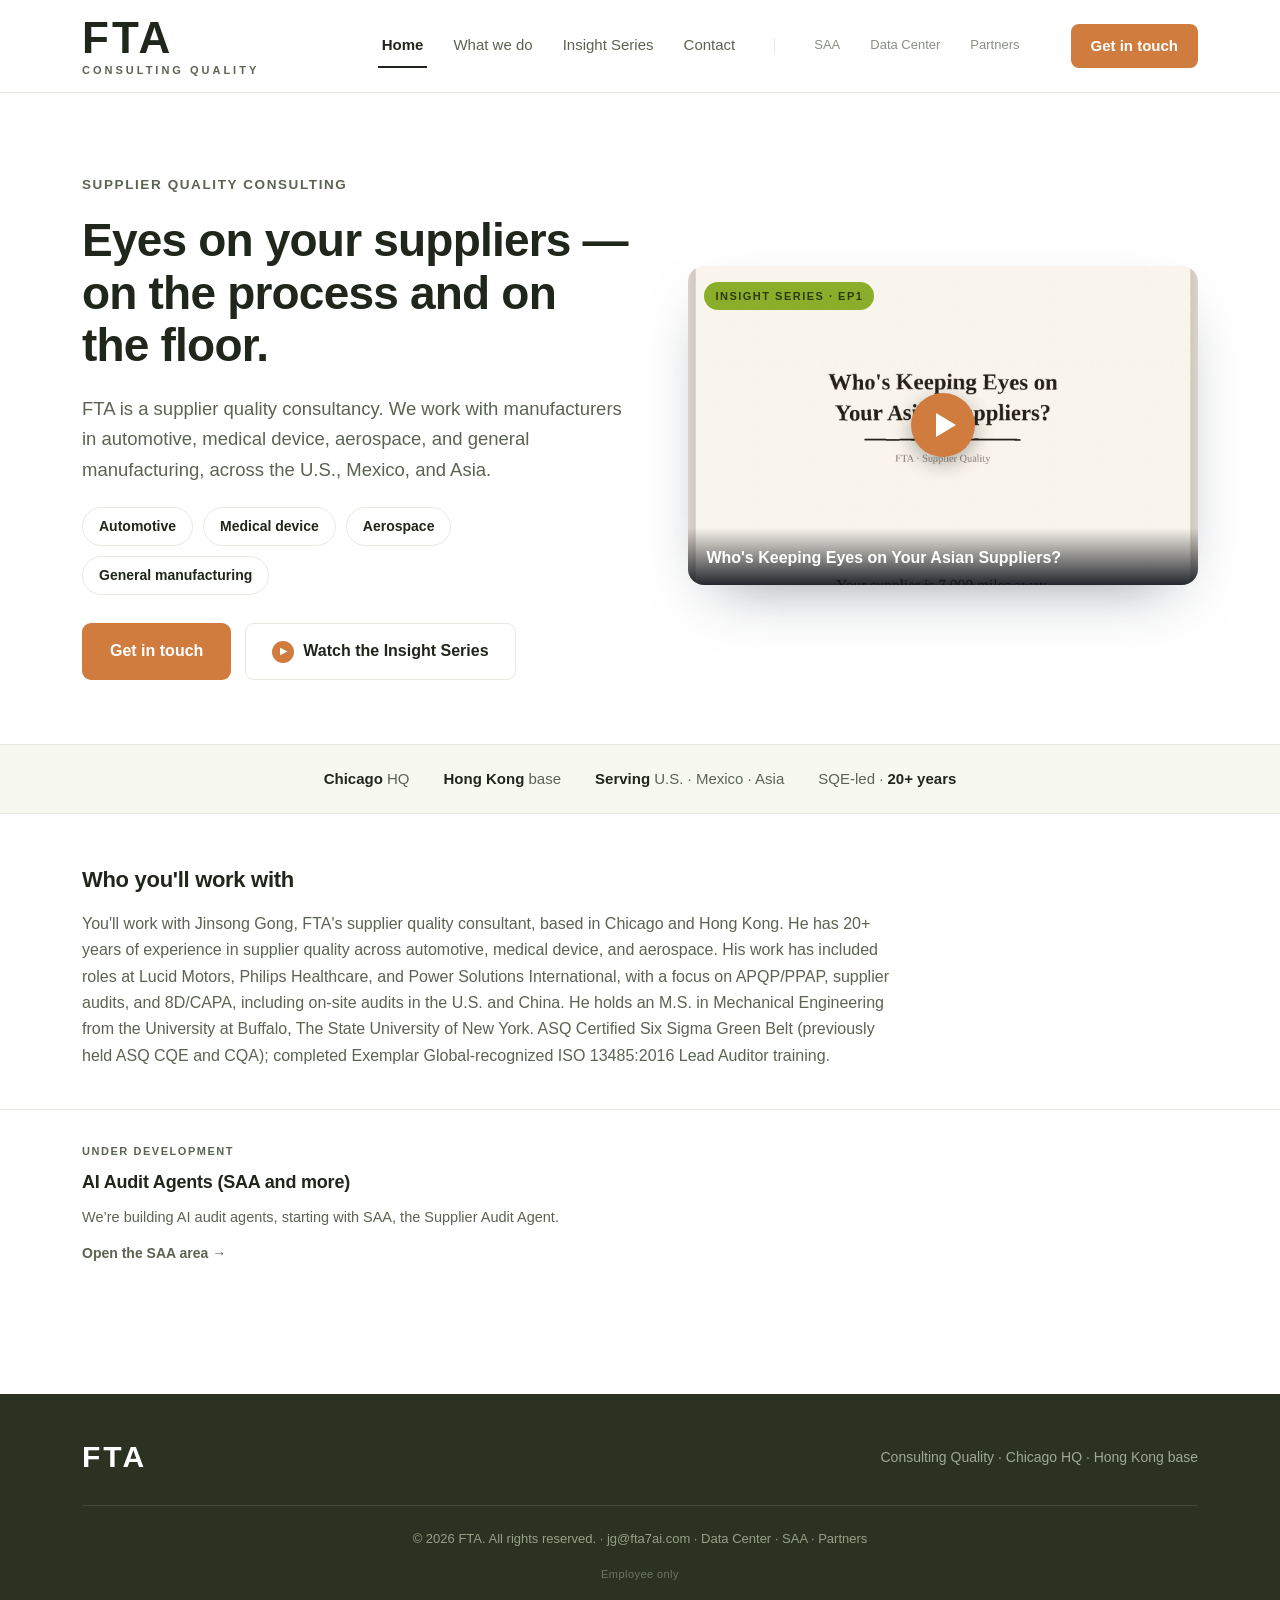
<file: index.html>
<!DOCTYPE html>
<html lang="en">
<head>
<meta charset="UTF-8" />
<meta name="viewport" content="width=device-width, initial-scale=1.0" />
<title>FTA — Supplier Quality Consulting</title>
<link rel="stylesheet" href="/nav-public.css">
<style>
  :root{
    --accent:#D07C3E;        /* 唯一动作色（按钮/CTA/链接） */
    --accent-dark:#A85A28;
    --accent-soft:#FBEEE1;
    --green:#8AAE2A;         /* 点缀绿 — 仅用于徽章 */
    --green-dark:#5F7A16;
    --green-pale:#E7F1C9;    /* 点缀绿 — 仅用于色带背景 */
    --gd-text:#2C3A10;       /* 绿底上的深字 */
    --ink:#20261C;
    --ink-2:#5B6353;
    --line:#E7EAE0;
    --band:#F7F9F1;
    --white:#ffffff;
    --radius:12px;
  }
  *{box-sizing:border-box;margin:0;padding:0}
  html{scroll-behavior:smooth}
  body{font-family:-apple-system,"Segoe UI",Roboto,Helvetica,Arial,sans-serif;color:var(--ink);background:var(--white);line-height:1.65;-webkit-font-smoothing:antialiased}
  a{color:inherit;text-decoration:none}
  .wrap{max-width:1180px;margin:0 auto;padding:0 32px}

  header{position:sticky;top:0;z-index:50;background:rgba(255,255,255,.94);backdrop-filter:saturate(180%) blur(10px);border-bottom:1px solid var(--line)}
  .nav{display:flex;align-items:center;height:92px;gap:36px}
  .brand{display:flex;flex-direction:column;justify-content:center;line-height:1.02;gap:4px}
  .brand .mark{font-size:44px;font-weight:800;letter-spacing:3px;color:var(--ink)}
  .brand .tag-line{font-size:11px;letter-spacing:3px;text-transform:uppercase;color:var(--ink-2);font-weight:700}
  [data-go]{cursor:pointer}
  nav.menu{display:flex;gap:6px;margin-left:auto}
  nav.menu a{padding:9px 4px;margin:0 11px;color:var(--ink-2);font-size:15px;font-weight:500;cursor:pointer;transition:.15s;border-bottom:2px solid transparent}
  nav.menu a:hover{color:var(--ink)}
  nav.menu a.active{color:var(--ink);font-weight:700;border-bottom-color:var(--ink)}
  .cta-btn{background:var(--accent);color:#fff !important;padding:10px 20px;border-radius:8px;font-weight:600;font-size:15px;cursor:pointer;transition:.15s}
  .cta-btn:hover{background:var(--accent-dark)}

  .page{display:none;animation:fade .4s ease}
  .page.active{display:block}
  @keyframes fade{from{opacity:0;transform:translateY(8px)}to{opacity:1;transform:none}}

  .hero{padding:78px 0 64px}
  .hero-grid{display:grid;grid-template-columns:1.08fr 1fr;gap:56px;align-items:center}
  .eyebrow{display:inline-block;color:var(--ink-2);font-weight:700;font-size:13.5px;letter-spacing:1.6px;text-transform:uppercase;margin-bottom:18px}
  h1{font-size:46px;line-height:1.14;font-weight:800;letter-spacing:-.8px;margin-bottom:22px}
  h1 em{font-style:normal;color:var(--ink)}
  .lead{font-size:18.5px;color:var(--ink-2);margin-bottom:22px;max-width:640px}
  .btn-row{display:flex;gap:14px;flex-wrap:wrap}
  .btn-primary{background:var(--accent);color:#fff;padding:14px 28px;border-radius:9px;font-weight:600;font-size:16px;cursor:pointer;transition:.15s;border:none;display:inline-flex;align-items:center;gap:9px}
  .btn-primary:hover{background:var(--accent-dark)}
  .btn-ghost{border:1.5px solid var(--line);color:var(--ink);padding:14px 26px;border-radius:9px;font-weight:600;font-size:16px;cursor:pointer;transition:.15s;display:inline-flex;align-items:center;gap:9px}
  .btn-ghost:hover{border-color:var(--accent);color:var(--accent-dark)}
  .play{width:22px;height:22px;border-radius:50%;background:var(--accent);color:#fff;display:inline-flex;align-items:center;justify-content:center;font-size:9px}

  /* 视频封面：真 poster 图 */
  .cover{position:relative;overflow:hidden;cursor:pointer;background:#20303f center/cover no-repeat;transition:.2s}
  .cover:hover{transform:translateY(-3px);box-shadow:0 18px 44px -26px rgba(30,40,55,.55)}
  .cover .pbtn{position:absolute;left:0;right:0;top:50%;transform:translateY(-50%);margin:auto;width:64px;height:64px;border-radius:50%;background:var(--accent);display:flex;align-items:center;justify-content:center;transition:.2s;box-shadow:0 6px 20px rgba(0,0,0,.3)}
  .cover:hover .pbtn{transform:translateY(-50%) scale(1.1)}
  .cover .pbtn:after{content:"";border-left:20px solid #fff;border-top:12px solid transparent;border-bottom:12px solid transparent;margin-left:5px}
  .cover .ep{position:absolute;top:16px;left:16px;background:var(--green);color:var(--gd-text);font-size:11px;font-weight:700;letter-spacing:1.5px;padding:5px 11px;border-radius:20px}
  .cover .cap{position:absolute;bottom:0;left:0;right:0;padding:20px 18px 16px;color:#fff;background:linear-gradient(transparent,rgba(12,16,22,.9))}
  .cover .cap b{font-size:15px;font-weight:700;line-height:1.3;display:block}
  .cover .cap .sub{font-size:12.5px;color:rgba(255,255,255,.85);font-weight:400;margin-top:4px;display:block}

  .hero-video{border-radius:16px;aspect-ratio:16/10;box-shadow:0 24px 60px -30px rgba(30,40,55,.55)}
  .hero-video .cap b{font-size:16px}

  .trust{border-top:1px solid var(--line);border-bottom:1px solid var(--line);background:var(--band);padding:22px 0}
  .trust .wrap{display:flex;align-items:center;gap:34px;flex-wrap:wrap;justify-content:center;color:var(--ink-2);font-size:15px;font-weight:500}
  .trust b{color:var(--ink)}

  .sec{padding:80px 0}
  .sec.band{background:var(--band)}
  .sec-head{max-width:720px;margin:0 auto 52px;text-align:center}
  h2{font-size:34px;font-weight:800;letter-spacing:-.5px;margin-bottom:14px}
  .sec-head p{font-size:18px;color:var(--ink-2)}

  .cards{display:grid;grid-template-columns:repeat(3,1fr);gap:24px}
  .card{background:var(--white);border:1px solid var(--line);border-radius:var(--radius);padding:34px 30px;transition:.2s}
  .card:hover{border-color:#cfd6c4;box-shadow:0 18px 44px -28px rgba(30,40,55,.28);transform:translateY(-4px)}
  .card .tag{display:inline-block;font-size:13px;font-weight:700;letter-spacing:2px;color:var(--gd-text);background:var(--green);padding:6px 12px;border-radius:7px;margin-bottom:18px}
  .card h3{font-size:20px;font-weight:700;margin-bottom:11px}
  .card p{color:var(--ink-2);font-size:15.5px}

  /* SAA 窄条区块（首页，低调挂靠） */
  .saa-strip{padding:0 0 4px}
  .saa-card{display:flex;align-items:center;justify-content:space-between;gap:28px;flex-wrap:wrap;
    border:1px solid var(--line);border-radius:14px;padding:26px 32px;background:var(--white)}
  .saa-card .txt{max-width:780px}
  .saa-card .eyebrow{margin-bottom:9px}
  .saa-card p{color:var(--ink-2);font-size:15.5px;margin:0}
  .saa-card .go{color:var(--accent-dark);font-weight:700;font-size:15px;white-space:nowrap;cursor:pointer;transition:.15s}
  .saa-card .go:hover{color:var(--accent)}

  .feat-cover{border-radius:16px;aspect-ratio:16/7;box-shadow:0 20px 50px -30px rgba(30,40,55,.5);margin-bottom:34px}
  .feat-cover .cap{padding:22px 26px}
  .feat-cover .cap b{font-size:22px}
  .sq-grid{display:grid;grid-template-columns:repeat(3,1fr);gap:22px}
  .sq{border-radius:14px;aspect-ratio:1/1}
  .sq .pbtn{width:56px;height:56px}
  .sq .pbtn:after{border-left:17px solid #fff;border-top:10px solid transparent;border-bottom:10px solid transparent;margin-left:4px}
  .sq .cap b{font-size:15px}

  .contact-grid{display:grid;grid-template-columns:1fr 1fr;gap:56px;align-items:center}
  .contact-box{background:var(--white);border:1px solid var(--line);border-radius:16px;padding:40px}
  .contact-box .row{display:flex;gap:14px;margin-bottom:22px;align-items:center}
  .contact-box .ic{width:46px;height:46px;border-radius:11px;background:#EDF0E7;color:var(--ink);display:flex;align-items:center;justify-content:center;font-size:19px;flex-shrink:0}
  .contact-box b{display:block;font-size:16px}
  .contact-box span{color:var(--ink-2);font-size:15px}

  .cta-band{background:var(--green-pale);border-radius:20px;padding:56px;text-align:center;color:var(--ink);margin:0 32px}
  .cta-band h2{color:var(--ink)}
  .cta-band p{font-size:18px;color:#54602f;max-width:560px;margin:0 auto 28px}
  .cta-band .btn-primary{background:var(--accent);color:#fff}
  .cta-band .btn-primary:hover{background:var(--accent-dark)}

  /* ===== FTA-added block (2026-10-20): SAA hero row, styled exactly like the hero above ===== */
  .saa-hero{padding:78px 0 64px;border-bottom:1px solid var(--line)}
  .saa-hero h2{font-size:46px;line-height:1.14;font-weight:800;letter-spacing:-.8px;margin-bottom:22px}
  .video-ph{position:relative;overflow:hidden;border-radius:16px;aspect-ratio:16/10;background:#F4F2EC;border:1px solid var(--line);box-shadow:0 24px 60px -30px rgba(30,40,55,.55)}
  .video-ph .ttl{position:absolute;left:0;right:0;top:30%;text-align:center;font-family:Georgia,"Times New Roman",serif;font-weight:700;font-size:22px;color:#20261C;line-height:1.3}
  .video-ph .pbtn{position:absolute;left:0;right:0;top:50%;transform:translateY(-50%);margin:auto;width:64px;height:64px;border-radius:50%;background:var(--accent);opacity:.55;box-shadow:0 6px 20px rgba(0,0,0,.2)}
  .video-ph .pbtn:after{content:"";position:absolute;left:24px;top:20px;border-left:20px solid #fff;border-top:12px solid transparent;border-bottom:12px solid transparent}
  .video-ph .ep{position:absolute;top:16px;left:16px;background:var(--green);color:var(--gd-text);font-size:11px;font-weight:700;letter-spacing:1.5px;padding:5px 11px;border-radius:20px}
  .video-ph .cap{position:absolute;bottom:0;left:0;right:0;padding:20px 18px 16px;color:#fff;background:linear-gradient(transparent,rgba(12,16,22,.9))}
  .video-ph .cap b{font-size:16px;font-weight:700}
  @media(max-width:900px){.saa-hero{padding:56px 0 52px}.saa-hero h2{font-size:34px}}

  .saa-link{text-align:center;margin-top:44px}
  .saa-link a{font-size:13.5px;color:var(--ink-2);letter-spacing:.5px}
  .saa-link a:hover{color:var(--accent-dark)}

  footer{background:#2b3222;color:#cdd4c1;padding:48px 0 28px;margin-top:80px}
  .foot{display:flex;justify-content:space-between;align-items:center;flex-wrap:wrap;gap:16px}
  footer .brand{color:#fff}
  footer .brand .mark{color:#fff;font-size:30px}
  .foot-bot{border-top:1px solid #444c37;margin-top:32px;padding-top:22px;font-size:13px;color:#97a086;text-align:center}
  .foot-bot a{color:#97a086}
  .foot-bot a:hover{color:#fff}

  @media(max-width:900px){
    .hero-grid,.contact-grid{grid-template-columns:1fr}
    .cards,.sq-grid{grid-template-columns:1fr 1fr}
    .feat-cover{aspect-ratio:16/9}
    h1{font-size:34px}h2{font-size:26px}
  }
  @media(max-width:560px){.sq-grid{grid-template-columns:1fr}}
  .cover video{position:absolute;inset:0;width:100%;height:100%;object-fit:cover;background:#000;border-radius:inherit}
  .engine{background:var(--band);border:1px solid var(--line);border-radius:16px;padding:32px;max-width:840px;margin:0 auto}
  .erow{display:flex;align-items:center;gap:10px;margin-bottom:8px}
  .edot{width:10px;height:10px;border-radius:50%;background:var(--accent);box-shadow:0 0 0 4px var(--accent-soft)}
  .etag{font-size:12.5px;font-weight:700;letter-spacing:.4px;color:var(--accent-dark)}
  .ehint{color:var(--ink-2);font-size:14px;margin-bottom:18px}
  .ask{display:flex;gap:12px;margin-bottom:16px;flex-wrap:wrap}
  .ask input{flex:1;min-width:220px;padding:13px 16px;border:1.5px solid var(--line);border-radius:9px;font-size:15px;font-family:inherit;color:var(--ink);background:var(--white)}
  .ask input:focus{outline:none;border-color:var(--accent)}
  .ask .btn-primary{padding:13px 26px}
  .answer{background:var(--white);border:1px solid var(--line);border-radius:11px;padding:20px;min-height:96px;font-size:15px;color:var(--ink-2);line-height:1.62}
  .pipeline{display:flex;gap:10px;flex-wrap:wrap;margin-top:20px}
  .pill{background:var(--white);border:1px solid var(--line);border-radius:20px;padding:8px 15px;font-size:13px;color:var(--ink-2);font-weight:500}
  .pill b{color:var(--ink);font-weight:700}
  .disclaimer{background:var(--accent-soft);border:1px solid #E9C9A9;border-radius:12px;padding:15px 18px;margin-bottom:22px;font-size:14px;color:#7A4A1F;line-height:1.6}
  .disclaimer a{color:var(--accent-dark);font-weight:700}

  .ai-entry{padding:32px 0 48px;border-top:1px solid var(--line)}
  .ai-entry .ai-kicker{font-size:11px;letter-spacing:.14em;text-transform:uppercase;color:var(--ink-2);font-weight:700;margin-bottom:8px}
  .ai-entry h3{font-size:18px;font-weight:700;margin-bottom:8px;letter-spacing:-.2px}
  .ai-entry p{font-size:14.5px;color:var(--ink-2);max-width:560px;margin-bottom:10px}
  .ai-entry a{font-size:14px;color:var(--ink-2);font-weight:600}
  .ai-entry a:hover{color:var(--accent-dark)}

  .industries{display:flex;flex-wrap:wrap;gap:10px;margin:0 0 8px}
  .industries span{border:1px solid var(--line);border-radius:999px;padding:7px 16px;font-size:14px;font-weight:600;color:var(--ink);background:var(--white)}
  .scope{margin-top:28px;color:var(--ink-2);font-size:16px;max-width:820px;line-height:1.65}
  .cred{margin-top:16px;font-size:13.5px;color:var(--ink-2);max-width:820px;line-height:1.55}
  .who{margin-top:36px;max-width:820px}
  .who h3{font-size:22px;font-weight:800;letter-spacing:-.3px;margin-bottom:12px}
  .who p{font-size:16px;color:var(--ink-2);line-height:1.65}
  .who-home{padding:48px 0 40px}
  .who-home .who{margin-top:0}
  .cards.four{grid-template-columns:repeat(2,1fr)}
  .foot-emp{margin-top:16px;text-align:center;font-size:11px;letter-spacing:.04em}
  .foot-emp a{color:#6d7564}
  .foot-emp a:hover{color:#cdd4c1}
</style>
</head>
<body>
<header>
  <div class="wrap nav">
    <div class="brand"><span class="mark">FTA</span><span class="tag-line">Consulting Quality</span></div>
    <nav class="menu">
      <span class="nav-group nav-main">
        <a data-go="home" class="active">Home</a><a data-go="services">What we do</a><a href="/videos/">Insight Series</a><a data-go="contact">Contact</a>
      </span>
      <span class="nav-gap" aria-hidden="true"></span>
      <span class="nav-group nav-quiet">
        <a href="/saa/">SAA</a><a href="/datacenter/">Data Center</a><a href="/partners/">Partners</a>
      </span>
    </nav>
    <a class="cta-btn" data-go="contact">Get in touch</a>
  </div>
</header>

<!-- ====== 1. HOME ====== -->
<section class="page active" id="home">
  <div class="hero"><div class="wrap hero-grid">
    <div>
      <span class="eyebrow">Supplier Quality Consulting</span>
      <h1>Eyes on your suppliers —<br><em>on the process and on the floor.</em></h1>
      <p class="lead">FTA is a supplier quality consultancy. We work with manufacturers in automotive, medical device, aerospace, and general manufacturing, across the U.S., Mexico, and Asia.</p>
      <div class="industries" aria-label="Industries we work with">
        <span>Automotive</span>
        <span>Medical device</span>
        <span>Aerospace</span>
        <span>General manufacturing</span>
      </div>
      <div class="btn-row" style="margin-top:28px">
        <a class="btn-primary" href="mailto:jg@fta7ai.com">Get in touch</a>
        <a class="btn-ghost" href="/videos/"><span class="play">▶</span> Watch the Insight Series</a>
      </div>
    </div>
    <div class="cover hero-video" style="background-image:url('videos/EP1_EyesOnAsia_poster.jpg')" data-v="videos/EP1_EyesOnAsia_web_ready.mp4">
      <div class="ep">INSIGHT SERIES · EP1</div>
      <div class="pbtn"></div>
      <div class="cap"><b>Who's Keeping Eyes on Your Asian Suppliers?</b></div>
    </div>
  </div></div>

  <div class="trust"><div class="wrap">
    <span><b>Chicago</b> HQ</span>
    <span><b>Hong Kong</b> base</span>
    <span><b>Serving</b> U.S. · Mexico · Asia</span>
    <span>SQE-led · <b>20+ years</b></span>
  </div></div>


  <div class="who-home"><div class="wrap">
    <div class="who">
      <h3>Who you'll work with</h3>
      <p>You'll work with Jinsong Gong, FTA's supplier quality consultant, based in Chicago and Hong Kong. He has 20+ years of experience in supplier quality across automotive, medical device, and aerospace. His work has included roles at Lucid Motors, Philips Healthcare, and Power Solutions International, with a focus on APQP/PPAP, supplier audits, and 8D/CAPA, including on-site audits in the U.S. and China. He holds an M.S. in Mechanical Engineering from the University at Buffalo, The State University of New York. ASQ Certified Six Sigma Green Belt (previously held ASQ CQE and CQA); completed Exemplar Global-recognized ISO 13485:2016 Lead Auditor training.</p>
    </div>
  </div></div>

  <div class="ai-entry"><div class="wrap">
    <p class="ai-kicker">Under development</p>
    <h3>AI Audit Agents (SAA and more)</h3>
    <p>We&rsquo;re building AI audit agents, starting with SAA, the Supplier Audit Agent.</p>
    <a href="/saa/">Open the SAA area &rarr;</a>
  </div></div>
</section>

<!-- ====== 2. WHAT WE DO ====== -->
<section class="page" id="services">
  <div class="sec"><div class="wrap">
    <div class="sec-head">
      <span class="eyebrow">What we do</span>
      <h2>On-site supplier quality work</h2>
      <p>Independent quality work at the supplier — before a problem reaches your dock.</p>
    </div>
    <div class="industries" aria-label="Industries we work with">
      <span>Automotive</span>
      <span>Medical device</span>
      <span>Aerospace</span>
      <span>General manufacturing</span>
    </div>
    <div class="cards four" style="margin-top:28px">
      <div class="card"><span class="tag">PROC</span><h3>Process audit</h3><p>How the process is actually run on the floor — not only what the procedure says.</p></div>
      <div class="card"><span class="tag">PROD</span><h3>Production audit</h3><p>Whether production can hold the quality the sample or the plan promised.</p></div>
      <div class="card"><span class="tag">SUP</span><h3>Supplier audit</h3><p>On-site supplier audits and assessments across the U.S., Mexico, and Asia.</p></div>
      <div class="card"><span class="tag">NPI</span><h3>APQP, PPAP, and 8D/CAPA</h3><p>New-product quality planning, PPAP, and driving 8D/CAPA to verified closure.</p></div>
    </div>
    <p class="scope">Process audit, production audit, supplier audit, APQP, PPAP, and 8D/CAPA. Scope of work includes IATF 16949, VDA 6.3, ISO 13485, and AS9100-type work. This is the scope we work in — not a certification claim.</p>
    <div class="who">
      <h3>Who you'll work with</h3>
      <p>You'll work with Jinsong Gong, FTA's supplier quality consultant, based in Chicago and Hong Kong. He has 20+ years of experience in supplier quality across automotive, medical device, and aerospace. His work has included roles at Lucid Motors, Philips Healthcare, and Power Solutions International, with a focus on APQP/PPAP, supplier audits, and 8D/CAPA, including on-site audits in the U.S. and China. He holds an M.S. in Mechanical Engineering from the University at Buffalo, The State University of New York. ASQ Certified Six Sigma Green Belt (previously held ASQ CQE and CQA); completed Exemplar Global-recognized ISO 13485:2016 Lead Auditor training.</p>
    </div>
  </div></div>
  <div class="sec band"><div class="cta-band">
    <h2>Ready to put eyes on your suppliers?</h2>
    <p>Tell us where your risk is. We'll be on the floor.</p>
    <a class="btn-primary" href="mailto:jg@fta7ai.com">Get in touch</a>
  </div></div>
</section>



<!-- ====== 4. CONTACT ====== -->
<section class="page" id="contact">
  <div class="sec"><div class="wrap">
    <div class="sec-head">
      <span class="eyebrow">Contact</span>
      <h2>Get in touch</h2>
      <p>For process, production, or supplier audits, APQP, PPAP, or 8D/CAPA — reach out directly.</p>
    </div>
    <div class="contact-grid">
      <div class="contact-box">
        <div class="row"><div class="ic">✉</div><div><b>Email</b><span>jg@fta7ai.com</span></div></div>
        <div class="row"><div class="ic">◈</div><div><b>Web</b><span>fta7ai.com</span></div></div>
        <div class="row"><div class="ic">◷</div><div><b>Coverage</b><span>U.S. · Mexico · Asia</span></div></div>
        <a class="btn-primary" href="https://calendly.com/fta-quality" target="_blank" rel="noopener" style="width:100%;justify-content:center;margin-top:8px"><span style="font-size:17px">◷</span> Book a 15-minute call</a>
        <a class="btn-ghost" href="mailto:jg@fta7ai.com" style="width:100%;justify-content:center;margin-top:12px">Email us</a>
      </div>
      <div>
        <h2 style="font-size:26px">Eyes on your suppliers.</h2>
        <p class="lead">On-site supplier quality work for automotive, medical device, aerospace, and general manufacturing.</p>
      </div>
    </div>
  </div></div>
</section>

<footer><div class="wrap">
  <div class="foot">
    <div class="brand"><span class="mark">FTA</span></div>
    <span style="color:#9fa891;font-size:14px">Consulting Quality · Chicago HQ · Hong Kong base</span>
  </div>
  <div class="foot-bot">© 2026 FTA. All rights reserved. · jg@fta7ai.com · <a href="/datacenter/">Data Center</a> · <a href="/saa/">SAA</a> · <a href="/partners/">Partners</a></div>
  <div class="foot-emp"><a href="/employee/">Employee only</a></div>
</div></footer>

<script>
  function go(id){
    document.querySelectorAll('.page').forEach(function(p){p.classList.toggle('active',p.id===id)});
    document.querySelectorAll('nav.menu a').forEach(function(a){a.classList.toggle('active',a.dataset.go===id)});
    window.scrollTo({top:0,behavior:'smooth'});
  }
  document.querySelectorAll('[data-go]').forEach(function(el){
    el.addEventListener('click',function(e){e.preventDefault();go(el.dataset.go)});
  });
  document.querySelectorAll('.cover[data-v]').forEach(function(c){
    c.addEventListener('click',function(){
      c.innerHTML='<video controls autoplay playsinline style="position:absolute;inset:0;width:100%;height:100%;object-fit:cover;background:#000"><source src="'+c.getAttribute('data-v')+'" type="video/mp4"></video>';
      c.style.cursor='default';
    });
  });
</script>
</body>
</html>
</file>
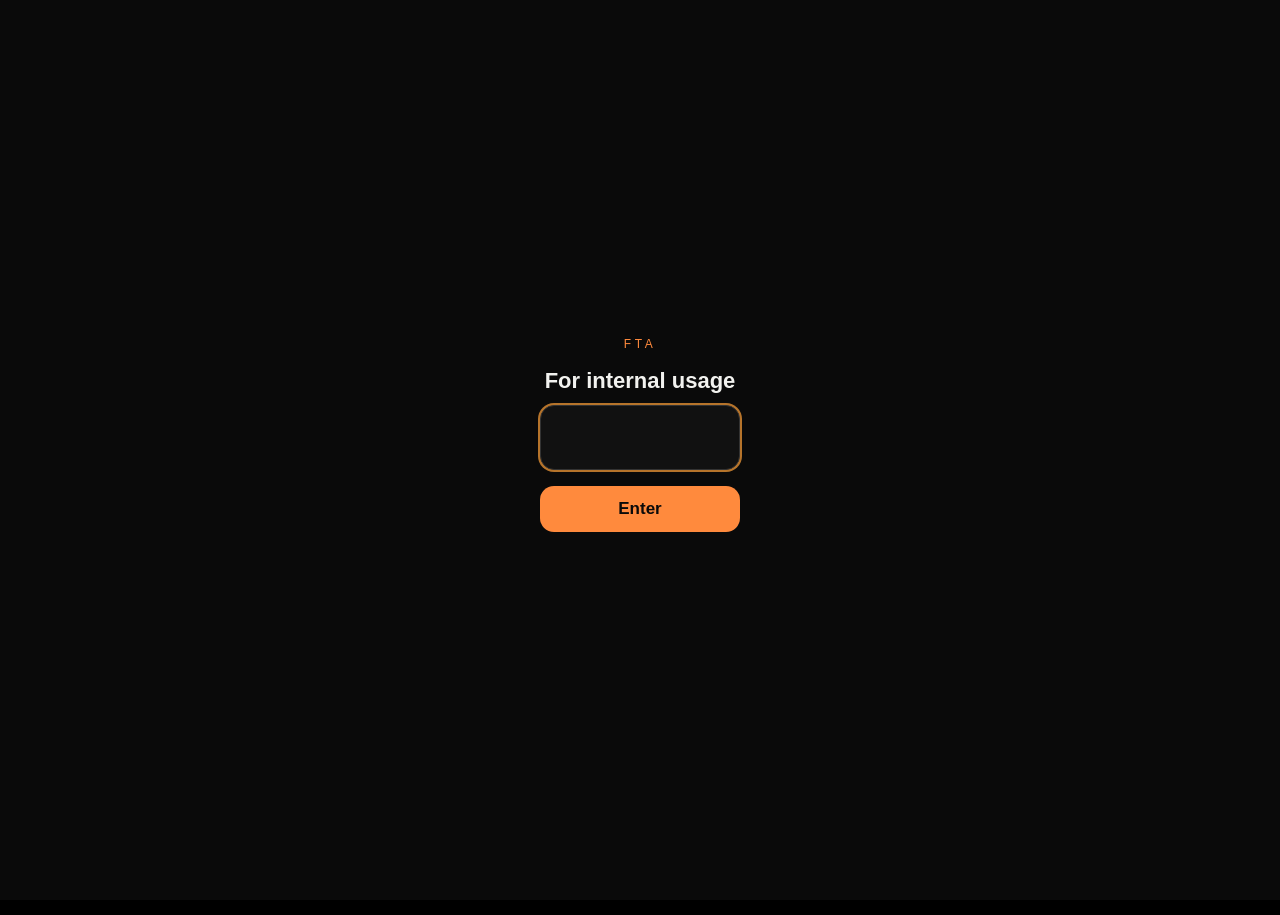
<file: as/index.html>
<!DOCTYPE html>
<html lang="en">
<head>
<meta charset="utf-8">
<meta name="viewport" content="width=device-width, initial-scale=1, viewport-fit=cover">
<meta name="robots" content="noindex,nofollow">
<meta name="apple-mobile-web-app-capable" content="yes">
<meta name="mobile-web-app-capable" content="yes">
<meta name="apple-mobile-web-app-status-bar-style" content="black-translucent">
<meta name="apple-mobile-web-app-title" content="AS Secretary">
<meta name="theme-color" content="#000000">
<link rel="apple-touch-icon" href="[data-uri]">
<link rel="icon" href="[data-uri]">
<title>AS · Auditing Secretary / 审核秘书 — DRAFT prototype rev03</title>
<style>
:root{
  --bg:#000;--g1:#1c1c1c;--g2:#2c2c2c;--g3:#3a3a3a;--sep:#383838;
  --lab:#f2f2f2;--lab2:#a1a1a1;--lab3:#6e6e6e;
  /* PALETTE: neutrals (black/white/greys) + orange + green; red ONLY for recording state (+ press-feedback on delete) */
  --or:#ffa23a;--or-t:rgba(255,162,58,.16);
  --gr:#34d399;--gr-t:rgba(52,211,153,.16);
  --rd:#ff453a;--rd-t:rgba(255,69,58,.16);
  --blur:saturate(180%) blur(22px);
  --sat:env(safe-area-inset-top);--sab:env(safe-area-inset-bottom);
  --font:-apple-system,BlinkMacSystemFont,"SF Pro Text","SF Pro Display","Helvetica Neue","PingFang SC","Hiragino Sans GB","Noto Sans CJK SC","Microsoft YaHei",sans-serif;
}
*{box-sizing:border-box;-webkit-tap-highlight-color:transparent}
html{-webkit-text-size-adjust:100%;background:#000}
html,body{margin:0;background:#000;color:var(--lab);font:17px/1.4 var(--font);-webkit-font-smoothing:antialiased}
body{max-width:720px;margin:0 auto;padding-bottom:calc(var(--sab) + 24px);overflow-x:hidden}
body.incap{padding-bottom:calc(var(--sab) + 112px)}
a{color:var(--or);text-decoration:none}
.zh{color:var(--lab2);font-size:.88em;font-weight:400}
.ic{width:1em;height:1em;flex:none;display:inline-block;vertical-align:-.14em}
button,input,select,textarea{font-family:inherit}

/* ---- bars ---- */
.back{position:sticky;top:0;z-index:50;display:flex;align-items:center;justify-content:space-between;
  background:rgba(0,0,0,.72);-webkit-backdrop-filter:var(--blur);backdrop-filter:var(--blur);
  border-bottom:.5px solid rgba(84,84,84,.55);padding:calc(var(--sat) + 2px) 8px 2px 8px;min-height:calc(var(--sat) + 48px)}
body.incase .back{display:none}
.back a{display:inline-flex;align-items:center;gap:2px;min-height:44px;padding:0 8px;font-size:17px;color:var(--or)}
.back a .ic{width:22px;height:22px}
.draft{display:inline-block;border:1px solid rgba(255,162,58,.6);color:var(--or);border-radius:6px;padding:1px 7px;font-size:11px;font-weight:700;letter-spacing:.8px;margin-right:8px}
.nav{position:sticky;top:0;z-index:90;background:rgba(0,0,0,.72);-webkit-backdrop-filter:var(--blur);backdrop-filter:var(--blur);
  border-bottom:.5px solid rgba(84,84,84,.55);padding:calc(var(--sat) + 2px) 8px 8px;margin:0 -0px}
.nav .bar{display:grid;grid-template-columns:1fr auto 1fr;align-items:center;min-height:44px}
.nav .bk{white-space:nowrap;justify-self:start;display:inline-flex;align-items:center;min-height:44px;min-width:44px;padding:0 6px 0 2px;background:none;border:0;color:var(--or);font-size:17px;cursor:pointer;transition:opacity .15s}
.nav .bk:active{opacity:.4}
.nav .bk .ic{width:22px;height:22px}
.nav .ttl{text-align:center;line-height:1.15;max-width:150px;min-width:0}
.nav .ttl b{display:block;font-size:15px;font-weight:600;white-space:nowrap;overflow:hidden;text-overflow:ellipsis}
.nav .ttl>span{display:block;font-size:11px;color:var(--lab2);white-space:nowrap;overflow:hidden;text-overflow:ellipsis;font-variant-numeric:tabular-nums}
.nav .rt{justify-self:end}
.wrap{padding:0 16px}
.pg{padding:8px 16px 0}

/* ---- titles ---- */
.lt{font-size:27px;line-height:1.12;font-weight:800;letter-spacing:-.4px;margin:18px 0 2px}
.lt .as{color:var(--or)}
.lts{font-size:17px;color:var(--lab2);margin:0 0 4px}
.meta{color:var(--lab3);font-size:11.5px;margin:2px 0 14px;letter-spacing:.1px}
.ctitle{font-size:22px;font-weight:700;letter-spacing:-.2px;line-height:1.2;margin:14px 0 2px}
.fine{font-size:13px;line-height:1.4;color:var(--lab2)}

/* ---- segmented control (tabs / filters) ---- */
.tabs{display:flex;gap:2px;background:var(--g1);border-radius:9px;padding:2px;margin:8px 0 0}
.tabs .btn{flex:1;min-height:36px;padding:2px 2px;white-space:nowrap;border:0;border-radius:7px;background:none;color:var(--lab);font-size:13.5px;font-weight:500;box-shadow:none;gap:3px;transition:background .2s,color .2s}
.tabs .btn.on{background:var(--g3);color:#fff;font-weight:600;box-shadow:0 1px 3px rgba(0,0,0,.5)}
.tabs .btn:active{transform:none;opacity:.7}
.tabs .btn .zh{color:inherit;opacity:.65;font-size:11.5px;white-space:nowrap}
.tabs.filt{margin:12px 0 14px}

/* ---- grouped lists ---- */
.sh{font-size:13px;color:var(--lab2);margin:22px 16px 7px;letter-spacing:.2px}
.sf{font-size:13px;color:var(--lab2);margin:7px 16px 0;line-height:1.4}
.grp{background:var(--g1);border-radius:14px;margin:0 0 4px;overflow:hidden}
.grp>.r{padding:12px 16px;position:relative}
.grp>.r+.r{border-top:.5px solid var(--sep)}
.grp.pri{background:linear-gradient(180deg,rgba(255,162,58,.14),rgba(255,162,58,.04)),var(--g1);box-shadow:inset 0 0 0 1px rgba(255,162,58,.35)}
.grp.dng{box-shadow:inset 0 0 0 1px var(--g3)}
.grp h2,.r h2{font-size:17px;font-weight:600;margin:0 0 2px;line-height:1.3}
.grp .rowl{display:flex;align-items:center;justify-content:space-between;gap:12px;min-height:44px}
.rowl .tx{min-width:0}
.rowl .tx b{font-weight:600}
.lnk{display:flex;align-items:center;justify-content:space-between;gap:8px;width:100%;min-height:48px;padding:10px 16px;background:none;border:0;border-radius:0;color:var(--lab);font-size:17px;text-align:left;cursor:pointer;transition:background .12s}
.lnk:active{background:var(--g2)}
.lnk .ic{width:20px;height:20px;color:var(--or)}
.lnk .ch{color:var(--lab3);width:14px;height:14px}
.lnk.or{color:var(--or)}
.lnk.red{color:var(--lab)}.lnk.red .ic{color:var(--lab2)}.lnk.red:active,.lnk.red:active .ic{color:var(--rd)}
.lnk[disabled]{opacity:.35;cursor:not-allowed}
.lnk .l{display:flex;align-items:center;gap:12px}
.field{display:flex;flex-direction:column;gap:2px;padding:8px 16px}
.field label{font-size:12.5px;color:var(--lab2);margin:0}
.field+.field{border-top:.5px solid var(--sep)}
label{display:block;font-size:12.5px;color:var(--lab2);margin:10px 0 4px}
input,select,textarea{width:100%;background:var(--g2);color:var(--lab);border:0;border-radius:10px;padding:10px 12px;font:inherit;font-size:17px;min-height:44px;outline:none;-webkit-appearance:none;appearance:none;transition:box-shadow .15s}
.field input,.field select{background:none;padding:2px 0;min-height:28px;border-radius:0}
input:focus,select:focus,textarea:focus{box-shadow:0 0 0 2px rgba(255,162,58,.7)}
.field input:focus,.field select:focus{box-shadow:none}
input::placeholder,textarea::placeholder{color:var(--lab3)}
textarea{min-height:92px;resize:vertical;line-height:1.4}
select{background-image:url("data:image/svg+xml,%3Csvg xmlns='http://www.w3.org/2000/svg' width='12' height='20' viewBox='0 0 12 20' fill='none' stroke='%236e6e6e' stroke-width='2' stroke-linecap='round' stroke-linejoin='round'%3E%3Cpath d='M2 7l4-4 4 4M2 13l4 4 4-4'/%3E%3C/svg%3E");background-repeat:no-repeat;background-position:right 10px center;padding-right:30px}
input[type=date]{min-height:28px}

/* ---- buttons ---- */
.row{display:flex;gap:8px;flex-wrap:wrap}
.btn{min-height:44px;min-width:44px;padding:8px 16px;border-radius:12px;border:0;background:var(--g2);color:var(--lab);font:inherit;font-size:16px;font-weight:600;cursor:pointer;display:inline-flex;align-items:center;justify-content:center;gap:8px;text-align:center;transition:transform .12s ease,opacity .12s,background .15s;line-height:1.2}
.btn:active{transform:scale(.97);opacity:.75}
.btn.pri{background:var(--or);color:#000}
.btn.dan{background:var(--g2);color:var(--lab)}.btn.dan .ic{color:var(--lab2)}.btn.dan:active,.btn.dan:active .ic{color:var(--rd)}
.btn.sm{min-height:44px;padding:6px 14px;font-size:15px}
.btn.big{min-height:56px;font-size:18px;width:100%;border-radius:14px}
.btn[disabled]{opacity:.32;cursor:not-allowed;transform:none}
.btn .ic{width:20px;height:20px}
.btn .zh{color:inherit;opacity:.7}
a.btn{text-decoration:none}
.btn.seg{min-height:36px;padding:2px 12px;font-size:14px;border-radius:9px}
.btn.on{background:var(--g3);color:#fff}
.stl{display:flex;gap:2px;background:var(--g2);border-radius:9px;padding:2px;margin-top:4px}
.stl .btn{flex:1;flex-direction:column;gap:0;min-height:44px;padding:4px 2px;background:none;border-radius:7px;font-size:14px;font-weight:600;white-space:nowrap;color:var(--lab);transition:background .2s,color .2s}
.stl .btn .zh{font-size:12px}
.stl .btn:active{transform:none}
.stl .btn.on-seen{background:var(--gr);color:#000}
.stl .btn.on-not{background:var(--or);color:#000}
.stl .btn.on-na{background:var(--lab2);color:#000}

/* ---- chips ---- */
.chip{font-size:12px;font-weight:600;padding:2px 9px;border-radius:99px;background:var(--g2);color:var(--lab2);white-space:nowrap;display:inline-block;margin:2px 4px 2px 0}
.chip.seen{background:var(--gr-t);color:var(--gr)}.chip.not{background:var(--or);color:#000}.chip.na{background:var(--g3);color:var(--lab)}
.chip.tag{background:var(--g2);color:var(--lab)}

/* ---- banners / notes ---- */
.note,.banner{background:var(--g1);border-radius:14px;padding:12px 16px;margin:12px 0;font-size:14px;line-height:1.45;color:var(--lab2)}
.note b,.banner b{color:var(--lab)}
.warn{background:var(--or-t);color:var(--lab2)}
.warn b{color:var(--or)}
.tip{display:flex;gap:12px;align-items:flex-start}
.tip .ic{width:22px;height:22px;color:var(--or);margin-top:1px}

/* ---- capture screen ---- */
.cwrap{text-align:center;position:relative;overflow:hidden}
.ctz{font-size:13px;margin-top:-1px}
.cnum{font-variant-numeric:tabular-nums;font-feature-settings:"tnum"}
.cpill{display:inline-flex;align-items:center;gap:6px;background:var(--g1);border-radius:99px;padding:4px 11px 4px 9px;font-size:13px;font-weight:600;color:var(--lab2);box-shadow:inset 0 0 0 .5px rgba(255,162,58,.28);transition:color .3s}
.cpill::before{content:"";width:6px;height:6px;border-radius:50%;background:var(--or);opacity:.6}
.cpill.held{color:var(--lab3);box-shadow:inset 0 0 0 .5px var(--g3)}.cpill.held::before{background:var(--lab3)}
.cpill.fin::before{background:var(--gr)}
.spill{display:inline-flex;align-items:center;gap:7px;background:none;border-radius:99px;padding:4px 4px;font-size:12px;color:var(--lab3);font-variant-numeric:tabular-nums}
.spill b{color:var(--lab2);font-weight:600}
.spill .sep{width:1px;height:10px;background:var(--g3)}
.spill .ic{width:12px;height:12px}
.statebar{display:inline-flex;align-items:center;gap:6px;font-size:12.5px;font-weight:500;margin:6px 0 0;color:var(--or);opacity:.85}
.statebar.rec{opacity:1}
.statebar.held{color:var(--lab2)}
.statebar.fin{color:var(--gr)}
.statebar.rec{color:var(--rd)}
.dot{width:7px;height:7px;border-radius:50%;background:currentColor;display:inline-block;flex:none}
.statebar .dot{animation:blink 1.6s ease-in-out infinite}
.statebar.held .dot,.statebar.fin .dot{animation:none}
.statebar.rec .dot{animation:blink .9s ease-in-out infinite}
.capzone{position:absolute;left:0;right:0;top:max(40%,222px);transform:translateY(-50%);display:flex;flex-direction:column;align-items:center}
.cap{display:flex;justify-content:center;gap:28px;margin:0 0 6px}
.capfoot{position:absolute;left:16px;right:16px;bottom:6px}
.crow{display:flex;align-items:center;justify-content:space-between}
.capfoot .meta{margin:4px 0 0;text-align:center;font-size:10.5px}
.capbtn{background:none;border:0;padding:0;color:var(--lab);font:inherit;display:flex;flex-direction:column;align-items:center;gap:10px;cursor:pointer;width:152px;-webkit-user-select:none;user-select:none}
.capbtn .disc{width:132px;height:132px;border-radius:50%;display:flex;align-items:center;justify-content:center;position:relative;transition:transform .14s cubic-bezier(.3,.7,.4,1),box-shadow .2s,background .2s}
.capbtn .disc .ic{width:54px;height:54px}
.capbtn:active .disc{transform:scale(.93)}
.capbtn.photo .disc{background:var(--or);color:#000;box-shadow:0 10px 30px -8px rgba(255,162,58,.55),inset 0 1px 0 rgba(255,255,255,.35)}
.capbtn.voice .disc{background:var(--g1);color:var(--or);box-shadow:inset 0 0 0 2px rgba(255,162,58,.55)}
.capbtn.recording .disc{background:var(--rd);color:#fff;box-shadow:0 0 0 0 rgba(255,69,58,.55);animation:ring 1.5s ease-out infinite}
.capbtn.recording .disc .ic{width:40px;height:40px}
.capbtn .t{font-size:17px;font-weight:700;line-height:1.1}
.capbtn .z{font-size:13px;color:var(--lab2);font-weight:400;line-height:1.1;margin-top:-6px}
.capbtn.recording .t{color:var(--rd)}
.capbtn[disabled]{opacity:.45;cursor:not-allowed}
.capbtn[disabled] .disc{background:var(--g2);color:var(--lab3);box-shadow:none}
.capbtn[disabled]:active .disc{transform:none}
.textlink{display:inline-flex;align-items:center;justify-content:center;gap:8px;margin:2px auto 0;padding:0 20px;min-height:44px;font-size:16px;font-weight:600;color:var(--or);background:var(--or-t);border:0;border-radius:99px;cursor:pointer;transition:transform .12s,opacity .12s}
.textlink:active{transform:scale(.96);opacity:.7}
.textlink[disabled]{opacity:.6;color:var(--lab3);background:var(--g1)}
.textlink .ic{width:18px;height:18px}
.ctlbar{position:fixed;left:0;right:0;bottom:0;z-index:40;background:rgba(0,0,0,.72);-webkit-backdrop-filter:var(--blur);backdrop-filter:var(--blur);border-top:.5px solid rgba(84,84,84,.55);padding:10px 16px calc(var(--sab) + 10px)}
.ctl{display:flex;gap:10px;max-width:720px;margin:0 auto}
.ctl .btn{flex:1;flex-direction:column;gap:2px;min-height:62px;padding:8px 4px;border-radius:16px;font-size:15px;background:var(--g1);color:var(--lab)}
.ctl .btn .ic{width:24px;height:24px}
.ctl .btn .zh{font-size:12px}
.ctl .btn.hold{background:var(--g2);color:var(--lab)}
.ctl .btn.resume{background:#f2f2f2;color:#000}
.ctl .btn[disabled]{background:var(--g1);color:var(--lab3);opacity:.7}

/* ---- review ---- */
.ent{background:var(--g1);border-radius:14px;margin:0 0 14px;overflow:hidden}
.ent .eh{display:flex;align-items:center;gap:10px;padding:12px 16px 4px}
.ent .num{font-size:15px;font-weight:800;background:var(--or);color:#000;border-radius:99px;min-width:36px;padding:2px 10px;text-align:center;font-variant-numeric:tabular-nums}
.ent .eh .meta2{font-size:13px;color:var(--lab2);flex:1;min-width:0}
.ent .eb{padding:6px 16px 10px}
.ent .thumbbig{width:100%;max-width:240px;aspect-ratio:4/3;height:auto;object-fit:cover;border-radius:12px;display:block;margin:4px 0 8px}
.ent audio{width:100%;height:44px;margin:4px 0 4px;color-scheme:dark;filter:grayscale(1)}
.ent .txt{white-space:pre-wrap;margin:2px 0 6px;font-size:16px;line-height:1.45}
.ent .tg{padding:0 16px 8px}
.ent .lnk{border-top:.5px solid var(--sep);color:var(--or);font-size:16px;font-weight:500;min-height:46px}
.ent .ed{padding:0 16px 14px;border-top:.5px solid var(--sep)}
.ent .ed label:first-child{margin-top:12px}
.nav-row{display:flex;gap:10px;margin:18px 0 6px}
.nav-row .btn{flex:1;min-height:50px}

/* ---- summary ---- */
.sumblk{border-left:3px solid var(--or);padding:2px 0 2px 12px;margin:12px 0;border-radius:1px}
.sumblk .k{color:var(--or);font-weight:600;font-size:13px;letter-spacing:.2px;display:block;margin-bottom:2px}
.sumblk .zh{display:block;margin-top:2px}
.sumhd{display:flex;justify-content:space-between;align-items:flex-start;gap:10px}
.sumhd .nn{flex:none;width:28px;height:28px;border-radius:50%;background:var(--g2);color:var(--or);font-weight:700;font-size:14px;display:flex;align-items:center;justify-content:center}
.sumhd h2{flex:1}
.k{color:var(--or);font-weight:600}
.exp{display:grid;grid-template-columns:1fr 1fr;gap:8px;margin-top:4px}
.exp .btn{width:100%}

/* ---- list rows on home ---- */
.listrow{display:flex;gap:8px;align-items:center;justify-content:space-between;padding:6px 16px 6px;min-height:60px}
.grp>.listrow+.listrow{border-top:.5px solid var(--sep)}
.listrow .btn{background:var(--or-t);color:var(--or)}
.empty{padding:20px 16px;text-align:center;color:var(--lab2);font-size:15px}
.prog{height:6px;background:var(--g2);border-radius:4px;overflow:hidden}

/* ---- sheets ---- */
.sheet-bg{position:fixed;inset:0;background:rgba(0,0,0,.55);-webkit-backdrop-filter:blur(8px);backdrop-filter:blur(8px);z-index:80;display:flex;align-items:flex-end;justify-content:center;animation:fadein .22s ease both}
.sheet{background:rgba(28,28,28,.96);-webkit-backdrop-filter:var(--blur);backdrop-filter:var(--blur);border-radius:22px 22px 0 0;padding:8px 20px calc(var(--sab) + 20px);width:100%;max-width:720px;max-height:calc(100vh - 118px);max-height:calc(100dvh - 118px);overflow:auto;animation:slideup .32s cubic-bezier(.2,.9,.25,1) both;box-shadow:0 -10px 40px rgba(0,0,0,.6)}
.sheet .grab{width:38px;height:5px;border-radius:3px;background:var(--g3);margin:4px auto 14px}
.sheet h2{font-size:21px;font-weight:700;margin:0 0 6px;letter-spacing:-.2px}
.sheet p{margin:0 0 14px;color:var(--lab2);font-size:15px;line-height:1.45}
.sheet .btn.big{margin-bottom:8px}
.sheet .btn.plain{background:var(--g2)}
.sheet .row .btn{flex:1}
.sicon{width:48px;height:48px;border-radius:14px;background:var(--or-t);color:var(--or);display:flex;align-items:center;justify-content:center;margin:0 0 10px}
.sicon .ic{width:26px;height:26px}
.pre{white-space:pre-wrap;font-size:14px}

/* ---- toast ---- */
.toast{pointer-events:none;position:fixed;left:16px;right:16px;margin:0 auto;max-width:420px;top:calc(var(--sat) + 10px);z-index:99;display:flex;gap:10px;align-items:flex-start;background:rgba(44,44,44,.92);-webkit-backdrop-filter:var(--blur);backdrop-filter:var(--blur);border-radius:16px;padding:12px 16px;font-size:14.5px;line-height:1.4;box-shadow:0 10px 30px rgba(0,0,0,.6);animation:toastin .3s cubic-bezier(.2,.9,.25,1) both}
.toast .ic{width:22px;height:22px;color:var(--gr);margin-top:0}


.rec{color:var(--rd);font-weight:700}
.mono{font-variant-numeric:tabular-nums}
#ind{font-variant-numeric:tabular-nums}

@keyframes blink{50%{opacity:.3}}
@keyframes ring{0%{box-shadow:0 0 0 0 rgba(255,69,58,.55)}100%{box-shadow:0 0 0 30px rgba(255,69,58,0)}}
@keyframes fadein{from{opacity:0}to{opacity:1}}
@keyframes slideup{from{transform:translateY(100%)}to{transform:none}}
@keyframes toastin{from{opacity:0;transform:translateY(-12px) scale(.97)}to{opacity:1;transform:none}}
@media (prefers-reduced-motion:reduce){*{animation-duration:.01ms!important;transition-duration:.01ms!important}}
@media (max-height:700px){.capbtn .disc{width:108px;height:108px}.capbtn{width:128px}.capbtn .disc .ic{width:46px;height:46px}.cap{gap:18px}.ctitle{margin-top:8px;font-size:20px}}

.sthumb{width:56px;height:56px;object-fit:cover;border-radius:10px;vertical-align:middle}
.se{margin:8px 0;font-size:15px;line-height:1.4}
.se .sn{color:var(--or);font-variant-numeric:tabular-nums}
.ic.sm{width:16px;height:16px;color:var(--or)}
.toast .ic.w{color:var(--lab)}
.row .btn.plain,.btn.plain{background:var(--g2)}
.cwrap .meta{text-align:center}

#ind:not(:empty)::before{content:" · "}

.sheet .row.nw .btn{white-space:nowrap;font-size:15px;padding-left:10px;padding-right:10px}
.sheet .stack{display:flex;flex-direction:column;gap:8px}.sheet .stack .btn{width:100%;justify-content:flex-start;min-height:48px;padding:0 16px;font-size:16px}
.sthumbrow{display:flex;align-items:center;gap:10px;margin-top:6px}
.statebar{max-width:94%;line-height:1.3}.statebar span{text-align:center}

/* ---- recording screen: red is the only chromatic hue (everything else greys/white) ---- */
body.isrec .nav .bk,body.isrec .draft{color:var(--lab2);border-color:var(--g3)}
body.isrec .cpill{box-shadow:inset 0 0 0 .5px var(--g3)}
body.isrec .cpill::before{background:var(--lab3)}
body.isrec .finp{background:#f2f2f2;color:#000}
body.isrec .ctl .btn.hold{background:var(--g2);color:var(--lab)}
body.isrec .statebar.rec{color:var(--rd)}
body.isrec .toast .ic{color:var(--lab)}

/* ---- rev03 v4: clause picker, sound toggle, library link ---- */
.clpick{display:inline-flex;flex-direction:column;align-items:center;max-width:100%;margin:10px 0 0;padding:6px 12px 6px 14px;border:0;border-radius:16px;background:var(--g1);color:var(--lab);font:inherit;cursor:pointer;box-shadow:inset 0 0 0 .5px rgba(255,162,58,.35);transition:transform .12s,opacity .12s;-webkit-user-select:none;user-select:none}
.clpick:active{transform:scale(.97);opacity:.8}
.clpick[disabled]{opacity:.5;cursor:default}
.clpick .ctitle{display:inline-flex;align-items:center;gap:4px;margin:0;font-size:18px;font-weight:700;line-height:1.2;white-space:nowrap}
.clpick .cln{color:var(--or);font-weight:800}
.clpick .cd{width:15px;height:15px;color:var(--lab2);flex:none;margin-top:1px}
.clpick .ctz{display:block;margin:1px 0 0;font-size:12.5px;line-height:1.25;white-space:nowrap}
.srow{position:relative;display:flex;justify-content:center;align-items:center;min-height:36px;margin:2px 0 0}
.srow .statebar{margin:0;max-width:76%}
.sndbtn{position:absolute;right:-4px;top:50%;transform:translateY(-50%);width:44px;height:44px;border:0;border-radius:50%;background:none;color:var(--lab2);display:flex;align-items:center;justify-content:center;cursor:pointer}
.sndbtn .ic{width:21px;height:21px}
.sndbtn.off{color:var(--lab3)}
.sndbtn:active{background:var(--g1)}
.trow{display:flex;gap:10px;justify-content:center;align-items:center;margin-top:2px}
.trow .textlink{margin:2px 0 0;padding:0 16px}
.textlink.lib{background:var(--g1);color:var(--lab)}
.textlink.lib .ic{color:var(--lab2)}
.rads{background:var(--g2);border-radius:14px;overflow:hidden}
.rad{display:flex;align-items:center;gap:12px;width:100%;min-height:58px;padding:9px 14px;background:none;border:0;border-radius:0;color:var(--lab);font:inherit;text-align:left;cursor:pointer;transition:background .12s}
.rad+.rad{border-top:.5px solid var(--sep)}
.rad:active{background:var(--g3)}
.rad .rn{flex:none;min-width:48px;font-size:16px;font-weight:800;color:var(--or);font-variant-numeric:tabular-nums}
.rad .rt{flex:1;min-width:0;display:flex;flex-direction:column}
.rad .rt b{font-size:15px;font-weight:600;line-height:1.25}
.rad .rt .zh{font-size:13px;margin-top:1px}
.rad .rd{flex:none;width:24px;height:24px;border-radius:50%;box-shadow:inset 0 0 0 2px var(--lab3);display:flex;align-items:center;justify-content:center;color:#000;transition:background .15s,box-shadow .15s}
.rad.on .rd{background:var(--or);box-shadow:none}
.rad .rd .ic{width:15px;height:15px;stroke-width:3}
.clhd{display:flex;align-items:center;gap:10px;margin:30px 16px 0;padding-top:14px;border-top:1px solid var(--g3)}
.clhd .cn{flex:none;background:var(--or);color:#000;font-weight:800;font-size:15px;border-radius:99px;padding:2px 11px}
.clhd .ct2{font-size:17px;font-weight:700;line-height:1.25}
.clhd+.sh{margin-top:12px}
.chip.cl{background:none;box-shadow:inset 0 0 0 1px var(--g3);color:var(--lab)}
@media (max-height:700px){.clpick{margin-top:6px;padding:4px 10px}.clpick .ctitle{font-size:16.5px}.srow{min-height:32px}.sndbtn{width:40px;height:40px}}
.clpick[disabled]{box-shadow:none;opacity:.6}
.clpick[disabled] .cln{color:var(--lab)}
.textlink.lib[disabled],.textlink.lib[disabled] .ic{color:var(--lab3);opacity:.6}

/* ---- upload / sync indicator (neutral grey, green = synced, orange = pending) ---- */
.sdot{display:inline-block;width:8px;height:8px;border-radius:50%;background:var(--lab3);vertical-align:1px;margin-right:6px;flex:none}
.sdot.off{background:var(--lab3)}.sdot.ok{background:var(--gr)}.sdot.pend{background:var(--or)}
.spill .sy{display:inline-flex;align-items:center;white-space:nowrap}.spill .sy .sdot{margin-right:5px}
.prog i{display:block;height:100%;border-radius:4px;background:var(--lab2);transition:width .3s}
.prog i.ok{background:var(--gr)}.prog i.pend{background:var(--or)}.prog i.off{background:var(--lab3)}
input.mask{-webkit-text-security:disc;text-security:disc;letter-spacing:2px}
body.isrec .sdot.ok,body.isrec .sdot.pend{background:var(--lab3)}
.grp>.r{padding:12px 16px}.grp>.r+.r{border-top:.5px solid var(--sep)}
.btn:disabled{opacity:.4}
.grp .row.nw{flex-wrap:nowrap}.grp .row.nw .btn{flex:1;white-space:nowrap;padding-left:8px;padding-right:8px;font-size:15px;justify-content:center}
.grp .row.nw .btn{gap:4px;min-width:0;overflow:hidden}.grp .row.nw .btn svg{display:none}

/* ---- rev03c: minimalist home (3 fields on top, functions right below, everything else at the bottom) ---- */
.home{padding-top:6px}
.ht{font-size:22px;line-height:1.2;font-weight:700;letter-spacing:-.3px;margin:12px 2px 12px}
.ht .as{color:var(--or);font-weight:800}
.ht .zh{font-size:15px;font-weight:400;margin-left:2px}
.fields{margin:0}
.frow{display:flex;align-items:center;justify-content:space-between;gap:12px;min-height:54px;padding:0 16px;margin:0;color:var(--lab);font-size:inherit}
.frow+.frow{border-top:.5px solid var(--sep)}
.frow .fl{flex:none;font-size:19px;font-weight:700;letter-spacing:-.2px;color:var(--lab)}
.frow .fl .zh{font-size:13px;font-weight:400;margin-left:3px}
.frow input{flex:1;min-width:0;width:auto;background:none;border-radius:0;padding:4px 0;min-height:36px;text-align:right;font-size:15px;font-weight:400;color:var(--lab2)}
.frow input:focus{box-shadow:none;color:var(--lab)}
.frow:focus-within{background:var(--g2)}
.frow input::placeholder{color:var(--lab3)}
.frow input[type=date]{-webkit-appearance:none;appearance:none;text-align:right;min-height:36px;display:block}
.frow input[type=date]::-webkit-date-and-time-value{text-align:right}
.frow input[type=date]::-webkit-calendar-picker-indicator{filter:invert(.7);margin-left:6px}
.hz{display:flex;flex-direction:column;align-items:center;margin-top:18px}
.hz .clpick{margin:0 0 18px}
.hz .cap{margin:0 0 4px}
.hz .trow{margin-top:6px}
.hz .capbtn.voice .disc{color:var(--or)}
.othwrap{margin-top:34px}
.othbtn{display:flex;align-items:center;justify-content:space-between;gap:8px;width:100%;min-height:50px;padding:0 16px;background:none;border:0;border-top:.5px solid var(--sep);border-radius:0;color:var(--lab2);font:inherit;font-size:16px;font-weight:600;cursor:pointer;text-align:left}
.othbtn .zh{font-weight:400;font-size:13px}
.othbtn .due{color:var(--or);font-weight:600;font-size:13px}
.othbtn .cd{width:15px;height:15px;color:var(--lab3);transition:transform .2s}
.othbtn.open .cd{transform:rotate(180deg)}
.othbtn:active{opacity:.6}
.oth{padding-bottom:6px}
.oth[hidden]{display:none}
.home .foot{text-align:center;margin:26px 0 22px}
@media (max-height:700px){.hz{margin-top:12px}.hz .clpick{margin-bottom:10px}.ht{margin:8px 2px 8px}.frow{min-height:48px}.othwrap{margin-top:22px}.home .foot{margin:18px 0 14px}}
.home{display:flex;flex-direction:column;min-height:calc(100vh - 58px)}
.home .othwrap{margin-top:auto;padding-top:34px}
.frow input{color:#d6d6d6}
@media (max-height:700px){.home .othwrap{padding-top:18px}}
.othbtn{scroll-margin-top:72px}

/* ---- rev03c-2: green as second accent; clause picker moved below the round buttons ---- */
.hz .clpick{margin:30px 0 0}
.hz .cap{margin-top:66px}
.capbtn.voice .disc,.hz .capbtn.voice .disc{background:var(--gr);color:#04140d;box-shadow:0 10px 30px -8px rgba(52,211,153,.5),inset 0 1px 0 rgba(255,255,255,.35)}
.capbtn.recording .disc,.hz .capbtn.recording .disc{background:var(--rd);color:#fff}
.capbtn[disabled] .disc,.hz .capbtn[disabled] .disc{background:var(--g2);color:var(--lab3);box-shadow:none}
.capbtn.voice:not(.recording) .t{color:var(--lab)}
.clpick{box-shadow:inset 0 0 0 .5px rgba(52,211,153,.4)}
.clpick .cln{color:var(--gr)}
.clpick[disabled]{box-shadow:none}.clpick[disabled] .cln{color:var(--lab)}
.frow #nd{color:var(--gr);font-weight:600}
.frow #nd::-webkit-calendar-picker-indicator{filter:invert(78%) sepia(40%) saturate(560%) hue-rotate(104deg) brightness(95%)}
.statebar{color:var(--gr)}
.statebar.held{color:var(--lab2)}.statebar.fin{color:var(--gr)}.statebar.rec{color:var(--rd)}
.cpill::before{background:var(--gr);opacity:.85}
.cpill{box-shadow:inset 0 0 0 .5px rgba(52,211,153,.3)}
.cpill.held::before{background:var(--lab3)}.cpill.fin::before{background:var(--gr)}
body.isrec .cpill{box-shadow:inset 0 0 0 .5px var(--g3)}body.isrec .cpill::before{background:var(--lab3)}
/* capture: picker hangs below the Photo/Voice block without moving it */
.capzone .clpick{position:absolute;top:100%;left:0;right:0;margin:30px auto 0;width:max-content;max-width:100%}
.cwrap .srow{margin-top:60px}
@media (max-height:700px){.hz .clpick{margin-top:16px}.hz .cap{margin-top:36px}.home .othwrap{padding-top:10px}.capzone .clpick{margin-top:20px}.cwrap .srow{margin-top:44px}}

/* finish pill (top-right of every case screen) */
.finp{justify-self:end;display:inline-flex;align-items:center;gap:5px;min-height:36px;padding:0 11px;margin-right:2px;border:0;border-radius:99px;background:var(--gr);color:#000;font:inherit;font-size:14px;font-weight:700;white-space:nowrap;cursor:pointer;transition:transform .12s ease,opacity .12s}
.finp:active{transform:scale(.96)}.finp .ic{width:17px;height:17px}.finp .zh{font-size:11px;font-weight:600;opacity:1;color:inherit}
.finp[disabled]{background:var(--gr-t);color:var(--gr);cursor:default;opacity:1}
.draft.sm{font-size:9px;padding:0 5px;margin:0 6px 0 0;border-radius:4px;letter-spacing:.6px;vertical-align:1px}
/* finish confirm dialog */
.dlg-bg{position:fixed;inset:0;z-index:120;background:rgba(0,0,0,.6);-webkit-backdrop-filter:blur(6px);backdrop-filter:blur(6px);display:flex;align-items:center;justify-content:center;padding:20px;animation:fadein .18s ease both}
.dlg{width:100%;max-width:340px;background:#1c1c1c;border-radius:20px;padding:22px 20px 16px;box-shadow:0 20px 60px rgba(0,0,0,.7);text-align:center;max-height:calc(100dvh - 40px);overflow:auto}
.dlg h3{margin:0;font-size:18px;line-height:1.3;font-weight:650;color:var(--lab)}
.dlg .zh{display:block;margin:6px 0 0;font-size:12.5px;color:var(--lab2);font-weight:400}
.dlg .dlgcase{margin:10px 0 0;font-size:13px;color:var(--lab2)}
.dlgnote{margin:12px 0 0;padding:10px 12px;border-radius:12px;background:var(--g2);font-size:13px;line-height:1.35;color:var(--lab);text-align:left}
.dlgnote .zh{margin:3px 0 0;font-size:11.5px}
.dlgnote .textlink{margin:8px 0 0;min-height:36px;padding:0 14px;font-size:13.5px}
.dlgrow{display:flex;flex-direction:column;gap:8px;margin-top:16px}
.dlgrow .btn{width:100%;flex-direction:row;gap:6px}.dlgrow .btn .zh{display:inline;margin:0;font-size:12px;font-weight:500;color:inherit;opacity:.75}
.dlgrow .btn.plain{background:transparent;color:var(--lab2);min-height:40px}
/* snack after Finish without code */
.snack{position:fixed;left:12px;right:12px;bottom:calc(var(--sab) + 84px);margin:0 auto;max-width:440px;z-index:110;display:flex;align-items:center;gap:10px;background:#2c2c2c;border-radius:16px;padding:10px 38px 10px 14px;font-size:13px;line-height:1.3;box-shadow:0 10px 30px rgba(0,0,0,.6);animation:fadein .2s ease both}
.snack .sn{flex:1;min-width:0}.snack .sn .zh{font-size:11px;color:var(--lab2);margin-top:2px}
.snack .btn.sm{min-height:36px;padding:0 12px;font-size:13px;flex:none}
.snack .sx{position:absolute;top:2px;right:4px;width:32px;height:32px;border:0;background:none;color:var(--lab2);font-size:20px;cursor:pointer}
</style>
</head><body>
<div id="ftagate" data-title="For internal usage"></div>
<script src="/gate.js"></script>

<div class="back"><a href="https://fta7ai.com/"><svg class="ic" viewBox="0 0 24 24" fill="none" stroke="currentColor" stroke-width="2.4" stroke-linecap="round" stroke-linejoin="round" aria-hidden="true"><path d="M14.5 5l-7 7 7 7"/></svg>F2 Output&nbsp;<span class="zh">返回输出页</span></a><span class="draft">DRAFT</span></div>
<div id="app"><div class="pg fine">Loading… 加载中…</div></div>
<input type="file" id="photoIn" accept="image/*" capture="environment" hidden>
<input type="file" id="libIn" accept="image/*" multiple hidden>
<input type="file" id="impIn" accept="application/json,.json" hidden>
<div id="overlay"></div><div id="toast"></div>
<script>
(function(){
'use strict';
/* ---- constants (change here) ---- */
var AS_SERVER='https://as-collector.jinsonggong.workers.dev';   // AS Collector (Cloudflare Worker); the only server this page ever talks to
var SYNC_RETRY_BASE_MS=2000,SYNC_RETRY_MAX_MS=300000;          // retry backoff: 2 s, 4 s, 8 s … up to 5 min
var OLDKEY='as_proto_v1';
var NAG_MS=3*24*3600*1000;

/* ---------- content: 8.4.1 items (used only for tagging + summary) ---------- */
var ITEMS=[
 {id:'list',a:'Supplier list is current',az:'供方清单是最新的',
  req:'The organization determines which external providers (incl. outsourced processes) it uses and keeps that scope known and current.',
  reqz:'组织要明确所使用的外部供方（含外包过程），并保持范围清晰、及时更新。'},
 {id:'crit',a:'Evaluation & selection criteria defined',az:'已定义评价与选择准则',
  req:'Criteria for evaluating and selecting external providers are determined and applied, based on their ability to meet requirements.',
  reqz:'要依据供方满足要求的能力，确定并应用评价和选择准则。'},
 {id:'rec',a:'Evaluation / re-evaluation records',az:'评价与再评价记录',
  req:'Documented information is retained for evaluation, selection and re-evaluation activities.',
  reqz:'评价、选择、再评价活动要保留成文信息。'},
 {id:'mon',a:'Performance monitoring',az:'绩效监视',
  req:'Supplier performance is monitored against defined measures.',
  reqz:'要按既定指标监视供方绩效。'},
 {id:'proc',a:'Outsourced process control',az:'外包过程控制',
  req:'External providers and outsourced processes stay within the organization’s quality management system controls.',
  reqz:'外部供方和外包过程要处于组织质量管理体系的控制之下。'},
 {id:'risk',a:'Risk basis for type / extent of control',az:'控制类型与程度的风险依据',
  req:'The type and extent of control reflect the risk and the effect on the ability to meet customer requirements.',
  reqz:'控制的类型和程度应与风险及其对满足顾客要求能力的影响相适应。'},
 {id:'poor',a:'Actions on poor performers',az:'对绩效差的供方采取措施',
  req:'Actions arising from evaluations and monitoring are taken and records of them are kept.',
  reqz:'评价和监视产生的措施要落实，并保留记录。'},
 {id:'smp',a:'Sample size / records seen',az:'抽样数量 / 已看记录',
  req:'(Auditor housekeeping) The audit sample is stated so findings can be traced and judged.',
  reqz:'（审核员备忘）写明抽样情况，使发现可追溯、可判断。'}
];
ITEMS.forEach(function(p){p.cl='8.4'});
var CLAUSES=[
 {id:'8.4',en:'External provider control',zh:'外部供方控制'},
 {id:'7.1.5',en:'Monitoring and measuring resources (external calibration)',zh:'监视和测量资源'},
 {id:'8.5.3',en:'Property belonging to customers or external providers',zh:'顾客或外部供方的财产'},
 {id:'8.6',en:'Release of products and services',zh:'产品和服务放行'},
 {id:'8.7',en:'Control of nonconforming outputs',zh:'不合格输出控制'},
 {id:'9.1.3',en:'Analysis and evaluation (supplier performance)',zh:'分析与评价'}
];
/* generic prompts for every clause except 8.4 (8.4 keeps its own 8.4.1 list above) */
var GEN={};
CLAUSES.forEach(function(k){if(k.id==='8.4')return;
 GEN[k.id]=[
  {id:k.id+':proc',cl:k.id,a:'Procedure / criteria in place',az:'有程序 / 准则',req:'Evidence that a defined method or criteria exist for this clause and are applied to external providers.',reqz:'有证据表明本条款有明确的方法或准则，并用于外部供方。'},
  {id:k.id+':rec',cl:k.id,a:'Records seen',az:'已看记录',req:'Records showing the method was applied (what, when, who, result).',reqz:'显示方法已被执行的记录（什么、何时、谁、结果）。'},
  {id:k.id+':other',cl:k.id,a:'Other evidence',az:'其他证据',req:'Any other evidence gathered under this clause.',reqz:'在本条款下收集的其他证据。'}];
});
function clauseDef(id){for(var i=0;i<CLAUSES.length;i++)if(CLAUSES[i].id===id)return CLAUSES[i];return CLAUSES[0]}
function itemsOf(cid){return cid==='8.4'?ITEMS:(GEN[cid]||ITEMS)}
function secTag(cid){return cid==='8.4'?'8.4.1':cid}
var STATUS=[['seen','Seen','看到'],['not','Not seen','未看到'],['na','N/A','不适用']];

/* ---------- state ---------- */
var db={cases:[]};
var S={cur:null,lang:'en-US',email:'',lastBackup:0,clause:'8.4',sound:true};
var B={}, loadedBlobs={}, urls={};
var view='home', tab='capture', filt='all', openE={};
var idb=null, memOnly=false, persistState='unknown';
var voice=null, R=null, saveInfo='';
var dirty={}, flushT=null, lastTick=Date.now(), tickN=0;


var IC={
 camera:'<path d="M3.8 9a2.6 2.6 0 0 1 2.6-2.6h1.1l1-1.5a1.6 1.6 0 0 1 1.3-.7h4.4a1.6 1.6 0 0 1 1.3.7l1 1.5h1.1A2.6 2.6 0 0 1 20.2 9v8a2.6 2.6 0 0 1-2.6 2.6H6.4A2.6 2.6 0 0 1 3.8 17z"/><circle cx="12" cy="12.8" r="3.7"/>',
 mic:'<rect x="9" y="3" width="6" height="11" rx="3"/><path d="M5.5 11.5a6.5 6.5 0 0 0 13 0M12 18v3M8.5 21h7"/>',
 stop:'<rect x="6.5" y="6.5" width="11" height="11" rx="2.6" fill="currentColor" stroke="none"/>',
 pause:'<rect x="7" y="5" width="3.5" height="14" rx="1.2" fill="currentColor" stroke="none"/><rect x="13.5" y="5" width="3.5" height="14" rx="1.2" fill="currentColor" stroke="none"/>',
 play:'<path d="M8 5.6v12.8a.8.8 0 0 0 1.2.7l10-6.4a.8.8 0 0 0 0-1.4l-10-6.4A.8.8 0 0 0 8 5.6z" fill="currentColor" stroke="none"/>',
 check:'<path d="M5 12.6l4.6 4.6L19 7.6"/>',
 checkc:'<circle cx="12" cy="12" r="9.2"/><path d="M7.9 12.4l2.7 2.7 5.5-5.8"/>',
 info:'<circle cx="12" cy="12" r="9.2"/><path d="M12 11v5.2M12 7.7v.1"/>',
 chevL:'<path d="M14.5 5l-7 7 7 7" stroke-width="2.4"/>',
 chevR:'<path d="M9 5l7 7-7 7" stroke-width="2.4"/>',
 chevD:'<path d="M5 9l7 7 7-7" stroke-width="2.4"/>',
 chevU:'<path d="M5 15l7-7 7 7" stroke-width="2.4"/>',
 text:'<path d="M5 6.5V5h14v1.5M12 5v14M9 19h6"/>',
 trash:'<path d="M4.5 7h15M9.5 7V4.8h5V7M6.5 7l.8 12.2h9.4L17.5 7M10 10.5v5.5M14 10.5v5.5"/>',
 mail:'<rect x="3.2" y="5.5" width="17.6" height="13" rx="2.6"/><path d="M4 7.5l8 6 8-6"/>',
 image:'<rect x="3.5" y="4.5" width="17" height="15" rx="3"/><circle cx="9" cy="10" r="1.8"/><path d="M4 17l5-4.5 3.5 3 3-2.5 4.5 4"/>',
 clock:'<circle cx="12" cy="12" r="9"/><path d="M12 7v5.3l3.3 2"/>',
 copy:'<rect x="8.5" y="8.5" width="11" height="11" rx="2.5"/><path d="M15.5 8.5V6.8a2.3 2.3 0 0 0-2.3-2.3H6.8a2.3 2.3 0 0 0-2.3 2.3v6.4a2.3 2.3 0 0 0 2.3 2.3h1.7"/>',
 down:'<path d="M12 4v11M7.5 11l4.5 4.5 4.5-4.5M5 19.5h14"/>',
 save:'<path d="M12 3.5v9.5M8 9.5l4 4 4-4M4.5 15v2.5a2 2 0 0 0 2 2h11a2 2 0 0 0 2-2V15"/>',
 restore:'<path d="M12 15.5V6M8 9.5l4-4 4 4M4.5 15v2.5a2 2 0 0 0 2 2h11a2 2 0 0 0 2-2V15"/>',
 home:'<path d="M3.5 11l8.5-7 8.5 7M6 9.5V19a1 1 0 0 0 1 1h3.5v-5h3v5H17a1 1 0 0 0 1-1V9.5"/>',
 plus:'<path d="M12 5v14M5 12h14"/>',
 sndon:'<path d="M4 9.5v5h3.6l4.9 3.8V5.7L7.6 9.5z"/><path d="M16 9.2a4 4 0 0 1 0 5.6M18.6 6.8a7.4 7.4 0 0 1 0 10.4"/>',
 sndoff:'<path d="M4 9.5v5h3.6l4.9 3.8V5.7L7.6 9.5z"/><path d="M16.2 9.6l4.6 4.8M20.8 9.6l-4.6 4.8"/>',
 cloud:'<path d="M7 18.5h10a4 4 0 0 0 .8-7.9A5.6 5.6 0 0 0 7 9.3a4.6 4.6 0 0 0 0 9.2z"/>',
 up:'<path d="M12 19V6M6.5 11.5L12 6l5.5 5.5"/>',
 demo:'<path d="M12 3.5l1.9 5 5.1.4-3.9 3.3 1.2 5-4.3-2.7-4.3 2.7 1.2-5L5 8.9l5.1-.4z"/>'
};
function ic(n,c){return '<svg class="ic'+(c?' '+c:'')+'" viewBox="0 0 24 24" fill="none" stroke="currentColor" stroke-width="1.8" stroke-linecap="round" stroke-linejoin="round" aria-hidden="true">'+IC[n]+'</svg>'}
function $(s){return document.querySelector(s)}
function esc(s){return String(s==null?'':s).replace(/[&<>"']/g,function(m){return{'&':'&amp;','<':'&lt;','>':'&gt;','"':'&quot;',"'":'&#39;'}[m]})}
function uid(){return 'c'+Date.now().toString(36)+Math.random().toString(36).slice(2,6)}
function pad(n){return ('0'+n).slice(-2)}
function today(){var d=new Date();return d.getFullYear()+'-'+pad(d.getMonth()+1)+'-'+pad(d.getDate())}
function hhmm(){var d=new Date();return pad(d.getHours())+':'+pad(d.getMinutes())}
function fmt(ts){var d=new Date(ts);return d.getFullYear()+'-'+pad(d.getMonth()+1)+'-'+pad(d.getDate())+' '+pad(d.getHours())+':'+pad(d.getMinutes())}
function toast(m){var t=$('#toast');var good=/saved|Saved|Copied|Restored|Shared|Deleted|Upgraded|Migrated|downloading|Connected|cleared/.test(m);t.innerHTML='<div class="toast">'+(good?ic('checkc'):ic('info','w'))+'<div>'+esc(m)+'</div></div>';clearTimeout(toast.t);toast.t=setTimeout(function(){t.innerHTML=''},4200)}
function fatal(e,what){try{console.warn(what,e)}catch(_){}
  var n=e&&e.name;
  toast(n==='QuotaExceededError'?'Storage full 存储已满 — export a backup and free space 请导出备份并释放空间':'Could not save 保存失败 ('+(n||'error')+') — export a backup 请导出备份')}
function mmss(s){s=Math.round(s||0);return Math.floor(s/60)+':'+pad(s%60)}
function clock(ms){var s=Math.floor((ms||0)/1000);return pad(Math.floor(s/60))+':'+pad(s%60)}
function cur(){for(var i=0;i<db.cases.length;i++)if(db.cases[i].id===S.cur)return db.cases[i];return null}
function caseById(id){for(var i=0;i<db.cases.length;i++)if(db.cases[i].id===id)return db.cases[i];return null}
function urlFor(id){if(!urls[id]&&B[id])urls[id]=URL.createObjectURL(B[id].blob);return urls[id]||''}
function extOf(m){m=(m||'').toLowerCase();return m.indexOf('mp4')>-1||m.indexOf('aac')>-1?'m4a':m.indexOf('webm')>-1?'webm':m.indexOf('ogg')>-1?'ogg':m.indexOf('jpeg')>-1?'jpg':'bin'}
function baseMime(m){return(m||'application/octet-stream').split(';')[0]}
function dataUrlToBlob(u){
  var m=/^data:([^,]*?)(;base64)?,([\s\S]*)$/.exec(u||''); if(!m)throw new Error('bad data url');
  var bin=m[2]?atob(m[3]):decodeURIComponent(m[3]), a=new Uint8Array(bin.length);
  for(var i=0;i<bin.length;i++)a[i]=bin.charCodeAt(i);
  return new Blob([a],{type:m[1]||'application/octet-stream'});
}
function blobToDataUrl(b){return new Promise(function(res,rej){var r=new FileReader();r.onload=function(){res(r.result)};r.onerror=function(){rej(r.error)};r.readAsDataURL(b)})}
function itemOf(id){
  var i,k,g;for(i=0;i<ITEMS.length;i++)if(ITEMS[i].id===id)return ITEMS[i];
  for(k in GEN){g=GEN[k];for(i=0;i<g.length;i++)if(g[i].id===id)return g[i]}
  return null}
function ecl(e){if(e.clause&&GEN[e.clause]||e.clause==='8.4')return e.clause;var it=itemOf(e.tag);return it?it.cl:'8.4'}
function curClause(){var id=S.clause;return clauseDef(id).id}
function idxOf(it){var l=itemsOf(it.cl);return l.indexOf(it)+1}
/* soft click: tiny WebAudio tick generated in code (no files) + light vibration */
var AC=null;
function clickFx(){
  try{if(navigator.vibrate)navigator.vibrate(10)}catch(e){}
  if(S.sound===false)return;
  try{
    var A=window.AudioContext||window.webkitAudioContext;if(!A)return;
    if(!AC)AC=new A();if(AC.state==='suspended'&&AC.resume)AC.resume();
    var t=AC.currentTime,o=AC.createOscillator(),g=AC.createGain();
    o.type='sine';o.frequency.setValueAtTime(1500,t);o.frequency.exponentialRampToValueAtTime(800,t+.045);
    g.gain.setValueAtTime(.0001,t);g.gain.exponentialRampToValueAtTime(.09,t+.006);g.gain.exponentialRampToValueAtTime(.0001,t+.055);
    o.connect(g);g.connect(AC.destination);o.start(t);o.stop(t+.07);
  }catch(e){}
}

/* ---------- data model ----------
 case:  {id,client,date,auditor,created,capState,capMs, items:{clauseId:{stmt,sev,sample}}, entries:[...]}
 entry: {id,caseId,n,kind:'photo'|'audio'|'text',ts,text,note,via,mime,size,w,h,dur,tag,status}   (blob id == entry id) */
function blankItem(c,id){return{key:c.id+'|'+id,caseId:c.id,itemId:id,stmt:'',sev:'',sample:''}}
function item(c,id){if(!c.items[id])c.items[id]=blankItem(c,id);return c.items[id]}
function caseOut(c){return{id:c.id,client:c.client,date:c.date,auditor:c.auditor||'',created:c.created,capState:c.capState||'finished',capMs:c.capMs||0}}
function caseRec(c){var o=caseOut(c);o.v=c.v||1;o.sv=c.sv||0;o.upd=c.upd||c.created;if(c.cfail)o.cfail=c.cfail;return o}
function sortEntries(c){c.entries.sort(function(a,b){return (a.n||0)-(b.n||0)||(a.ts<b.ts?-1:1)})}
function nextN(c){var m=0;c.entries.forEach(function(e){if(e.n>m)m=e.n});return m+1}
function entById(c,id){for(var i=0;i<c.entries.length;i++)if(c.entries[i].id===id)return c.entries[i];return null}
function assignNumbers(c){
  var un=c.entries.filter(function(e){return !e.n}).sort(function(a,b){return a.ts<b.ts?-1:1}),n=nextN(c);
  un.forEach(function(e){e.n=n++});sortEntries(c);
}
function kindEn(e){return e.kind==='photo'?'Photo':e.kind==='audio'?'Voice recording':(e.via==='dictated'?'Dictated note':'Note')}
function kindZh(e){return e.kind==='photo'?'照片':e.kind==='audio'?'语音':(e.via==='dictated'?'听写':'文字')}
function fileName(e){var nn=(e.n<10?'0':'')+e.n;return 'E'+nn+(e.kind==='photo'?'-photo.jpg':'-voice.'+extOf(e.mime))}

/* ---------- IndexedDB ---------- */
function openDB(){return new Promise(function(res,rej){
  if(!window.indexedDB){rej(new Error('IndexedDB unavailable'));return}
  var r;try{r=indexedDB.open('as_secretary',3)}catch(e){rej(e);return}
  r.onupgradeneeded=function(){var d=r.result,n=d.objectStoreNames;
    if(!n.contains('cases'))d.createObjectStore('cases',{keyPath:'id'});
    if(!n.contains('items'))d.createObjectStore('items',{keyPath:'key'}).createIndex('caseId','caseId');
    if(!n.contains('blobs'))d.createObjectStore('blobs',{keyPath:'id'}).createIndex('caseId','caseId');
    if(!n.contains('meta'))d.createObjectStore('meta',{keyPath:'k'});
    if(!n.contains('entries'))d.createObjectStore('entries',{keyPath:'id'}).createIndex('caseId','caseId');
    if(!n.contains('sync'))d.createObjectStore('sync',{keyPath:'k'});
  };
  r.onsuccess=function(){res(r.result)};r.onerror=function(){rej(r.error)};r.onblocked=function(){rej(new Error('blocked'))};
})}
function tx(names,mode,fn){return new Promise(function(res,rej){
  var t,out;
  try{t=idb.transaction(names,mode);out=fn.apply(null,names.map(function(n){return t.objectStore(n)}))}catch(e){rej(e);return}
  t.oncomplete=function(){res(out)};t.onerror=function(){rej(t.error)};t.onabort=function(){rej(t.error||new Error('aborted'))};
})}
function noop(){return Promise.resolve()}
function setMeta(k,v){S[k]=v;if(!idb)return noop();return tx(['meta'],'readwrite',function(m){m.put({k:k,v:v})}).catch(function(e){fatal(e,'meta')})}
function putCase(c){if(!idb)return noop();return tx(['cases'],'readwrite',function(s){s.put(caseRec(c))}).catch(function(e){fatal(e,'case')})}
function mark(store,obj,key){dirty[store+'|'+key]=[store,obj];clearTimeout(flushT);flushT=setTimeout(flush,250);setInd('saving')}
function markItem(c,id){mark('items',item(c,id),c.id+'|'+id)}
function markEnt(e){touchE(e);mark('entries',e,e.id);changed()}
function flush(){
  clearTimeout(flushT);var jobs=Object.keys(dirty).map(function(k){return dirty[k]});dirty={};
  if(!jobs.length||!idb)return noop();
  return tx(['items','entries'],'readwrite',function(is,es){jobs.forEach(function(j){(j[0]==='items'?is:es).put(j[1])})})
    .then(function(){saveInfo='Saved on this device 已存本机 '+hhmm();setInd()},function(e){fatal(e,'flush')});
}
function setInd(s){var el=$('#ind');var t=s==='saving'?'Saving… 保存中…':saveInfo;if(el)el.textContent=t}
function loadBlobs(caseId){
  if(loadedBlobs[caseId]||!idb){loadedBlobs[caseId]=true;return noop()}
  return tx(['blobs'],'readonly',function(s){return s.index('caseId').getAll(caseId)}).then(function(r){
    (r.result||[]).forEach(function(x){B[x.id]=x});loadedBlobs[caseId]=true;
  });
}
function persistFullCase(c){
  if(!idb)return noop();
  return tx(['cases','items','blobs','entries'],'readwrite',function(cs,is,bs,es){
    cs.put(caseRec(c));
    Object.keys(c.items).forEach(function(k){is.put(c.items[k])});
    c.entries.forEach(function(e){es.put(e);if(B[e.id])bs.put(B[e.id])});
  });
}
function delCaseDb(id){
  if(!idb)return noop();
  return tx(['cases','items','blobs','entries'],'readwrite',function(cs,is,bs,es){
    cs.delete(id);
    [is,bs,es].forEach(function(st){
      var rq=st.index('caseId').openKeyCursor(IDBKeyRange.only(id));
      rq.onsuccess=function(){var cu=rq.result;if(cu){st.delete(cu.primaryKey);cu.continue()}};
    });
  });
}
function loadAll(){
  return tx(['cases','items','entries','meta','sync'],'readonly',function(cs,is,es,ms,ss){return[cs.getAll(),is.getAll(),es.getAll(),ms.getAll(),ss.getAll()]}).then(function(rs){
    var cases=rs[0].result||[],items=rs[1].result||[],ents=rs[2].result||[],metas=rs[3].result||[];
    (rs[4].result||[]).forEach(function(t){TOMB[t.k]=t});
    metas.forEach(function(m){S[m.k]=m.v});
    var map={};cases.forEach(function(c){c.items={};c.entries=[];map[c.id]=c;
      if(!c.capState)c.capState='finished';else if(c.capState==='active')c.capState='held';   // a reload cannot keep a live capture running
      c.capMs=c.capMs||0});
    items.forEach(function(it){if(map[it.caseId])map[it.caseId].items[it.itemId]=it});
    ents.forEach(function(e){if(map[e.caseId])map[e.caseId].entries.push(e)});
    cases.forEach(sortEntries);
    cases.sort(function(a,b){return (a.created||'')<(b.created||'')?-1:1});
    db.cases=cases;
  });
}

/* ---------- migration: rev01 (localStorage) and rev02 (per-item notes/photos/audio) -> timeline entries ---------- */
function convertLegacy(c){
  var changed=false;
  Object.keys(c.items).forEach(function(k){
    var it=c.items[k],ph=it.photos||[],au=it.audios||[],has=ph.length||au.length||it.note||it.status;
    if(!has)return;
    changed=true;
    var base=(ph[0]&&ph[0].ts)||(au[0]&&au[0].ts)||c.created||new Date().toISOString(),made=0;
    function mk(kind,o){var e={id:o.id||'b'+uid(),caseId:c.id,n:0,kind:kind,ts:o.ts||base,text:o.text||'',note:'',via:o.via||'',mime:o.mime||'',size:o.size||0,w:o.w,h:o.h,dur:o.dur,tag:k,status:it.status||'',clause:'8.4'};c.entries.push(e);made++}
    ph.forEach(function(m){mk('photo',m)});
    au.forEach(function(m){mk('audio',m)});
    if(it.note)mk('text',{text:it.note,via:'typed'});
    if(!made)mk('text',{text:'(status carried over from an earlier revision 沿用旧版状态)',via:'typed'});
    it.photos=[];it.audios=[];it.note='';it.status='';it.src='';it.evDate='';
    mark('items',it,it.key);
  });
  if(changed){assignNumbers(c);c.entries.forEach(function(e){mark('entries',e,e.id)})}
  return changed;
}
function migrateOld(){
  var raw=null;try{raw=localStorage.getItem(OLDKEY)}catch(e){}
  var lang=null;try{lang=localStorage.getItem('as_lang')}catch(e){}
  if(lang&&(lang==='en-US'||lang==='zh-CN')){S.lang=lang;setMeta('lang',lang)}
  if(lang){try{localStorage.removeItem('as_lang')}catch(e){}}
  if(!raw)return noop();
  var old;try{old=JSON.parse(raw)}catch(e){return noop()}
  if(!old||!old.cases||!old.cases.length){try{localStorage.removeItem(OLDKEY)}catch(e){}return noop()}
  var n=0,migrated=[];
  old.cases.forEach(function(oc){
    if(caseById(oc.id))return;
    var c={id:oc.id||uid(),client:oc.client||'(migrated)',date:oc.date||today(),auditor:oc.auditor||'',created:oc.created||new Date().toISOString(),capState:'finished',capMs:0,items:{},entries:[]};
    Object.keys(oc.items||{}).forEach(function(k){
      var o=oc.items[k],it=blankItem(c,k);
      ['status','src','sample','evDate','note','stmt','sev'].forEach(function(f){it[f]=o[f]||''});
      it.photos=[];it.audios=[];
      (o.photos||[]).forEach(function(p){
        if(!p||!p.t)return;
        try{var b=dataUrlToBlob(p.t),id='b'+uid();B[id]={id:id,caseId:c.id,kind:'photo',mime:b.type,blob:b,ts:p.ts||''};
          it.photos.push({id:id,ts:p.ts||'',mime:b.type,size:b.size})}catch(e){}
      });
      c.items[k]=it;
    });
    convertLegacy(c);dirty={};
    loadedBlobs[c.id]=true;db.cases.push(c);migrated.push(c);n++;
  });
  return Promise.all(migrated.map(function(c){return persistFullCase(c)})).then(function(){
    return tx(['cases'],'readonly',function(s){return s.count()});
  }).then(function(r){
    if(r.result>=db.cases.length){try{localStorage.removeItem(OLDKEY)}catch(e){}if(n)toast('Migrated '+n+' case(s) from rev01 已迁移 '+n+' 个案卷')}
  }).catch(function(e){fatal(e,'migrate')});
}
function migrateRev02(){
  var n=0;
  db.cases.forEach(function(c){if(convertLegacy(c))n++});
  if(n){toast('Upgraded '+n+' case(s) from rev02 into the timeline 已把 '+n+' 个旧案卷升级为时间线');return flush()}
  return noop();
}

/* ---------- persistence request + banners ---------- */
function isStandalone(){return window.navigator.standalone===true||(window.matchMedia&&matchMedia('(display-mode: standalone)').matches)}
function askPersist(){
  if(!(navigator.storage&&navigator.storage.persist)){persistState='unsupported';return noop()}
  return navigator.storage.persist().then(function(ok){persistState=ok?'granted':'denied'},function(){persistState='unsupported'}).then(function(){render()});
}
function memBanner(){return memOnly?'<div class="banner warn"><b>Storage unavailable 存储不可用.</b> This browser blocked IndexedDB (private mode?). Data will be lost when you close the page — export a backup before leaving. 此浏览器禁用了本地数据库（隐私模式？），关闭页面数据会丢失，请先导出备份。</div>':''}
function storageBanner(){
  var h='';
  if(!isStandalone())h+='<div class="note tip">'+ic('home')+'<div><b>Tip 提示 — Add to Home Screen 添加到主屏幕:</b> in Safari tap <b>Share ⬆︎ → Add to Home Screen</b>. The installed app keeps its data far more reliably than a Safari tab. 在 Safari 点“分享 ⬆︎ → 添加到主屏幕”，主屏幕版本比普通标签页更不容易被清理数据。</div></div>';
  var ps=persistState==='granted'?'granted ✓ 已授予':persistState==='denied'?'not granted 未授予 (add to Home Screen 请添加到主屏幕)':persistState==='unsupported'?'not supported 不支持':'…';
  h+='<div class="fine" id="stor" style="margin:0 16px 4px">Persistent storage 持久存储: '+ps+'</div>';
  return h;
}
function nagState(){
  if(!db.cases.length)return null;
  var ref=S.lastBackup||0;
  if(!ref){db.cases.forEach(function(c){var t=Date.parse(c.created)||Date.now();if(!ref||t<ref)ref=t})}
  var late=(Date.now()-ref)>NAG_MS;
  return{late:late,never:!S.lastBackup,days:Math.floor((Date.now()-ref)/86400000)};
}
function backupBanner(){
  var n=nagState();if(!n)return '';
  var last=S.lastBackup?fmt(S.lastBackup):'never 从未';
  if(n.late)return '<div class="banner warn" id="nag"><b>Back up now 请立即备份:</b> '+(n.never?'no backup has been made and your oldest case is over 3 days old.':'last backup was '+n.days+' days ago.')+' 距上次备份已超过 3 天。<div class="row" style="margin-top:10px"><button class="btn sm pri" data-act="backupall">Backup all 备份全部</button></div><div class="fine" style="margin-top:6px">Last backed up 上次备份: '+last+'</div></div>';
  return '<div class="fine" id="lastbk" style="margin:6px 16px 0">Last backed up 上次备份: '+last+'</div>';
}
/* ---------- views ---------- */
var META='Author: F2 · 2026-10-26 19:12 HKT · rev03 · DRAFT';
function fitCap(){var w=document.querySelector('.cwrap');if(!w)return;var cb=document.querySelector('.ctlbar');var top=w.getBoundingClientRect().top+window.pageYOffset;var h=window.innerHeight-top-(cb?cb.offsetHeight:100);w.style.height=Math.max(h,380)+'px';document.body.style.paddingBottom=(cb?cb.offsetHeight:100)+'px'}
window.addEventListener('resize',function(){fitCap()});
function render(){
  var y=window.scrollY,h;
  if(view==='home')h=vHome();
  else if(view==='upload')h=vUpload();
  else if(tab==='summary')h=vSummary();
  else if(tab==='review')h=vReview();
  else h=vCapture();
  $('#app').innerHTML=h;document.body.classList.toggle('incase',view!=='home');document.body.classList.toggle('incap',view==='case'&&tab==='capture');document.body.classList.toggle('isrec',!!R&&view==='case'&&tab==='capture');if(!(view==='case'&&tab==='capture'))document.body.style.paddingBottom='';fitCap();window.scrollTo(0,y);updSyncUI();
}
var D={client:null,date:null,dateSet:false,auditor:null},otherOpen=false,metaT=null;
function draft(){if(D.client==null)D.client=S.client||'ABC company';if(!D.dateSet)D.date=today();if(D.auditor==null)D.auditor=S.auditor||'';return D}
function saveDraftMeta(){clearTimeout(metaT);metaT=setTimeout(function(){var d=D;if(d.client&&d.client.trim())setMeta('client',d.client.trim());setMeta('auditor',(d.auditor||'').trim())},350)}
function startCaseFromHome(){
  var d=draft(),cl=(d.client||'').trim();
  if(!cl){toast('Enter a client name 请输入客户名');var f=$('#nc');if(f)f.focus();return null}
  var n={id:uid(),client:cl,date:d.date||today(),auditor:(d.auditor||'').trim(),items:{},entries:[],capState:'active',capMs:0,created:new Date().toISOString(),v:1,sv:0};n.upd=n.created;
  db.cases.push(n);loadedBlobs[n.id]=true;putCase(n).then(function(){changed()});
  clearTimeout(metaT);setMeta('client',cl);setMeta('auditor',n.auditor);
  S.cur=n.id;setMeta('cur',n.id);openE={};filt='all';lastTick=Date.now();view='case';tab='capture';render();window.scrollTo(0,0);
  return n;
}
function clpickHtml(kd,dis){return '<button class="clpick" data-act="clauses" aria-haspopup="dialog" aria-label="Choose clause 选择条款"'+(dis?' disabled':'')+'><span class="ctitle"><span>Clause <b class="cln">'+esc(kd.id)+'</b> — Evidence capture</span>'+ic('chevD','cd')+'</span><span class="zh ctz">证据采集 · '+esc(kd.zh)+'</span></button>'}
function vHome(){
  var d=draft(),kd=clauseDef(curClause()),nag=nagState();
  var h='<div class="pg home"><h1 class="ht"><span class="as">AS</span> · Auditing Secretary <span class="zh">审核秘书</span></h1>'+
   '<div class="grp fields">'+
   '<label class="frow" for="nc"><span class="fl">Client <span class="zh">客户</span></span><input id="nc" value="'+esc(d.client)+'" placeholder="Client name" autocomplete="off" autocapitalize="words" enterkeyhint="done"></label>'+
   '<label class="frow" for="nd"><span class="fl">Date <span class="zh">日期</span></span><input id="nd" type="date" value="'+esc(d.date)+'"></label>'+
   '<label class="frow" for="na"><span class="fl">Auditor <span class="zh">审核员</span></span><input id="na" value="'+esc(d.auditor)+'" placeholder="Your name" autocomplete="name" autocapitalize="words" enterkeyhint="done"></label></div>'+
   memBanner()+'<div class="hz">'+
   '<div class="cap">'+
   '<button class="capbtn photo" data-act="photo"><span class="disc">'+ic('camera')+'</span><span class="t">Photo</span><span class="z">拍照</span></button>'+
   '<button class="capbtn voice" data-act="rec"><span class="disc">'+ic('mic')+'</span><span class="t">Voice</span><span class="z">语音</span></button></div>'+
   '<div class="trow"><button class="textlink" data-act="text">'+ic('text')+'Text 文字</button><button class="textlink lib" data-act="photolib">'+ic('image')+'Library 相册</button></div>'+clpickHtml(kd,false)+'</div>'+
   '<div class="othwrap"><button class="othbtn'+(otherOpen?' open':'')+'" data-act="other" aria-expanded="'+otherOpen+'" aria-controls="oth"><span>Other Information <span class="zh">其他信息</span>'+(nag&&nag.late?'<span class="due"> · Backup due 需备份</span>':'')+'</span>'+ic('chevD','cd')+'</button>'+
   '<div id="oth" class="oth"'+(otherOpen?'':' hidden')+'>'+otherHtml(nag)+'</div></div>'+
   '<div class="meta foot">'+esc(META)+'</div></div>';
  return h;
}
function otherHtml(nag){
  var h='<div class="note"><b>Field tool, not a document reader.</b> 现场采集工具，不分析大文件。Records collected here can later be handed to <b>SAA</b> for analysis. 采集到的记录以后可交给 SAA 处理。<br><b>Demo data only · 仅演示数据.</b> Everything is stored on this device (IndexedDB). It works fully offline. When online, a copy is uploaded automatically to the AS Collector server (trial). 数据存在本机，可完全离线使用；联网时会自动把副本上传到 AS Collector 服务器（试用）。</div>';
  h+=storageBanner()+backupBanner();
  h+='<div class="sh">Case files on this device <span class="zh">本机案卷</span></div><div class="grp">';
  if(!db.cases.length)h+='<div class="empty">None yet. 暂无案卷。</div>';
  db.cases.slice().reverse().forEach(function(c){
    var st=c.capState==='finished'?'finished 已完成':'on hold 暂停';
    h+='<div class="listrow"><div class="tx" style="min-width:0"><b>'+esc(c.client)+'</b><div class="fine">'+esc(c.date)+' · '+c.entries.length+' entries 条 · '+st+' · '+sdot(c,'l')+'</div></div><button class="btn sm" data-act="opencase" data-id="'+c.id+'">Open 打开</button></div>';
  });
  h+='</div><div class="sh">Upload <span class="zh">上传</span></div><div class="grp"><button class="lnk" data-act="upload"><span class="l">'+ic('cloud')+'<span><b>Upload 上传</b><span class="fine" style="display:block"><i class="sdot '+(hasCode()&&connLine().ok?'ok':'off')+'" id="uplRowD"></i><span id="uplRowT">'+esc(rowText())+'</span></span></span></span>'+ic('chevR','ch')+'</button></div>';
  h+='<div class="sh">Backup &amp; restore <span class="zh">备份与恢复</span></div><div class="grp">'+
   '<button class="lnk" data-act="backupall"'+(db.cases.length?'':' disabled')+'><span class="l">'+ic('save')+'Backup all 备份全部 (.json)</span>'+ic('chevR','ch')+'</button>'+
   '<div style="border-top:.5px solid var(--sep)"></div>'+
   '<button class="lnk" data-act="import"><span class="l">'+ic('restore')+'Restore 导入恢复</span>'+ic('chevR','ch')+'</button></div>'+
   '<div class="sf">A backup .json includes photos and recordings. Save it to Files / iCloud. 备份文件含照片和录音，请存到“文件”/iCloud。</div>'+
   '<div class="sh">Try it <span class="zh">试用</span></div><div class="grp"><button class="lnk" data-act="demo"><span class="l">'+ic('demo')+'Load demo case 加载演示</span>'+ic('chevR','ch')+'</button></div>'+
   '<div class="note warn" style="margin-top:18px"><b>Why back up 为什么要备份:</b> browsers may clear local data if the page is unused for a long time (esp. iPhone Safari), or if the phone is lost. 浏览器可能清理长期不用的本地数据（尤其是 iPhone Safari），手机丢失也会丢数据。</div>';
  return h;
}
function caseHead(c,t){
  return '<div class="nav"><div class="bar"><button class="bk" data-act="home">'+ic('chevL')+'<span>Cases <span class="zh">案卷</span></span></button>'+
    '<div class="ttl"><b>'+esc(c.client)+'</b><span><span class="draft sm">DRAFT</span>'+esc(c.date)+'<span id="ind">'+esc(saveInfo)+'</span></span></div>'+
    '<div class="rt"><button class="finp" data-act="finish"'+(c.capState==='finished'?' disabled':'')+'>'+finInner(c.capState==='finished')+'</button></div></div>'+tabs(t)+'</div>';
}
function tabs(t){
  function b(k,l,z){return '<button class="btn sm'+(t===k?' on':'')+'" data-act="tab" data-t="'+k+'">'+l+' <span class="zh">'+z+'</span></button>'}
  return '<div class="tabs">'+b('capture','Capture','采集')+b('review','Review','审核')+b('summary','Summary','总结')+'</div>';
}
function elapsed(c){return c.capMs||0}
function vCapture(){
  var c=cur();if(!c){view='home';return vHome()}
  var st=c.capState,act=st==='active',held=st==='held',fin=st==='finished',rec=!!R;
  var n=nextN(c),saved=c.entries.length;
  var h=caseHead(c,'capture')+'<div class="pg cwrap">';
  var kd=clauseDef(curClause());
  h+='<div class="srow"><div class="statebar'+(act?(rec?' rec':''):held?' held':' fin')+'" id="sbar"><i class="dot"></i><span>'+(act?(rec?'Recording 录音中':'Capturing 采集中'):held?'On hold 已暂停 — tap Resume 点“继续”':'Finished 已完成 — tap Resume to add more 点“继续”可补充')+'</span></div>'+
    '<button class="sndbtn'+(S.sound===false?' off':'')+'" data-act="snd" role="switch" aria-checked="'+(S.sound!==false)+'" aria-label="Click sound 点击音效 '+(S.sound===false?'off':'on')+'">'+ic(S.sound===false?'sndoff':'sndon')+'</button></div>';
  h+='<div class="capzone"><div class="cap">'+
    '<button class="capbtn photo" data-act="photo"'+(act&&!rec?'':' disabled')+'><span class="disc">'+ic('camera')+'</span><span class="t">Photo</span><span class="z">拍照</span></button>'+
    (rec?'<button class="capbtn voice recording" data-act="recstop"><span class="disc">'+ic('stop')+'</span><span class="t">Stop &amp; save <span class="mono" id="rt">'+mmss((Date.now()-R.t0)/1000)+'</span></span><span class="z">停止并保存</span></button>'
        :'<button class="capbtn voice" data-act="rec"'+(act?'':' disabled')+'><span class="disc">'+ic('mic')+'</span><span class="t">Voice</span><span class="z">语音</span></button>')+
    '</div>'+
    '<div class="trow"><button class="textlink" data-act="text"'+(act&&!rec?'':' disabled')+'>'+ic('text')+'Text 文字</button>'+
    '<button class="textlink lib" data-act="photolib"'+(act&&!rec?'':' disabled')+'>'+ic('image')+'Library 相册</button></div>'+clpickHtml(kd,rec)+'</div>';
  h+='<div class="capfoot"><div class="crow"><span class="cpill'+(act?'':fin?' fin':' held')+'" title="Entry 条目"><span class="cnum" id="cnum">#'+n+'</span></span>'+
     '<span class="spill mono"><span>Saved 已存 <b id="csaved">'+saved+'</b></span><i class="sep"></i><span>'+ic('clock')+' <span id="ct">'+clock(elapsed(c))+'</span></span><i class="sep"></i><span class="sy" title="Upload status 上传状态">'+sdot(c,'s')+'</span></span></div>'+
     '<div class="meta">'+esc(META)+'</div></div></div>';
  h+='<div class="ctlbar"><div class="ctl">'+
    '<button class="btn hold" data-act="hold"'+(act?'':' disabled')+'>'+ic('pause')+'<span>Hold <span class="zh">暂停</span></span></button>'+
    '<button class="btn resume" data-act="resume"'+(act?' disabled':'')+'>'+ic('play')+'<span>Resume <span class="zh">继续</span></span></button>'+
    '</div></div>';
  return h;
}
function entContent(c,e,big){
  if(e.kind==='photo')return B[e.id]?'<img class="thumbbig" alt="photo #'+e.n+'" src="'+urlFor(e.id)+'">':'<div class="fine">(photo missing 照片缺失)</div>';
  if(e.kind==='audio')return B[e.id]?'<audio controls preload="metadata" src="'+urlFor(e.id)+'"></audio><div class="fine">'+mmss(e.dur)+' · '+esc(baseMime(e.mime))+' · '+Math.round((e.size||0)/1024)+' KB</div>':'<div class="fine">(recording missing 录音缺失)</div>';
  return '<div class="txt">'+esc(e.text)+'</div>';
}
function tagChip(e){
  var it=itemOf(e.tag),s=STATUS.filter(function(x){return x[0]===e.status})[0];
  return ('<span class="chip cl">'+esc(ecl(e))+'</span> ')+(it?'<span class="chip tag">'+idxOf(it)+'. '+esc(it.a)+'</span> ':'<span class="chip">untagged 未归类</span> ')+(s?'<span class="chip '+s[0]+'">'+s[1]+' '+s[2]+'</span>':'');
}
function entCard(c,e){
  var o=openE[e.id],h='<div class="ent" data-eid="'+e.id+'"><div class="eh"><span class="num">#'+e.n+'</span><span class="meta2">'+esc(fmt(e.ts))+' · '+kindEn(e)+' '+kindZh(e)+'</span></div>'+
    '<div class="eb">'+entContent(c,e)+(e.note&&e.kind!=='text'?'<div class="txt fine" style="color:var(--lab)">Note 备注: '+esc(e.note)+'</div>':'')+'</div>'+
    '<div class="tg">'+tagChip(e)+'</div>'+
    '<button class="lnk" data-act="etoggle" data-id="'+e.id+'"><span>'+(o?'Close 收起':'Tag / edit 归类/编辑')+'</span>'+ic(o?'chevU':'chevD','ch')+'</button>';
  if(o){
    h+='<div class="ed"><label>Clause 条款</label><select data-act="eclause" data-id="'+e.id+'">'+CLAUSES.map(function(k){return '<option value="'+k.id+'"'+(ecl(e)===k.id?' selected':'')+'>'+k.id+' '+esc(k.en)+' / '+esc(k.zh)+'</option>'}).join('')+'</select>'+
      '<label>Tag to '+(ecl(e)==='8.4'?'8.4.1':ecl(e))+' item 归类到条目 (optional 可选)</label><select data-act="tag" data-id="'+e.id+'"><option value="">— untagged 未归类 —</option>'+
      itemsOf(ecl(e)).map(function(p,i){return '<option value="'+p.id+'"'+(e.tag===p.id?' selected':'')+'>'+(i+1)+'. '+esc(p.a)+' / '+esc(p.az)+'</option>'}).join('')+'</select>'+
      '<label>Status 状态</label><div class="stl">'+STATUS.map(function(s){
        return '<button class="btn st'+(e.status===s[0]?' on-'+s[0]:'')+'" data-act="status" data-id="'+e.id+'" data-s="'+s[0]+'">'+s[1]+'<span class="zh">'+s[2]+'</span></button>'}).join('')+'</div>'+
      (e.kind==='text'?'<label>Text 文字</label><textarea data-act="etext" data-id="'+e.id+'">'+esc(e.text)+'</textarea>'
                      :'<label>Note 备注 (optional 可选)</label><textarea data-act="enote" data-id="'+e.id+'" placeholder="What is this? 这是什么？">'+esc(e.note)+'</textarea>')+
      '<div class="row" style="margin-top:12px"><button class="btn sm dan" data-act="edel" data-id="'+e.id+'">'+ic('trash')+'Delete 删除</button></div></div>';
  }
  return h+'</div>';
}
function vReview(){
  var c=cur();if(!c){view='home';return vHome()}
  var un=c.entries.filter(function(e){return !itemOf(e.tag)}).length;
  var h=caseHead(c,'review')+'<div class="pg">';
  h+='<div class="ctitle" style="font-size:28px;font-weight:800;margin-top:16px">Review <span class="zh" style="font-size:20px">审核</span></div>'+
    '<div class="fine">'+c.entries.length+' entries 条 · Tagging is optional: link an entry to a clause item and mark Seen / Not seen / N/A. 归类是可选的。</div>'+backupBanner();
  h+='<div class="tabs filt"><button class="btn sm'+(filt==='all'?' on':'')+'" data-act="filt" data-f="all">All 全部 ('+c.entries.length+')</button><button class="btn sm'+(filt==='untagged'?' on':'')+'" data-act="filt" data-f="untagged">Untagged 未归类 ('+un+')</button></div>';
  var list=c.entries.filter(function(e){return filt==='all'||!itemOf(e.tag)});
  if(!list.length)h+='<div class="note">Nothing here. 这里没有条目。</div>';
  list.forEach(function(e){h+=entCard(c,e)});
  h+='<div class="nav-row"><button class="btn" data-act="tab" data-t="capture">'+ic('chevL')+'Capture 采集</button><button class="btn pri" data-act="tab" data-t="summary">Summary 总结'+ic('chevR')+'</button></div></div>';
  return h;
}
/* ---------- summary / composition ---------- */
function stLabel(s){return({seen:'Seen 看到',not:'Not seen 未看到',na:'N/A 不适用'})[s]||'(no status 未标状态)'}
function shownClauses(c){var r=CLAUSES.filter(function(k){return c.entries.some(function(e){return ecl(e)===k.id})});return r.length?r:[CLAUSES[0]]}
function groupOf(c,p){return c.entries.filter(function(e){return e.tag===p.id})}
function untagged(c){return c.entries.filter(function(e){return !itemOf(e.tag)})}
function clauseStatus(es){
  if(!es.length)return 'none';
  var s=es.map(function(e){return e.status});
  if(s.indexOf('not')>-1)return 'not';if(s.indexOf('seen')>-1)return 'seen';if(s.indexOf('na')>-1)return 'na';return 'open';
}
function needFinding(es){var s=clauseStatus(es);return s==='not'||s==='none'||s==='open'}
function csLabel(s){return({seen:'Seen 看到',not:'Not seen 未看到',na:'N/A 不适用',open:'Tagged, no status 已归类未标状态',none:'No entries 无条目'})[s]}
function entLine(e,withCl){
  var t='#'+e.n+' ['+fmt(e.ts).slice(11)+'] '+(withCl?'[clause '+ecl(e)+'] ':'')+kindEn(e)+(e.status?' · '+stLabel(e.status):'');
  if(e.kind==='photo')t+=' — '+fileName(e);
  else if(e.kind==='audio')t+=' ('+mmss(e.dur)+') — '+fileName(e);
  else t+=': '+e.text;
  if(e.kind!=='text'&&e.note)t+='\n    note: '+e.note;
  return t;
}
function evText(es,wc){return es.length?es.map(function(e){return entLine(e,wc)}).join('\n'):'(no entries 无条目)'}
function summaryHead(c){
  return 'AS · Auditing Secretary — DRAFT case summary\nClauses (ISO 9001:2015): '+shownClauses(c).map(function(k){return k.id+' '+k.en}).join('; ')+'\nClient: '+c.client+'\nAudit date: '+c.date+(c.auditor?'\nAuditor: '+c.auditor:'')+'\nEntries: '+c.entries.length+' · capture time '+clock(c.capMs)+'\nGenerated: '+fmt(Date.now())+' (device time)\n'+
   'Note: draft prepared from auditor field notes; findings and severity are the auditor’s decision.\n\n';
}
function composeText(c){
  var t=summaryHead(c);
  shownClauses(c).forEach(function(k){
    t+='######## Clause '+k.id+' — '+k.en+' / '+k.zh+' ########\n\n';
    itemsOf(k.id).forEach(function(p,i){
      var es=groupOf(c,p),it=item(c,p.id);
      t+='== '+secTag(k.id)+' · '+(i+1)+'. '+p.a+' / '+p.az+' ==\nRequirement: '+p.req+'\nEvidence ('+csLabel(clauseStatus(es))+'):\n'+evText(es).replace(/^/gm,'  ')+'\n'+(it.sample?'Sample: '+it.sample+'\n':'');
      if(needFinding(es))t+='Finding draft:\n  1. Evidence: (see above)\n  2. Requirement: (see above)\n  3. Statement of nonconformity: '+(it.stmt||'[auditor to complete]')+'\n  Severity: '+(it.sev||'[auditor to complete]')+'\n';
      t+='\n';
    });
  });
  var u=untagged(c);
  t+='== Untagged 未归类 ('+u.length+') ==\n'+evText(u,true).replace(/^/gm,'  ')+'\n';
  return t;
}
function composeCompact(c){
  var t=summaryHead(c);
  shownClauses(c).forEach(function(k){
    t+='[Clause '+k.id+' '+k.en+']\n';
    itemsOf(k.id).forEach(function(p,i){
      var es=groupOf(c,p),it=item(c,p.id);
      t+=(i+1)+'. '+p.a+' — '+csLabel(clauseStatus(es))+' | entries '+es.length+'\n';
      es.forEach(function(e){if(e.kind==='text')t+='   #'+e.n+' '+e.text+'\n'});
      if(needFinding(es)&&(it.stmt||it.sev))t+='   Statement: '+(it.stmt||'[auditor]')+' | Severity: '+(it.sev||'[auditor]')+'\n';
    });
  });
  var u=untagged(c);
  t+='Untagged: '+u.length+'\n';u.forEach(function(e){if(e.kind==='text')t+='   #'+e.n+' [clause '+ecl(e)+'] '+e.text+'\n'});
  return t;
}
function composeHTML(c){
  var jobs=[];
  c.entries.forEach(function(e){if(e.kind==='photo'&&B[e.id])jobs.push(blobToDataUrl(B[e.id].blob).then(function(u){e._u=u}))});
  return Promise.all(jobs).then(function(){
    function blk(es,wc){return es.length?es.map(function(e){var s='<p>'+esc(entLine(e,wc)).replace(/\n/g,'<br>')+'</p>';if(e._u)s+='<img src="'+e._u+'" width="160">';return s}).join(''):'<p>(no entries)</p>'}
    var b='<h1>AS · Auditing Secretary — DRAFT case summary</h1><p>Clauses (ISO 9001:2015): '+esc(shownClauses(c).map(function(k){return k.id+' '+k.en}).join('; '))+'<br>Client: '+esc(c.client)+'<br>Audit date: '+esc(c.date)+(c.auditor?'<br>Auditor: '+esc(c.auditor):'')+'<br>Entries: '+c.entries.length+'<br>Generated: '+esc(fmt(Date.now()))+' (device time)</p><p><i>Draft from auditor field notes; findings and severity are the auditor’s decision.</i></p>';
    shownClauses(c).forEach(function(k){
      b+='<h1 style="font-size:20px;border-top:2px solid #333;margin-top:28px">Clause '+esc(k.id)+' — '+esc(k.en)+' / '+esc(k.zh)+'</h1>';
      itemsOf(k.id).forEach(function(p,i){
        var es=groupOf(c,p),it=item(c,p.id);
        b+='<h2>'+secTag(k.id)+' · '+(i+1)+'. '+esc(p.a)+' / '+esc(p.az)+'</h2><p><b>Requirement:</b> '+esc(p.req)+'</p><p><b>Evidence — '+esc(csLabel(clauseStatus(es)))+':</b></p>'+blk(es);
        if(needFinding(es))b+='<p><b>Finding draft:</b><br>1 Evidence: see above<br>2 Requirement: see above<br>3 Statement of nonconformity: '+(esc(it.stmt)||'[auditor to complete]')+'<br>Severity: '+(esc(it.sev)||'[auditor to complete]')+'</p>';
      });
    });
    b+='<h2>Untagged</h2>'+blk(untagged(c),true);
    c.entries.forEach(function(e){delete e._u});
    return '<!DOCTYPE html><html><head><meta charset="utf-8"><meta name="viewport" content="width=device-width,initial-scale=1"><title>Case summary</title><style>body{font:15px/1.5 sans-serif;max-width:760px;margin:20px auto;padding:0 12px}</style></head><body>'+b+'</body></html>';
  });
}
function sumEntries(es,wc){
  if(!es.length)return '<div class="fine">(no entries 无条目)</div>';
  return es.map(function(e){
    var body=e.kind==='photo'?'<div class="sthumbrow">'+(B[e.id]?'<img alt="" class="sthumb" src="'+urlFor(e.id)+'">':'')+'<span class="fine">'+fileName(e)+'</span></div>'
      :e.kind==='audio'?ic('mic','sm')+' <span class="fine">'+mmss(e.dur)+' · '+fileName(e)+'</span>':esc(e.text);
    return '<div class="se"><b class="sn">#'+e.n+'</b> <span class="fine">'+(wc?'[clause '+esc(ecl(e))+'] ':'')+esc(fmt(e.ts).slice(11))+(e.status?' · '+stLabel(e.status):'')+'</span> '+body+(e.kind!=='text'&&e.note?'<div class="fine">note: '+esc(e.note)+'</div>':'')+'</div>';
  }).join('');
}
function mediaCount(c){return c.entries.filter(function(e){return e.kind!=='text'}).length}
function vSummary(){
  var c=cur();if(!c){view='home';return vHome()}
  var nf=mediaCount(c),u=untagged(c);
  var h=caseHead(c,'summary')+'<div class="pg">'+backupBanner();
  h+='<div class="grp pri" style="margin-top:14px"><div class="r"><button class="btn pri big" data-act="sendmail">'+ic('mail')+'<span>Send summary to my email <span class="zh" style="font-size:15px;display:block">发送总结到我的邮箱</span></span></button></div>'+
    '<div class="field"><label for="em">My email address 我的邮箱 (stored on this device only 仅存本机)</label><input id="em" type="email" inputmode="email" autocomplete="email" autocapitalize="none" data-act="email" placeholder="you@example.com" value="'+esc(S.email)+'"></div></div>'+
    '<div class="sf">Opens the iPhone share sheet with the summary text + '+nf+' photo/audio file(s) — choose <b>Mail</b>. If your browser cannot share files, a text-only mailto link is offered instead. The email is sent by your Mail app, not by this page. 打开 iPhone 分享面板（含总结文字和 '+nf+' 个照片/录音文件），请选“邮件”。若浏览器不支持分享文件，则改为仅文字的 mailto 链接。邮件由你的邮件 App 发出，不是由本页面发送。</div>';
  h+='<div class="note" style="margin-top:18px"><b>Basic draft 基础草稿.</b> Entries grouped by clause, then by the item tag you chose. The finding statement and severity are left blank for you — the tool does not decide nonconformity. 按你选的归类分组；不符合声明与严重程度留空，由你填写，工具不做判断。'+(u.length?'<br><b>'+u.length+' untagged 条未归类</b> — see the Untagged group at the bottom or tag them in Review. 见底部“未归类”，或到“审核”里归类。':'')+'</div>';
  shownClauses(c).forEach(function(k){
  h+='<div class="clhd"><span class="cn">'+esc(k.id)+'</span><span class="ct2">'+esc(k.en)+' <span class="zh">'+esc(k.zh)+'</span></span></div>';
  itemsOf(k.id).forEach(function(p,i){
    var es=groupOf(c,p),it=item(c,p.id),cs=clauseStatus(es);
    h+='<div class="sh">'+secTag(k.id)+' · item '+(i+1)+'</div><div class="grp"><div class="r"><div class="sumhd"><span class="nn">'+(i+1)+'</span><h2>'+esc(p.a)+' <span class="zh">'+esc(p.az)+'</span></h2></div>'+
      '<div style="margin-top:6px"><span class="chip '+(cs==='seen'?'seen':cs==='not'?'not':cs==='na'?'na':'')+'">'+esc(csLabel(cs))+'</span><span class="fine"> '+es.length+' entries 条</span></div>'+
      '<div class="sumblk"><span class="k">Requirement 要求</span><div>'+esc(p.req)+'</div><div class="zh">'+esc(p.reqz)+'</div></div></div>'+
      '<div class="r"><div class="sumblk"><span class="k">Evidence 证据</span>'+sumEntries(es)+'</div><label>Sample 抽样 (optional 可选)</label><input data-act="smp" data-id="'+p.id+'" value="'+esc(it.sample)+'" placeholder="e.g. 3 of 20 files"></div>';
    if(needFinding(es))
      h+='<div class="r"><div class="sumblk"><span class="k">Finding draft 发现草稿</span><div class="fine">1 Evidence = above · 2 Requirement = above · 3 Statement of nonconformity = yours 你来写</div></div>'+
        '<label>Statement of nonconformity 不符合声明（你填写）</label><textarea data-act="stmt" data-id="'+p.id+'" placeholder="Leave blank if no finding 无发现则留空">'+esc(it.stmt)+'</textarea>'+
        '<label>Severity 严重程度（你填写）</label><select data-act="sev" data-id="'+p.id+'"><option value="">— blank 空白 —</option><option value="Major"'+(it.sev==='Major'?' selected':'')+'>Major 主要</option><option value="Minor"'+(it.sev==='Minor'?' selected':'')+'>Minor 次要</option><option value="OFI"'+(it.sev==='OFI'?' selected':'')+'>Observation / OFI 观察/改进机会</option></select></div>';
    else h+='<div class="r"><div class="fine">No finding draft needed for this status. 此状态无需发现草稿。</div></div>';
    h+='</div>';
  });
  });
  h+='<div class="sh">Untagged <span class="zh">未归类</span> ('+u.length+')</div><div class="grp" id="untaggedgrp"><div class="r">'+sumEntries(u,true)+'</div></div>';
  h+='<div class="sh">Export &amp; backup <span class="zh">导出与备份</span></div><div class="grp"><div class="r"><div class="exp"><button class="btn pri" data-act="copy">'+ic('copy')+'Copy 复制</button><button class="btn" data-act="dltxt">'+ic('down')+'.txt</button><button class="btn" data-act="dlhtml">'+ic('down')+'.html</button><button class="btn" data-act="dljson">'+ic('save')+'Backup 备份 .json</button></div></div></div>'+
    '<div class="sf">Backup .json includes photos and recordings (base64). 备份 .json 含照片和录音。 Records can later be handed to SAA. 记录以后可交给 SAA。</div>';
  h+='<div class="sh">Danger zone <span class="zh">危险操作</span></div><div class="grp dng"><button class="lnk red" data-act="delcase"><span class="l">'+ic('trash')+'Delete this case file 删除此案卷</span></button></div></div>';
  return h;
}
function download(name,mime,data){
  var b=(data instanceof Blob)?data:new Blob([data],{type:mime}),a=document.createElement('a');
  a.href=URL.createObjectURL(b);a.download=name;document.body.appendChild(a);a.click();
  setTimeout(function(){URL.revokeObjectURL(a.href);a.remove()},4000);
}
function fname(c,ext){return 'AS-case-'+c.client.replace(/[^\w]+/g,'_').slice(0,24)+'-'+c.date+'.'+ext}

/* ---------- email ---------- */
function validEmail(e){return /^[^\s@,;<>]+@[^\s@,;<>]+\.[^\s@,;<>]+$/.test(e)}
function buildFiles(c){
  var files=[new File([composeText(c)],fname(c,'txt'),{type:'text/plain'})];
  c.entries.forEach(function(e){if(e.kind==='text')return;var r=B[e.id];if(r)files.push(new File([r.blob],fileName(e),{type:e.kind==='photo'?'image/jpeg':baseMime(e.mime)}))});
  return files;
}
function sendMail(){
  var c=cur();if(!c)return;
  var to=($('#em')?$('#em').value:S.email).trim();
  if(to&&!validEmail(to)){toast('Check the email address 请检查邮箱地址');return}
  if(to!==S.email)setMeta('email',to);
  flush();
  var files,text=composeText(c),title='AS summary (DRAFT) — '+c.client+' '+c.date;
  try{files=buildFiles(c)}catch(e){files=null}
  var canFiles=false;
  try{canFiles=!!(files&&navigator.share&&navigator.canShare&&navigator.canShare({files:files}))}catch(e){}
  if(canFiles){
    navigator.share({title:title,text:text,files:files}).then(function(){
      toast('Shared 已分享'+(to?' — send to '+to+' 请发给 '+to:''));
    },function(e){
      if(e&&e.name==='AbortError')return;
      mailFallback(c,to,'Sharing failed 分享失败 ('+((e&&e.name)||'error')+')');
    });
    if(to)toast('In the share sheet choose Mail, then address it to 在分享面板选“邮件”，收件人填: '+to);
  }else mailFallback(c,to,'This browser cannot share files 此浏览器不支持分享文件');
}
function mailtoUrl(c,to){
  var subj='AS summary (DRAFT) — '+c.client+' '+c.date,body=composeCompact(c),LIM=2000;
  var tail='\n\n[Text only; truncated if long. Photos/audio NOT attached. 仅文字，过长已截断，照片/录音未附。]';
  var base='mailto:'+(validEmail(to)?to:'')+'?subject='+encodeURIComponent(subj)+'&body=';
  var full=base+encodeURIComponent(body+tail),truncated=false;
  while(full.length>LIM&&body.length>50){
    truncated=true;var cut=body.slice(0,Math.floor(body.length*0.9)),nl=cut.lastIndexOf('\n');body=nl>40?cut.slice(0,nl):cut;
    full=base+encodeURIComponent(body+'\n[… truncated 已截断 …]'+tail);
  }
  return{url:full,truncated:truncated,len:full.length};
}
function mailFallback(c,to,why){
  var m=mailtoUrl(c,to),nf=mediaCount(c);
  $('#overlay').innerHTML='<div class="sheet-bg"><div class="sheet"><div class="grab"></div><div class="sicon">'+ic('mail')+'</div><h2>Email (text only) 邮件（仅文字）</h2>'+
   '<div class="note warn" style="margin-top:8px"><b>'+esc(why)+'.</b> Photos and recordings <b>cannot be attached</b> with a mailto link. 用 mailto 链接<b>无法附带照片和录音</b>。'+(m.truncated?'<br>The text was shortened to fit; use Copy or the .txt for the full summary. 文字已截断，完整内容请用“复制”或 .txt。':'')+'</div>'+
   '<a class="btn pri big" id="mailA" href="'+esc(m.url)+'">'+ic('mail')+'Open Mail app 打开邮件</a>'+
   '<div class="fine" style="margin:4px 0 12px">To 收件人: '+(validEmail(to)?esc(to):'(blank — type it in Mail 留空，在邮件里填写)')+'</div>'+
   '<div class="stack"><button class="btn plain" data-act="copy">'+ic('copy')+'Copy full text 复制全文</button><button class="btn plain" data-act="dltxt">'+ic('down')+'Download .txt 下载文本</button><button class="btn plain" data-act="dlhtml">'+ic('down')+'Download .html (with photos 含照片)</button>'+
   (nf?'<button class="btn plain" data-act="dlmedia">'+ic('down')+'Download '+nf+' photo/audio file(s) 下载照片/录音</button>':'')+'</div>'+
   '<div class="row" style="margin-top:12px"><button class="btn big plain" data-act="closesheet">Close 关闭</button></div></div></div>';
}
function downloadMedia(c){
  var fs=buildFiles(c).slice(1);
  fs.forEach(function(f,i){setTimeout(function(){download(f.name,f.type,f)},i*600)});
  toast(fs.length+' file(s) downloading 个文件下载中');
}

/* ---------- backup / restore ---------- */
function buildBackup(cases){
  var out={format:'as-secretary-backup',version:4,app:'AS · Auditing Secretary rev03',exported:new Date().toISOString(),cases:[]};
  var chain=Promise.resolve();
  cases.forEach(function(c){
    chain=chain.then(function(){return loadBlobs(c.id)}).then(function(){
      var e={case:caseOut(c),items:{},entries:[]},jobs=[];
      Object.keys(c.items).forEach(function(k){var it=c.items[k];if(it.stmt||it.sev||it.sample)e.items[k]={stmt:it.stmt||'',sev:it.sev||'',sample:it.sample||''}});
      c.entries.forEach(function(x){
        var o={id:x.id,n:x.n,kind:x.kind,ts:x.ts,text:x.text||'',note:x.note||'',via:x.via||'',mime:x.mime||'',size:x.size||0,w:x.w,h:x.h,dur:x.dur,tag:x.tag||'',status:x.status||'',clause:ecl(x)};
        if(x.kind!=='text'&&B[x.id])jobs.push(blobToDataUrl(B[x.id].blob).then(function(u){o.data=u}));
        e.entries.push(o);
      });
      out.cases.push(e);
      return Promise.all(jobs);
    });
  });
  return chain.then(function(){return new Blob([JSON.stringify(out)],{type:'application/json'})});
}
function doBackup(cases,name){
  return buildBackup(cases).then(function(b){
    download(name,'application/json',b);
    return setMeta('lastBackup',Date.now()).then(function(){toast('Backup saved 已备份 ('+Math.round(b.size/1024)+' KB) — keep it in Files/iCloud 请存到“文件”/iCloud');render()});
  }).catch(function(e){fatal(e,'backup')});
}
function restoreFile(file){
  var r=new FileReader();
  r.onload=function(){
    var d;try{d=JSON.parse(r.result)}catch(e){toast('Not a valid backup file 不是有效的备份文件');return}
    var list=[];
    if(d&&d.format==='as-secretary-backup'&&d.cases)list=d.cases;
    else if(d&&d.client&&d.items)list=[{case:d,items:d.items}];
    else{toast('Unrecognized file 无法识别的文件');return}
    var added=0,skipped=0,chain=Promise.resolve();
    list.forEach(function(e){
      var oc=e.case||{};
      if(!oc.id||caseById(oc.id)){skipped++;return}
      var c={id:oc.id,client:oc.client||'(restored)',date:oc.date||today(),auditor:oc.auditor||'',created:oc.created||new Date().toISOString(),capState:oc.capState==='active'?'held':(oc.capState||'finished'),capMs:oc.capMs||0,items:{},entries:[]};
      try{
        Object.keys(e.items||{}).forEach(function(k){
          var o=e.items[k],it=blankItem(c,k);
          ['stmt','sev','sample'].forEach(function(f){it[f]=o[f]||''});
          if(o.photos||o.audios||o.note||o.status){          // rev01 / rev02 backup: per-item notes and media
            it.note=o.note||'';it.status=o.status||'';it.photos=[];it.audios=[];
            (o.photos||[]).forEach(function(m){var u=m.data||m.t;if(!u)return;var b=dataUrlToBlob(u),id=m.id&&!B[m.id]?m.id:'b'+uid();
              B[id]={id:id,caseId:c.id,kind:'photo',mime:b.type||m.mime,blob:b,ts:m.ts||''};it.photos.push({id:id,ts:m.ts||'',mime:b.type||m.mime,size:b.size,w:m.w,h:m.h})});
            (o.audios||[]).forEach(function(m){if(!m.data)return;var b=dataUrlToBlob(m.data),id=m.id&&!B[m.id]?m.id:'b'+uid();
              B[id]={id:id,caseId:c.id,kind:'audio',mime:m.mime||b.type,blob:b,ts:m.ts||''};it.audios.push({id:id,ts:m.ts||'',mime:m.mime||b.type,size:b.size,dur:m.dur})});
          }
          c.items[k]=it;
        });
        (e.entries||[]).forEach(function(o){
          var id=o.id&&!B[o.id]&&!entById(c,o.id)?o.id:'b'+uid();
          var x={id:id,caseId:c.id,n:o.n||0,kind:o.kind,ts:o.ts,text:o.text||'',note:o.note||'',via:o.via||'',mime:o.mime||'',size:o.size||0,w:o.w,h:o.h,dur:o.dur,tag:o.tag||'',status:o.status||''};x.clause=ecl({clause:o.clause,tag:x.tag});
          if(x.kind!=='text'){if(!o.data)return;var b=dataUrlToBlob(o.data);x.mime=b.type||o.mime;x.size=b.size;B[id]={id:id,caseId:c.id,kind:x.kind,mime:x.mime,blob:b,ts:x.ts}}
          c.entries.push(x);
        });
        convertLegacy(c);dirty={};assignNumbers(c);c.upd=new Date().toISOString();c.entries.forEach(function(x){x.upd=c.upd});
      }catch(err){toast('Backup file is damaged 备份文件已损坏');return}
      loadedBlobs[c.id]=true;
      chain=chain.then(function(){return persistFullCase(c)}).then(function(){db.cases.push(c);db.cases.sort(function(a,b){return (a.created||'')<(b.created||'')?-1:1});added++});
    });
    chain.then(function(){toast('Restored 已恢复 '+added+' · skipped 跳过 '+skipped+' (already here 已存在)');render();changed()},function(e){fatal(e,'restore')});
  };
  r.onerror=function(){toast('Could not read file 无法读取文件')};
  r.readAsText(file);
}

/* ---------- sheets: clause picker, text ---------- */
function clauseSheet(){
  var cc=curClause();
  $('#overlay').innerHTML='<div class="sheet-bg"><div class="sheet" role="dialog" aria-label="Clause 条款"><div class="grab"></div><h2>Clause <span class="zh">条款</span></h2>'+
   '<p class="fine" style="margin:0 0 10px">New entries are tagged with the clause you pick. Earlier entries keep theirs. 新条目会标记为所选条款，之前的条目保持原条款。</p>'+
   '<div class="rads" role="radiogroup" aria-label="ISO 9001:2015 clause">'+CLAUSES.map(function(k){
     var on=k.id===cc;
     return '<button class="rad'+(on?' on':'')+'" role="radio" aria-checked="'+on+'" data-act="pickcl" data-cl="'+k.id+'"><span class="rn">'+k.id+'</span><span class="rt"><b>'+esc(k.en)+'</b><span class="zh">'+esc(k.zh)+'</span></span><span class="rd">'+(on?ic('check'):'')+'</span></button>';
   }).join('')+'</div>'+
   '<div class="row" style="margin-top:14px"><button class="btn big plain" data-act="closesheet">Done 完成</button></div></div></div>';
}
function closeSheet(){$('#overlay').innerHTML=''}
function stopDictation(){if(voice&&voice.rec){try{voice.rec.onend=null;voice.rec.onresult=null;voice.rec.stop()}catch(e){}}voice=null}
function textSheet(){
  var canDict=!!(window.SpeechRecognition||window.webkitSpeechRecognition);
  $('#overlay').innerHTML='<div class="sheet-bg"><div class="sheet"><div class="grab"></div><h2>Text note <span class="zh">文字</span> → entry #'+nextN(cur())+'</h2>'+
   '<textarea id="tt" placeholder="Type, or tap Dictate 输入，或点“听写”"></textarea>'+
   '<div class="row nw" style="margin-top:10px;align-items:center;flex-wrap:nowrap"><button class="btn sm" style="flex:none" data-act="dict" id="dictb">'+ic('mic')+'Dictate 听写</button>'+
   '<span style="flex:1"></span><div class="tabs" style="margin:0"><button class="btn seg'+(S.lang==='en-US'?' on':'')+'" data-act="lang" data-l="en-US">English</button><button class="btn seg'+(S.lang==='zh-CN'?' on':'')+'" data-act="lang" data-l="zh-CN">中文</button></div></div>'+
   '<div class="fine" style="margin-top:10px">Dictation = speech-to-text; check and edit before saving — nothing is saved until you tap Save. On iPhone it may use the vendor’s online speech service. 听写在 iPhone 上可能使用厂商（苹果/谷歌）的在线语音服务；保存前请核对修改。'+(canDict?'':' <b>Dictation is not available in this browser 此浏览器不支持听写.</b>')+'</div>'+
   '<div class="row nw" style="margin-top:16px"><button class="btn pri big" style="flex:1.5;width:auto" data-act="textsave">Save 保存</button><button class="btn plain big" style="flex:1;width:auto" data-act="textcancel">Cancel 取消</button></div></div></div>';
  setTimeout(function(){var t=$('#tt');if(t&&!('ontouchstart' in window))t.focus()},50);
}
/* ---------- media: photo ---------- */
var photoWant=false,pickT=null;
function addEntry(c,kind,o,blob){
  var e={id:blob?'b'+uid():'t'+uid(),caseId:c.id,n:nextN(c),kind:kind,ts:new Date().toISOString(),text:o.text||'',note:'',via:o.via||'',mime:blob?blob.type:'',size:blob?blob.size:0,w:o.w,h:o.h,dur:o.dur,tag:'',status:'',clause:curClause(),v:1,sv:0};e.upd=e.ts;
  var rec=blob?{id:e.id,caseId:c.id,kind:kind,mime:blob.type,blob:blob,ts:e.ts}:null;
  c.entries.push(e);if(rec)B[e.id]=rec;
  if(!idb){changed();return Promise.resolve(e)}
  return tx(['blobs','entries'],'readwrite',function(bs,es){if(rec)bs.put(rec);es.put(e)}).then(function(){changed();return e},function(err){
    c.entries.splice(c.entries.indexOf(e),1);delete B[e.id];fatal(err,'entry');render();return null;
  });
}
function resizeJpeg(file){return new Promise(function(res,rej){
  var u=URL.createObjectURL(file),img=new Image();
  img.onload=function(){
    var W=img.naturalWidth,H=img.naturalHeight,s=Math.min(1,1600/Math.max(W,H)),w=Math.max(1,Math.round(W*s)),h=Math.max(1,Math.round(H*s));
    var cv=document.createElement('canvas');cv.width=w;cv.height=h;var x=cv.getContext('2d');
    x.fillStyle='#fff';x.fillRect(0,0,w,h);x.drawImage(img,0,0,w,h);
    cv.toBlob(function(b){URL.revokeObjectURL(u);cv.width=cv.height=1;b?res({blob:b,w:w,h:h}):rej(new Error('encode failed'))},'image/jpeg',0.7);
  };
  img.onerror=function(){URL.revokeObjectURL(u);rej(new Error('decode failed'))};
  img.src=u;
})}
function handleFiles(files){
  var c=cur();if(!c||!files||!files.length)return;
  if(c.capState!=='active'){toast('Capture is on hold 采集已暂停');return}
  var list=Array.prototype.slice.call(files),n=0,chain=Promise.resolve();
  list.forEach(function(f){
    chain=chain.then(function(){return resizeJpeg(f)}).then(function(r){return addEntry(c,'photo',{w:r.w,h:r.h},r.blob).then(function(e){if(e){n++;render()}})}).catch(function(){toast('Could not read image 无法读取图片')});
  });
  chain.then(function(){if(n)toast(n+' photo(s) saved 张照片已保存 → #'+(nextN(c)-1)+' (max 1600 px JPEG)');render()});
}
$('#photoIn').addEventListener('change',function(e){handleFiles(e.target.files);e.target.value=''});
$('#libIn').addEventListener('change',function(e){handleFiles(e.target.files);e.target.value=''});
$('#impIn').addEventListener('change',function(e){var f=e.target.files&&e.target.files[0];e.target.value='';if(f)restoreFile(f)});

/* ---------- media: dictation (Web Speech) — fills the text box; saved only on confirm ---------- */
var SR=window.SpeechRecognition||window.webkitSpeechRecognition;
function startDictation(){
  if(!SR){toast('Dictation not available in this browser 此浏览器不支持听写 — type instead 请打字');return}
  stopDictation();
  var ta=$('#tt'),base=ta?ta.value:'';if(base&&!/\s$/.test(base))base+=' ';
  var rec=new SR();rec.lang=S.lang||'en-US';rec.interimResults=true;rec.continuous=true;
  voice={rec:rec,on:true,used:true};
  rec.onresult=function(ev){var s='';for(var i=0;i<ev.results.length;i++)s+=ev.results[i][0].transcript;var t=$('#tt');if(t)t.value=base+s};
  rec.onerror=function(ev){toast('Dictation error 听写出错: '+ev.error);dictBtn(false)};
  rec.onend=function(){dictBtn(false)};
  try{rec.start();dictBtn(true)}catch(e){toast('Cannot start dictation 无法启动听写')}
}
function dictBtn(on){var b=$('#dictb');if(b){b.innerHTML=on?ic('stop')+'Stop 停止':ic('mic')+'Dictate 听写';b.dataset.act=on?'dictstop':'dict'}if(voice)voice.on=on}

/* ---------- media: audio recording (MediaRecorder) ---------- */
function pickMime(){
  if(!window.MediaRecorder||!MediaRecorder.isTypeSupported)return '';
  var c=['audio/mp4','audio/mp4;codecs=mp4a.40.2','audio/aac','audio/webm;codecs=opus','audio/webm','audio/ogg;codecs=opus'];
  for(var i=0;i<c.length;i++){try{if(MediaRecorder.isTypeSupported(c[i]))return c[i]}catch(e){}}
  return '';
}
function startRec(){
  var c=cur();if(!c||c.capState!=='active')return;
  if(!navigator.mediaDevices||!navigator.mediaDevices.getUserMedia||!window.MediaRecorder){toast('Recording not supported here 此浏览器不支持录音 (needs https and a modern browser 需要 https)');return}
  if(R){toast('Already recording 正在录音');return}
  doStartRec();
}
function doStartRec(){
  var c=cur();if(!c)return;
  navigator.mediaDevices.getUserMedia({audio:true}).then(function(stream){
    var mime=pickMime(),mr;
    try{mr=mime?new MediaRecorder(stream,{mimeType:mime}):new MediaRecorder(stream)}
    catch(e){stream.getTracks().forEach(function(t){t.stop()});toast('Cannot start recording 无法开始录音');return}
    R={caseId:c.id,mr:mr,stream:stream,chunks:[],t0:Date.now(),mime:mr.mimeType||mime||'audio/mp4',discard:false};
    var me=R;
    mr.ondataavailable=function(e){if(e.data&&e.data.size)me.chunks.push(e.data)};
    mr.onstop=function(){finishRec(me)};
    mr.onerror=function(){me.discard=false;finishRec(me)};
    try{mr.start(1000)}catch(e){mr.start()}
    me.timer=setInterval(function(){
      var s=(Date.now()-me.t0)/1000,el=$('#rt');if(el)el.textContent=mmss(s);
      if(s>=600){stopRec(true);toast('10 min limit reached 已达 10 分钟上限')}
    },500);
    render();
  }).catch(function(e){toast('Microphone unavailable or blocked 麦克风不可用或被拒绝 ('+((e&&e.name)||'')+')')});
}
function stopRec(save){
  if(!R)return;R.discard=!save;
  try{if(R.mr.state!=='inactive')R.mr.stop();else finishRec(R)}catch(e){finishRec(R)}
}
function finishRec(r){
  if(!r||r.done)return;r.done=true;clearInterval(r.timer);
  try{r.stream.getTracks().forEach(function(t){t.stop()})}catch(e){}
  if(R===r)R=null;
  var c=caseById(r.caseId);
  if(!r.discard&&r.chunks.length&&c){
    var blob=new Blob(r.chunks,{type:r.chunks[0].type||r.mime});
    return addEntry(c,'audio',{dur:(Date.now()-r.t0)/1000},blob).then(function(e){if(e)toast('Recording saved 录音已保存 → #'+e.n);render();return e});
  }else render();
  return Promise.resolve();
}
document.addEventListener('visibilitychange',function(){
  if(document.hidden){if(R)stopRec(true);flush();var c=cur();if(c)putCase(c)}
});
window.addEventListener('pagehide',function(){if(R)stopRec(true);flush();var c=cur();if(c)putCase(c)});

/* ---------- capture session: Hold / Resume / Finish + timer ---------- */
function setCap(c,st){c.capState=st;lastTick=Date.now();putCase(c)}
function tick(){
  var now=Date.now(),d=Math.min(now-lastTick,2000);lastTick=now;
  var c=cur();
  if(c&&view==='case'&&c.capState==='active'&&!document.hidden){
    c.capMs=(c.capMs||0)+d;
    var el=$('#ct');if(el)el.textContent=clock(c.capMs);
    if(++tickN%15===0)putCase(c);
  }
}
setInterval(tick,1000);

/* ---------- events ---------- */
function copyText(t){
  if(navigator.clipboard&&navigator.clipboard.writeText)navigator.clipboard.writeText(t).then(function(){toast('Copied 已复制')},function(){fallbackCopy(t)});else fallbackCopy(t);
}
function fallbackCopy(t){
  var ta=document.createElement('textarea');ta.value=t;ta.style.position='fixed';ta.style.opacity='0';document.body.appendChild(ta);ta.select();
  var ok=false;try{ok=document.execCommand('copy')}catch(e){}ta.remove();toast(ok?'Copied 已复制':'Copy failed 复制失败 — use .txt download 请用 .txt 下载');
}
function goto(v,t){view=v;if(t)tab=t;render();window.scrollTo(0,0)}
function openCase(id){
  S.cur=id;setMeta('cur',id);openE={};filt='all';
  var c=caseById(id);lastTick=Date.now();
  loadBlobs(id).then(function(){goto('case',c&&c.capState==='finished'?'review':'capture')},function(e){fatal(e,'blobs');goto('case','capture')});
}
document.addEventListener('click',function(e){
  var b=e.target.closest('[data-act]');if(!b||b.tagName==='INPUT'||b.tagName==='SELECT'||b.tagName==='TEXTAREA')return;
  if(b.dataset.act==='dlgx'&&e.target!==b)return;
  handleAct(b,false);
});
document.addEventListener('keydown',function(e){if(e.key==='Escape'&&$('#dlg')&&$('#dlg').innerHTML)closeDlg()});
/* ---------- finish guard: confirm before leaving / exporting an unfinished case ---------- */
var DLG=null,snz={};
var GX_OUT={sendmail:1,copy:1,dltxt:1,dlhtml:1,dlmedia:1,dljson:1,backupall:1},GX_LEAVE={home:1};
function unfinished(c){return !!(c&&c.capState!=='finished'&&c.entries&&c.entries.length)}
function guardTargets(a,c){
  if(a==='backupall')return db.cases.filter(function(x){return unfinished(x)&&snz[x.id]!==x.entries.length});
  if(GX_OUT[a])return view==='case'&&unfinished(c)&&snz[c.id]!==c.entries.length?[c]:[];
  if(GX_LEAVE[a])return view==='case'&&unfinished(c)?[c]:[];
  return [];
}
function bumpCase(c){c.v=cV(c)+1;c.upd=new Date().toISOString()}
function finishCase(c){
  if(R&&cur()===c)stopRec(true);
  setCap(c,'finished');bumpCase(c);putCase(c);flush();changed();
  syncFinBtn();
}
function finInner(done){return done?ic('check')+'<span>Finished <span class="zh">已完成</span></span>':ic('check')+'<span>Finish <span class="zh">完成</span></span>'}
function syncFinBtn(){var p=document.querySelector('.finp');var c=cur();if(!p||!c)return;var d=c.capState==='finished';p.disabled=d;p.innerHTML=finInner(d)}
function closeDlg(){var d=$('#dlg');if(d)d.innerHTML='';DLG=null}
function askFinish(targets,fn,snooze){
  var d=$('#dlg');if(!d){d=document.createElement('div');d.id='dlg';document.body.appendChild(d)}
  DLG={targets:targets,fn:fn,snooze:!!snooze};
  var nm=targets.length===1?esc(targets[0].client||'(no name)')+' · '+targets[0].entries.length+' item'+(targets[0].entries.length===1?'':'s'):targets.length+' unfinished cases 个未完成案卷';
  d.innerHTML='<div class="dlg-bg" data-act="dlgx"><div class="dlg" role="alertdialog" aria-modal="true" aria-labelledby="dlgT">'+
    '<h3 id="dlgT">You haven\'t finished '+(targets.length===1?'this case':'these cases')+'. Finish and save now?</h3>'+
    '<p class="zh">还没点完成，现在完成并保存吗？</p><p class="dlgcase">'+nm+'</p>'+
    '<div class="dlgrow"><button class="btn pri" data-act="dlgfin">Finish &amp; save <span class="zh">完成并保存</span></button>'+
    '<button class="btn plain" data-act="dlgno">Not yet <span class="zh">暂不</span></button></div></div></div>';
  var f=d.querySelector('[data-act=dlgfin]');if(f)try{f.focus()}catch(e){}
}
function snack(html){
  var s=$('#snack');if(!s){s=document.createElement('div');s.id='snack';document.body.appendChild(s)}
  s.innerHTML='<div class="snack">'+html+'<button class="sx" data-act="snackx" aria-label="Close 关闭">×</button></div>';
  clearTimeout(snack.t);snack.t=setTimeout(function(){s.innerHTML=''},12000);
}
function leaveSheets(c,then){
  var tt=$('#tt'),txt=(tt?tt.value:'').trim(),used=!!(voice&&voice.used);
  stopDictation();
  if(txt&&c&&c.capState==='active'){closeSheet();addEntry(c,'text',{text:txt,via:used?'dictated':'typed'}).then(function(){then()});return true}
  closeSheet();return false;
}
function queueUpload(){clearTimeout(flushT);flush();kick(0)}
function handleAct(b,skip){
  if(b.disabled)return;
  var a=b.dataset.act,id=b.dataset.id,c=cur();
  if(a==='dlgfin'){var f=DLG;closeDlg();if(!f)return;f.targets.forEach(finishCase);if(view==='case'&&tab==='capture')render();f.fn();return}
  if(a==='dlgno'){var f2=DLG;closeDlg();if(!f2)return;if(f2.snooze)f2.targets.forEach(function(x){snz[x.id]=x.entries.length});f2.fn();return}
  if(a==='dlgx'){closeDlg();return}
  if(a==='snackx'){var sn=$('#snack');if(sn)sn.innerHTML='';return}
  if(view==='case'&&(a==='home'||a==='tab'||a==='finish')&&$('#overlay').innerHTML&&!skip){if(leaveSheets(c,function(){handleAct(b,false)}))return}
  if(!skip){var gt=guardTargets(a,c);if(gt.length){askFinish(gt,function(){handleAct(b,true)},!!GX_OUT[a]);return}}
  if(GX_OUT[a])queueUpload();   // sharing/exporting: make sure what exists is on its way to the cloud first (persistent queue: survives offline/reload)
  if(view==='home'&&(a==='photo'||a==='rec'||a==='text'||a==='photolib')){c=startCaseFromHome();if(!c)return}
  if(a==='other'){otherOpen=!otherOpen;var ob=$('.othbtn'),op=$('#oth');if(ob){ob.classList.toggle('open',otherOpen);ob.setAttribute('aria-expanded',otherOpen)}if(op){op.hidden=!otherOpen;if(otherOpen)setTimeout(function(){try{ob.scrollIntoView({behavior:'smooth',block:'start'})}catch(_){}},30)}return}
  if(a==='demo')loadDemo();
  else if(a==='upload'){goto('upload');if(hasCode())checkConn()}
  else if(a==='tcpaste')pasteCode();
  else if(a==='tcsave'){var tv=savedCodeFromField();if(!tv.trim()){toast('Type or paste a code first 请先输入或粘贴口令');return}setCode(tv)}
  else if(a==='tcclear'){var tf=$('#tc');if(tf)tf.value='';clearCode()}
  else if(a==='uplnow')uploadNow();
  else if(a==='opencase')openCase(id);
  else if(a==='home'){if(R)stopRec(true);flush();if(c)putCase(c);goto('home')}
  else if(a==='tab'){goto('case',b.dataset.t)}
  else if(a==='filt'){filt=b.dataset.f;render()}
  else if(a==='lang'){setMeta('lang',b.dataset.l);if(voice&&voice.rec){stopDictation()}var t=$('#tt'),v=t?t.value:'';if($('#overlay').innerHTML){textSheet();var t2=$('#tt');if(t2)t2.value=v}else render()}
  /* capture controls */
  else if(a==='photo'){if(c.capState==='active'&&!R)$('#photoIn').click()}
  else if(a==='photolib'){if(c.capState==='active'&&!R)$('#libIn').click()}
  else if(a==='clauses'){if(!R)clauseSheet()}
  else if(a==='pickcl'){
    S.clause=b.dataset.cl;setMeta('clause',S.clause);clickFx();clauseSheet();
    clearTimeout(pickT);pickT=setTimeout(function(){closeSheet();render()},230);
  }
  else if(a==='snd'){S.sound=(S.sound===false);setMeta('sound',S.sound);if(S.sound)clickFx();render()}
  else if(a==='rec')startRec();
  else if(a==='recstop')stopRec(true);
  else if(a==='text'){if(c.capState==='active'&&!R)textSheet()}
  else if(a==='dict')startDictation();
  else if(a==='dictstop'){if(voice&&voice.rec)try{voice.rec.stop()}catch(e){}}
  else if(a==='textsave'){
    var el=$('#tt'),txt=(el?el.value:'').trim(),used=!!(voice&&voice.used);
    stopDictation();
    if(!txt){toast('Nothing to save 没有内容');return}
    closeSheet();
    addEntry(c,'text',{text:txt,via:used?'dictated':'typed'}).then(function(en){if(en)toast('Saved 已保存 → #'+en.n);render()});
  }
  else if(a==='textcancel'){stopDictation();closeSheet()}
  else if(a==='hold'){if(R)stopRec(true);setCap(c,'held');render()}
  else if(a==='resume'){setCap(c,'active');render()}
  else if(a==='finish'){
    finishCase(c);goto('case','review');
  }
  /* review */
  else if(a==='etoggle'){openE[id]=!openE[id];render()}
  else if(a==='status'){var en2=entById(c,id);en2.status=(en2.status===b.dataset.s)?'':b.dataset.s;markEnt(en2);render()}
  else if(a==='edel'){
    if(confirm('Delete this entry? 删除此条目？')){
      var en3=entById(c,id);tombEntry(c,en3);c.entries.splice(c.entries.indexOf(en3),1);delete dirty['entries|'+id];
      delete B[id];if(urls[id]){URL.revokeObjectURL(urls[id]);delete urls[id]}
      if(idb)tx(['blobs','entries'],'readwrite',function(bs,es){bs.delete(id);es.delete(id)}).catch(function(err){fatal(err,'del')});
      render();changed();
    }
  }
  /* summary / export */
  else if(a==='sendmail')sendMail();
  else if(a==='copy'){copyText(composeText(c))}
  else if(a==='dltxt'){download(fname(c,'txt'),'text/plain;charset=utf-8',composeText(c))}
  else if(a==='dlhtml'){composeHTML(c).then(function(h){download(fname(c,'html'),'text/html;charset=utf-8',h)})}
  else if(a==='dlmedia')downloadMedia(c);
  else if(a==='closesheet')closeSheet();
  else if(a==='dljson'){flush().then(function(){return doBackup([c],fname(c,'json').replace(/\.json$/,'-backup.json'))})}
  else if(a==='backupall'){flush().then(function(){return doBackup(db.cases,'AS-backup-all-'+today()+'.json')})}
  else if(a==='import')$('#impIn').click();
  else if(a==='delcase'){
    if(confirm('Delete this case file and all its entries, photos and recordings from this device? This cannot be undone.\n删除此案卷及全部条目、照片和录音？无法恢复。')){
      var did=c.id;tombCase(c);
      Object.keys(B).forEach(function(k){if(B[k].caseId===did){if(urls[k]){URL.revokeObjectURL(urls[k]);delete urls[k]}delete B[k]}});
      db.cases=db.cases.filter(function(x){return x.id!==did});S.cur=null;setMeta('cur',null);
      delCaseDb(did).then(function(){toast('Deleted 已删除')},function(e){fatal(e,'delete')});
      goto('home');changed();
    }
  }
}
document.addEventListener('input',function(e){
  var t=e.target;
  if(t.id==='nc'||t.id==='nd'||t.id==='na'){var d=draft();if(t.id==='nc')d.client=t.value;else if(t.id==='na')d.auditor=t.value;else{d.date=t.value;d.dateSet=true}saveDraftMeta();return}
  var a=t.dataset&&t.dataset.act;if(!a)return;
  if(a==='email'){clearTimeout(input.te);input.te=setTimeout(function(){setMeta('email',t.value.trim())},300);return}
  var c=cur();if(!c)return;
  if(a==='etext'||a==='enote'){var en=entById(c,t.dataset.id);if(!en)return;if(a==='etext')en.text=t.value;else en.note=t.value;markEnt(en)}
  else if(a==='smp'){item(c,t.dataset.id).sample=t.value;markItem(c,t.dataset.id)}
  else if(a==='stmt'){item(c,t.dataset.id).stmt=t.value;markItem(c,t.dataset.id)}
});
function input(){}
document.addEventListener('focusin',function(e){var t=e.target;if(t.id==='nc'){setTimeout(function(){try{t.select();t.setSelectionRange(0,t.value.length)}catch(_){}},0)}});
document.addEventListener('keydown',function(e){var t=e.target;if(e.key==='Enter'&&(t.id==='nc'||t.id==='na'))t.blur()});
document.addEventListener('change',function(e){
  var t=e.target,a=t.dataset&&t.dataset.act;if(t.id==='nd'){var d=draft();d.date=t.value||today();d.dateSet=!!t.value&&t.value!==today();return}if(!a)return;
  if(a==='tc')return;
  var c=cur();if(!c&&a!=='email')return;
  if(a==='tag'){var en=entById(c,t.dataset.id);en.tag=t.value;markEnt(en);render()}
  else if(a==='eclause'){var en4=entById(c,t.dataset.id);en4.clause=t.value;var it4=itemOf(en4.tag);if(it4&&it4.cl!==t.value)en4.tag='';markEnt(en4);render()}
  else if(a==='sev'){item(c,t.dataset.id).sev=t.value;markItem(c,t.dataset.id)}
  else if(a==='email')setMeta('email',t.value.trim());
});

/* ---------- demo ---------- */
function demoPhoto(){return new Promise(function(res){
  var cv=document.createElement('canvas');cv.width=800;cv.height=560;var x=cv.getContext('2d');
  x.fillStyle='#f4f1e8';x.fillRect(0,0,800,560);x.fillStyle='#222';x.font='bold 34px sans-serif';x.fillText('DEMO — Approved Supplier List',40,70);
  x.font='24px sans-serif';['Rev 7 · Owner: QA Manager','1. ACME Metals (material)','2. DEMO Plating Ltd (outsourced process)','3. Sample Fasteners Co.','(demo image, not real data)'].forEach(function(l,i){x.fillText(l,40,140+i*56)});
  cv.toBlob(function(b){res(b)},'image/jpeg',0.7);
})}
function loadDemo(){
  var n={id:uid(),client:'DEMO Co. (demo data 演示)',date:today(),auditor:'F2 demo',created:new Date().toISOString(),items:{},entries:[],capState:'finished',capMs:754000};
  var t0=Date.now()-30*60000,k=0;
  function txt(text,tag,status,via){n.entries.push({id:'t'+uid(),caseId:n.id,n:++k,kind:'text',ts:new Date(t0+k*4*60000).toISOString(),text:text,note:'',via:via||'typed',mime:'',size:0,tag:tag||'',status:status||'',clause:'8.4'})}
  txt('Approved supplier list rev 7, owner QA manager.','list','seen');
  var photoSlot=k+1;k++;   // entry #2 is the photo
  txt('Procedure SP-04 states criteria; two files checked.','crit','seen');
  txt('Said re-evaluation is done yearly; no records shown yet.','rec','not','dictated');
  txt('Q3 scorecard: on-time delivery and defect rate tracked.','mon','seen');
  txt('Goods-in area: pallets labelled by supplier.','','');
  demoPhoto().then(function(b){
    var id='b'+uid();B[id]={id:id,caseId:n.id,kind:'photo',mime:'image/jpeg',blob:b,ts:new Date(t0+photoSlot*4*60000).toISOString()};
    n.entries.push({id:id,caseId:n.id,n:photoSlot,kind:'photo',ts:B[id].ts,text:'',note:'Supplier list page 1, rev 7',via:'',mime:'image/jpeg',size:b.size,w:800,h:560,tag:'list',status:'seen',clause:'8.4'});
    sortEntries(n);loadedBlobs[n.id]=true;db.cases.push(n);
    return persistFullCase(n);
  }).then(function(){S.cur=n.id;setMeta('cur',n.id);openE={};filt='all';goto('case','review');changed()},function(e){fatal(e,'demo')});
}

/* ---------- Upload: copy cases, entries, photos and recordings to AS Collector (only when a tester code is set) ----------
 Local data is the master copy and is never deleted by uploading. Each case/entry carries a version (v) and the
 last version the server confirmed (sv); media carries mok. Anything with sv!==v (or no mok) is "pending".
 Deletes become tombstones (kept in IndexedDB store "sync") that are sent to the server as deleted:true. */
var SY={state:'off',conn:'',fails:0,timer:null,run:false,again:false,force:false,cur:'',usage:null,qUntil:0,lastOk:0,errCode:'',recase:{},msg:''};
var TOMB={};
var MAXMEDIA=25*1024*1024,ID_RE=/^[A-Za-z0-9_-]{1,64}$/;
function normCode(s){return String(s||'').trim().toUpperCase().replace(/[\s-]+/g,'')}
/* TEMPORARY TRIAL DEFAULT (owner decision, 2026-10-26): while the owner is the only user, uploads use this built-in
   default code so nothing has to be typed. It is NOT a security gate. Replace it with a real gate (per-tester codes
   or sign-in) before anyone else gets access. The Upload screen keeps an optional advanced override. */
var DEFAULT_CODE='0000';
function codeOk(n){return /^[A-Z0-9]{1,128}$/.test(n)}
function curCode(){var n=normCode(S.testerCode);return codeOk(n)?n:DEFAULT_CODE}
function hasOverride(){var n=normCode(S.testerCode);return codeOk(n)&&n!==DEFAULT_CODE}
function hasCode(){return codeOk(curCode())}
function maskCode(){var n=normCode(S.testerCode);return hasOverride()?'•••• '+n.slice(-2):''}
function fpOf(s){var h=2166136261,i;for(i=0;i<s.length;i++){h^=s.charCodeAt(i);h=Math.imul(h,16777619)>>>0}return h.toString(16)+':'+s.length}
function isoOf(v,fb){var t=Date.parse(v);return isNaN(t)?(fb||new Date().toISOString()):new Date(t).toISOString()}
function cV(c){return c.v||1}
function cSV(c){return c.sv||0}
function eV(e){return e.v||1}
function eSV(e){return e.sv||0}
function touchE(e){e.v=eV(e)+1;e.upd=new Date().toISOString();delete e.efail}
function caseBody(c,deleted){return{id:c.id,client:String(c.client||'').slice(0,500),audit_date:String(c.date||'').slice(0,40),auditor:String(c.auditor||'').slice(0,200),created_at:isoOf(c.created),updated_at:isoOf(c.upd||c.created),deleted:!!deleted}}
function entryBody(c,e,deleted){
  var txt=e.kind==='text'?(e.text||''):(e.note||'');
  return{case_id:c.id,id:e.id,kind:e.kind==='audio'?'voice':e.kind,seq:e.n||0,clause:String(ecl(e)).slice(0,100),item:String(e.tag||'').slice(0,500),status:String(e.status||'').slice(0,100),note:txt.slice(0,20000),created_at:isoOf(e.ts),updated_at:isoOf(e.upd||e.ts),deleted:!!deleted}
}
function liveEntries(c){return c.entries}
function tombsOf(caseId){return Object.keys(TOMB).filter(function(k){return TOMB[k].kind==='e'&&TOMB[k].caseId===caseId})}
function prog(c){
  var tot=c.entries.length,done=0,failed=0;
  c.entries.forEach(function(e){if(e.efail||e.mfail)failed++;else if(eSV(e)===eV(e)&&(e.kind==='text'||e.mok))done++});
  var tomb=tombsOf(c.id).length,caseOk=cSV(c)===cV(c)&&!c.cfail;
  return{tot:tot,done:done,failed:failed,tomb:tomb,caseOk:caseOk,synced:caseOk&&done===tot&&!failed&&!tomb}
}
function dotCls(c){if(!hasCode())return 'off';return prog(c).synced?'ok':'pend'}
function syncText(c,short){
  if(!hasCode())return short?'':'local only 仅本机';
  var p=prog(c);
  if(p.synced)return short?'':'Saved to cloud 已上传';
  if(p.failed)return short?p.done+'/'+p.tot:'Waiting to upload 等待上传 · '+p.done+'/'+p.tot+' · '+p.failed+' not sent 未传';
  if(!p.tot)return short?'':'Waiting to upload 等待上传';
  return short?p.done+'/'+p.tot:'Waiting to upload 等待上传 · '+p.done+'/'+p.tot;
}
function sdot(c,txt){return '<i class="sdot '+dotCls(c)+'" data-sc="'+c.id+'" aria-hidden="true"></i>'+(txt?'<span class="sdt" data-sp="'+c.id+'"'+(txt==='s'?' data-short="1"':'')+'>'+esc(syncText(c,txt==='s'))+'</span>':'')}
function totals(){
  var o={items:0,done:0,failed:0,pend:0};
  db.cases.forEach(function(c){var p=prog(c);o.items+=p.tot;o.done+=p.done;o.failed+=p.failed;o.pend+=(p.tot-p.done-p.failed)+(p.caseOk||c.cfail?0:1)});
  o.pend+=Object.keys(TOMB).length;
  return o;
}
function failCounts(){
  var f={};
  db.cases.forEach(function(c){
    if(c.cfail)f[c.cfail]=(f[c.cfail]||0)+1;
    c.entries.forEach(function(e){var k=e.mfail||(e.efail&&e.efail.code);if(k)f[k]=(f[k]||0)+1});
  });
  return f;
}
/* ----- tombstones ----- */
function putTomb(t){TOMB[t.k]=t;if(!idb)return noop();return tx(['sync'],'readwrite',function(s){s.put(t)}).catch(function(e){fatal(e,'tomb')})}
function dropTomb(k){delete TOMB[k];if(!idb)return noop();return tx(['sync'],'readwrite',function(s){s.delete(k)}).catch(function(e){fatal(e,'tomb')})}
function dropTombs(pred){var ks=Object.keys(TOMB).filter(function(k){return pred(TOMB[k])});ks.forEach(function(k){delete TOMB[k]});
  if(!idb||!ks.length)return noop();return tx(['sync'],'readwrite',function(s){ks.forEach(function(k){s.delete(k)})}).catch(function(e){fatal(e,'tomb')})}
function tombEntry(c,e){
  if(!(eSV(e)>0||SY.cur===e.id))return;           // the server never saw it: nothing to mark
  var b=entryBody(c,e,true);b.updated_at=new Date().toISOString();
  putTomb({k:'e:'+e.id,kind:'e',caseId:c.id,id:e.id,body:b});
}
function tombCase(c){
  var known=cSV(c)>0||SY.cur===c.id;
  dropTombs(function(t){return t.kind==='e'&&t.caseId===c.id});
  if(!known)return;
  var b=caseBody(c,true);b.updated_at=new Date().toISOString();
  putTomb({k:'c:'+c.id,kind:'c',caseId:c.id,id:c.id,body:b});
}
/* ----- network ----- */
function api(method,path,o){
  o=o||{};
  return new Promise(function(res,rej){
    var ctl=window.AbortController?new AbortController():null,to=setTimeout(function(){if(ctl)ctl.abort();rej({net:true,why:'timeout'})},o.timeout||20000);
    var h={};if(!o.noCode)h['X-AS-Code']=curCode();
    if(o.type)h['Content-Type']=o.type;
    var opt={method:method,headers:h,cache:'no-store',credentials:'omit',mode:'cors'};
    if(o.body!=null)opt.body=o.body;if(ctl)opt.signal=ctl.signal;
    fetch(AS_SERVER+path,opt).then(function(r){
      return r.text().then(function(t){clearTimeout(to);var j=null;try{j=JSON.parse(t)}catch(e){}res({status:r.status,j:j})})
    },function(e){clearTimeout(to);rej({net:true,why:String(e&&e.message||e)})});
  });
}
function errOf(r){return(r.j&&r.j.error)||('http_'+r.status)}
function setSY(state,msg){SY.state=state;SY.msg=msg||'';updSyncUI()}
function checkConn(){
  if(!hasCode()){SY.conn='';setSY('off');return Promise.resolve()}
  if(navigator.onLine===false){SY.conn='offline';setSY('offline');return Promise.resolve()}
  SY.conn='check';updSyncUI();
  return api('GET','/health',{noCode:true,timeout:10000}).then(function(r){
    if(!(r.status===200&&r.j&&r.j.ok)){SY.conn='down';if(SY.state!=='syncing')setSY('retry');return}
    return api('GET','/v1/usage',{timeout:10000}).then(function(u){
      if(u.status===200&&u.j){SY.conn='ok';SY.usage=u.j;if(SY.state==='badcode'||SY.state==='offline'||SY.state==='retry'||SY.state==='off')setSY('idle');else updSyncUI()}
      else if(u.status===401){SY.conn='badcode';setSY('badcode')}
      else{SY.conn='down';setSY('retry')}
    });
  },function(){SY.conn=navigator.onLine===false?'offline':'down';if(SY.state!=='syncing')setSY(navigator.onLine===false?'offline':'retry')});
}
/* ----- queue ----- */
function sortedCases(){return db.cases.slice().sort(function(a,b){return (b.id===S.cur)-(a.id===S.cur)||((b.created||'')<(a.created||'')?-1:1)})}
function nextJob(){
  var cs=sortedCases(),i,j,c,e,ks;
  for(i=0;i<cs.length;i++){                               // phase 1: small JSON (case, entries, entry deletes)
    c=cs[i];if(c.cfail)continue;
    if(cSV(c)!==cV(c))return{t:'case',c:c};
    for(j=0;j<c.entries.length;j++){e=c.entries[j];if(!e.efail&&!e.mfail&&eSV(e)!==eV(e))return{t:'entry',c:c,e:e}}
    ks=tombsOf(c.id);if(ks.length)return{t:'tombe',c:c,k:ks[0]};
  }
  ks=Object.keys(TOMB);for(i=0;i<ks.length;i++)if(TOMB[ks[i]].kind==='c')return{t:'tombc',k:ks[i]};
  for(i=0;i<cs.length;i++){                               // phase 2: photos and recordings
    c=cs[i];if(c.cfail)continue;
    for(j=0;j<c.entries.length;j++){e=c.entries[j];if(e.kind!=='text'&&!e.mok&&!e.mfail&&!e.efail)return{t:'media',c:c,e:e}}
  }
  return null;
}
function pendingAny(){return !!nextJob()}
function getBlob(id){
  if(B[id])return Promise.resolve(B[id]);
  if(!idb)return Promise.resolve(null);
  return tx(['blobs'],'readonly',function(s){return s.get(id)}).then(function(r){return r.result||null});
}
function saveEnt(c,e){if(c.entries.indexOf(e)>-1){dirty['entries|'+e.id]=['entries',e];clearTimeout(flushT);flushT=setTimeout(flush,250)}}
function saveCase(c){if(caseById(c.id)===c)putCase(c)}
/* result of one job: 'ok' | 'skip' (this item failed for good) | 'stop' (global problem, stop the run) | 'retry' (transient) */
function classify(r,what){
  if(r.status>=200&&r.status<300)return 'ok';
  var er=errOf(r);
  if(r.status===401){SY.conn='badcode';return 'badcode'}
  if(r.status===413&&er==='quota_exceeded')return 'quota';
  if(r.status===404&&er==='case_not_found')return 'recase';
  if(r.status===408||r.status===429||r.status>=500)return 'retry';
  return 'fail:'+er;
}
function doJob(j){
  var v,body,c=j.c,e=j.e;
  if(j.t==='case'){
    v=cV(c);SY.cur=c.id;
    return api('POST','/v1/case',{type:'application/json',body:JSON.stringify(caseBody(c,false))}).then(function(r){
      var k=classify(r);
      if(k==='ok'){c.sv=v;saveCase(c)}else if(k.slice(0,5)==='fail:'){c.cfail=k.slice(5)||'rejected';saveCase(c)}
      return k;
    });
  }
  if(j.t==='entry'){
    v=eV(e);SY.cur=e.id;
    if(!ID_RE.test(e.id)||!ID_RE.test(c.id)){e.efail={code:'bad_id'};saveEnt(c,e);return Promise.resolve('skip')}
    return api('PUT','/v1/entry',{type:'application/json',body:JSON.stringify(entryBody(c,e,false))}).then(function(r){
      var k=classify(r);
      if(k==='ok'){e.sv=v;saveEnt(c,e)}else if(k.slice(0,5)==='fail:'){e.efail={code:k.slice(5)};saveEnt(c,e)}
      else if(k==='recase'){SY.recase[c.id]=(SY.recase[c.id]||0)+1;if(SY.recase[c.id]>3){c.cfail='case_not_found';saveCase(c)}else{c.sv=0;saveCase(c)}}
      return k;
    });
  }
  if(j.t==='tombe'||j.t==='tombc'){
    var t=TOMB[j.k];if(!t)return Promise.resolve('ok');
    SY.cur='';
    return api(t.kind==='c'?'POST':'PUT',t.kind==='c'?'/v1/case':'/v1/entry',{type:'application/json',body:JSON.stringify(t.body)}).then(function(r){
      var k=classify(r);
      if(k==='ok'||k.slice(0,5)==='fail:'||k==='recase')return dropTomb(j.k).then(function(){return k==='recase'?'ok':k});
      return k;
    });
  }
  /* media */
  SY.cur=e.id;
  return getBlob(e.id).then(function(rec){
    if(!rec||!rec.blob){e.mfail='missing';saveEnt(c,e);return 'skip'}
    var bl=rec.blob,mt=baseMime(bl.type||e.mime||'').toLowerCase()||'application/octet-stream';
    if(e.kind==='photo'&&mt.indexOf('image/')!==0)mt='image/jpeg';
    if(bl.size<=0){e.mfail='empty';saveEnt(c,e);return 'skip'}
    if(bl.size>MAXMEDIA){e.mfail='too_large';saveEnt(c,e);return 'skip'}
    return api('PUT','/v1/media/'+encodeURIComponent(c.id)+'/'+encodeURIComponent(e.id),{type:mt,body:bl,timeout:60000+Math.round(bl.size/20)}).then(function(r){
      var k=classify(r);
      if(k==='ok'){e.mok=true;saveEnt(c,e)}
      else if(k.slice(0,5)==='fail:'){e.mfail=k.slice(5);saveEnt(c,e)}
      else if(k==='recase'){e.sv=0;SY.recase[c.id]=(SY.recase[c.id]||0)+1;if(SY.recase[c.id]>3){e.mfail='case_not_found'}else{c.sv=0;saveCase(c)}saveEnt(c,e)}
      return k;
    });
  });
}
function backoffMs(){return Math.min(SYNC_RETRY_MAX_MS,SYNC_RETRY_BASE_MS*Math.pow(2,Math.max(0,SY.fails-1)))*(0.75+Math.random()*0.5)}
function kick(ms){
  if(!hasCode())return;
  clearTimeout(SY.timer);SY.timer=setTimeout(function(){SY.timer=null;syncRun()},ms==null?1500:ms);
}
function syncRun(){
  if(!hasCode()){setSY('off');return}
  if(SY.run){SY.again=true;return}
  if(navigator.onLine===false){SY.conn='offline';setSY('offline');return}
  if(SY.state==='badcode'&&!SY.force)return;
  if(SY.state==='quota'&&Date.now()<SY.qUntil&&!SY.force)return;
  SY.run=true;SY.again=false;SY.force=false;SY.recase={};
  var n=0,did=0;
  setSY('syncing');
  function loop(){
    var j=nextJob();
    if(!j||++n>20000)return Promise.resolve('done');
    return doJob(j).then(function(k){
      if(k==='ok'){did++;SY.fails=0;SY.conn='ok';SY.lastOk=Date.now();updSyncUI();return loop()}
      if(k==='skip'||k.slice(0,5)==='fail:'||k==='recase'){updSyncUI();return loop()}
      return k;
    });
  }
  function end(k){
    SY.run=false;SY.cur='';
    if(!hasCode()){setSY('off');return}
    if(k==='badcode'){SY.fails=0;setSY('badcode');toast('Upload paused 上传已暂停');return}
    if(k==='quota'){SY.fails=0;SY.qUntil=Date.now()+30*60000;setSY('quota');toast('Monthly upload limit reached 本月上传额度已满');return}
    if(k==='retry'||k==='net'){SY.fails++;var ms=backoffMs();SY.conn=navigator.onLine===false?'offline':'down';setSY(navigator.onLine===false?'offline':'retry');kick(ms);return}
    SY.fails=0;
    if(SY.again||pendingAny()){kick(300);setSY('idle');return}
    setSY('idle');
    if(did){api('GET','/v1/usage',{timeout:10000}).then(function(u){if(u.status===200&&u.j){SY.usage=u.j;updSyncUI()}},function(){})}
  }
  return loop().then(end,function(e){end(e&&e.net?'net':'retry')});
}
function uploadNow(){
  db.cases.forEach(function(c){var ch=false;if(c.cfail){delete c.cfail;ch=true}
    c.entries.forEach(function(e){if(e.efail||e.mfail){delete e.efail;delete e.mfail;dirty['entries|'+e.id]=['entries',e];ch=true}});
    if(ch)putCase(c)});
  clearTimeout(flushT);flush();
  SY.force=true;SY.fails=0;
  checkConn().then(function(){if(SY.state!=='badcode'){SY.force=true;kick(0)}});
}
function resetMarkers(){
  db.cases.forEach(function(c){c.sv=0;delete c.cfail;putCase(c);
    c.entries.forEach(function(e){e.sv=0;e.mok=false;delete e.mfail;delete e.efail;dirty['entries|'+e.id]=['entries',e]})});
  dropTombs(function(){return true});
  clearTimeout(flushT);flush();
}
function setCode(raw){
  var n=normCode(raw);
  if(!n){return clearCode()}
  if(!codeOk(n)){toast('That does not look like a valid code 这不像有效的口令');return Promise.resolve(false)}
  var chg=fpOf(n)!==fpOf(curCode());
  return setMeta('testerCode',n===DEFAULT_CODE?'':n).then(function(){
    if(chg)resetMarkers();
    SY.state='idle';SY.fails=0;SY.conn='';
    toast('Saved 已保存');
    if(view==='upload')render();
    checkConn().then(function(){if(SY.state!=='badcode'){SY.force=true;kick(0)}});
    return true;
  });
}
function clearCode(){
  var chg=hasOverride();
  return setMeta('testerCode','').then(function(){
    if(chg)resetMarkers();
    SY.state='idle';SY.fails=0;SY.conn='';
    toast('Back to default 已恢复默认');
    if(view==='upload')render();
    checkConn().then(function(){if(SY.state!=='badcode'){SY.force=true;kick(0)}});
    return true;
  });
}
function savedCodeFromField(){var t=$('#tc');return t?t.value:''}
function pasteCode(){
  var t=$('#tc');
  if(!(navigator.clipboard&&navigator.clipboard.readText)){toast('Long-press the field and choose Paste 请长按输入框，选“粘贴”');if(t)t.focus();return}
  navigator.clipboard.readText().then(function(s){if(t)t.value=s;return setCode(s)},function(){toast('Could not read the clipboard 无法读取剪贴板 — long-press the field and choose Paste 请长按输入框选“粘贴”');if(t)t.focus()});
}
/* ----- UI ----- */
function fmtMB(b){b=b||0;return b>=1073741824?(b/1073741824).toFixed(1)+' GB':b>=1048576?(b/1048576).toFixed(1)+' MB':Math.max(1,Math.round(b/1024))+' KB'}
function connLine(){
  if(SY.state==='badcode'||SY.conn==='badcode')return{ok:false,en:'Not connected',zh:'未连接',sub:'The server did not accept the upload code 服务器未接受上传口令 — if you set an override below, clear it. 如设置过备用口令，请清除。'};
  if(SY.state==='offline'||SY.conn==='offline')return{ok:false,en:'Not connected',zh:'未连接',sub:'Offline 当前离线 — uploads continue automatically when the network is back. 网络恢复后自动继续上传。'};
  if(SY.conn==='down'||SY.state==='retry')return{ok:false,en:'Not connected',zh:'未连接',sub:'The server cannot be reached 无法连接服务器 — will retry automatically (a VPN may be needed). 将自动重试（可能需要 VPN）。'};
  if(SY.conn==='ok')return{ok:true,en:'Connected',zh:'已连接',sub:'Server reachable. 服务器可达。'};
  return{ok:false,en:'Checking…',zh:'检查中…',sub:''};
}
function failMsgs(){
  var f=failCounts(),m=[],k,T={too_large:['over the 25 MB limit and not uploaded 超过 25 MB，未上传'],unsupported_type:['in a format the server does not accept (415) 格式不被接受（415），未上传'],empty:['empty 内容为空，未上传'],missing:['missing on this phone 手机上找不到，未上传'],bad_id:['have an invalid ID 编号无效，未上传'],field_too_long:['too long for the server (413) 内容过长（413），未上传']};
  for(k in f){m.push('<b>'+f[k]+' item(s) 项</b> '+(T[k]?T[k][0]:'were rejected by the server 被服务器拒绝 ('+esc(k)+')'))}
  return m;
}
function uplTopHtml(){
  var l=connLine(),h='';
  h+='<div class="grp"><div class="r"><div class="rowl"><div class="tx"><b style="font-size:19px"><i class="sdot '+(l.ok?'ok':'off')+'"></i> '+esc(l.en)+' <span class="zh">'+esc(l.zh)+'</span></b>'+(l.sub?'<div class="fine" style="margin-top:3px">'+esc(l.sub)+'</div>':'')+'</div></div></div>';
  if(l.ok&&SY.usage&&SY.usage.quota_bytes){var pc=Math.min(100,Math.round(100*SY.usage.used_bytes/SY.usage.quota_bytes));
    h+='<div class="r"><div class="fine">This month 本月: '+fmtMB(SY.usage.used_bytes)+' of 共 '+fmtMB(SY.usage.quota_bytes)+'</div><div class="prog" style="margin-top:6px"><i style="width:'+pc+'%"></i></div></div>'}
  h+='</div>';
  if(SY.state==='quota')h+='<div class="banner warn"><b>Monthly upload limit reached 本月上传额度已满.</b> Nothing is lost — everything stays on this phone and uploads again when the limit resets or you press Upload now. 数据没有丢失，仍在手机上；额度重置后或点“立即上传”会继续。</div>';
  if(SY.state==='badcode')h+='<div class="banner warn"><b>Upload paused 上传已暂停 (401).</b> The server did not accept the upload code. If you set an override below, clear it. 服务器未接受上传口令；如设置过备用口令，请清除。</div>';
  failMsgs().forEach(function(m){h+='<div class="banner warn">'+m+'. Your copy on this phone is untouched. 手机上的副本不受影响。</div>'});
  return h;
}
function uplBotHtml(){
  var t=totals(),pend=t.pend,st=SY.state,busy=st==='syncing';
  var line=busy?'Uploading… 上传中…':pend?pend+' item(s) waiting 项待上传'+(st==='offline'?' · offline 离线':st==='retry'?' · retrying 重试中':''):t.failed?t.failed+' item(s) not sent 项未能上传':'All uploaded 已全部上传'+(SY.lastOk?' · '+fmt(SY.lastOk).slice(11):'');
  var h='<div style="margin:14px 0 6px"><button class="btn pri big" data-act="uplnow"'+(busy?' disabled':'')+'>'+ic('up')+'<span>Upload now <span class="zh" style="font-size:15px">立即上传</span></span></button></div>';
  if(line)h+='<div class="fine" style="margin:6px 16px 0;text-align:center">'+esc(line)+'</div>';
  h+='<div class="sh">Case files <span class="zh">案卷</span></div><div class="grp">';
  if(!db.cases.length)h+='<div class="empty">None yet. 暂无案卷。</div>';
  db.cases.slice().reverse().forEach(function(c){
    var p=prog(c),pc=p.tot?Math.round(100*p.done/p.tot):(p.caseOk?100:0);
    h+='<div class="listrow"><div class="tx" style="flex:1;min-width:0"><b>'+esc(c.client)+'</b><div class="fine">'+sdot(c,'l')+'</div>'+
      '<div class="prog" style="margin-top:6px"><i class="'+dotCls(c)+'" style="width:'+pc+'%"></i></div>'+'</div></div>';
  });
  return h+'</div>';
}
function vUpload(){
  var h='<div class="nav"><div class="bar"><button class="bk" data-act="home">'+ic('chevL')+'<span>Cases <span class="zh">案卷</span></span></button>'+
    '<div class="ttl"><b>Upload 上传</b><span>AS Collector</span></div><div class="rt"><span class="draft" style="margin:0">DRAFT</span></div></div></div><div class="pg">';
  h+='<div id="uplTop" style="margin-top:14px">'+uplTopHtml()+'</div>';
  h+='<div class="sh">Advanced <span class="zh">高级</span></div><div class="grp"><div class="field"><label for="tc">Override 备用设置'+(hasOverride()?' — in use 使用中':' (optional 可选)')+'</label>'+
    '<input id="tc" class="mask" data-act="tc" autocomplete="off" autocapitalize="characters" autocorrect="off" spellcheck="false" placeholder="'+esc(hasOverride()?maskCode():'Leave empty 留空')+'"></div>'+
    '<div class="r"><div class="row nw"><button class="btn sm plain" data-act="tcpaste">'+ic('copy')+'Paste 粘贴</button><button class="btn sm" data-act="tcsave">'+ic('check')+'Save 保存</button><button class="btn sm dan" data-act="tcclear"'+(hasOverride()?'':' disabled')+'>'+ic('trash')+'Reset 重置</button></div></div></div>';
  h+='<div id="uplBot">'+uplBotHtml()+'</div>';
  h+='<div class="note" style="margin-top:18px"><b>What is uploaded 上传内容.</b> Case details, notes, tags, status, clause, photos and recordings are copied to the AS Collector server for this trial, in the background whenever you are online. Uploading never removes anything from this phone. Entries you delete are marked deleted on the server, not erased. 案卷信息、备注、归类、状态、条款、照片和录音会在联网时自动复制到 AS Collector 服务器（试用）。上传不会删除手机上的任何内容；你删除的条目在服务器上只做删除标记，不会清除。<br>The Summary page fields (finding statement, severity, sample) are not uploaded yet. 总结页的不符合声明、严重程度、抽样暂不上传。</div></div>';
  return h;
}
function rowText(){
  var l=connLine(),t=totals();
  return (l.ok?'Connected 已连接':'Not connected 未连接')+' · '+(SY.state==='syncing'?'uploading 上传中':t.pend?t.pend+' item(s) waiting 项待传':t.failed?t.failed+' item(s) not sent 项未能上传':'all uploaded 已全部上传');
}
function updSyncUI(){
  var els,i,c;
  els=document.querySelectorAll('[data-sc]');
  for(i=0;i<els.length;i++){c=caseById(els[i].getAttribute('data-sc'));if(c)els[i].className='sdot '+dotCls(c)}
  els=document.querySelectorAll('[data-sp]');
  for(i=0;i<els.length;i++){c=caseById(els[i].getAttribute('data-sp'));if(c)els[i].textContent=syncText(c,els[i].hasAttribute('data-short'))}
  if(view==='upload'){var a=$('#uplTop'),b=$('#uplBot');if(a)a.innerHTML=uplTopHtml();if(b)b.innerHTML=uplBotHtml()}
  var r=$('#uplRowT');if(r)r.textContent=rowText();
  var ud=$('#uplRowD');if(ud)ud.className='sdot '+(hasCode()&&connLine().ok?'ok':'off');
}
function changed(){updSyncUI();if(hasCode())kick()}
window.addEventListener('online',function(){if(hasCode()){SY.fails=0;checkConn().then(function(){kick(0)})}});
window.addEventListener('offline',function(){if(hasCode()){SY.conn='offline';setSY('offline')}});
document.addEventListener('visibilitychange',function(){if(!document.hidden&&hasCode()&&!SY.run)kick(800)});
setInterval(function(){if(hasCode()&&!SY.run&&!SY.timer&&SY.state!=='badcode'&&pendingAny())kick(0)},30000);
function bootSync(){
  if(!hasCode()){SY.state='off';return}
  SY.state='idle';
  checkConn().then(function(){if(SY.state!=='badcode')kick(300)});
}

/* ---------- boot ---------- */
openDB().then(function(d){idb=d;idb.onversionchange=function(){idb.close();idb=null}}).catch(function(e){memOnly=true;console.warn('IndexedDB unavailable',e)})
.then(function(){return idb?loadAll():noop()})
.then(function(){return idb?migrateOld():noop()})
.then(function(){return idb?migrateRev02():noop()})
.then(function(){
  if(S.cur&&!caseById(S.cur))S.cur=null;
  render();askPersist();bootSync();
  window.__asReady=true;
}).catch(function(e){console.warn(e);render();window.__asReady=true});
})();
</script></body></html>
</file>
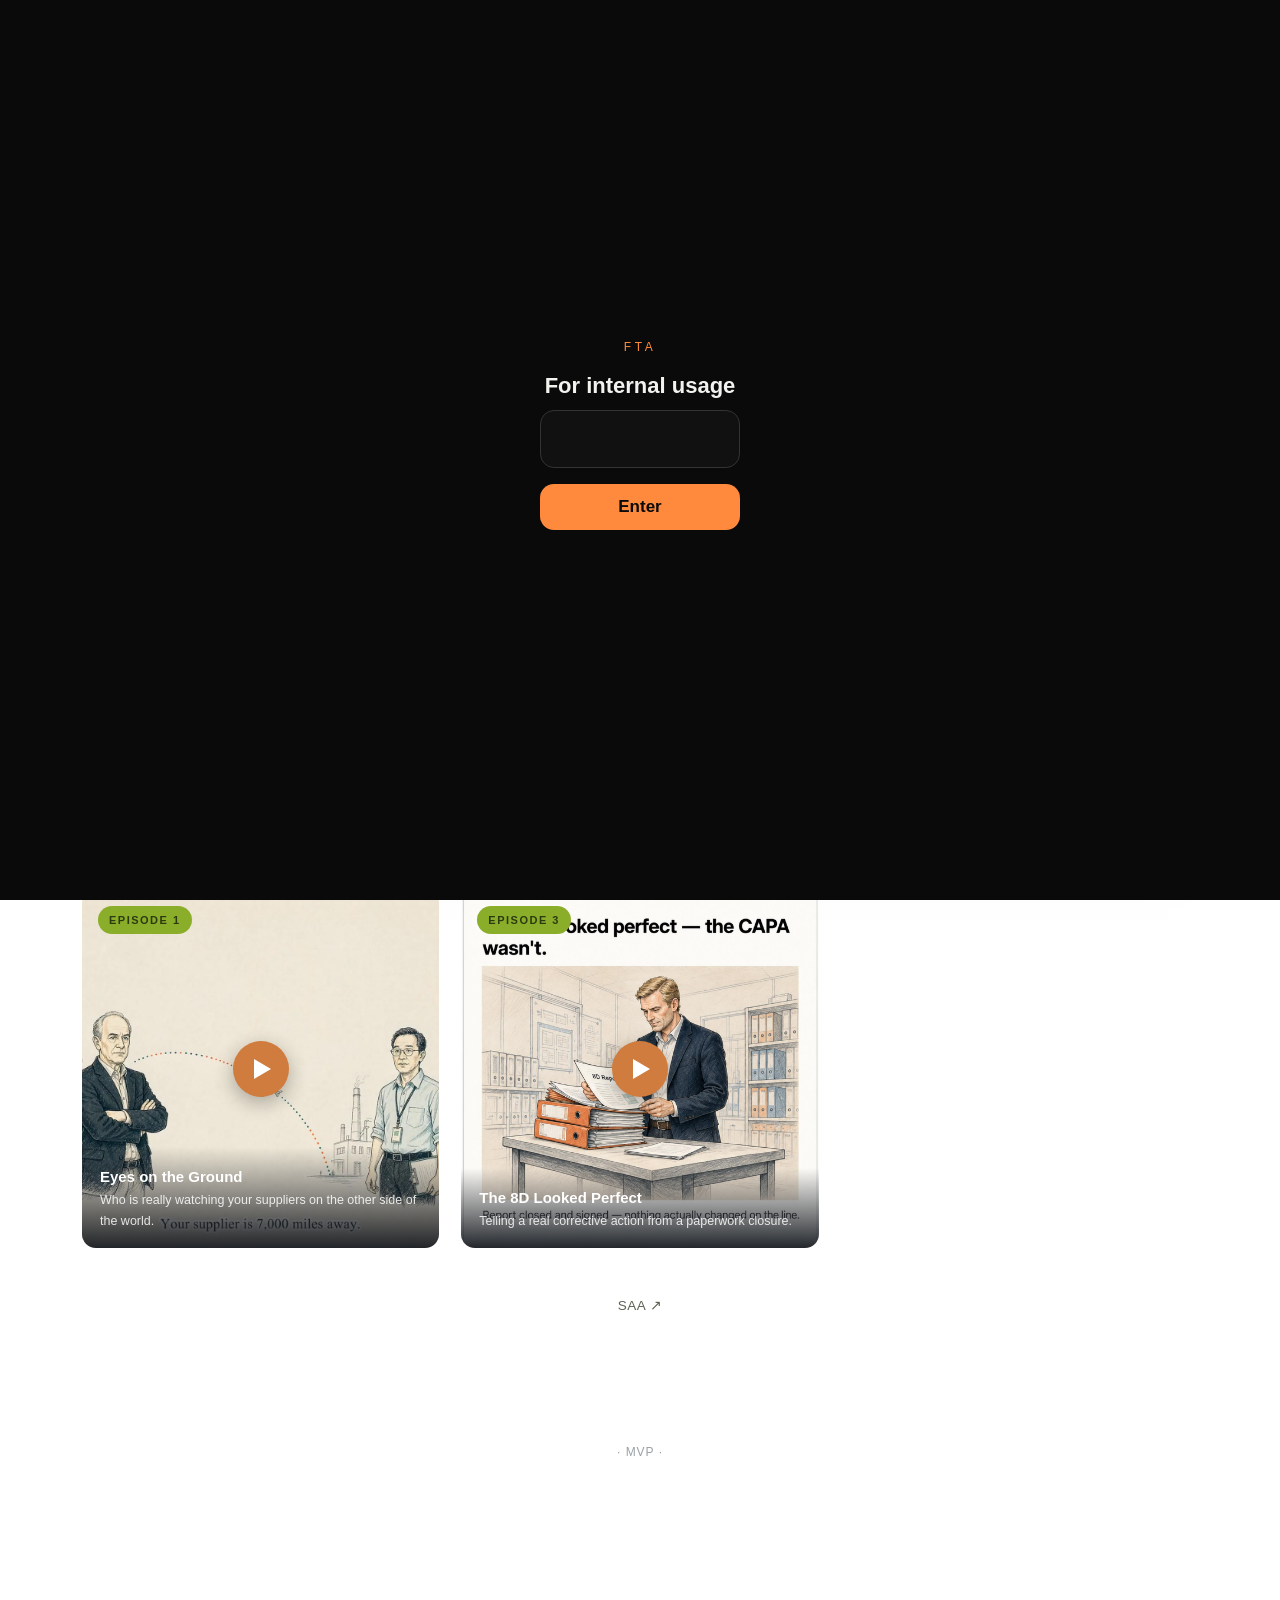
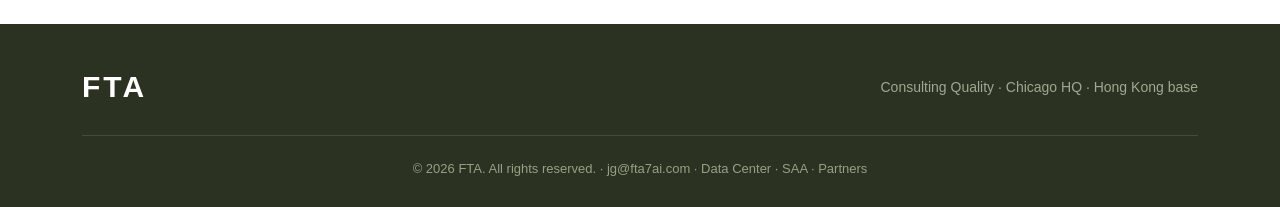
<file: datacenter/index.html>
<!DOCTYPE html>
<html lang="en">
<head>
<meta charset="UTF-8" />
<meta name="viewport" content="width=device-width, initial-scale=1.0" />
<title>FTA — Data Center</title>
<meta name="robots" content="noindex,nofollow">
<link rel="stylesheet" href="/nav-public.css">
<style>

  :root{
    --accent:#D07C3E;        /* 唯一动作色（按钮/CTA/链接） */
    --accent-dark:#A85A28;
    --accent-soft:#FBEEE1;
    --green:#8AAE2A;         /* 点缀绿 — 仅用于徽章 */
    --green-dark:#5F7A16;
    --green-pale:#E7F1C9;    /* 点缀绿 — 仅用于色带背景 */
    --gd-text:#2C3A10;       /* 绿底上的深字 */
    --ink:#20261C;
    --ink-2:#5B6353;
    --line:#E7EAE0;
    --band:#F7F9F1;
    --white:#ffffff;
    --radius:12px;
  }
  *{box-sizing:border-box;margin:0;padding:0}
  html{scroll-behavior:smooth}
  body{font-family:-apple-system,"Segoe UI",Roboto,Helvetica,Arial,sans-serif;color:var(--ink);background:var(--white);line-height:1.65;-webkit-font-smoothing:antialiased}
  a{color:inherit;text-decoration:none}
  .wrap{max-width:1180px;margin:0 auto;padding:0 32px}

  header{position:sticky;top:0;z-index:50;background:rgba(255,255,255,.94);backdrop-filter:saturate(180%) blur(10px);border-bottom:1px solid var(--line)}
  .nav{display:flex;align-items:center;height:92px;gap:36px}
  .brand{display:flex;flex-direction:column;justify-content:center;line-height:1.02;gap:4px}
  .brand .mark{font-size:44px;font-weight:800;letter-spacing:3px;color:var(--ink)}
  .brand .tag-line{font-size:11px;letter-spacing:3px;text-transform:uppercase;color:var(--ink-2);font-weight:700}
  [data-go]{cursor:pointer}
  nav.menu{display:flex;gap:6px;margin-left:auto}
  nav.menu a{padding:9px 4px;margin:0 11px;color:var(--ink-2);font-size:15px;font-weight:500;cursor:pointer;transition:.15s;border-bottom:2px solid transparent}
  nav.menu a:hover{color:var(--ink)}
  nav.menu a.active{color:var(--ink);font-weight:700;border-bottom-color:var(--ink)}
  .cta-btn{background:var(--accent);color:#fff !important;padding:10px 20px;border-radius:8px;font-weight:600;font-size:15px;cursor:pointer;transition:.15s}
  .cta-btn:hover{background:var(--accent-dark)}

  .page{display:none;animation:fade .4s ease}
  .page.active{display:block}
  @keyframes fade{from{opacity:0;transform:translateY(8px)}to{opacity:1;transform:none}}

  .hero{padding:78px 0 64px}
  .hero-grid{display:grid;grid-template-columns:1.08fr 1fr;gap:56px;align-items:center}
  .eyebrow{display:inline-block;color:var(--ink-2);font-weight:700;font-size:13.5px;letter-spacing:1.6px;text-transform:uppercase;margin-bottom:18px}
  h1{font-size:46px;line-height:1.14;font-weight:800;letter-spacing:-.8px;margin-bottom:22px}
  h1 em{font-style:normal;color:var(--ink)}
  .lead{font-size:18.5px;color:var(--ink-2);margin-bottom:32px;max-width:540px}
  .btn-row{display:flex;gap:14px;flex-wrap:wrap}
  .btn-primary{background:var(--accent);color:#fff;padding:14px 28px;border-radius:9px;font-weight:600;font-size:16px;cursor:pointer;transition:.15s;border:none;display:inline-flex;align-items:center;gap:9px}
  .btn-primary:hover{background:var(--accent-dark)}
  .btn-ghost{border:1.5px solid var(--line);color:var(--ink);padding:14px 26px;border-radius:9px;font-weight:600;font-size:16px;cursor:pointer;transition:.15s;display:inline-flex;align-items:center;gap:9px}
  .btn-ghost:hover{border-color:var(--accent);color:var(--accent-dark)}
  .play{width:22px;height:22px;border-radius:50%;background:var(--accent);color:#fff;display:inline-flex;align-items:center;justify-content:center;font-size:9px}

  /* 视频封面：真 poster 图 */
  .cover{position:relative;overflow:hidden;cursor:pointer;background:#20303f center/cover no-repeat;transition:.2s}
  .cover:hover{transform:translateY(-3px);box-shadow:0 18px 44px -26px rgba(30,40,55,.55)}
  .cover .pbtn{position:absolute;left:0;right:0;top:50%;transform:translateY(-50%);margin:auto;width:64px;height:64px;border-radius:50%;background:var(--accent);display:flex;align-items:center;justify-content:center;transition:.2s;box-shadow:0 6px 20px rgba(0,0,0,.3)}
  .cover:hover .pbtn{transform:translateY(-50%) scale(1.1)}
  .cover .pbtn:after{content:"";border-left:20px solid #fff;border-top:12px solid transparent;border-bottom:12px solid transparent;margin-left:5px}
  .cover .ep{position:absolute;top:16px;left:16px;background:var(--green);color:var(--gd-text);font-size:11px;font-weight:700;letter-spacing:1.5px;padding:5px 11px;border-radius:20px}
  .cover .cap{position:absolute;bottom:0;left:0;right:0;padding:20px 18px 16px;color:#fff;background:linear-gradient(transparent,rgba(12,16,22,.9))}
  .cover .cap b{font-size:15px;font-weight:700;line-height:1.3;display:block}
  .cover .cap .sub{font-size:12.5px;color:rgba(255,255,255,.85);font-weight:400;margin-top:4px;display:block}

  .hero-video{border-radius:16px;aspect-ratio:16/10;box-shadow:0 24px 60px -30px rgba(30,40,55,.55)}
  .hero-video .cap b{font-size:16px}

  .trust{border-top:1px solid var(--line);border-bottom:1px solid var(--line);background:var(--band);padding:22px 0}
  .trust .wrap{display:flex;align-items:center;gap:34px;flex-wrap:wrap;justify-content:center;color:var(--ink-2);font-size:15px;font-weight:500}
  .trust b{color:var(--ink)}

  .sec{padding:80px 0}
  .sec.band{background:var(--band)}
  .sec-head{max-width:720px;margin:0 auto 52px;text-align:center}
  h2{font-size:34px;font-weight:800;letter-spacing:-.5px;margin-bottom:14px}
  .sec-head p{font-size:18px;color:var(--ink-2)}

  .cards{display:grid;grid-template-columns:repeat(3,1fr);gap:24px}
  .card{background:var(--white);border:1px solid var(--line);border-radius:var(--radius);padding:34px 30px;transition:.2s}
  .card:hover{border-color:#cfd6c4;box-shadow:0 18px 44px -28px rgba(30,40,55,.28);transform:translateY(-4px)}
  .card .tag{display:inline-block;font-size:13px;font-weight:700;letter-spacing:2px;color:var(--gd-text);background:var(--green);padding:6px 12px;border-radius:7px;margin-bottom:18px}
  .card h3{font-size:20px;font-weight:700;margin-bottom:11px}
  .card p{color:var(--ink-2);font-size:15.5px}

  /* SAA 窄条区块（首页，低调挂靠） */
  .saa-strip{padding:0 0 4px}
  .saa-card{display:flex;align-items:center;justify-content:space-between;gap:28px;flex-wrap:wrap;
    border:1px solid var(--line);border-radius:14px;padding:26px 32px;background:var(--white)}
  .saa-card .txt{max-width:780px}
  .saa-card .eyebrow{margin-bottom:9px}
  .saa-card p{color:var(--ink-2);font-size:15.5px;margin:0}
  .saa-card .go{color:var(--accent-dark);font-weight:700;font-size:15px;white-space:nowrap;cursor:pointer;transition:.15s}
  .saa-card .go:hover{color:var(--accent)}

  .feat-cover{border-radius:16px;aspect-ratio:16/7;box-shadow:0 20px 50px -30px rgba(30,40,55,.5);margin-bottom:34px}
  .feat-cover .cap{padding:22px 26px}
  .feat-cover .cap b{font-size:22px}
  .sq-grid{display:grid;grid-template-columns:repeat(3,1fr);gap:22px}
  .sq{border-radius:14px;aspect-ratio:1/1}
  .sq .pbtn{width:56px;height:56px}
  .sq .pbtn:after{border-left:17px solid #fff;border-top:10px solid transparent;border-bottom:10px solid transparent;margin-left:4px}
  .sq .cap b{font-size:15px}

  .contact-grid{display:grid;grid-template-columns:1fr 1fr;gap:56px;align-items:center}
  .contact-box{background:var(--white);border:1px solid var(--line);border-radius:16px;padding:40px}
  .contact-box .row{display:flex;gap:14px;margin-bottom:22px;align-items:center}
  .contact-box .ic{width:46px;height:46px;border-radius:11px;background:#EDF0E7;color:var(--ink);display:flex;align-items:center;justify-content:center;font-size:19px;flex-shrink:0}
  .contact-box b{display:block;font-size:16px}
  .contact-box span{color:var(--ink-2);font-size:15px}

  .cta-band{background:var(--green-pale);border-radius:20px;padding:56px;text-align:center;color:var(--ink);margin:0 32px}
  .cta-band h2{color:var(--ink)}
  .cta-band p{font-size:18px;color:#54602f;max-width:560px;margin:0 auto 28px}
  .cta-band .btn-primary{background:var(--accent);color:#fff}
  .cta-band .btn-primary:hover{background:var(--accent-dark)}

  /* ===== FTA-added block (2026-10-20): SAA hero row, styled exactly like the hero above ===== */
  .saa-hero{padding:78px 0 64px;border-bottom:1px solid var(--line)}
  .saa-hero h2{font-size:46px;line-height:1.14;font-weight:800;letter-spacing:-.8px;margin-bottom:22px}
  .video-ph{position:relative;overflow:hidden;border-radius:16px;aspect-ratio:16/10;background:#F4F2EC;border:1px solid var(--line);box-shadow:0 24px 60px -30px rgba(30,40,55,.55)}
  .video-ph .ttl{position:absolute;left:0;right:0;top:30%;text-align:center;font-family:Georgia,"Times New Roman",serif;font-weight:700;font-size:22px;color:#20261C;line-height:1.3}
  .video-ph .pbtn{position:absolute;left:0;right:0;top:50%;transform:translateY(-50%);margin:auto;width:64px;height:64px;border-radius:50%;background:var(--accent);opacity:.55;box-shadow:0 6px 20px rgba(0,0,0,.2)}
  .video-ph .pbtn:after{content:"";position:absolute;left:24px;top:20px;border-left:20px solid #fff;border-top:12px solid transparent;border-bottom:12px solid transparent}
  .video-ph .ep{position:absolute;top:16px;left:16px;background:var(--green);color:var(--gd-text);font-size:11px;font-weight:700;letter-spacing:1.5px;padding:5px 11px;border-radius:20px}
  .video-ph .cap{position:absolute;bottom:0;left:0;right:0;padding:20px 18px 16px;color:#fff;background:linear-gradient(transparent,rgba(12,16,22,.9))}
  .video-ph .cap b{font-size:16px;font-weight:700}
  @media(max-width:900px){.saa-hero{padding:56px 0 52px}.saa-hero h2{font-size:34px}}

  .saa-link{text-align:center;margin-top:44px}
  .saa-link a{font-size:13.5px;color:var(--ink-2);letter-spacing:.5px}
  .saa-link a:hover{color:var(--accent-dark)}

  footer{background:#2b3222;color:#cdd4c1;padding:48px 0 28px;margin-top:80px}
  .foot{display:flex;justify-content:space-between;align-items:center;flex-wrap:wrap;gap:16px}
  footer .brand{color:#fff}
  footer .brand .mark{color:#fff;font-size:30px}
  .foot-bot{border-top:1px solid #444c37;margin-top:32px;padding-top:22px;font-size:13px;color:#97a086;text-align:center}
  .foot-bot a{color:#97a086}
  .foot-bot a:hover{color:#fff}

  @media(max-width:900px){
    .hero-grid,.contact-grid{grid-template-columns:1fr}
    .cards,.sq-grid{grid-template-columns:1fr 1fr}
    .feat-cover{aspect-ratio:16/9}
    h1{font-size:34px}h2{font-size:26px}
    nav.menu{display:none}
  }
  @media(max-width:560px){.sq-grid{grid-template-columns:1fr}}
  .cover video{position:absolute;inset:0;width:100%;height:100%;object-fit:cover;background:#000;border-radius:inherit}
  .engine{background:var(--band);border:1px solid var(--line);border-radius:16px;padding:32px;max-width:840px;margin:0 auto}
  .erow{display:flex;align-items:center;gap:10px;margin-bottom:8px}
  .edot{width:10px;height:10px;border-radius:50%;background:var(--accent);box-shadow:0 0 0 4px var(--accent-soft)}
  .etag{font-size:12.5px;font-weight:700;letter-spacing:.4px;color:var(--accent-dark)}
  .ehint{color:var(--ink-2);font-size:14px;margin-bottom:18px}
  .ask{display:flex;gap:12px;margin-bottom:16px;flex-wrap:wrap}
  .ask input{flex:1;min-width:220px;padding:13px 16px;border:1.5px solid var(--line);border-radius:9px;font-size:15px;font-family:inherit;color:var(--ink);background:var(--white)}
  .ask input:focus{outline:none;border-color:var(--accent)}
  .ask .btn-primary{padding:13px 26px}
  .answer{background:var(--white);border:1px solid var(--line);border-radius:11px;padding:20px;min-height:96px;font-size:15px;color:var(--ink-2);line-height:1.62}
  .pipeline{display:flex;gap:10px;flex-wrap:wrap;margin-top:20px}
  .pill{background:var(--white);border:1px solid var(--line);border-radius:20px;padding:8px 15px;font-size:13px;color:var(--ink-2);font-weight:500}
  .pill b{color:var(--ink);font-weight:700}
  .disclaimer{background:var(--accent-soft);border:1px solid #E9C9A9;border-radius:12px;padding:15px 18px;margin-bottom:22px;font-size:14px;color:#7A4A1F;line-height:1.6}
  .disclaimer a{color:var(--accent-dark);font-weight:700}

  /* This is a standalone page, not a hidden SPA panel */
  .page{display:block}
  @media(max-width:900px){ nav.menu{display:flex !important} }
</style>
</head>
<body>
<div id="ftagate" data-title="For internal usage"></div>
<script src="/gate.js"></script>

<header>
  <div class="wrap nav">
    <a class="brand" href="/"><span class="mark">FTA</span><span class="tag-line">Consulting Quality</span></a>
    <nav class="menu">
      <span class="nav-group nav-main">
        <a href="/">Home</a><a href="/#services">What we do</a><a href="/videos/">Insight Series</a><a href="/#contact">Contact</a>
      </span>
      <span class="nav-gap" aria-hidden="true"></span>
      <span class="nav-group nav-quiet">
        <a href="/saa/">SAA</a><a href="/datacenter/" class="active">Data Center</a><a href="/partners/">Partners</a>
      </span>
    </nav>
    <a class="cta-btn" href="/#contact">Get in touch</a>
  </div>
</header>

<!-- ====== Data Center 资料中心（Boss 2026-10-16 令加 · 只放 10 月新作 · Jose）====== -->
<section id="datacenter">
  <div class="sec"><div class="wrap">
    <div id="dcbody">
    <div class="sec-head">
      <span class="eyebrow">Data Center</span>
      <h2>New from FTA · October 2026</h2>
      <p>Our latest films, made this month by FTA&rsquo;s AI team. Tap any card to play.</p>
    </div>

    <div class="cover feat-cover" style="background-image:url('/videos/SAA_Promo_202610_EN_poster.jpg')" data-v="/videos/SAA_Promo_202610_EN.mp4">
      <div class="ep">FEATURED · SAA · 6:41</div>
      <div class="pbtn"></div>
      <div class="cap"><b>SAA — Supplier Audit Agent</b><span class="sub">The full October film: how FTA&rsquo;s Supplier Audit Agent reads supplier quality documents.</span></div>
    </div>

    <div class="sq-grid">
      <div class="cover sq" style="background-image:url('/videos/EP01_EyesOnTheGround_202610_EN_poster.jpg')" data-v="/videos/EP01_EyesOnTheGround_202610_EN.mp4"><div class="ep">EPISODE 1</div><div class="pbtn"></div><div class="cap"><b>Eyes on the Ground</b><span class="sub">Who is really watching your suppliers on the other side of the world.</span></div></div>
      <div class="cover sq" style="background-image:url('/videos/EP03_CAPA_202610_artist_voiceover_poster.jpg')" data-v="/videos/EP03_CAPA_202610_artist_voiceover.mp4"><div class="ep">EPISODE 3</div><div class="pbtn"></div><div class="cap"><b>The 8D Looked Perfect</b><span class="sub">Telling a real corrective action from a paperwork closure.</span></div></div>
    </div>

    <div class="saa-link"><a href="/saa/">SAA ↗</a></div>

    <div style="margin-top:120px;text-align:center"><a id="mvpopen" style="font-size:12px;color:#9aa0a6;letter-spacing:.08em;cursor:pointer">· MVP ·</a></div>
    <div id="mvpbox" style="display:none">
<div class="engine" style="margin-top:18px">
      <div class="disclaimer"><b>Early preview</b> &mdash; live demo of FTA&rsquo;s ASTM knowledge base. Answers are citations only (standard, section, page, short excerpt) &mdash; never full text. For a real demonstration, contact us directly &rarr; <a href="mailto:jg@fta7ai.com">jg@fta7ai.com</a></div>
      <div class="erow"><span class="edot"></span><span class="etag">ENGINE STATUS: LIVE DEMO &mdash; ASTM knowledge base, citation-only</span></div>
      <p class="ehint">Ask the engine a question to see the retrieval flow run end-to-end.</p>
      <div class="ask">
        <input id="q" type="text" placeholder="e.g. A106 Grade B carbon and manganese limits" />
        <button class="btn-primary" onclick="ask()">Ask</button>
      </div>
      <div class="answer" id="ans">Awaiting your question&hellip;</div>
      <div class="pipeline">
        <span class="pill">1 &middot; <b>Query</b></span>
        <span class="pill">2 &middot; <b>Embed</b> (vector)</span>
        <span class="pill">3 &middot; <b>Retrieve</b> chunks</span>
        <span class="pill">4 &middot; <b>LLM</b> synthesize</span>
        <span class="pill">5 &middot; <b>Answer</b> + sources</span>
      </div>
    </div>
    </div>
    </div><!-- /dcbody -->
  </div></div>
</section>

<footer><div class="wrap">
  <div class="foot">
    <div class="brand"><span class="mark">FTA</span></div>
    <span style="color:#9fa891;font-size:14px">Consulting Quality · Chicago HQ · Hong Kong base</span>
  </div>
  <div class="foot-bot">© 2026 FTA. All rights reserved. · jg@fta7ai.com · <a href="/datacenter/">Data Center</a> · <a href="/saa/">SAA</a> · <a href="/partners/">Partners</a></div>
</div></footer>

<script>
  document.querySelectorAll('.cover[data-v]').forEach(function(c){
    c.addEventListener('click',function(){
      c.innerHTML='<video controls autoplay playsinline style="position:absolute;inset:0;width:100%;height:100%;object-fit:cover;background:#000"><source src="'+c.getAttribute('data-v')+'" type="video/mp4"></video>';
      c.style.cursor='default';
    });
  });
  var mvpopen=document.getElementById('mvpopen');
  if(mvpopen){
    mvpopen.addEventListener('click',function(){
      var b=document.getElementById('mvpbox');
      if(b) b.style.display='block';
    });
  }
  var MVP_API="https://affects-passive-prefer-measured.trycloudflare.com";
  function esc(t){return String(t==null?'':t).replace(/&/g,'&amp;').replace(/</g,'&lt;');}
  function ask(){
    var q=document.getElementById('q').value.trim();
    var ans=document.getElementById('ans');
    if(!q){ans.textContent='Type a question first.';return;}
    var code='0000';
    ans.innerHTML='<span style="color:var(--accent-dark)">▍ searching ASTM knowledge base…</span>';
    fetch(MVP_API+'/ask',{method:'POST',headers:{'Content-Type':'application/json'},body:JSON.stringify({question:q,tier:'fast',access_code:code})})
    .then(function(r){return r.json().then(function(j){return {s:r.status,j:j};});})
    .then(function(x){
      if(x.s!==200||!x.j.ok){ans.innerHTML='Service replied '+x.s+'. '+esc((x.j&&x.j.error)||'');return;}
      var h='<b style="color:var(--ink)">'+esc(x.j.conclusion)+'</b><br><br>';
      (x.j.citations||[]).forEach(function(c){h+='<div style="margin:0 0 10px">· <b>ASTM '+esc(c.std_no)+'</b> §'+esc(c.section_no)+' '+esc(c.section_title)+' · p.'+esc(c.page)+(c.edition_yr?' · '+esc(c.edition_yr):'')+'<br><span style="color:var(--ink-2)">“'+esc(c.excerpt)+'”</span></div>';});
      h+='<div style="font-size:12px;color:var(--ink-2)">'+esc(x.j.gate&&x.j.gate.notice)+' · '+esc(x.j.took_ms)+' ms</div>';
      ans.innerHTML=h;
    })
    .catch(function(){ans.innerHTML='Could not reach the search service right now (the demo server may be offline). Contact <a href="mailto:jg@fta7ai.com">jg@fta7ai.com</a>.';});
  }
  var _q=document.getElementById('q'); if(_q){_q.addEventListener('keydown',function(e){if(e.key==='Enter')ask();});}
</script>
</body>
</html>
</file>
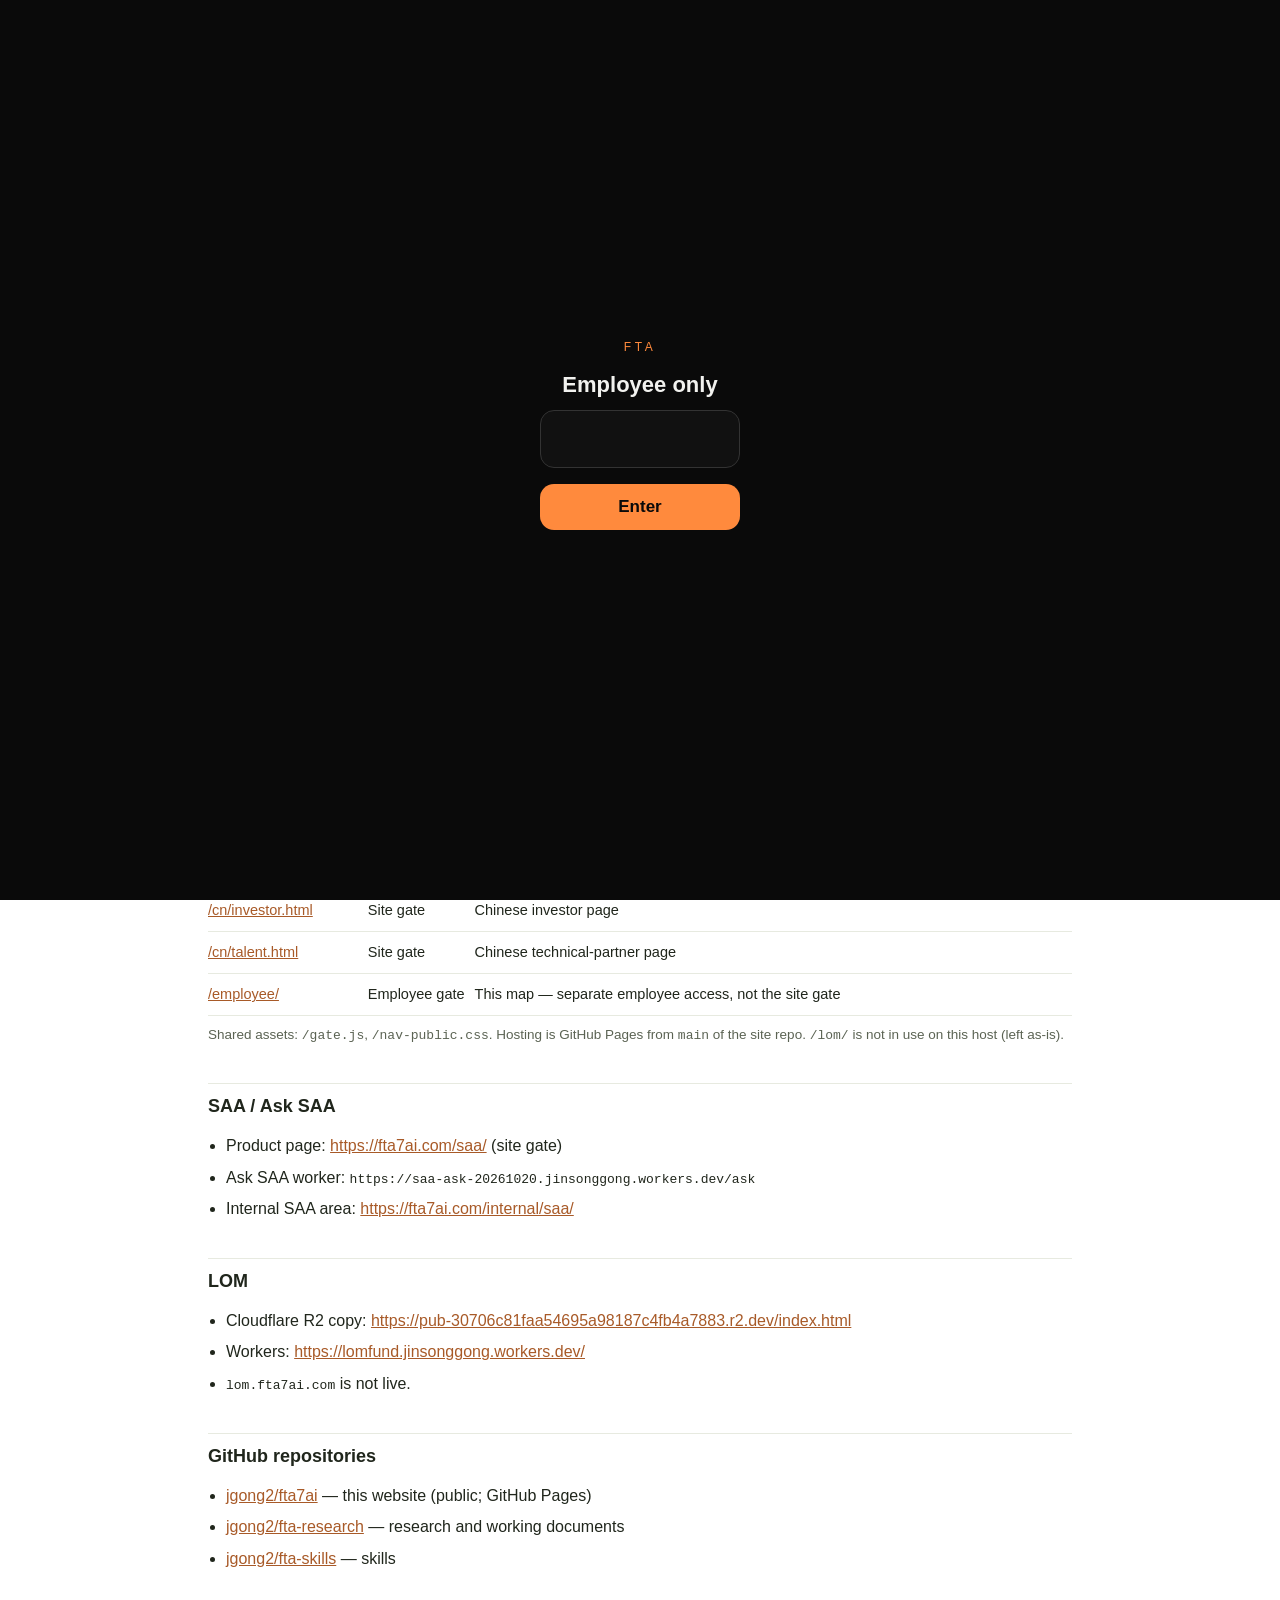
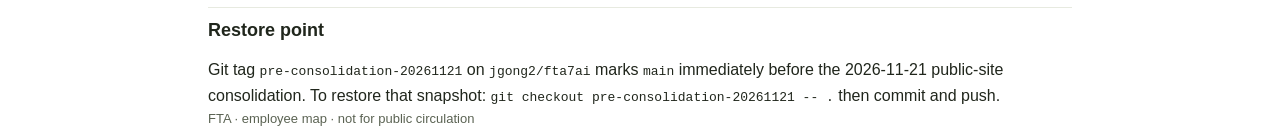
<file: employee/index.html>
<!DOCTYPE html>
<html lang="en">
<head>
<meta charset="UTF-8" />
<meta name="viewport" content="width=device-width, initial-scale=1.0" />
<title>FTA — Employee</title>
<meta name="robots" content="noindex,nofollow">
<style>
:root{--accent:#D07C3E;--accent-dark:#A85A28;--ink:#20261C;--ink-2:#5B6353;--line:#E7EAE0;--band:#F7F9F1;--white:#fff}
*{box-sizing:border-box;margin:0;padding:0}
body{font-family:-apple-system,"Segoe UI",Roboto,Helvetica,Arial,sans-serif;color:var(--ink);background:#fff;line-height:1.6;-webkit-font-smoothing:antialiased}
a{color:var(--accent-dark)}
.wrap{max-width:920px;margin:0 auto;padding:0 28px}
header{border-bottom:1px solid var(--line);padding:22px 0}
.brand{font-size:22px;font-weight:800;letter-spacing:2px;color:var(--ink);text-decoration:none}
.tag{font-size:11px;letter-spacing:.14em;text-transform:uppercase;color:var(--ink-2);font-weight:700;margin-left:10px}
h1{font-size:28px;font-weight:800;letter-spacing:-.4px;margin:36px 0 10px}
.lead{color:var(--ink-2);margin-bottom:36px;max-width:640px}
h2{font-size:18px;font-weight:800;margin:36px 0 12px;padding-top:8px;border-top:1px solid var(--line)}
h2:first-of-type{border-top:0;padding-top:0}
table{width:100%;border-collapse:collapse;font-size:14.5px;margin:0 0 8px}
th,td{text-align:left;vertical-align:top;padding:9px 10px 9px 0;border-bottom:1px solid var(--line)}
th{color:var(--ink-2);font-size:12px;letter-spacing:.06em;text-transform:uppercase;font-weight:700}
.gate{white-space:nowrap}
.note{font-size:13.5px;color:var(--ink-2);margin:8px 0 0}
ul{margin:0 0 8px 18px;color:var(--ink)}
li{margin:6px 0}
code, .mono{font-family:ui-monospace,SFMono-Regular,Menlo,Consolas,monospace;font-size:13px}
footer{color:var(--ink-2);font-size:13px;padding:40px 0 48px}
</style>
</head>
<body>
<div id="ftagate" data-gate="employee" data-title="Employee only"></div>
<script src="/gate.js"></script>

<header><div class="wrap">
  <a class="brand" href="/">FTA</a><span class="tag">Employee</span>
</div></header>

<main class="wrap">
  <h1>FTA sites and tools</h1>
  <p class="lead">A map of FTA web properties and related repositories. Access codes are not listed on this page.</p>

  <h2>fta7ai.com pages</h2>
  <table>
    <thead><tr><th>Path</th><th>Gate</th><th>Purpose</th></tr></thead>
    <tbody>
      <tr><td><a href="/">/</a></td><td class="gate">Public</td><td>Company homepage — supplier quality consulting</td></tr>
      <tr><td><a href="/#services">/#services</a></td><td class="gate">Public</td><td>What we do — services and industry scope</td></tr>
      <tr><td><a href="/#contact">/#contact</a></td><td class="gate">Public</td><td>Contact</td></tr>
      <tr><td><a href="/partners/">/partners/</a></td><td class="gate">Public</td><td>U.S. supplier-auditor and SQE partner recruiting</td></tr>
      <tr><td><a href="/videos/">/videos/</a></td><td class="gate">Public</td><td>Insight Series films</td></tr>
      <tr><td><a href="/saa/">/saa/</a></td><td class="gate">Site gate</td><td>SAA (Supplier Audit Agent) product page, including Ask SAA — under development</td></tr>
      <tr><td><a href="/internal/saa/">/internal/saa/</a></td><td class="gate">Site gate</td><td>SAA internal area — modules, framework, license notice</td></tr>
      <tr><td><a href="/datacenter/">/datacenter/</a></td><td class="gate">Site gate</td><td>Data Center — October films and ASTM knowledge-base demo (content parked; not used for public positioning)</td></tr>
      <tr><td><a href="/internal/">/internal/</a></td><td class="gate">Site gate</td><td>Internal directory of tools</td></tr>
      <tr><td><a href="/events/">/events/</a></td><td class="gate">Site gate</td><td>Event Radar — external events FTA is watching</td></tr>
      <tr><td><a href="/as/">/as/</a></td><td class="gate">Site gate</td><td>AS · Auditing Secretary prototype (rev03, draft)</td></tr>
      <tr><td><a href="/kb/">/kb/</a> and <a href="/kb/desktop.html">/kb/desktop.html</a></td><td class="gate">Site gate</td><td>KB collector — knowledge-base intake by SQE number</td></tr>
      <tr><td><a href="/cn/investor.html">/cn/investor.html</a></td><td class="gate">Site gate</td><td>Chinese investor page</td></tr>
      <tr><td><a href="/cn/talent.html">/cn/talent.html</a></td><td class="gate">Site gate</td><td>Chinese technical-partner page</td></tr>
      <tr><td><a href="/employee/">/employee/</a></td><td class="gate">Employee gate</td><td>This map — separate employee access, not the site gate</td></tr>
    </tbody>
  </table>
  <p class="note">Shared assets: <span class="mono">/gate.js</span>, <span class="mono">/nav-public.css</span>. Hosting is GitHub Pages from <span class="mono">main</span> of the site repo. <span class="mono">/lom/</span> is not in use on this host (left as-is).</p>

  <h2>SAA / Ask SAA</h2>
  <ul>
    <li>Product page: <a href="https://fta7ai.com/saa/">https://fta7ai.com/saa/</a> (site gate)</li>
    <li>Ask SAA worker: <span class="mono">https://saa-ask-20261020.jinsonggong.workers.dev/ask</span></li>
    <li>Internal SAA area: <a href="https://fta7ai.com/internal/saa/">https://fta7ai.com/internal/saa/</a></li>
  </ul>

  <h2>LOM</h2>
  <ul>
    <li>Cloudflare R2 copy: <a href="https://pub-30706c81faa54695a98187c4fb4a7883.r2.dev/index.html">https://pub-30706c81faa54695a98187c4fb4a7883.r2.dev/index.html</a></li>
    <li>Workers: <a href="https://lomfund.jinsonggong.workers.dev/">https://lomfund.jinsonggong.workers.dev/</a></li>
    <li><span class="mono">lom.fta7ai.com</span> is not live.</li>
  </ul>

  <h2>GitHub repositories</h2>
  <ul>
    <li><a href="https://github.com/jgong2/fta7ai">jgong2/fta7ai</a> — this website (public; GitHub Pages)</li>
    <li><a href="https://github.com/jgong2/fta-research">jgong2/fta-research</a> — research and working documents</li>
    <li><a href="https://github.com/jgong2/fta-skills">jgong2/fta-skills</a> — skills</li>
  </ul>

  <h2>Restore point</h2>
  <p>Git tag <span class="mono">pre-consolidation-20261121</span> on <span class="mono">jgong2/fta7ai</span> marks <span class="mono">main</span> immediately before the 2026-11-21 public-site consolidation. To restore that snapshot: <span class="mono">git checkout pre-consolidation-20261121 -- .</span> then commit and push.</p>
</main>

<footer class="wrap">FTA · employee map · not for public circulation</footer>
</body>
</html>
</file>
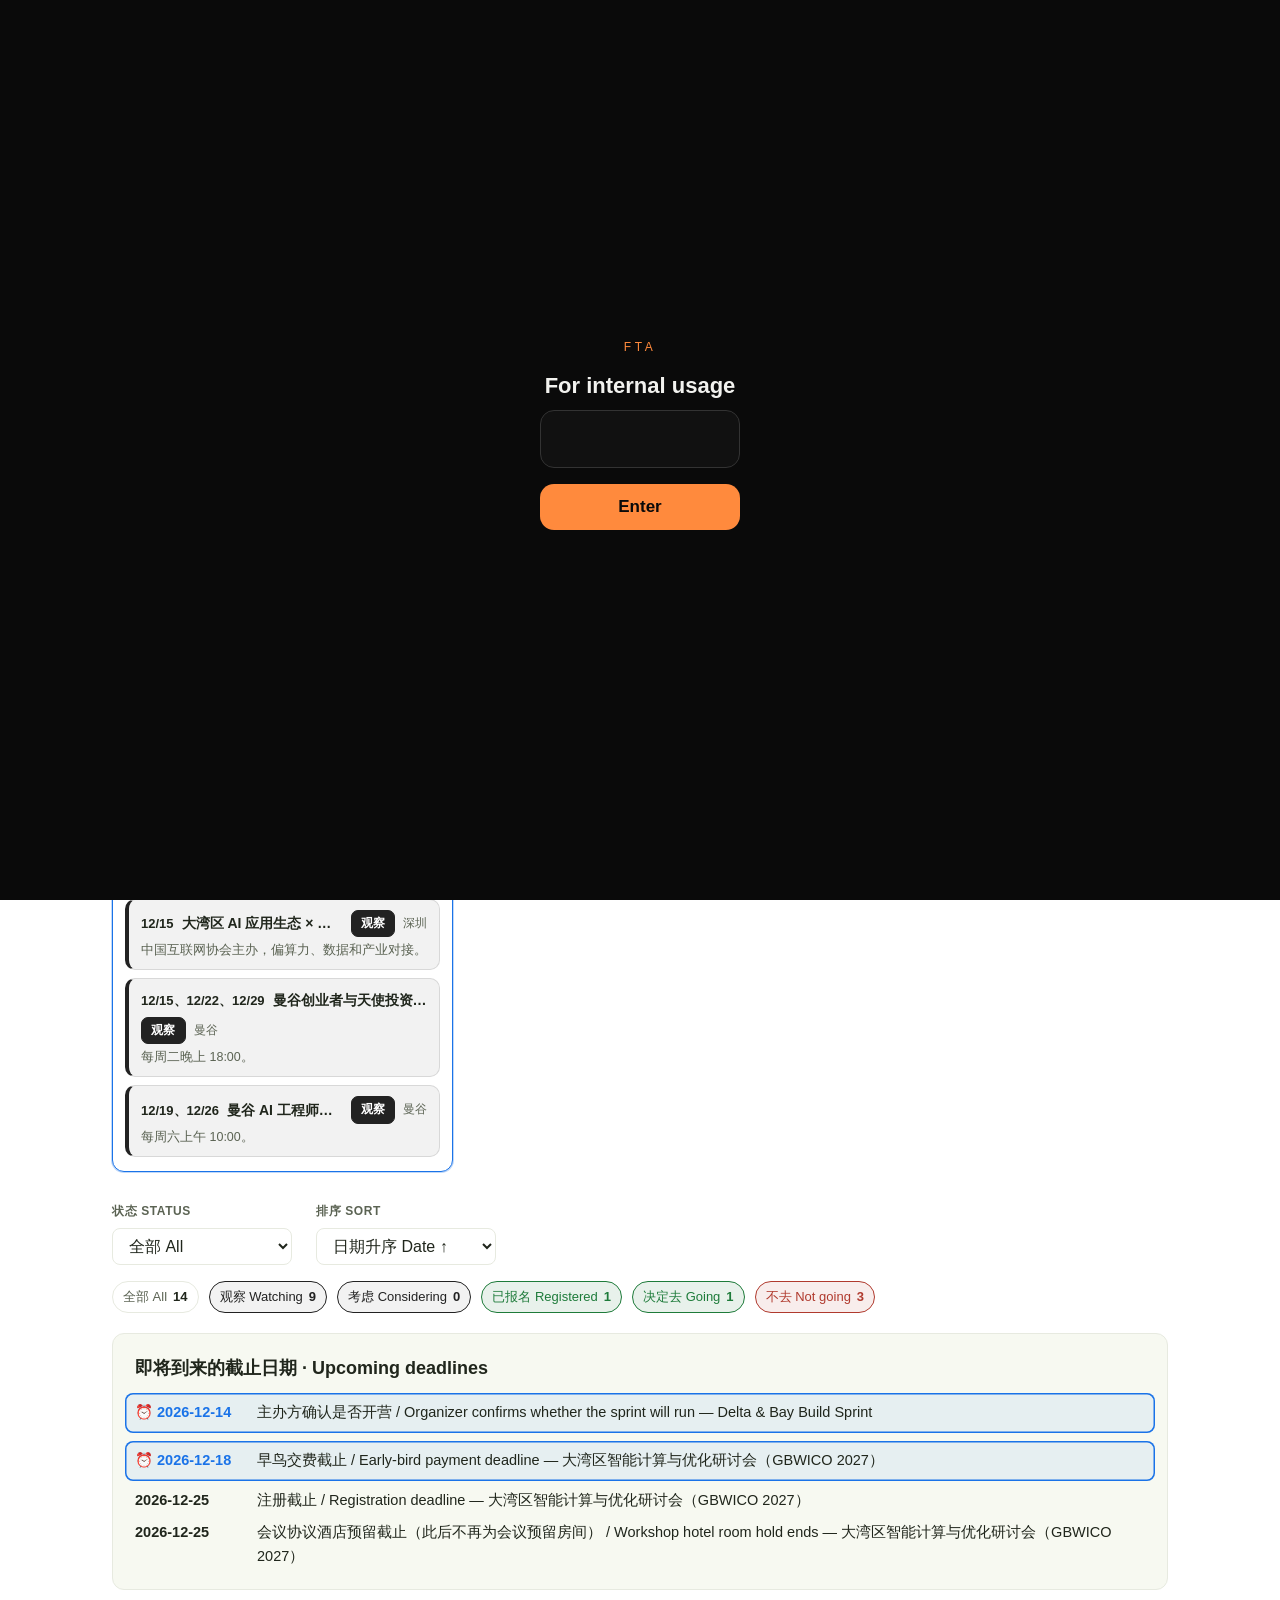
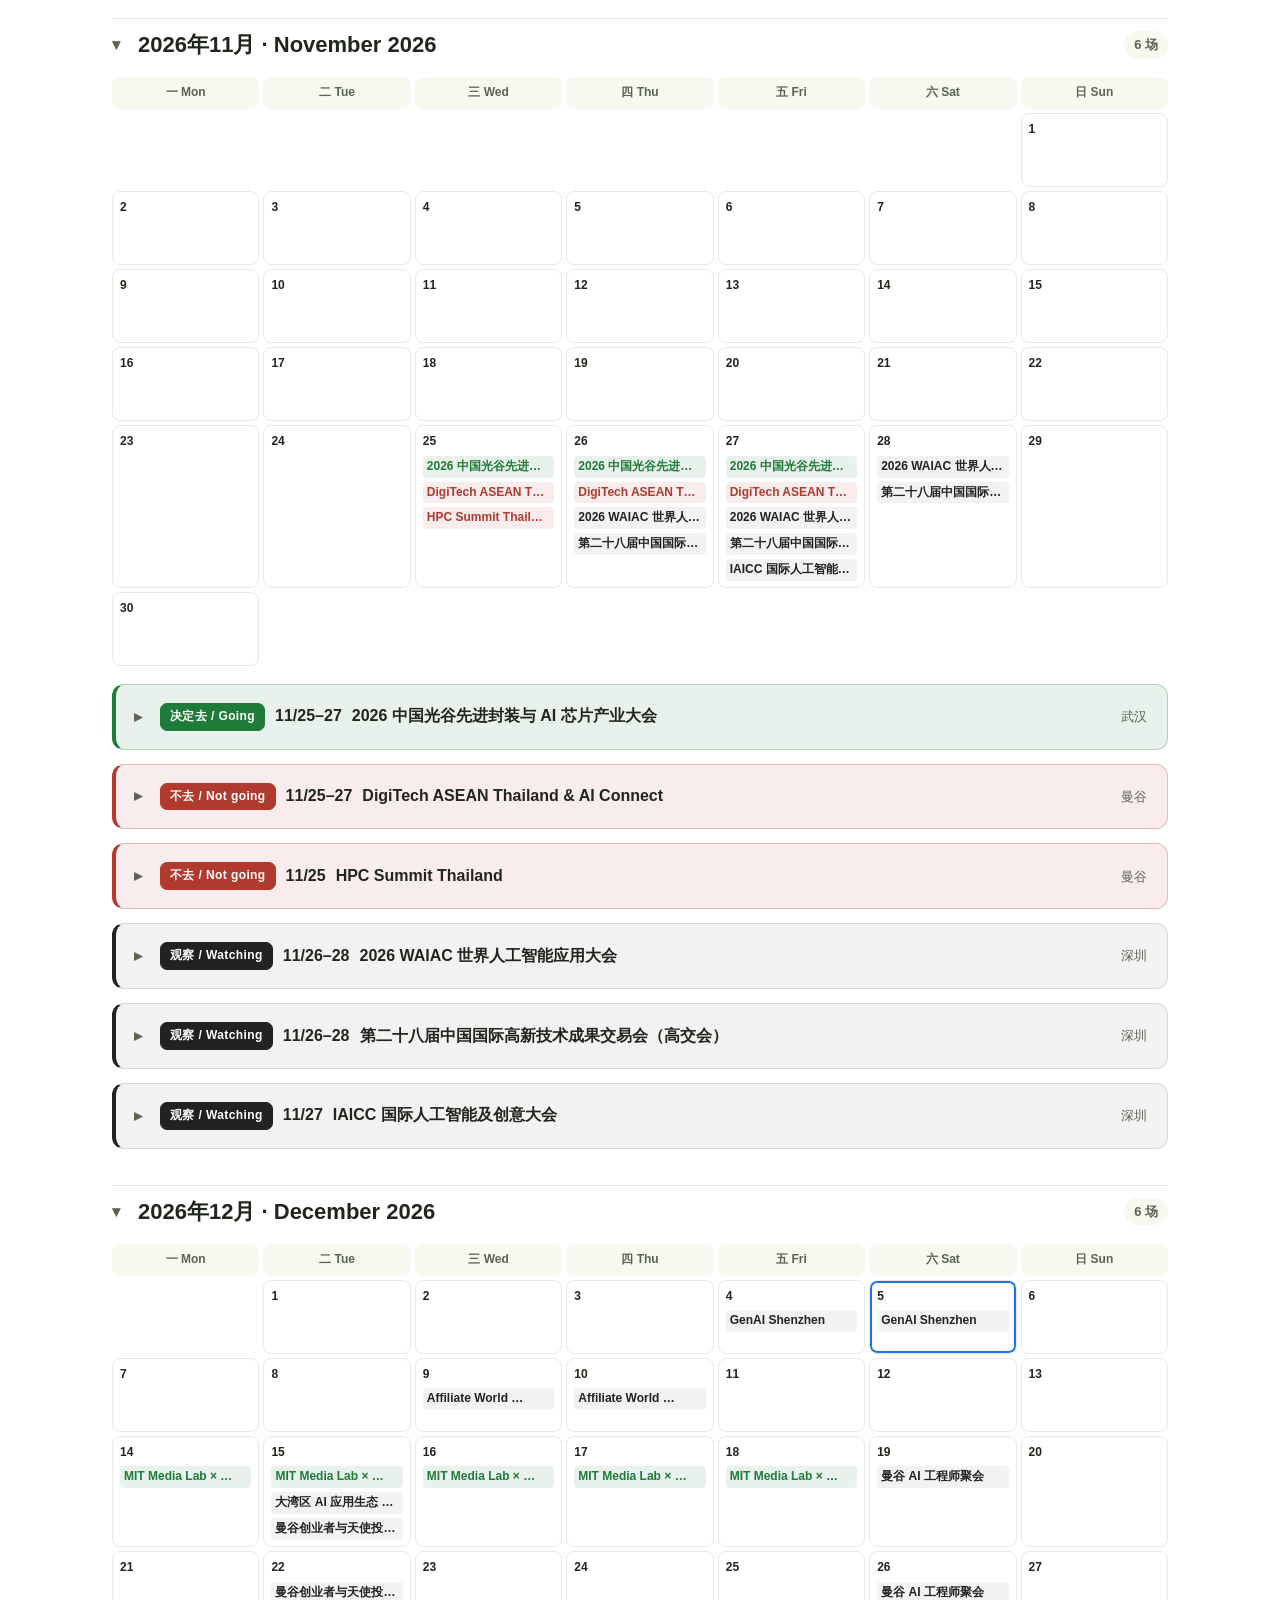
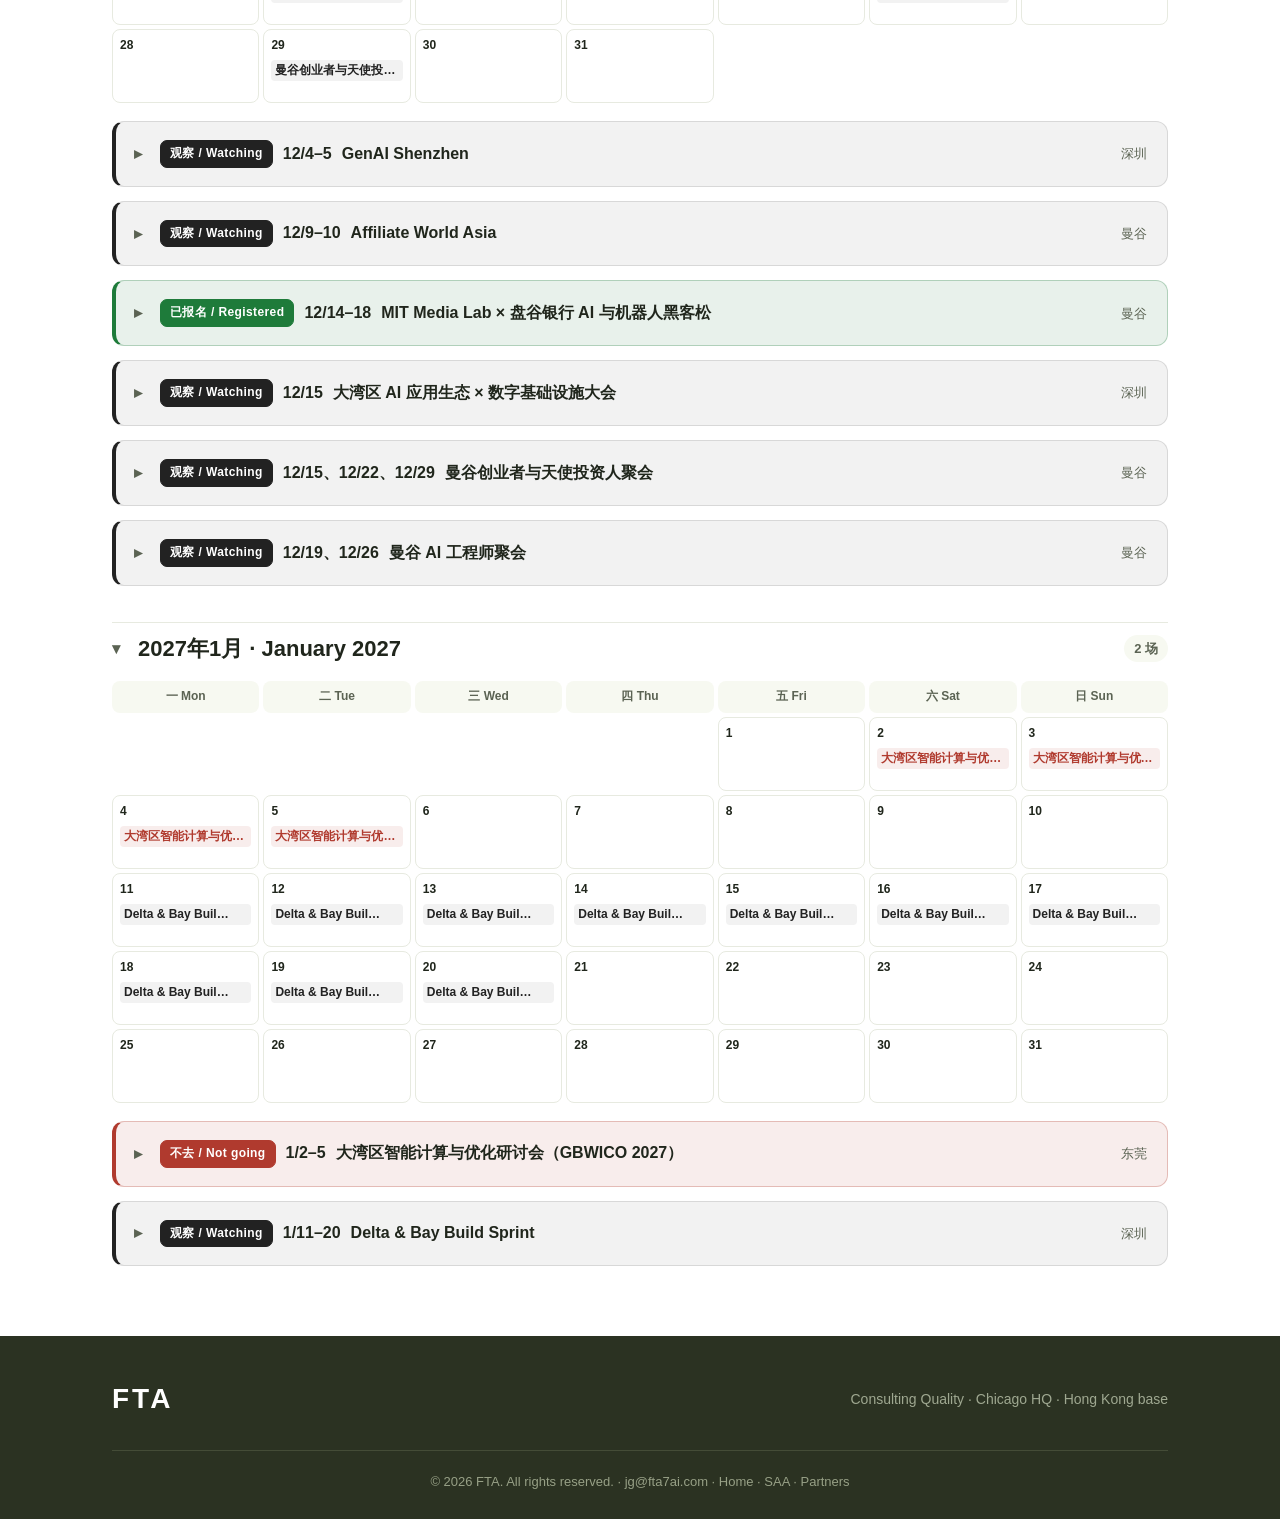
<file: events/index.html>
<!DOCTYPE html>
<html lang="zh-Hans">
<head>
<meta charset="UTF-8" />
<meta name="viewport" content="width=device-width, initial-scale=1.0" />
<meta name="robots" content="noindex,nofollow">
<meta name="theme-color" content="#FFFFFF" />
<title>FTA Event Radar · 活动雷达</title>
<meta name="description" content="FTA 关注的外部活动追踪。A public radar of external events FTA is watching — not events FTA hosts." />
<style>
:root{
  color-scheme: light;
  --accent:#D07C3E;
  --accent-dark:#A85A28;
  --accent-soft:#FBEEE1;
  --ink:#20261C;
  --ink-2:#5B6353;
  --line:#E7EAE0;
  --band:#F7F9F1;
  --white:#fff;
  --status-open:#222222;
  --status-open-bg:rgba(34,34,34,.06);
  --status-go:#1E7B3A;
  --status-go-bg:rgba(30,123,58,.10);
  --status-no:#B03A2E;
  --status-no-bg:rgba(176,58,46,.09);
  --soon:#1A73E8;
  --soon-bg:rgba(26,115,232,.08);
}
*{box-sizing:border-box;margin:0;padding:0}
body{font-family:-apple-system,"Segoe UI","PingFang SC","Hiragino Sans GB","Noto Sans SC",Roboto,Helvetica,Arial,sans-serif;color:var(--ink);background:var(--white);line-height:1.65;-webkit-font-smoothing:antialiased}
a{color:var(--accent-dark);text-decoration:none}
a:hover{text-decoration:underline}
.wrap{max-width:1120px;margin:0 auto;padding:0 32px}
header{position:sticky;top:0;z-index:50;background:rgba(255,255,255,.94);backdrop-filter:saturate(180%) blur(10px);border-bottom:1px solid var(--line)}
.nav{display:flex;align-items:center;height:84px;gap:20px}
.brand{display:flex;flex-direction:column;line-height:1.02;gap:4px;color:inherit;text-decoration:none}
.brand .mark{font-size:40px;font-weight:800;letter-spacing:3px}
.brand .tag-line{font-size:11px;letter-spacing:3px;text-transform:uppercase;color:var(--ink-2);font-weight:700}
.nav-title{margin-left:8px;padding-left:20px;border-left:1px solid var(--line)}
.nav-title b{display:block;font-size:16px;font-weight:800}
.nav-title span{display:block;font-size:12px;color:var(--ink-2)}
.home-link{margin-left:auto;color:var(--ink-2);font-size:15px;font-weight:500}
.home-link:hover{color:var(--ink);text-decoration:none}
.hero{padding:56px 0 28px}
.eyebrow{display:inline-block;color:var(--ink-2);font-weight:700;font-size:13px;letter-spacing:1.6px;text-transform:uppercase;margin-bottom:14px}
h1{font-size:40px;line-height:1.16;font-weight:800;letter-spacing:-.6px;margin-bottom:14px}
.lead{font-size:17px;color:var(--ink-2);max-width:760px}
.meta{display:flex;flex-wrap:wrap;gap:16px 28px;margin-top:18px;color:var(--ink-2);font-size:14px}
.meta b{color:var(--ink)}
.disclaimer{background:var(--accent-soft);border:1px solid #E9C9A9;border-radius:12px;padding:14px 18px;margin:8px 0 0;font-size:14px;color:#7A4A1F}
.legend{list-style:none;display:flex;flex-wrap:wrap;gap:8px 18px;margin:16px 0 0;padding:0;font-size:13px;color:var(--ink)}
.legend li{display:inline-flex;align-items:center;gap:8px}
.legend .swatch{width:12px;height:12px;border-radius:3px;flex:0 0 auto;box-shadow:inset 0 0 0 1px rgba(0,0,0,.12)}
.legend .watching .swatch,.legend .considering .swatch{background:var(--status-open)}
.legend .registered .swatch,.legend .going .swatch{background:var(--status-go)}
.legend .not_going .swatch{background:var(--status-no)}
.legend .en{color:var(--ink-2)}
.toolbar{display:flex;flex-wrap:wrap;gap:16px 24px;align-items:end;padding:22px 0 8px}
.field label{display:block;font-size:12px;font-weight:700;letter-spacing:.6px;text-transform:uppercase;color:var(--ink-2);margin-bottom:6px}
select{font:inherit;color:var(--ink);background:#fff;border:1px solid var(--line);border-radius:8px;padding:8px 12px;min-width:180px}
.counts{display:flex;flex-wrap:wrap;gap:10px;margin:8px 0 20px}
.chip{display:inline-flex;align-items:center;gap:6px;border:1px solid var(--line);border-radius:999px;padding:4px 10px;font-size:13px;color:var(--ink-2);background:#fff}
.chip b{color:var(--ink)}
.chip.watching,.chip.considering{border-color:var(--status-open);color:var(--status-open);background:var(--status-open-bg)}
.chip.watching b,.chip.considering b{color:var(--status-open)}
.chip.registered,.chip.going{border-color:var(--status-go);color:var(--status-go);background:var(--status-go-bg)}
.chip.registered b,.chip.going b{color:var(--status-go)}
.chip.not_going{border-color:var(--status-no);color:var(--status-no);background:var(--status-no-bg)}
.chip.not_going b{color:var(--status-no)}
.deadlines{background:var(--band);border:1px solid var(--line);border-radius:12px;padding:20px 22px;margin-bottom:28px}
.deadlines h2{font-size:18px;margin-bottom:10px}
.deadlines ul{list-style:none;display:flex;flex-direction:column;gap:8px}
.deadlines li{display:grid;grid-template-columns:110px 1fr;gap:12px;align-items:baseline;font-size:14.5px}
.deadlines .when{font-weight:700}
.deadlines li.soon{background:var(--soon-bg);box-shadow:inset 0 0 0 1.5px var(--soon);border-radius:8px;padding:8px 10px;margin:0 -10px}
.deadlines li.soon .when{color:var(--soon)}
.deadlines li.soon .when::before{content:"⏰ "}
.month-block{margin:0 0 36px}
.month-block h2{font-size:22px;font-weight:800;margin:0 0 14px;padding-top:8px;border-top:1px solid var(--line)}
.cal{display:grid;grid-template-columns:repeat(7,minmax(0,1fr));gap:4px;margin-bottom:18px}
.cal .wd,.cal .cell{min-height:74px;border:1px solid var(--line);border-radius:8px;padding:6px 7px;background:#fff;font-size:12px}
.cal .wd{min-height:0;background:var(--band);font-weight:700;color:var(--ink-2);text-align:center;padding:6px 0;border:none}
.cal .cell.empty{background:transparent;border-color:transparent}
.cal .cell.today{box-shadow:inset 0 0 0 2px var(--soon)}
.cal .num{font-weight:700;color:var(--ink)}
.cal .chip-ev{display:block;margin-top:4px;white-space:nowrap;overflow:hidden;text-overflow:ellipsis;color:var(--accent-dark);font-weight:600;text-decoration:none;border-radius:4px;padding:1px 4px}
.cal .chip-ev:hover{text-decoration:none;color:var(--accent)}
.cal .chip-ev.watching,.cal .chip-ev.considering{color:var(--status-open);background:var(--status-open-bg)}
.cal .chip-ev.registered,.cal .chip-ev.going{color:var(--status-go);background:var(--status-go-bg)}
.cal .chip-ev.not_going{color:var(--status-no);background:var(--status-no-bg)}
.cards{display:flex;flex-direction:column;gap:14px}
.card{border:1px solid var(--line);border-left:4px solid var(--line);border-radius:12px;padding:18px 20px 18px 18px;background:#fff}
.card.watching,.card.considering{background:var(--status-open-bg);border-color:#D8D8D8;border-left-color:var(--status-open)}
.card.registered,.card.going{background:var(--status-go-bg);border-color:rgba(30,123,58,.28);border-left-color:var(--status-go)}
.card.not_going{background:var(--status-no-bg);border-color:rgba(176,58,46,.28);border-left-color:var(--status-no)}
.card-top{display:flex;flex-wrap:wrap;gap:8px 12px;align-items:center;margin-bottom:8px}
.badge{display:inline-block;font-size:12px;font-weight:700;letter-spacing:.4px;border-radius:7px;padding:3px 9px;border:1px solid transparent}
.badge.watching,.badge.considering{background:var(--status-open);color:#fff;border-color:var(--status-open)}
.badge.registered,.badge.going{background:var(--status-go);color:#fff;border-color:var(--status-go)}
.badge.not_going{background:var(--status-no);color:#fff;border-color:var(--status-no)}
.type{font-size:12px;font-weight:700;letter-spacing:.4px;color:var(--ink-2);text-transform:uppercase}
.card h3{font-size:20px;font-weight:800;letter-spacing:-.2px;margin:4px 0 2px}
.card .en{color:var(--ink-2);font-size:14.5px;margin-bottom:10px}
.facts{display:grid;grid-template-columns:160px 1fr;gap:4px 16px;font-size:14.5px}
.facts dt{color:var(--ink-2)}
.facts dd{color:var(--ink)}
.why{margin-top:12px;color:var(--ink);font-size:14.5px}
.src{margin-top:8px;font-size:13px;color:var(--ink-2)}
#events-plain{margin-top:48px;padding-top:24px;border-top:1px solid var(--line)}
body.js-on #events-plain{display:none}
#events-plain h2{font-size:22px;margin-bottom:8px}
#events-plain .plain-intro{color:var(--ink-2);margin-bottom:20px;font-size:14.5px}
.plain-event{border:1px solid var(--line);border-left:4px solid var(--line);border-radius:12px;padding:16px 18px;margin:12px 0;background:#fff}
.plain-event[data-status="watching"],.plain-event[data-status="considering"]{background:var(--status-open-bg);border-color:#D8D8D8;border-left-color:var(--status-open)}
.plain-event[data-status="registered"],.plain-event[data-status="going"]{background:var(--status-go-bg);border-color:rgba(30,123,58,.28);border-left-color:var(--status-go)}
.plain-event[data-status="not_going"]{background:var(--status-no-bg);border-color:rgba(176,58,46,.28);border-left-color:var(--status-no)}
.plain-event h3{font-size:18px;margin-bottom:4px}
.plain-event .en{color:var(--ink-2);margin-bottom:8px}
.plain-event p{margin:4px 0}
.plain-event ul{margin:4px 0 8px 20px}
footer{background:#2b3222;color:#cdd4c1;padding:40px 0 26px;margin-top:70px}
.foot{display:flex;justify-content:space-between;align-items:center;flex-wrap:wrap;gap:14px}
footer .mark{color:#fff;font-size:28px;font-weight:800;letter-spacing:3px}
.foot-bot{border-top:1px solid #444c37;margin-top:28px;padding-top:20px;font-size:13px;color:#97a086;text-align:center}
.foot-bot a{color:#97a086}
.empty{padding:24px;color:var(--ink-2)}

.card, .plain-event, .month-block, .overview-month{scroll-margin-top:108px}
.overview{padding:4px 0 8px}
.overview-head{display:flex;flex-wrap:wrap;align-items:end;justify-content:space-between;gap:12px 20px;margin-bottom:14px}
.overview h2{font-size:22px;font-weight:800;letter-spacing:-.2px}
.overview .overview-sub{color:var(--ink-2);font-size:14.5px;max-width:760px;margin-top:6px}
.fold-btns{display:none;flex-wrap:wrap;gap:8px}
body.js-on .fold-btns{display:flex}
.fold-btns button{font:inherit;font-size:13px;font-weight:700;color:var(--ink);background:#fff;border:1px solid var(--line);border-radius:8px;padding:6px 12px;cursor:pointer}
.fold-btns button:hover{border-color:var(--soon);background:var(--soon-bg)}
.fold-btns button:focus-visible, summary:focus-visible, .overview-item:focus-visible{outline:2px solid var(--soon);outline-offset:2px}
.overview-grid{display:grid;grid-template-columns:repeat(3,minmax(0,1fr));gap:16px;align-items:start}
.overview-month{border:1px solid var(--line);border-radius:12px;background:#fff;min-width:0}
.overview-month.current{border-color:var(--soon);box-shadow:0 0 0 1px rgba(26,115,232,.28)}
.overview-month > summary{list-style:none;cursor:pointer;padding:14px 16px 12px;display:flex;align-items:center;gap:8px;font-weight:800}
.overview-month > summary::-webkit-details-marker, .overview-month > summary::marker{display:none;content:""}
.overview-month > summary .ym{flex:1;font-size:15.5px;line-height:1.3}
.overview-month > summary .n{font-size:12px;font-weight:700;color:var(--ink-2);background:var(--band);border-radius:999px;padding:2px 8px;white-space:nowrap}
.overview-list{list-style:none;padding:0 12px 14px;display:flex;flex-direction:column;gap:8px}
.overview-item{display:block;border:1px solid var(--line);border-left:4px solid var(--line);border-radius:10px;padding:10px 12px;color:inherit;text-decoration:none;background:var(--band)}
.overview-item:hover{text-decoration:none;filter:brightness(.97)}
.overview-item.watching,.overview-item.considering{background:var(--status-open-bg);border-color:#D8D8D8;border-left-color:var(--status-open)}
.overview-item.registered,.overview-item.going{background:var(--status-go-bg);border-color:rgba(30,123,58,.28);border-left-color:var(--status-go)}
.overview-item.not_going{background:var(--status-no-bg);border-color:rgba(176,58,46,.28);border-left-color:var(--status-no)}
.overview-item .row1{display:flex;flex-wrap:wrap;gap:4px 8px;align-items:center}
.overview-item .when{font-weight:800;font-size:13px;white-space:nowrap}
.overview-item .nm{font-weight:700;font-size:14px;flex:1 1 8em;min-width:0;overflow:hidden;text-overflow:ellipsis;white-space:nowrap}
.overview-item .city{font-size:12px;color:var(--ink-2)}
.overview-item .why{display:block;margin-top:4px;font-size:12.5px;color:var(--ink-2);line-height:1.45;display:-webkit-box;-webkit-line-clamp:2;line-clamp:2;-webkit-box-orient:vertical;overflow:hidden}
.overview-empty{padding:0 16px 16px;color:var(--ink-2);font-size:14px}
.chev{display:inline-block;width:1em;flex:0 0 auto;color:var(--ink-2);font-weight:800;line-height:1}
.chev::before{content:"▸"}
details[open] > summary > .chev::before{content:"▾"}
.month-block > details > summary.month-sum{list-style:none;cursor:pointer;display:flex;align-items:center;gap:10px;padding-top:8px;border-top:1px solid var(--line);margin-bottom:14px}
.month-block > details > summary.month-sum::-webkit-details-marker, .month-block > details > summary.month-sum::marker{display:none;content:""}
.month-block > details > summary.month-sum h2{border:none;padding:0;margin:0;flex:1}
.month-block > details > summary.month-sum .n{font-size:13px;font-weight:700;color:var(--ink-2);background:var(--band);border-radius:999px;padding:3px 10px;white-space:nowrap}
.card > summary.card-summary{list-style:none;cursor:pointer;display:flex;flex-wrap:wrap;gap:6px 10px;align-items:center}
.card > summary.card-summary::-webkit-details-marker, .card > summary.card-summary::marker{display:none;content:""}
.card[open] > summary.card-summary{margin-bottom:10px;padding-bottom:10px;border-bottom:1px solid var(--line)}
.card-summary .sum-date{font-weight:700;white-space:nowrap}
.card-summary .sum-name{font-weight:800;flex:1 1 12em;min-width:8em}
.card-summary .sum-city{color:var(--ink-2);font-size:13px}
.card.flash, .plain-event.flash{animation:card-flash 1.6s ease;z-index:1}
@keyframes card-flash{
  0%,100%{box-shadow:none}
  15%,55%{box-shadow:0 0 0 3px var(--soon)}
}
.plain-event > summary.plain-sum{list-style:none;cursor:pointer;display:flex;flex-wrap:wrap;gap:6px 10px;align-items:center;font-size:15px}
.plain-event > summary.plain-sum::-webkit-details-marker, .plain-event > summary.plain-sum::marker{display:none;content:""}
.plain-event[open] > summary.plain-sum{margin-bottom:8px;padding-bottom:8px}
@media(prefers-reduced-motion:reduce){
  .card.flash, .plain-event.flash{animation:none;box-shadow:0 0 0 3px var(--soon)}
}

@media(max-width:900px){
  .wrap{padding:0 20px}
  .nav{height:64px}
  .brand .mark{font-size:32px}
  .hero{padding:20px 0 10px}
  .eyebrow{margin-bottom:8px}
  h1{font-size:28px;margin-bottom:8px}
  .lead{font-size:15px}
  .meta{gap:6px 16px;margin-top:10px;font-size:13px}
  .disclaimer{padding:10px 12px;font-size:13px}
  .legend{margin-top:12px;gap:8px 14px;font-size:12.5px}
  .nav-title{display:none}
  .facts{grid-template-columns:1fr}
  .cal .cell{min-height:62px}
  .deadlines li{grid-template-columns:1fr}
  .overview-grid{grid-template-columns:1fr}
  .overview-head{margin-bottom:10px}
  .overview h2{font-size:20px}
  .overview .overview-sub{font-size:13.5px}
}
</style>
</head>
<body>
<div id="ftagate" data-title="For internal usage"></div>
<script src="/gate.js"></script>

<header>
  <div class="wrap nav">
    <a class="brand" href="/"><span class="mark">FTA</span><span class="tag-line">Consulting Quality</span></a>
    <div class="nav-title"><b>Event Radar</b><span>活动雷达</span></div>
    <a class="home-link" href="/">Home</a>
  </div>
</header>

<main>
  <section class="hero"><div class="wrap">
    <span class="eyebrow">FTA Event Radar · 外部活动追踪</span>
    <h1>活动雷达</h1>
    <p class="lead">网上找到、尚未确认行程的活动清单。电脑和手机打开同一地址即可查看；数据在 <a href="events.json">events.json</a>，供人或其它 AI 读取。这不是 FTA 主办的会议列表。</p>
    <div class="meta">
      <span>时区 Time zone <b>北京时间 Asia/Shanghai (UTC+8)</b></span>
      <span>最后更新 Last updated <b id="last-updated">2026-11-17T11:20:00+08:00</b></span>
      <span>条目 Entries <b id="entry-count">14</b></span>
    </div>
    <p class="disclaimer">只收录已核实日期的活动。深圳市机器人协会「两周一链」2027 年 1 月场次尚未公布，故未列入。状态与费用以本页当时记录为准，报名和付款由本人决定。</p>
    <ul class="legend" aria-label="状态颜色图例 Status color legend">
      <li class="watching"><span class="swatch" aria-hidden="true"></span>观察 / 考虑 · 尚未决定 <span class="en">Watching / Considering</span></li>
      <li class="going"><span class="swatch" aria-hidden="true"></span>已报名 / 决定去 <span class="en">Registered / Going</span></li>
      <li class="not_going"><span class="swatch" aria-hidden="true"></span>不去 <span class="en">Not going</span></li>
    </ul>

  </div></section>

  <section class="overview" id="overview">
    <div class="wrap">
      <div class="overview-head">
        <div>
          <h2>三个月总览 · Three-month view</h2>
          <p class="overview-sub">从本月起往后三个月。点一条简介可跳到下方详情；跨月活动会在每个涉及到的月份出现。月份和条目都可以折叠。</p>
        </div>
        <div class="fold-btns">
          <button type="button" id="fold-expand">全部展开</button>
          <button type="button" id="fold-collapse">全部折叠</button>
        </div>
      </div>
      <div class="overview-grid" id="overview-grid">
<details class="overview-month current" data-fold="overview" data-fold-id="2026-11" open><summary><span class="chev" aria-hidden="true"></span><span class="ym">2026年11月 · November 2026</span><span class="n">6 场</span></summary><ul class="overview-list"><li><a class="overview-item going" href="#optics-valley-packaging-ai-chip-2026"><span class="row1"><span class="when">11/25–27</span><span class="nm">2026 中国光谷先进封装与 AI 芯片产业大会</span><span class="badge going">决定去</span><span class="city">武汉</span></span><span class="why">JG 2026-11-17 决定去。</span></a></li><li><a class="overview-item not_going" href="#digitech-asean-2026"><span class="row1"><span class="when">11/25–27</span><span class="nm">DigiTech ASEAN Thailand &amp; AI Connect</span><span class="badge not_going">不去</span><span class="city">曼谷</span></span><span class="why">JG 2026-11-17 确认 11 月去不了曼谷。</span></a></li><li><a class="overview-item not_going" href="#hpc-summit-thailand-2026"><span class="row1"><span class="when">11/25</span><span class="nm">HPC Summit Thailand</span><span class="badge not_going">不去</span><span class="city">曼谷</span></span><span class="why">JG 2026-11-17 确认 11 月去不了曼谷。</span></a></li><li><a class="overview-item watching" href="#waiac-2026"><span class="row1"><span class="when">11/26–28</span><span class="nm">2026 WAIAC 世界人工智能应用大会</span><span class="badge watching">观察</span><span class="city">深圳</span></span><span class="why">高交会同期活动，同一场馆。日期经官网核实为 11/26–28。</span></a></li><li><a class="overview-item watching" href="#chtf-2026"><span class="row1"><span class="when">11/26–28</span><span class="nm">第二十八届中国国际高新技术成果交易会（高交会）</span><span class="badge watching">观察</span><span class="city">深圳</span></span><span class="why">国家级展会，有人工智能展区，同期有「中国高新技术论坛」。</span></a></li><li><a class="overview-item watching" href="#iaicc-2026"><span class="row1"><span class="when">11/27</span><span class="nm">IAICC 国际人工智能及创意大会</span><span class="badge watching">观察</span><span class="city">深圳</span></span><span class="why">偏创意、游戏和 AIGC。与高交会同一天，只能二选一。具体场馆 f13 当时未列出。</span></a></li></ul></details>
<details class="overview-month" data-fold="overview" data-fold-id="2026-12" open><summary><span class="chev" aria-hidden="true"></span><span class="ym">2026年12月 · December 2026</span><span class="n">6 场</span></summary><ul class="overview-list"><li><a class="overview-item watching" href="#genai-shenzhen-2026"><span class="row1"><span class="when">12/4–5</span><span class="nm">GenAI Shenzhen</span><span class="badge watching">观察</span><span class="city">深圳</span></span><span class="why">中欧对接性质，约 500 人。第一天是参访和双边会谈，第二天是主会。</span></a></li><li><a class="overview-item watching" href="#affiliate-world-asia-2026"><span class="row1"><span class="when">12/9–10</span><span class="nm">Affiliate World Asia</span><span class="badge watching">观察</span><span class="city">曼谷</span></span><span class="why">本身做联盟营销，不是 AI 会。</span></a></li><li><a class="overview-item registered" href="#bangkok-hackathon-2026"><span class="row1"><span class="when">12/14–18</span><span class="nm">MIT Media Lab × 盘谷银行 AI 与机器人黑客松</span><span class="badge registered">已报名</span><span class="city">曼谷</span></span><span class="why">已报名（2026-11-16 约 20:40，北京时间），录取结果约 11 月底。</span></a></li><li><a class="overview-item watching" href="#gba-ai-infra-2026"><span class="row1"><span class="when">12/15</span><span class="nm">大湾区 AI 应用生态 × 数字基础设施大会</span><span class="badge watching">观察</span><span class="city">深圳</span></span><span class="why">中国互联网协会主办，偏算力、数据和产业对接。</span></a></li><li><a class="overview-item watching" href="#bangkok-entrepreneurs-meetup-2026-12"><span class="row1"><span class="when">12/15、12/22、12/29</span><span class="nm">曼谷创业者与天使投资人聚会</span><span class="badge watching">观察</span><span class="city">曼谷</span></span><span class="why">每周二晚上 18:00。</span></a></li><li><a class="overview-item watching" href="#bangkok-ai-engineers-meetup-2026-12"><span class="row1"><span class="when">12/19、12/26</span><span class="nm">曼谷 AI 工程师聚会</span><span class="badge watching">观察</span><span class="city">曼谷</span></span><span class="why">每周六上午 10:00。</span></a></li></ul></details>
<details class="overview-month" data-fold="overview" data-fold-id="2027-01" open><summary><span class="chev" aria-hidden="true"></span><span class="ym">2027年1月 · January 2027</span><span class="n">2 场</span></summary><ul class="overview-list"><li><a class="overview-item not_going" href="#gbwico-2027"><span class="row1"><span class="when">1/2–5</span><span class="nm">大湾区智能计算与优化研讨会（GBWICO 2027）</span><span class="badge not_going">不去</span><span class="city">东莞</span></span><span class="why">2026-11-24 JG 决定不去。</span></a></li><li><a class="overview-item watching" href="#delta-and-bay-build-sprint-2027"><span class="row1"><span class="when">1/11–20</span><span class="nm">Delta &amp; Bay Build Sprint</span><span class="badge watching">观察</span><span class="city">深圳</span></span><span class="why">给硬件和机器人创始人办的冲刺营，有工厂参观、供应商对接和华强北行程。</span></a></li></ul></details>
      </div>
    </div>
  </section>

  <div class="wrap">
    <div class="toolbar">
      <div class="field">
        <label for="filter-status">状态 Status</label>
        <select id="filter-status">
          <option value="all">全部 All</option>
          <option value="watching">观察 Watching</option>
          <option value="considering">考虑 Considering</option>
          <option value="registered">已报名 Registered</option>
          <option value="going">决定去 Going</option>
          <option value="not_going">不去 Not going</option>
        </select>
      </div>
      <div class="field">
        <label for="sort-date">排序 Sort</label>
        <select id="sort-date">
          <option value="asc">日期升序 Date ↑</option>
          <option value="desc">日期降序 Date ↓</option>
        </select>
      </div>
    </div>
    <div class="counts" id="counts"></div>
    <div class="deadlines" id="deadlines-box" hidden>
      <h2>即将到来的截止日期 · Upcoming deadlines</h2>
      <ul id="deadlines-list"></ul>
    </div>
    <div id="radar"><p class="empty">正在载入活动… Loading events…</p></div>

    <section id="events-plain">
      <h2>活动列表 · Event list</h2>
      <p class="plain-intro">以下为嵌在页面里的完整条目，供无脚本浏览或其它 AI 直接阅读原始 HTML。资料截至 2026-11-24（北京时间）。Dates are inclusive. Status: watching 观察 / considering 考虑 / registered 已报名 / going 决定去 / not_going 不去.</p>
      
<details class="plain-event" id="gbwico-2027" data-id="gbwico-2027" data-status="not_going" data-start="2027-01-02">
  <summary class="plain-sum"><span class="chev" aria-hidden="true"></span><span class="sum-date">1/2–5</span> <span class="sum-name">大湾区智能计算与优化研讨会（GBWICO 2027）</span> <span class="badge not_going">不去</span> <span class="sum-city">东莞</span></summary>
  <h3>大湾区智能计算与优化研讨会（GBWICO 2027）</h3>
  <p class="en">Great Bay Workshop on Intelligent Computing &amp; Optimization (GBWICO 2027)</p>
  <p><b>日期 Dates:</b> 2027-01-02 – 2027-01-05</p>
  <p><b>城市/地点 City / venue:</b> 东莞 / Dongguan · 大湾区大学松山湖校区</p>
  <p><b>类型 Type:</b> 学术研讨会 / academic workshop</p>
  <p><b>状态 Status:</b> 不去 / Not going (<code>not_going</code>)</p>
  <p><b>费用 Cost:</b> 不交注册费（已决定）。官网收费：早鸟（≤2026-12-18）非会员教师 1300 元，正常（≥2026-12-19）1650 元；另有会员教师 1000/1300 元、会员学生 600/800 元、非会员学生 800/1000 元。校内酒店房费入住时自付，会务组不代收。</p>
  <p><b>截止日期 Deadlines:</b></p>
  <ul><li>2026-12-18 — 早鸟交费截止 / Early-bird payment deadline</li><li>2026-12-25 — 注册截止 / Registration deadline</li><li>2026-12-25 — 会议协议酒店预留截止（此后不再为会议预留房间） / Workshop hotel room hold ends</li></ul>
  <p><b>为什么值得看 / 备注 Why / notes:</b> 2026-11-24 JG 决定不去。不交注册费，只关注时间和地点。日程：1/2 报到与现场注册；1/3–4 学术报告（到场交流最合适的两天）；1/5 自由研讨、离会。校内酒店：湾大松山湖学术交流中心酒店，东莞市松山湖园区大学路 16 号 10 栋东门，电话（冯经理）13380188208。12/25 后不再为会议预留房间；房费入住时付给酒店。不注册也可以自行订房入住、进出校园交流（前提是订到房间）。SA 建议 1/3 入住、1/5 退房共 2 晚（会议期间住下旁听交流）；房价约 389 元/晚（不含早）、449 元/晚（双早），两晚约 740–900 元，可在携程/美团/同程或打前台 0769-22899666 订，最好 12/25 前订（订房要花钱，Boss 批准后才订）。另有研讨会页 https://yangliu-op.github.io/gbwico2027/</p>
  <p><b>官方链接 Official link:</b> <a href="https://conf.orsc.org.cn/conferences/detail?id=67" rel="noopener" target="_blank">https://conf.orsc.org.cn/conferences/detail?id=67</a></p>
  <p><b>来源 Source:</b> f13+SA · <b>本条更新 Record updated:</b> 2026-11-24</p>
</details>

<details class="plain-event" id="bangkok-hackathon-2026" data-id="bangkok-hackathon-2026" data-status="registered" data-start="2026-12-14">
  <summary class="plain-sum"><span class="chev" aria-hidden="true"></span><span class="sum-date">12/14–18</span> <span class="sum-name">MIT Media Lab × 盘谷银行 AI 与机器人黑客松</span> <span class="badge registered">已报名</span> <span class="sum-city">曼谷</span></summary>
  <h3>MIT Media Lab × 盘谷银行 AI 与机器人黑客松</h3>
  <p class="en">MIT Media Lab × Bangkok Bank AI &amp; Robotics Hackathon</p>
  <p><b>日期 Dates:</b> 2026-12-14 – 2026-12-18</p>
  <p><b>城市/地点 City / venue:</b> 曼谷 / Bangkok · Cloud 11</p>
  <p><b>类型 Type:</b> 黑客松 / hackathon</p>
  <p><b>状态 Status:</b> 已报名 / Registered (<code>registered</code>)</p>
  <p><b>费用 Cost:</b> 报名免费。录取后主办方为外地选手统一安排酒店，具体费用未单独核实。</p>
  <p><b>截止日期 Deadlines:</b></p>
  <ul><li>2026-11-30 — 录取结果约 11 月底发出（原报名截止为 11/30 16:59 曼谷时间；已于 11/16 提交） / Admission results ~end of November (application deadline was 16:59 ICT 30 Nov; already submitted 16 Nov)</li></ul>
  <p><b>为什么值得看 / 备注 Why / notes:</b> 已报名（2026-11-16 约 20:40，北京时间），录取结果约 11 月底。其中一个赛道是 Future of Manufacturing，与 FTA 方向接近。要求全程参加：14 日上午在盘谷银行大楼破冰，晚上有游船招待会；白天约 9:00–17:00 在 Cloud 11 集中工作，晚上回酒店。</p>
  <p><b>官方链接 Official link:</b> <a href="https://www.media.mit.edu/events/ai-robotics-hackathon-bangkok-2026/" rel="noopener" target="_blank">https://www.media.mit.edu/events/ai-robotics-hackathon-bangkok-2026/</a></p>
  <p><b>来源 Source:</b> f13 · <b>本条更新 Record updated:</b> 2026-11-17</p>
</details>

<details class="plain-event" id="optics-valley-packaging-ai-chip-2026" data-id="optics-valley-packaging-ai-chip-2026" data-status="going" data-start="2026-11-25">
  <summary class="plain-sum"><span class="chev" aria-hidden="true"></span><span class="sum-date">11/25–27</span> <span class="sum-name">2026 中国光谷先进封装与 AI 芯片产业大会</span> <span class="badge going">决定去</span> <span class="sum-city">武汉</span></summary>
  <h3>2026 中国光谷先进封装与 AI 芯片产业大会</h3>
  <p class="en">2026 China Optics Valley Advanced Packaging and AI Chip Industry Conference</p>
  <p><b>日期 Dates:</b> 2026-11-25 – 2026-11-27</p>
  <p><b>城市/地点 City / venue:</b> 武汉 / Wuhan · 中国光谷</p>
  <p><b>类型 Type:</b> 产业大会 / industry conference</p>
  <p><b>状态 Status:</b> 决定去 / Going (<code>going</code>)</p>
  <p><b>费用 Cost:</b> 预约报名；公开转载页有「限时免费」字样，费用以主办方为准，此处不作为已核实报价。</p>
  <p><b>截止日期 Deadlines:</b></p>
  <p>无单独截止日期 / No separate deadline recorded.</p>
  <p><b>为什么值得看 / 备注 Why / notes:</b> JG 2026-11-17 决定去。武汉本地。25 日报到；主论坛 11/26 9:00–12:00。主办包括江城实验室等，同期有 AI 算力分会和「创业之芯」路演。与深圳高交会、曼谷 DigiTech 同一周撞车。公开报道称部分同期分会在光谷科技会展中心举行。</p>
  <p><b>官方链接 Official link:</b> <a href="https://event.huodongxing.com/event/1882629330300" rel="noopener" target="_blank">https://event.huodongxing.com/event/1882629330300</a></p>
  <p><b>来源 Source:</b> f13（报名页经公开检索核实） · <b>本条更新 Record updated:</b> 2026-11-17</p>
</details>

<details class="plain-event" id="digitech-asean-2026" data-id="digitech-asean-2026" data-status="not_going" data-start="2026-11-25">
  <summary class="plain-sum"><span class="chev" aria-hidden="true"></span><span class="sum-date">11/25–27</span> <span class="sum-name">DigiTech ASEAN Thailand &amp; AI Connect</span> <span class="badge not_going">不去</span> <span class="sum-city">曼谷</span></summary>
  <h3>DigiTech ASEAN Thailand &amp; AI Connect</h3>
  <p class="en">DigiTech ASEAN Thailand &amp; AI Connect</p>
  <p><b>日期 Dates:</b> 2026-11-25 – 2026-11-27</p>
  <p><b>城市/地点 City / venue:</b> 曼谷 / Bangkok · IMPACT 会展中心</p>
  <p><b>类型 Type:</b> 行业展 / industry expo</p>
  <p><b>状态 Status:</b> 不去 / Not going (<code>not_going</code>)</p>
  <p><b>费用 Cost:</b> 未核实</p>
  <p><b>截止日期 Deadlines:</b></p>
  <p>无单独截止日期 / No separate deadline recorded.</p>
  <p><b>为什么值得看 / 备注 Why / notes:</b> JG 2026-11-17 确认 11 月去不了曼谷。东盟数字和 AI 行业展，约 400 个品牌、80 位讲者。与深圳高交会几乎同一时间，人不能两头跑。</p>
  <p><b>官方链接 Official link:</b> <a href="https://digitechasean.com/" rel="noopener" target="_blank">https://digitechasean.com/</a></p>
  <p><b>来源 Source:</b> f13 · <b>本条更新 Record updated:</b> 2026-11-17</p>
</details>

<details class="plain-event" id="hpc-summit-thailand-2026" data-id="hpc-summit-thailand-2026" data-status="not_going" data-start="2026-11-25">
  <summary class="plain-sum"><span class="chev" aria-hidden="true"></span><span class="sum-date">11/25</span> <span class="sum-name">HPC Summit Thailand</span> <span class="badge not_going">不去</span> <span class="sum-city">曼谷</span></summary>
  <h3>HPC Summit Thailand</h3>
  <p class="en">HPC Summit Thailand</p>
  <p><b>日期 Dates:</b> 2026-11-25</p>
  <p><b>城市/地点 City / venue:</b> 曼谷 / Bangkok · 场馆待核实</p>
  <p><b>类型 Type:</b> 产业会议 / industry conference</p>
  <p><b>状态 Status:</b> 不去 / Not going (<code>not_going</code>)</p>
  <p><b>费用 Cost:</b> 未核实</p>
  <p><b>截止日期 Deadlines:</b></p>
  <p>无单独截止日期 / No separate deadline recorded.</p>
  <p><b>为什么值得看 / 备注 Why / notes:</b> JG 2026-11-17 确认 11 月去不了曼谷。AI 算力基础设施方向。日期已由 f13 查到（11/25），但公开资料里场馆尚未写清，故地点只记到城市。</p>
  <p><b>官方链接 Official link:</b> （无已核实官网 / no verified official URL）</p>
  <p><b>来源 Source:</b> f13 · <b>本条更新 Record updated:</b> 2026-11-17</p>
</details>

<details class="plain-event" id="chtf-2026" data-id="chtf-2026" data-status="watching" data-start="2026-11-26">
  <summary class="plain-sum"><span class="chev" aria-hidden="true"></span><span class="sum-date">11/26–28</span> <span class="sum-name">第二十八届中国国际高新技术成果交易会（高交会）</span> <span class="badge watching">观察</span> <span class="sum-city">深圳</span></summary>
  <h3>第二十八届中国国际高新技术成果交易会（高交会）</h3>
  <p class="en">China Hi-Tech Fair 2026 (CHTF)</p>
  <p><b>日期 Dates:</b> 2026-11-26 – 2026-11-28</p>
  <p><b>城市/地点 City / venue:</b> 深圳 / Shenzhen · 深圳国际会展中心（宝安）</p>
  <p><b>类型 Type:</b> 展会 / trade fair</p>
  <p><b>状态 Status:</b> 观察 / Watching (<code>watching</code>)</p>
  <p><b>费用 Cost:</b> 未核实</p>
  <p><b>截止日期 Deadlines:</b></p>
  <p>无单独截止日期 / No separate deadline recorded.</p>
  <p><b>为什么值得看 / 备注 Why / notes:</b> 国家级展会，有人工智能展区，同期有「中国高新技术论坛」。f13 认为年底前广东最值得优先考虑的一场。11/25–28 与武汉光谷大会、曼谷 DigiTech 撞车。</p>
  <p><b>官方链接 Official link:</b> <a href="https://www.chtf.com/" rel="noopener" target="_blank">https://www.chtf.com/</a></p>
  <p><b>来源 Source:</b> f13 · <b>本条更新 Record updated:</b> 2026-11-17</p>
</details>

<details class="plain-event" id="waiac-2026" data-id="waiac-2026" data-status="watching" data-start="2026-11-26">
  <summary class="plain-sum"><span class="chev" aria-hidden="true"></span><span class="sum-date">11/26–28</span> <span class="sum-name">2026 WAIAC 世界人工智能应用大会</span> <span class="badge watching">观察</span> <span class="sum-city">深圳</span></summary>
  <h3>2026 WAIAC 世界人工智能应用大会</h3>
  <p class="en">WAIAC 2026 World Artificial Intelligence Application Conference</p>
  <p><b>日期 Dates:</b> 2026-11-26 – 2026-11-28</p>
  <p><b>城市/地点 City / venue:</b> 深圳 / Shenzhen · 深圳国际会展中心（宝安）</p>
  <p><b>类型 Type:</b> 大会 / conference</p>
  <p><b>状态 Status:</b> 观察 / Watching (<code>watching</code>)</p>
  <p><b>费用 Cost:</b> 未核实（官网有参会报名入口）</p>
  <p><b>截止日期 Deadlines:</b></p>
  <p>无单独截止日期 / No separate deadline recorded.</p>
  <p><b>为什么值得看 / 备注 Why / notes:</b> 高交会同期活动，同一场馆。日期经官网核实为 11/26–28。</p>
  <p><b>官方链接 Official link:</b> <a href="https://waiac.xyz/" rel="noopener" target="_blank">https://waiac.xyz/</a></p>
  <p><b>来源 Source:</b> f13（日期经官网核实） · <b>本条更新 Record updated:</b> 2026-11-17</p>
</details>

<details class="plain-event" id="iaicc-2026" data-id="iaicc-2026" data-status="watching" data-start="2026-11-27">
  <summary class="plain-sum"><span class="chev" aria-hidden="true"></span><span class="sum-date">11/27</span> <span class="sum-name">IAICC 国际人工智能及创意大会</span> <span class="badge watching">观察</span> <span class="sum-city">深圳</span></summary>
  <h3>IAICC 国际人工智能及创意大会</h3>
  <p class="en">IAICC International AI and Creative Conference</p>
  <p><b>日期 Dates:</b> 2026-11-27</p>
  <p><b>城市/地点 City / venue:</b> 深圳 / Shenzhen · 待核实</p>
  <p><b>类型 Type:</b> 大会 / conference</p>
  <p><b>状态 Status:</b> 观察 / Watching (<code>watching</code>)</p>
  <p><b>费用 Cost:</b> 未核实</p>
  <p><b>截止日期 Deadlines:</b></p>
  <p>无单独截止日期 / No separate deadline recorded.</p>
  <p><b>为什么值得看 / 备注 Why / notes:</b> 偏创意、游戏和 AIGC。与高交会同一天，只能二选一。具体场馆 f13 当时未列出。</p>
  <p><b>官方链接 Official link:</b> <a href="https://iaicc.cn/zh-hans/2026/" rel="noopener" target="_blank">https://iaicc.cn/zh-hans/2026/</a></p>
  <p><b>来源 Source:</b> f13 · <b>本条更新 Record updated:</b> 2026-11-17</p>
</details>

<details class="plain-event" id="genai-shenzhen-2026" data-id="genai-shenzhen-2026" data-status="watching" data-start="2026-12-04">
  <summary class="plain-sum"><span class="chev" aria-hidden="true"></span><span class="sum-date">12/4–5</span> <span class="sum-name">GenAI Shenzhen</span> <span class="badge watching">观察</span> <span class="sum-city">深圳</span></summary>
  <h3>GenAI Shenzhen</h3>
  <p class="en">GenAI Shenzhen</p>
  <p><b>日期 Dates:</b> 2026-12-04 – 2026-12-05</p>
  <p><b>城市/地点 City / venue:</b> 深圳 / Shenzhen · 深圳先进院（SIAT）</p>
  <p><b>类型 Type:</b> 对接会 / matchmaking / conference</p>
  <p><b>状态 Status:</b> 观察 / Watching (<code>watching</code>)</p>
  <p><b>费用 Cost:</b> 未核实</p>
  <p><b>截止日期 Deadlines:</b></p>
  <p>无单独截止日期 / No separate deadline recorded.</p>
  <p><b>为什么值得看 / 备注 Why / notes:</b> 中欧对接性质，约 500 人。第一天是参访和双边会谈，第二天是主会。</p>
  <p><b>官方链接 Official link:</b> <a href="https://www.genaishenzhen.com/" rel="noopener" target="_blank">https://www.genaishenzhen.com/</a></p>
  <p><b>来源 Source:</b> f13 · <b>本条更新 Record updated:</b> 2026-11-17</p>
</details>

<details class="plain-event" id="affiliate-world-asia-2026" data-id="affiliate-world-asia-2026" data-status="watching" data-start="2026-12-09">
  <summary class="plain-sum"><span class="chev" aria-hidden="true"></span><span class="sum-date">12/9–10</span> <span class="sum-name">Affiliate World Asia</span> <span class="badge watching">观察</span> <span class="sum-city">曼谷</span></summary>
  <h3>Affiliate World Asia</h3>
  <p class="en">Affiliate World Asia</p>
  <p><b>日期 Dates:</b> 2026-12-09 – 2026-12-10</p>
  <p><b>城市/地点 City / venue:</b> 曼谷 / Bangkok · Centara Grand</p>
  <p><b>类型 Type:</b> 行业大会 / industry conference</p>
  <p><b>状态 Status:</b> 观察 / Watching (<code>watching</code>)</p>
  <p><b>费用 Cost:</b> 门票不便宜；具体价格未核实。</p>
  <p><b>截止日期 Deadlines:</b></p>
  <p>无单独截止日期 / No separate deadline recorded.</p>
  <p><b>为什么值得看 / 备注 Why / notes:</b> 本身做联盟营销，不是 AI 会。f13 指这是该月曼谷人最密的一场之一，周边酒会往往会延到后面几天。</p>
  <p><b>官方链接 Official link:</b> <a href="https://affiliateworldconferences.com/asia" rel="noopener" target="_blank">https://affiliateworldconferences.com/asia</a></p>
  <p><b>来源 Source:</b> f13 · <b>本条更新 Record updated:</b> 2026-11-17</p>
</details>

<details class="plain-event" id="gba-ai-infra-2026" data-id="gba-ai-infra-2026" data-status="watching" data-start="2026-12-15">
  <summary class="plain-sum"><span class="chev" aria-hidden="true"></span><span class="sum-date">12/15</span> <span class="sum-name">大湾区 AI 应用生态 × 数字基础设施大会</span> <span class="badge watching">观察</span> <span class="sum-city">深圳</span></summary>
  <h3>大湾区 AI 应用生态 × 数字基础设施大会</h3>
  <p class="en">Greater Bay Area AI Application Ecosystem × Digital Infrastructure Conference</p>
  <p><b>日期 Dates:</b> 2026-12-15</p>
  <p><b>城市/地点 City / venue:</b> 深圳 / Shenzhen · 深圳国际交流中心</p>
  <p><b>类型 Type:</b> 产业大会 / industry conference</p>
  <p><b>状态 Status:</b> 观察 / Watching (<code>watching</code>)</p>
  <p><b>费用 Cost:</b> 未核实</p>
  <p><b>截止日期 Deadlines:</b></p>
  <p>无单独截止日期 / No separate deadline recorded.</p>
  <p><b>为什么值得看 / 备注 Why / notes:</b> 中国互联网协会主办，偏算力、数据和产业对接。</p>
  <p><b>官方链接 Official link:</b> <a href="https://www.isc.org.cn/article/31071952957992960.html" rel="noopener" target="_blank">https://www.isc.org.cn/article/31071952957992960.html</a></p>
  <p><b>来源 Source:</b> f13 · <b>本条更新 Record updated:</b> 2026-11-17</p>
</details>

<details class="plain-event" id="bangkok-entrepreneurs-meetup-2026-12" data-id="bangkok-entrepreneurs-meetup-2026-12" data-status="watching" data-start="2026-12-15">
  <summary class="plain-sum"><span class="chev" aria-hidden="true"></span><span class="sum-date">12/15、12/22、12/29</span> <span class="sum-name">曼谷创业者与天使投资人聚会</span> <span class="badge watching">观察</span> <span class="sum-city">曼谷</span></summary>
  <h3>曼谷创业者与天使投资人聚会</h3>
  <p class="en">Bangkok Entrepreneurs, Angel Investors and Wantrepreneurs</p>
  <p><b>日期 Dates:</b> 2026-12-15、2026-12-22、2026-12-29</p>
  <p><b>城市/地点 City / venue:</b> 曼谷 / Bangkok · Amber Bar, Asok</p>
  <p><b>类型 Type:</b> 社交聚会 / meetup</p>
  <p><b>状态 Status:</b> 观察 / Watching (<code>watching</code>)</p>
  <p><b>费用 Cost:</b> 买一杯酒即可进入。</p>
  <p><b>截止日期 Deadlines:</b></p>
  <p>无单独截止日期 / No separate deadline recorded.</p>
  <p><b>为什么值得看 / 备注 Why / notes:</b> 每周二晚上 18:00。12 月中下旬有 15、22、29 日三场。约 60 到 100 人，一半是路过泰国的创业者和投资人，没有主题、不用上台。适合街角人脉。start/end 只表示跨度，实际场次见 dates。</p>
  <p><b>官方链接 Official link:</b> <a href="https://www.meetup.com/bangkok-entrepreneurs-angel-investors-and-wantrepreneurs/" rel="noopener" target="_blank">https://www.meetup.com/bangkok-entrepreneurs-angel-investors-and-wantrepreneurs/</a></p>
  <p><b>来源 Source:</b> f13 · <b>本条更新 Record updated:</b> 2026-11-17</p>
</details>

<details class="plain-event" id="bangkok-ai-engineers-meetup-2026-12" data-id="bangkok-ai-engineers-meetup-2026-12" data-status="watching" data-start="2026-12-19">
  <summary class="plain-sum"><span class="chev" aria-hidden="true"></span><span class="sum-date">12/19、12/26</span> <span class="sum-name">曼谷 AI 工程师聚会</span> <span class="badge watching">观察</span> <span class="sum-city">曼谷</span></summary>
  <h3>曼谷 AI 工程师聚会</h3>
  <p class="en">AI Engineers Meetup Bangkok</p>
  <p><b>日期 Dates:</b> 2026-12-19、2026-12-26</p>
  <p><b>城市/地点 City / venue:</b> 曼谷 / Bangkok · 暹罗百丽宫四楼 SCBX NEXT TECH</p>
  <p><b>类型 Type:</b> 技术聚会 / meetup</p>
  <p><b>状态 Status:</b> 观察 / Watching (<code>watching</code>)</p>
  <p><b>费用 Cost:</b> 未核实</p>
  <p><b>截止日期 Deadlines:</b></p>
  <p>无单独截止日期 / No separate deadline recorded.</p>
  <p><b>为什么值得看 / 备注 Why / notes:</b> 每周六上午 10:00。f13 查到 12 月 19 日和 26 日有场。工程师边喝咖啡边试新工具，人不多。start/end 只表示跨度，实际场次见 dates。</p>
  <p><b>官方链接 Official link:</b> <a href="https://createwith.com/event/bangkok-ai-engineers-meetup-bangkok-nov-2026-1" rel="noopener" target="_blank">https://createwith.com/event/bangkok-ai-engineers-meetup-bangkok-nov-2026-1</a></p>
  <p><b>来源 Source:</b> f13 · <b>本条更新 Record updated:</b> 2026-11-17</p>
</details>

<details class="plain-event" id="delta-and-bay-build-sprint-2027" data-id="delta-and-bay-build-sprint-2027" data-status="watching" data-start="2027-01-11">
  <summary class="plain-sum"><span class="chev" aria-hidden="true"></span><span class="sum-date">1/11–20</span> <span class="sum-name">Delta &amp; Bay Build Sprint</span> <span class="badge watching">观察</span> <span class="sum-city">深圳</span></summary>
  <h3>Delta &amp; Bay Build Sprint</h3>
  <p class="en">Delta &amp; Bay Build Sprint</p>
  <p><b>日期 Dates:</b> 2027-01-11 – 2027-01-20</p>
  <p><b>城市/地点 City / venue:</b> 深圳 / Shenzhen · 深圳（具体场地以主办方通知为准）</p>
  <p><b>类型 Type:</b> 硬件冲刺营 / hardware sprint</p>
  <p><b>状态 Status:</b> 观察 / Watching (<code>watching</code>)</p>
  <p><b>费用 Cost:</b> 1200 美元，含住宿；40 个名额，需申请。</p>
  <p><b>截止日期 Deadlines:</b></p>
  <ul><li>2026-12-14 — 主办方确认是否开营 / Organizer confirms whether the sprint will run</li></ul>
  <p><b>为什么值得看 / 备注 Why / notes:</b> 给硬件和机器人创始人办的冲刺营，有工厂参观、供应商对接和华强北行程。比 1/3–10 的窗口晚几天；若行程能往后延，f13 认为这段时间最能碰到真正做事的人。</p>
  <p><b>官方链接 Official link:</b> <a href="https://deltaandbay.com/" rel="noopener" target="_blank">https://deltaandbay.com/</a></p>
  <p><b>来源 Source:</b> f13 · <b>本条更新 Record updated:</b> 2026-11-17</p>
</details>

    </section>
  </div>
</main>

<footer><div class="wrap">
  <div class="foot"><span class="mark">FTA</span><span style="color:#9fa891;font-size:14px">Consulting Quality · Chicago HQ · Hong Kong base</span></div>
  <div class="foot-bot">© 2026 FTA. All rights reserved. · jg@fta7ai.com · <a href="/">Home</a> · <a href="/saa/">SAA</a> · <a href="/partners/">Partners</a></div>
</div></footer>

<script type="application/json" id="events-data">
{
  "title": "FTA Event Radar · 活动雷达",
  "timezone": "Asia/Shanghai",
  "updated": "2026-11-24T18:28:05+08:00",
  "note": "FTA 关注的外部活动追踪（不是 FTA 主办的会议列表）。只收录已核实日期的活动。日期均为包含起止日。状态：watching 观察 / considering 考虑 / registered 已报名 / going 决定去 / not_going 不去。资料截至 2026-11-24（北京时间）。深圳市机器人协会「两周一链」2027 年 1 月场次尚未公布，故未列入。",
  "events": [
    {
      "id": "gbwico-2027",
      "name": "大湾区智能计算与优化研讨会（GBWICO 2027）",
      "name_en": "Great Bay Workshop on Intelligent Computing & Optimization (GBWICO 2027)",
      "start": "2027-01-02",
      "end": "2027-01-05",
      "city": "东莞",
      "city_en": "Dongguan",
      "venue": "大湾区大学松山湖校区",
      "type": "学术研讨会",
      "type_en": "academic workshop",
      "status": "not_going",
      "status_zh": "不去",
      "cost": "不交注册费（已决定）。官网收费：早鸟（≤2026-12-18）非会员教师 1300 元，正常（≥2026-12-19）1650 元；另有会员教师 1000/1300 元、会员学生 600/800 元、非会员学生 800/1000 元。校内酒店房费入住时自付，会务组不代收。",
      "deadlines": [
        {
          "date": "2026-12-18",
          "label_zh": "早鸟交费截止",
          "label": "Early-bird payment deadline"
        },
        {
          "date": "2026-12-25",
          "label_zh": "注册截止",
          "label": "Registration deadline"
        },
        {
          "date": "2026-12-25",
          "label_zh": "会议协议酒店预留截止（此后不再为会议预留房间）",
          "label": "Workshop hotel room hold ends"
        }
      ],
      "why": "2026-11-24 JG 决定不去。不交注册费，只关注时间和地点。日程：1/2 报到与现场注册；1/3–4 学术报告（到场交流最合适的两天）；1/5 自由研讨、离会。校内酒店：湾大松山湖学术交流中心酒店，东莞市松山湖园区大学路 16 号 10 栋东门，电话（冯经理）13380188208。12/25 后不再为会议预留房间；房费入住时付给酒店。不注册也可以自行订房入住、进出校园交流（前提是订到房间）。SA 建议 1/3 入住、1/5 退房共 2 晚（会议期间住下旁听交流）；房价约 389 元/晚（不含早）、449 元/晚（双早），两晚约 740–900 元，可在携程/美团/同程或打前台 0769-22899666 订，最好 12/25 前订（订房要花钱，Boss 批准后才订）。另有研讨会页 https://yangliu-op.github.io/gbwico2027/",
      "official_url": "https://conf.orsc.org.cn/conferences/detail?id=67",
      "source": "f13+SA",
      "updated": "2026-11-24"
    },
    {
      "id": "bangkok-hackathon-2026",
      "name": "MIT Media Lab × 盘谷银行 AI 与机器人黑客松",
      "name_en": "MIT Media Lab × Bangkok Bank AI & Robotics Hackathon",
      "start": "2026-12-14",
      "end": "2026-12-18",
      "city": "曼谷",
      "city_en": "Bangkok",
      "venue": "Cloud 11",
      "type": "黑客松",
      "type_en": "hackathon",
      "status": "registered",
      "status_zh": "已报名",
      "cost": "报名免费。录取后主办方为外地选手统一安排酒店，具体费用未单独核实。",
      "deadlines": [
        {
          "date": "2026-11-30",
          "label_zh": "录取结果约 11 月底发出（原报名截止为 11/30 16:59 曼谷时间；已于 11/16 提交）",
          "label": "Admission results ~end of November (application deadline was 16:59 ICT 30 Nov; already submitted 16 Nov)"
        }
      ],
      "why": "已报名（2026-11-16 约 20:40，北京时间），录取结果约 11 月底。其中一个赛道是 Future of Manufacturing，与 FTA 方向接近。要求全程参加：14 日上午在盘谷银行大楼破冰，晚上有游船招待会；白天约 9:00–17:00 在 Cloud 11 集中工作，晚上回酒店。",
      "official_url": "https://www.media.mit.edu/events/ai-robotics-hackathon-bangkok-2026/",
      "source": "f13",
      "updated": "2026-11-17"
    },
    {
      "id": "optics-valley-packaging-ai-chip-2026",
      "name": "2026 中国光谷先进封装与 AI 芯片产业大会",
      "name_en": "2026 China Optics Valley Advanced Packaging and AI Chip Industry Conference",
      "start": "2026-11-25",
      "end": "2026-11-27",
      "city": "武汉",
      "city_en": "Wuhan",
      "venue": "中国光谷",
      "type": "产业大会",
      "type_en": "industry conference",
      "status": "going",
      "status_zh": "决定去",
      "cost": "预约报名；公开转载页有「限时免费」字样，费用以主办方为准，此处不作为已核实报价。",
      "deadlines": [],
      "why": "JG 2026-11-17 决定去。武汉本地。25 日报到；主论坛 11/26 9:00–12:00。主办包括江城实验室等，同期有 AI 算力分会和「创业之芯」路演。与深圳高交会、曼谷 DigiTech 同一周撞车。公开报道称部分同期分会在光谷科技会展中心举行。",
      "official_url": "https://event.huodongxing.com/event/1882629330300",
      "source": "f13（报名页经公开检索核实）",
      "updated": "2026-11-17"
    },
    {
      "id": "digitech-asean-2026",
      "name": "DigiTech ASEAN Thailand & AI Connect",
      "name_en": "DigiTech ASEAN Thailand & AI Connect",
      "start": "2026-11-25",
      "end": "2026-11-27",
      "city": "曼谷",
      "city_en": "Bangkok",
      "venue": "IMPACT 会展中心",
      "type": "行业展",
      "type_en": "industry expo",
      "status": "not_going",
      "status_zh": "不去",
      "cost": "未核实",
      "deadlines": [],
      "why": "JG 2026-11-17 确认 11 月去不了曼谷。东盟数字和 AI 行业展，约 400 个品牌、80 位讲者。与深圳高交会几乎同一时间，人不能两头跑。",
      "official_url": "https://digitechasean.com/",
      "source": "f13",
      "updated": "2026-11-17"
    },
    {
      "id": "hpc-summit-thailand-2026",
      "name": "HPC Summit Thailand",
      "name_en": "HPC Summit Thailand",
      "start": "2026-11-25",
      "end": "2026-11-25",
      "city": "曼谷",
      "city_en": "Bangkok",
      "venue": "场馆待核实",
      "type": "产业会议",
      "type_en": "industry conference",
      "status": "not_going",
      "status_zh": "不去",
      "cost": "未核实",
      "deadlines": [],
      "why": "JG 2026-11-17 确认 11 月去不了曼谷。AI 算力基础设施方向。日期已由 f13 查到（11/25），但公开资料里场馆尚未写清，故地点只记到城市。",
      "official_url": "",
      "source": "f13",
      "updated": "2026-11-17"
    },
    {
      "id": "chtf-2026",
      "name": "第二十八届中国国际高新技术成果交易会（高交会）",
      "name_en": "China Hi-Tech Fair 2026 (CHTF)",
      "start": "2026-11-26",
      "end": "2026-11-28",
      "city": "深圳",
      "city_en": "Shenzhen",
      "venue": "深圳国际会展中心（宝安）",
      "type": "展会",
      "type_en": "trade fair",
      "status": "watching",
      "status_zh": "观察",
      "cost": "未核实",
      "deadlines": [],
      "why": "国家级展会，有人工智能展区，同期有「中国高新技术论坛」。f13 认为年底前广东最值得优先考虑的一场。11/25–28 与武汉光谷大会、曼谷 DigiTech 撞车。",
      "official_url": "https://www.chtf.com/",
      "source": "f13",
      "updated": "2026-11-17"
    },
    {
      "id": "waiac-2026",
      "name": "2026 WAIAC 世界人工智能应用大会",
      "name_en": "WAIAC 2026 World Artificial Intelligence Application Conference",
      "start": "2026-11-26",
      "end": "2026-11-28",
      "city": "深圳",
      "city_en": "Shenzhen",
      "venue": "深圳国际会展中心（宝安）",
      "type": "大会",
      "type_en": "conference",
      "status": "watching",
      "status_zh": "观察",
      "cost": "未核实（官网有参会报名入口）",
      "deadlines": [],
      "why": "高交会同期活动，同一场馆。日期经官网核实为 11/26–28。",
      "official_url": "https://waiac.xyz/",
      "source": "f13（日期经官网核实）",
      "updated": "2026-11-17"
    },
    {
      "id": "iaicc-2026",
      "name": "IAICC 国际人工智能及创意大会",
      "name_en": "IAICC International AI and Creative Conference",
      "start": "2026-11-27",
      "end": "2026-11-27",
      "city": "深圳",
      "city_en": "Shenzhen",
      "venue": "待核实",
      "type": "大会",
      "type_en": "conference",
      "status": "watching",
      "status_zh": "观察",
      "cost": "未核实",
      "deadlines": [],
      "why": "偏创意、游戏和 AIGC。与高交会同一天，只能二选一。具体场馆 f13 当时未列出。",
      "official_url": "https://iaicc.cn/zh-hans/2026/",
      "source": "f13",
      "updated": "2026-11-17"
    },
    {
      "id": "genai-shenzhen-2026",
      "name": "GenAI Shenzhen",
      "name_en": "GenAI Shenzhen",
      "start": "2026-12-04",
      "end": "2026-12-05",
      "city": "深圳",
      "city_en": "Shenzhen",
      "venue": "深圳先进院（SIAT）",
      "type": "对接会",
      "type_en": "matchmaking / conference",
      "status": "watching",
      "status_zh": "观察",
      "cost": "未核实",
      "deadlines": [],
      "why": "中欧对接性质，约 500 人。第一天是参访和双边会谈，第二天是主会。",
      "official_url": "https://www.genaishenzhen.com/",
      "source": "f13",
      "updated": "2026-11-17"
    },
    {
      "id": "affiliate-world-asia-2026",
      "name": "Affiliate World Asia",
      "name_en": "Affiliate World Asia",
      "start": "2026-12-09",
      "end": "2026-12-10",
      "city": "曼谷",
      "city_en": "Bangkok",
      "venue": "Centara Grand",
      "type": "行业大会",
      "type_en": "industry conference",
      "status": "watching",
      "status_zh": "观察",
      "cost": "门票不便宜；具体价格未核实。",
      "deadlines": [],
      "why": "本身做联盟营销，不是 AI 会。f13 指这是该月曼谷人最密的一场之一，周边酒会往往会延到后面几天。",
      "official_url": "https://affiliateworldconferences.com/asia",
      "source": "f13",
      "updated": "2026-11-17"
    },
    {
      "id": "gba-ai-infra-2026",
      "name": "大湾区 AI 应用生态 × 数字基础设施大会",
      "name_en": "Greater Bay Area AI Application Ecosystem × Digital Infrastructure Conference",
      "start": "2026-12-15",
      "end": "2026-12-15",
      "city": "深圳",
      "city_en": "Shenzhen",
      "venue": "深圳国际交流中心",
      "type": "产业大会",
      "type_en": "industry conference",
      "status": "watching",
      "status_zh": "观察",
      "cost": "未核实",
      "deadlines": [],
      "why": "中国互联网协会主办，偏算力、数据和产业对接。",
      "official_url": "https://www.isc.org.cn/article/31071952957992960.html",
      "source": "f13",
      "updated": "2026-11-17"
    },
    {
      "id": "bangkok-entrepreneurs-meetup-2026-12",
      "name": "曼谷创业者与天使投资人聚会",
      "name_en": "Bangkok Entrepreneurs, Angel Investors and Wantrepreneurs",
      "start": "2026-12-15",
      "end": "2026-12-29",
      "dates": [
        "2026-12-15",
        "2026-12-22",
        "2026-12-29"
      ],
      "city": "曼谷",
      "city_en": "Bangkok",
      "venue": "Amber Bar, Asok",
      "type": "社交聚会",
      "type_en": "meetup",
      "status": "watching",
      "status_zh": "观察",
      "cost": "买一杯酒即可进入。",
      "deadlines": [],
      "why": "每周二晚上 18:00。12 月中下旬有 15、22、29 日三场。约 60 到 100 人，一半是路过泰国的创业者和投资人，没有主题、不用上台。适合街角人脉。start/end 只表示跨度，实际场次见 dates。",
      "official_url": "https://www.meetup.com/bangkok-entrepreneurs-angel-investors-and-wantrepreneurs/",
      "source": "f13",
      "updated": "2026-11-17"
    },
    {
      "id": "bangkok-ai-engineers-meetup-2026-12",
      "name": "曼谷 AI 工程师聚会",
      "name_en": "AI Engineers Meetup Bangkok",
      "start": "2026-12-19",
      "end": "2026-12-26",
      "dates": [
        "2026-12-19",
        "2026-12-26"
      ],
      "city": "曼谷",
      "city_en": "Bangkok",
      "venue": "暹罗百丽宫四楼 SCBX NEXT TECH",
      "type": "技术聚会",
      "type_en": "meetup",
      "status": "watching",
      "status_zh": "观察",
      "cost": "未核实",
      "deadlines": [],
      "why": "每周六上午 10:00。f13 查到 12 月 19 日和 26 日有场。工程师边喝咖啡边试新工具，人不多。start/end 只表示跨度，实际场次见 dates。",
      "official_url": "https://createwith.com/event/bangkok-ai-engineers-meetup-bangkok-nov-2026-1",
      "source": "f13",
      "updated": "2026-11-17"
    },
    {
      "id": "delta-and-bay-build-sprint-2027",
      "name": "Delta & Bay Build Sprint",
      "name_en": "Delta & Bay Build Sprint",
      "start": "2027-01-11",
      "end": "2027-01-20",
      "city": "深圳",
      "city_en": "Shenzhen",
      "venue": "深圳（具体场地以主办方通知为准）",
      "type": "硬件冲刺营",
      "type_en": "hardware sprint",
      "status": "watching",
      "status_zh": "观察",
      "cost": "1200 美元，含住宿；40 个名额，需申请。",
      "deadlines": [
        {
          "date": "2026-12-14",
          "label_zh": "主办方确认是否开营",
          "label": "Organizer confirms whether the sprint will run"
        }
      ],
      "why": "给硬件和机器人创始人办的冲刺营，有工厂参观、供应商对接和华强北行程。比 1/3–10 的窗口晚几天；若行程能往后延，f13 认为这段时间最能碰到真正做事的人。",
      "official_url": "https://deltaandbay.com/",
      "source": "f13",
      "updated": "2026-11-17"
    }
  ]
}
</script>
<script>
(function(){
  function todayInShanghai(){
    try{
      var fmt = new Intl.DateTimeFormat("en-CA",{timeZone:"Asia/Shanghai",year:"numeric",month:"2-digit",day:"2-digit"});
      var s = fmt.format(new Date());
      if(/^\d{4}-\d{2}-\d{2}$/.test(s)) return s;
      var y,m,d;
      fmt.formatToParts(new Date()).forEach(function(p){
        if(p.type==="year") y=p.value;
        if(p.type==="month") m=p.value;
        if(p.type==="day") d=p.value;
      });
      if(y&&m&&d) return y+"-"+m+"-"+d;
    }catch(e){}
    return "2026-11-17";
  }
  var TODAY = todayInShanghai();
  var FOLD_KEY = "fta-event-radar-folds-v1";
  var STATUS_ZH = {watching:"观察",considering:"考虑",registered:"已报名",going:"决定去",not_going:"不去"};
  var STATUS_EN = {watching:"Watching",considering:"Considering",registered:"Registered",going:"Going",not_going:"Not going"};
  var WEEKDAYS = ["一 Mon","二 Tue","三 Wed","四 Thu","五 Fri","六 Sat","日 Sun"];
  var MONTH_EN = ["","January","February","March","April","May","June","July","August","September","October","November","December"];
  var MONTH_ZH = {"2026-11":"2026年11月 · November 2026","2026-12":"2026年12月 · December 2026","2027-01":"2027年1月 · January 2027","2027-02":"2027年2月 · February 2027"};
  var lastData = null;
  var folds = loadFolds();

  function loadFolds(){
    try{
      var raw = localStorage.getItem(FOLD_KEY);
      var o = raw ? JSON.parse(raw) : null;
      if(o && typeof o==="object"){
        o.overview = o.overview||{};
        o.months = o.months||{};
        o.events = o.events||{};
        return o;
      }
    }catch(e){}
    return {overview:{},months:{},events:{}};
  }
  function saveFolds(){
    try{ localStorage.setItem(FOLD_KEY, JSON.stringify(folds)); }catch(e){}
  }
  function isOpen(kind, id, fallback){
    var map = folds[kind] || {};
    if(Object.prototype.hasOwnProperty.call(map, id)) return !!map[id];
    return fallback;
  }
  function setOpen(kind, id, open){
    folds[kind] = folds[kind] || {};
    folds[kind][id] = !!open;
    saveFolds();
  }

  function $(id){return document.getElementById(id);}
  function pad(n){return n<10?"0"+n:""+n;}
  function ymd(d){return d.getFullYear()+"-"+pad(d.getMonth()+1)+"-"+pad(d.getDate());}
  function parseISO(s){var p=s.split("-");return new Date(+p[0],+p[1]-1,+p[2]);}
  function addDays(s,n){var d=parseISO(s);d.setDate(d.getDate()+n);return ymd(d);}
  function eachDay(start,end){
    var out=[],d=start;
    while(d<=end){out.push(d);d=addDays(d,1);}
    return out;
  }
  function eventDays(ev){
    if(ev.dates && ev.dates.length) return ev.dates.slice();
    return eachDay(ev.start, ev.end);
  }
  function shortName(ev){
    return ev.name.length>18 ? ev.name.slice(0,16)+"…" : ev.name;
  }
  function dateLabel(ev){
    if(ev.dates && ev.dates.length) return ev.dates.join("、");
    if(ev.start===ev.end) return ev.start;
    return ev.start+" – "+ev.end;
  }
  function md(s){return String(parseInt(s.slice(5,7),10))+"/"+String(parseInt(s.slice(8,10),10));}
  function dateInMonth(ev, ym){
    var days=eventDays(ev).filter(function(d){return d.slice(0,7)===ym;});
    if(!days.length) return "";
    if(ev.dates && ev.dates.length) return days.map(md).join("、");
    if(days.length===1) return md(days[0]);
    var a=days[0], b=days[days.length-1];
    if(a.slice(5,7)===b.slice(5,7)) return md(a)+"–"+String(parseInt(b.slice(8,10),10));
    return md(a)+"–"+md(b);
  }
  function compactDateLabel(ev){
    if(ev.dates && ev.dates.length) return ev.dates.map(md).join("、");
    if(ev.start===ev.end) return md(ev.start);
    if(ev.start.slice(5,7)===ev.end.slice(5,7) && ev.start.slice(0,4)===ev.end.slice(0,4))
      return md(ev.start)+"–"+String(parseInt(ev.end.slice(8,10),10));
    return md(ev.start)+"–"+md(ev.end);
  }
  function shortWhy(ev){
    var s=String(ev.why||"").trim();
    if(!s) return "";
    if(s.length<=42) return s;
    var acc="", rest=s;
    while(rest.length){
      var i=rest.indexOf("。");
      if(i<0){ acc+=rest; break; }
      acc+=rest.slice(0,i+1);
      if(acc.length>=12) break;
      rest=rest.slice(i+1);
    }
    if(acc.length>42) acc=acc.slice(0,40)+"…";
    return acc;
  }
  function monthTitle(ym){
    if(MONTH_ZH[ym]) return MONTH_ZH[ym];
    var p=ym.split("-"), year=+p[0], month=+p[1];
    return year+"年"+month+"月 · "+(MONTH_EN[month]||"")+" "+year;
  }
  function threeMonths(fromYmd){
    var p=fromYmd.split("-"), y=+p[0], m=+p[1], out=[];
    for(var i=0;i<3;i++){
      var mm=m+i, yy=y;
      while(mm>12){mm-=12;yy++;}
      out.push(yy+"-"+pad(mm));
    }
    return out;
  }
  function eventTouchesMonth(ev, ym){
    return eventDays(ev).some(function(d){return d.slice(0,7)===ym;});
  }
  function escapeHtml(s){
    return String(s==null?"":s).replace(/&/g,"&amp;").replace(/</g,"&lt;").replace(/>/g,"&gt;").replace(/"/g,"&quot;");
  }
  function linkOrDash(url){
    if(!url) return "—";
    return '<a href="'+escapeHtml(url)+'" rel="noopener" target="_blank">'+escapeHtml(url)+'</a>';
  }

  function renderOverview(events){
    var months=threeMonths(TODAY);
    var html=months.map(function(ym, idx){
      var evs=events.filter(function(ev){return eventTouchesMonth(ev,ym);})
        .slice()
        .sort(function(a,b){
          var da=eventDays(a).filter(function(d){return d.slice(0,7)===ym;})[0]||a.start;
          var db=eventDays(b).filter(function(d){return d.slice(0,7)===ym;})[0]||b.start;
          return da<db?-1:da>db?1:a.name.localeCompare(b.name,"zh");
        });
      var open=isOpen("overview", ym, true)?" open":"";
      var current=idx===0?" current":"";
      var body;
      if(!evs.length){
        body='<p class="overview-empty">这个月没有已核实的活动。</p>';
      }else{
        body='<ul class="overview-list">'+evs.map(function(ev){
          var st=ev.status||"watching";
          var why=shortWhy(ev);
          return '<li><a class="overview-item '+escapeHtml(st)+'" href="#'+escapeHtml(ev.id)+'">'+
            '<span class="row1">'+
              '<span class="when">'+escapeHtml(dateInMonth(ev,ym))+'</span>'+
              '<span class="nm">'+escapeHtml(ev.name)+'</span>'+
              '<span class="badge '+escapeHtml(st)+'">'+escapeHtml(ev.status_zh||STATUS_ZH[st]||st)+'</span>'+
              '<span class="city">'+escapeHtml(ev.city||"")+'</span>'+
            '</span>'+
            (why?'<span class="why">'+escapeHtml(why)+'</span>':'')+
          '</a></li>';
        }).join("")+'</ul>';
      }
      return '<details class="overview-month'+current+'" data-fold="overview" data-fold-id="'+escapeHtml(ym)+'"'+open+'>'+
        '<summary><span class="chev" aria-hidden="true"></span><span class="ym">'+escapeHtml(monthTitle(ym))+'</span><span class="n">'+evs.length+' 场</span></summary>'+
        body+'</details>';
    }).join("");
    $("overview-grid").innerHTML = html;
  }

  function render(data){
    var events = (data && data.events) ? data.events.slice() : [];
    $("last-updated").textContent = data.updated || TODAY;
    $("entry-count").textContent = String(events.length);
    renderOverview(events);

    var status = $("filter-status").value;
    var sort = $("sort-date").value;
    var filtered = events.filter(function(ev){return status==="all" || ev.status===status;});
    filtered.sort(function(a,b){
      var c = a.start < b.start ? -1 : a.start > b.start ? 1 : a.name.localeCompare(b.name,"zh");
      return sort==="desc" ? -c : c;
    });

    var counts = {all:events.length,watching:0,considering:0,registered:0,going:0,not_going:0};
    events.forEach(function(ev){if(counts[ev.status]!=null) counts[ev.status]++;});
    $("counts").innerHTML = ["all","watching","considering","registered","going","not_going"].map(function(k){
      var label = k==="all" ? "全部 All" : (STATUS_ZH[k]+" "+STATUS_EN[k]);
      return '<span class="chip '+k+'">'+label+' <b>'+counts[k]+'</b></span>';
    }).join("");

    var upcoming = [];
    events.forEach(function(ev){
      (ev.deadlines||[]).forEach(function(d){
        if(d.date >= TODAY) upcoming.push({date:d.date, ev:ev, label:d.label_zh||d.label||"", label_en:d.label||""});
      });
    });
    upcoming.sort(function(a,b){return a.date<b.date?-1:a.date>b.date?1:0;});
    var box=$("deadlines-box"), list=$("deadlines-list");
    if(upcoming.length){
      box.hidden=false;
      var soonLimit=addDays(TODAY,14);
      list.innerHTML = upcoming.map(function(item){
        var soon = item.date<=soonLimit ? " soon" : "";
        return '<li class="'+soon+'"><span class="when">'+escapeHtml(item.date)+'</span><span>'+escapeHtml(item.label)+(item.label_en && item.label_en!==item.label ? ' / '+escapeHtml(item.label_en):'')+' — '+escapeHtml(item.ev.name)+'</span></li>';
      }).join("");
    } else {
      box.hidden=true;
      list.innerHTML="";
    }

    if(!filtered.length){
      $("radar").innerHTML = '<p class="empty">这个状态下没有活动。No events in this status.</p>';
      return;
    }

    var months = [];
    var byMonth = {};
    filtered.forEach(function(ev){
      var keys = {};
      eventDays(ev).forEach(function(d){keys[d.slice(0,7)]=true;});
      Object.keys(keys).forEach(function(m){
        if(!byMonth[m]){byMonth[m]=[];months.push(m);}
        byMonth[m].push(ev);
      });
    });
    months.sort();
    if(sort==="desc") months.reverse();

    var usedIds = {};
    var html = months.map(function(m){
      var open=isOpen("months", m, true)?" open":"";
      return '<section class="month-block" id="m-'+m+'"><details data-fold="months" data-fold-id="'+m+'"'+open+'>'+
        '<summary class="month-sum"><span class="chev" aria-hidden="true"></span><h2>'+escapeHtml(monthTitle(m))+'</h2><span class="n">'+byMonth[m].length+' 场</span></summary>'+
        monthGrid(m, byMonth[m]) +
        '<div class="cards">'+byMonth[m].map(function(ev){return cardHtml(ev, usedIds);}).join("")+'</div></details></section>';
    }).join("");
    $("radar").innerHTML = html;
  }

  function monthGrid(ym, evs){
    var parts=ym.split("-"), year=+parts[0], month=+parts[1];
    var first=new Date(year,month-1,1);
    var startPad=(first.getDay()+6)%7;
    var daysIn=new Date(year,month,0).getDate();
    var byDay={};
    evs.forEach(function(ev){
      eventDays(ev).forEach(function(d){
        if(d.slice(0,7)!==ym) return;
        (byDay[d]=byDay[d]||[]).push(ev);
      });
    });
    var cells='<div class="wd">'+WEEKDAYS.join('</div><div class="wd">')+'</div>';
    for(var i=0;i<startPad;i++) cells+='<div class="cell empty"></div>';
    for(var day=1;day<=daysIn;day++){
      var ds=ym+"-"+pad(day);
      var cls="cell"+(ds===TODAY?" today":"");
      var evHtml=(byDay[ds]||[]).map(function(ev){
        return '<a class="chip-ev '+escapeHtml(ev.status||"watching")+'" href="#'+escapeHtml(ev.id)+'" title="'+escapeHtml(ev.name)+'">'+escapeHtml(shortName(ev))+'</a>';
      }).join("");
      cells+='<div class="'+cls+'"><div class="num">'+day+'</div>'+evHtml+'</div>';
    }
    return '<div class="cal">'+cells+'</div>';
  }

  function cardHtml(ev, usedIds){
    var deadlines=(ev.deadlines||[]).map(function(d){
      return escapeHtml(d.date)+" "+escapeHtml(d.label_zh||d.label||"");
    }).join("；") || "—";
    var st=ev.status||"watching";
    var idAttr="";
    if(!usedIds[ev.id]){
      usedIds[ev.id]=true;
      idAttr=' id="'+escapeHtml(ev.id)+'"';
    }
    var open=isOpen("events", ev.id, false)?" open":"";
    return '<details class="card '+st+'"'+idAttr+' data-fold="events" data-fold-id="'+escapeHtml(ev.id)+'"'+open+'>'+
      '<summary class="card-summary"><span class="chev" aria-hidden="true"></span>'+
      '<span class="badge '+st+'">'+escapeHtml(ev.status_zh||STATUS_ZH[st]||st)+' / '+escapeHtml(STATUS_EN[st]||st)+'</span>'+
      '<span class="sum-date">'+escapeHtml(compactDateLabel(ev))+'</span>'+
      '<span class="sum-name">'+escapeHtml(ev.name)+'</span>'+
      '<span class="sum-city">'+escapeHtml(ev.city||"")+'</span></summary>'+
      '<div class="card-body">'+
      '<h3>'+escapeHtml(ev.name)+'</h3>'+
      '<p class="en">'+escapeHtml(ev.name_en||"")+'</p>'+
      '<dl class="facts">'+
        '<dt>日期 Dates</dt><dd>'+escapeHtml(dateLabel(ev))+'</dd>'+
        '<dt>城市/地点 City / venue</dt><dd>'+escapeHtml(ev.city)+(ev.city_en?" / "+escapeHtml(ev.city_en):"")+" · "+escapeHtml(ev.venue||"")+'</dd>'+
        '<dt>费用 Cost</dt><dd>'+escapeHtml(ev.cost||"未核实")+'</dd>'+
        '<dt>截止日期 Deadlines</dt><dd>'+deadlines+'</dd>'+
        '<dt>官方链接 Official</dt><dd>'+linkOrDash(ev.official_url)+'</dd>'+
      '</dl>'+
      '<p class="why">'+escapeHtml(ev.why||"")+'</p>'+
      '<p class="src">来源 Source: '+escapeHtml(ev.source||"")+' · 本条更新 Record updated: '+escapeHtml(ev.updated||"")+'</p>'+
      '</div></details>';
  }

  function findCard(id){
    if(!id) return null;
    var safe = String(id).replace(/\\/g,"\\\\").replace(/"/g,"");
    var radar = $("radar");
    if(radar){
      var direct = radar.querySelector('[id="'+safe+'"]');
      if(direct) return direct;
      var byFold = radar.querySelector('details.card[data-fold-id="'+safe+'"]');
      if(byFold) return byFold;
    }
    var el = document.getElementById(id);
    if(el && !el.closest("#events-plain")) return el;
    return el;
  }

  function jumpToEvent(id){
    if(!id) return;
    if($("filter-status") && $("filter-status").value!=="all" && lastData){
      $("filter-status").value="all";
      render(lastData);
    }
    var card = findCard(id);
    if(!card) return;
    var month = card.closest("details[data-fold='months']");
    if(month && !month.open){
      month.open=true;
      setOpen("months", month.getAttribute("data-fold-id"), true);
    }
    if(card.tagName==="DETAILS" && !card.open){
      card.open=true;
      setOpen("events", card.getAttribute("data-fold-id")||id, true);
    }
    card.classList.remove("flash");
    void card.offsetWidth;
    card.classList.add("flash");
    var reduce = window.matchMedia && window.matchMedia("(prefers-reduced-motion: reduce)").matches;
    card.scrollIntoView({behavior: reduce?"auto":"smooth", block:"start"});
  }

  function setAllFolds(open){
    document.querySelectorAll("#overview details[data-fold], #radar details[data-fold]").forEach(function(el){
      var kind=el.getAttribute("data-fold");
      var id=el.getAttribute("data-fold-id");
      // Keep the three-month overview open when collapsing all, so the visibility layer stays on screen.
      if(!open && kind==="overview") return;
      el.open = open;
      if(kind && id){
        folds[kind]=folds[kind]||{};
        folds[kind][id]=open;
      }
    });
    saveFolds();
  }

  function boot(data){
    lastData = data;
    document.body.classList.add("js-on");
    render(data);
    $("filter-status").addEventListener("change", function(){render(data);});
    $("sort-date").addEventListener("change", function(){render(data);});
    $("fold-expand").addEventListener("click", function(){setAllFolds(true);});
    $("fold-collapse").addEventListener("click", function(){setAllFolds(false);});
    document.addEventListener("toggle", function(e){
      var el=e.target;
      if(!el || !el.getAttribute) return;
      var kind=el.getAttribute("data-fold");
      var id=el.getAttribute("data-fold-id");
      if(!kind || !id) return;
      if(!el.closest || !(el.closest("#overview") || el.closest("#radar"))) return;
      setOpen(kind, id, el.open);
    }, true);
    document.addEventListener("click", function(e){
      var a = e.target && e.target.closest ? e.target.closest("a.overview-item, a.chip-ev") : null;
      if(!a) return;
      var href=a.getAttribute("href")||"";
      if(href.charAt(0)!=="#") return;
      var id=href.slice(1);
      if(!id) return;
      e.preventDefault();
      if(history.replaceState) history.replaceState(null,"","#"+id);
      else location.hash=id;
      jumpToEvent(id);
    });
    if(location.hash){
      jumpToEvent(location.hash.replace(/^#/,""));
    }
  }

  var embedded = {};
  try { embedded = JSON.parse($("events-data").textContent); } catch(e) { embedded = {updated:TODAY,events:[]}; }

  var url = "events.json?t=" + Date.now();
  fetch(url, {cache:"no-store"}).then(function(res){
    if(!res.ok) throw new Error("HTTP "+res.status);
    return res.json();
  }).then(function(data){
    boot(data);
  }).catch(function(){
    boot(embedded);
  });
})();
</script>

</body>
</html>
</file>
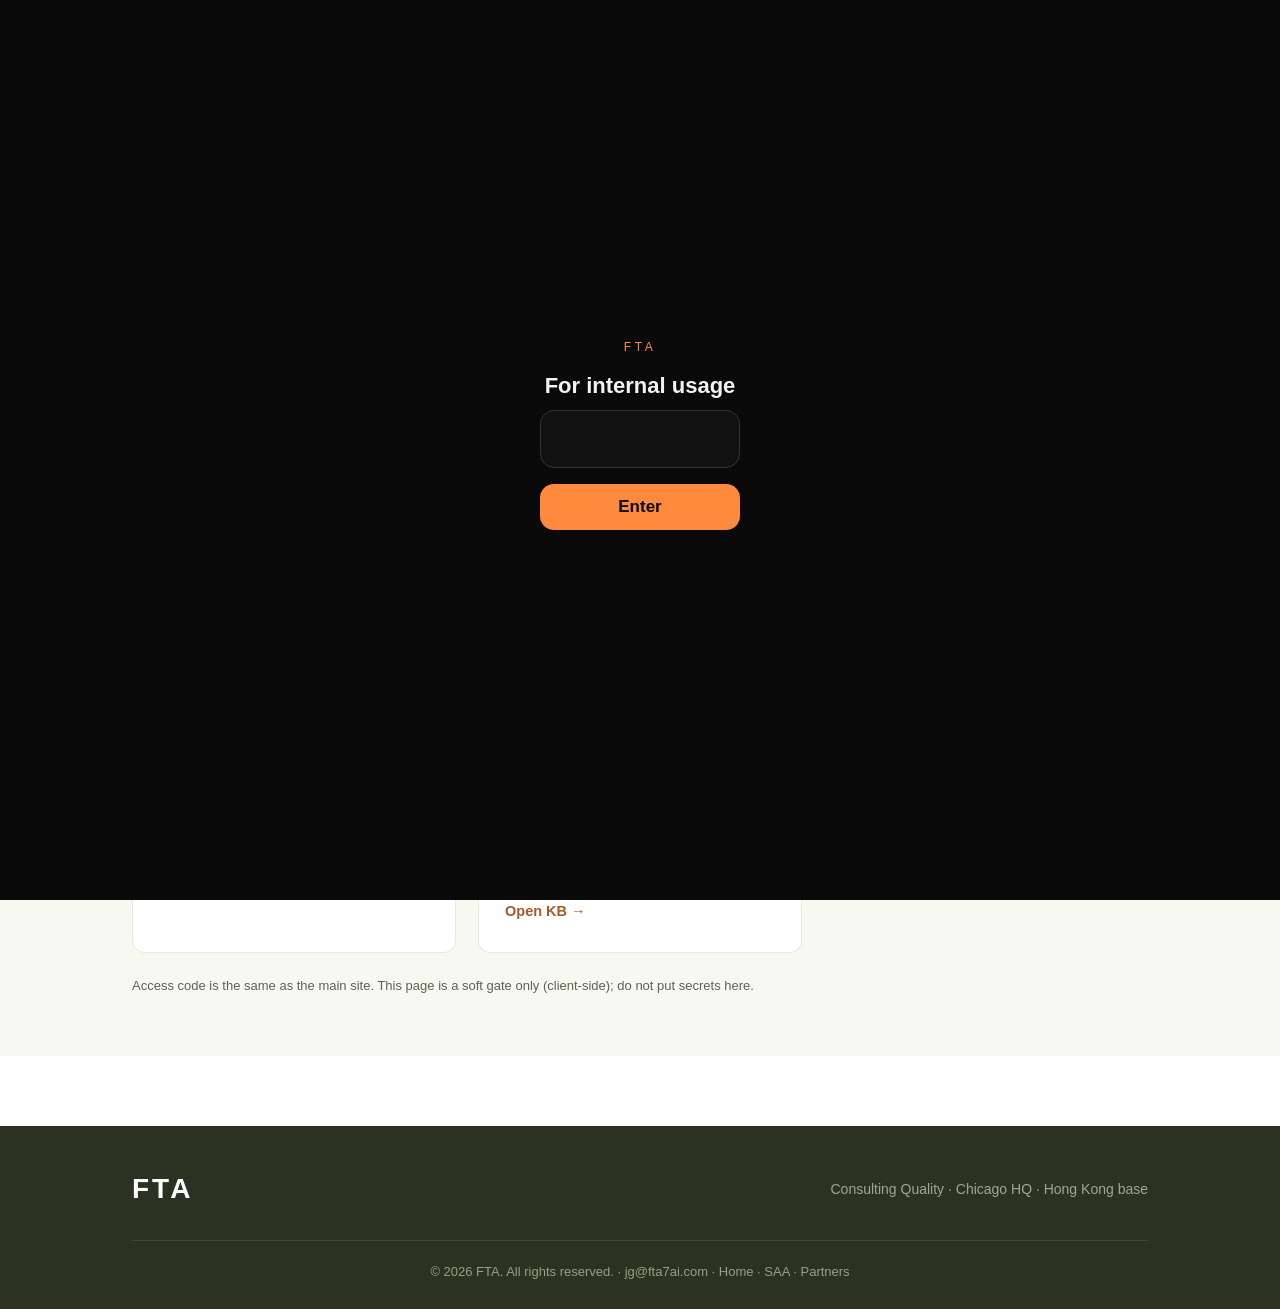
<file: internal/index.html>
<!DOCTYPE html>
<html lang="en">
<head>
<meta charset="UTF-8" />
<meta name="viewport" content="width=device-width, initial-scale=1.0" />
<title>FTA — Internal</title>
<link rel="stylesheet" href="/nav-public.css">
<meta name="robots" content="noindex,nofollow">
<style>
:root{--accent:#D07C3E;--accent-dark:#A85A28;--accent-soft:#FBEEE1;--green:#8AAE2A;--green-pale:#E7F1C9;--gd-text:#2C3A10;--ink:#20261C;--ink-2:#5B6353;--line:#E7EAE0;--band:#F7F9F1;--white:#fff}
*{box-sizing:border-box;margin:0;padding:0}
body{font-family:-apple-system,"Segoe UI",Roboto,Helvetica,Arial,sans-serif;color:var(--ink);background:#fff;line-height:1.65;-webkit-font-smoothing:antialiased}
a{color:inherit;text-decoration:none}
.wrap{max-width:1080px;margin:0 auto;padding:0 32px}
header{position:sticky;top:0;z-index:50;background:rgba(255,255,255,.94);backdrop-filter:saturate(180%) blur(10px);border-bottom:1px solid var(--line)}
.nav{display:flex;align-items:center;height:84px;gap:28px}
.brand{display:flex;flex-direction:column;line-height:1.02;gap:4px}
.brand .mark{font-size:40px;font-weight:800;letter-spacing:3px}
.brand .tag-line{font-size:11px;letter-spacing:3px;text-transform:uppercase;color:var(--ink-2);font-weight:700}
nav.menu{display:flex;margin-left:auto}
nav.menu a{padding:9px 4px;margin:0 11px;color:var(--ink-2);font-size:15px;font-weight:500;border-bottom:2px solid transparent}
nav.menu a:hover{color:var(--ink)} nav.menu a.active{color:var(--ink);font-weight:700;border-bottom-color:var(--ink)}
.cta-btn{background:var(--accent);color:#fff!important;padding:10px 20px;border-radius:8px;font-weight:600;font-size:15px}
.eyebrow{display:inline-block;color:var(--ink-2);font-weight:700;font-size:13px;letter-spacing:1.6px;text-transform:uppercase;margin-bottom:14px}
h1{font-size:44px;line-height:1.14;font-weight:800;letter-spacing:-.8px;margin-bottom:20px}
h2{font-size:30px;font-weight:800;letter-spacing:-.4px;margin-bottom:14px}
h3{font-size:19px;font-weight:700;margin-bottom:8px}
.lead{font-size:18.5px;color:var(--ink-2);max-width:760px}
.hero{padding:72px 0 56px}
.sec{padding:60px 0;border-top:1px solid var(--line)} .sec.band{background:var(--band)}
.grid2{display:grid;grid-template-columns:1fr 1fr;gap:48px;align-items:center}
.cards{display:grid;grid-template-columns:repeat(3,1fr);gap:22px;margin-top:26px}
.card{background:#fff;border:1px solid var(--line);border-radius:12px;padding:28px 26px}
.card p,.card li{color:var(--ink-2);font-size:15.5px}
.card ul{padding-left:18px;margin-top:6px}
.tag{display:inline-block;font-size:12px;font-weight:700;letter-spacing:2px;color:var(--gd-text);background:var(--green);padding:5px 11px;border-radius:7px;margin-bottom:14px}
.std{display:flex;flex-direction:column;gap:12px;margin-top:18px}
.std div{border:1px solid var(--line);border-radius:12px;padding:16px 20px;background:#fff}
.std b{display:block} .std span{color:var(--ink-2);font-size:15px}
.std .first{border-color:var(--accent);box-shadow:0 0 0 3px var(--accent-soft)}
.facts{display:flex;gap:26px;flex-wrap:wrap;margin-top:26px;color:var(--ink-2);font-size:15px}
.facts b{color:var(--ink)}
video{width:100%;border-radius:16px;background:#000;display:block;box-shadow:0 24px 60px -30px rgba(30,40,55,.55)}
.vcap{color:var(--ink-2);font-size:14px;margin-top:10px;text-align:center}
.btn-primary{display:inline-flex;align-items:center;gap:9px;background:var(--accent);color:#fff;padding:14px 28px;border-radius:9px;font-weight:600;font-size:16px}
.btn-primary:hover{background:var(--accent-dark)}
.contact{background:var(--green-pale);border-radius:20px;padding:52px;text-align:center}
.contact p{color:#54602f;font-size:18px;max-width:600px;margin:0 auto 26px}
footer{background:#2b3222;color:#cdd4c1;padding:40px 0 26px;margin-top:70px}
.foot{display:flex;justify-content:space-between;align-items:center;flex-wrap:wrap;gap:14px}
footer .mark{color:#fff;font-size:28px;font-weight:800;letter-spacing:3px}
.foot-bot{border-top:1px solid #444c37;margin-top:28px;padding-top:20px;font-size:13px;color:#97a086;text-align:center}
.foot-bot a{color:#97a086}
.links{display:grid;grid-template-columns:repeat(3,1fr);gap:22px;margin-top:10px}
.links a.card{display:block;transition:.2s} .links a.card:hover{border-color:var(--accent);transform:translateY(-3px)}
.links .go{color:var(--accent-dark);font-weight:700;font-size:14.5px;margin-top:12px;display:block}
.small{font-size:13px;color:var(--ink-2)}
@media(max-width:900px){.grid2,.cards,.links{grid-template-columns:1fr}h1{font-size:32px}h2{font-size:25px}nav.menu{display:flex}.wrap{padding:0 20px}.contact{padding:36px 22px}.cta-btn{margin-left:auto}}
</style>
</head>
<body>
<div id="ftagate" data-title="For internal usage"></div>
<script src="/gate.js"></script>
<header>
  <div class="wrap nav">
    <a class="brand" href="/"><span class="mark">FTA</span><span class="tag-line">Consulting Quality</span></a>
    <nav class="menu">
      <span class="nav-group nav-main">
        <a href="/">Home</a><a href="/#services">What we do</a><a href="/videos/">Insight Series</a><a href="/#contact">Contact</a>
      </span>
      <span class="nav-gap" aria-hidden="true"></span>
      <span class="nav-group nav-quiet">
        <a href="/saa/">SAA</a><a href="/datacenter/">Data Center</a><a href="/partners/">Partners</a>
      </span>
    </nav>
    <a class="cta-btn" href="mailto:jg@fta7ai.com">Get in touch</a>
  </div>
</header>

<main>
  <section class="hero"><div class="wrap">
    <span class="eyebrow">Internal · not linked from public pages</span>
    <h1>FTA internal</h1>
    <p class="lead">Working areas behind the site access code.</p>
  </div></section>
  <section class="sec band"><div class="wrap">
    <div class="links">
      <a class="card" href="/as/"><span class="tag">AS</span><h3>AS prototype</h3><p>The AS prototype (formerly in the public top menu).</p><span class="go">Open AS &rarr;</span></a>
      <a class="card" href="/internal/saa/"><span class="tag">SAA</span><h3>SAA &mdash; Area for internal use</h3><p>Modules, framework and interfaces, moved off the public SAA page. Includes the full MIT license notice for the adapted framework.</p><span class="go">Open SAA internal &rarr;</span></a>
      <a class="card" href="/datacenter/"><span class="tag">DATA</span><h3>Data Center</h3><p>October films and the ASTM knowledge-base demo (moved off the public homepage).</p><span class="go">Open Data Center &rarr;</span></a>
      <a class="card" href="/events/"><span class="tag">EVENTS</span><h3>Event Radar</h3><p>External events FTA is watching.</p><span class="go">Open Event Radar &rarr;</span></a>
      <a class="card" href="/kb/"><span class="tag">KB</span><h3>KB collector</h3><p>Knowledge-base collector for SQE numbers.</p><span class="go">Open KB &rarr;</span></a>
    </div>
    <p class="small" style="margin-top:22px">Access code is the same as the main site. This page is a soft gate only (client-side); do not put secrets here.</p>
  </div></section>
</main>

<footer><div class="wrap">
  <div class="foot"><span class="mark">FTA</span><span style="color:#9fa891;font-size:14px">Consulting Quality · Chicago HQ · Hong Kong base</span></div>
  <div class="foot-bot">© 2026 FTA. All rights reserved. · jg@fta7ai.com · <a href="/">Home</a> · <a href="/saa/">SAA</a> · <a href="/partners/">Partners</a></div>
</div></footer>
</body>
</html>
</file>
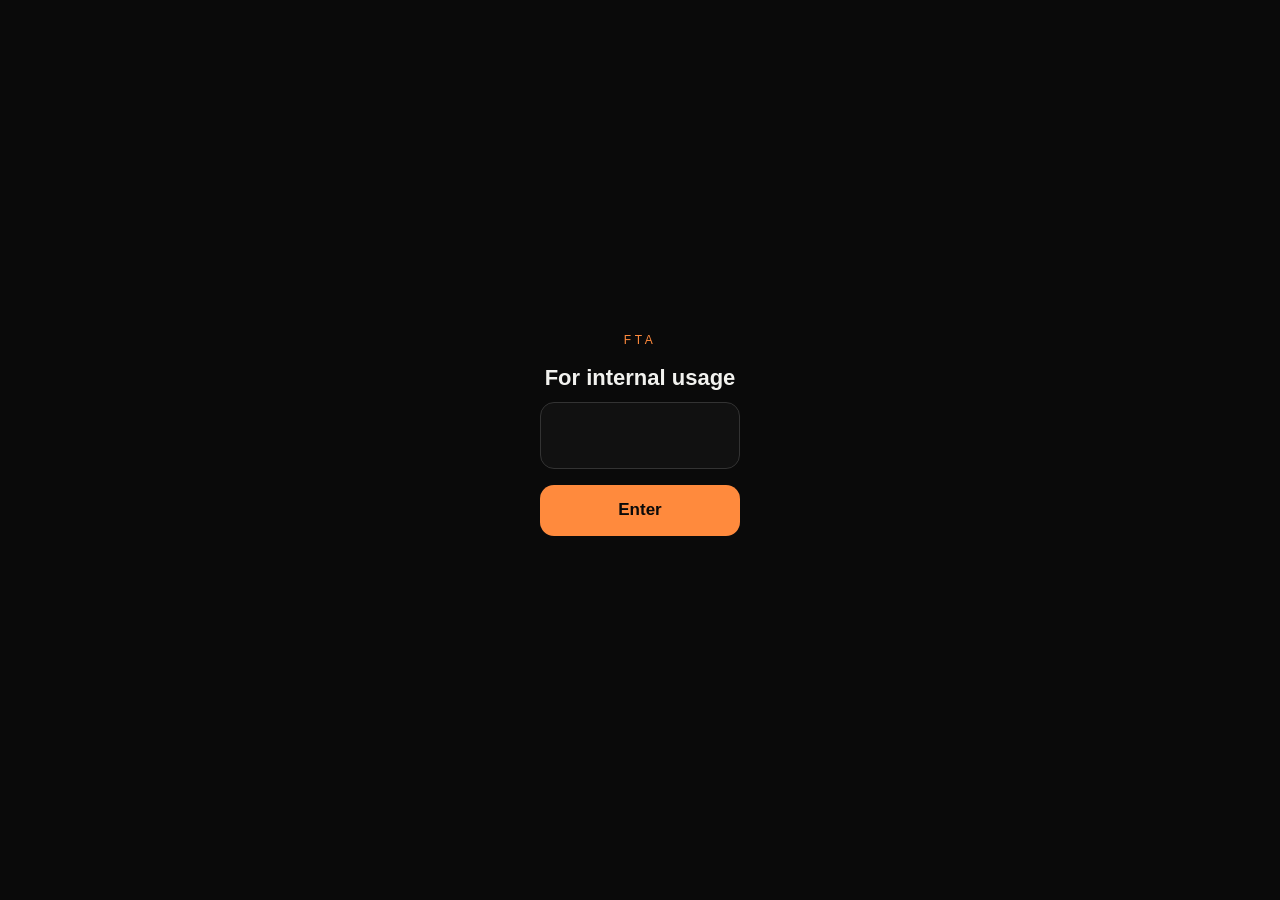
<file: kb/index.html>
<!doctype html>
<html lang="zh">
<head>
<meta charset="utf-8">
<meta name="viewport" content="width=device-width,initial-scale=1">
<meta name="color-scheme" content="dark">
<meta name="robots" content="noindex,nofollow">
<meta name="author" content="Author: F2 · 2026-11-04 12:14 HKT · rev01 · DRAFT">
<link rel="icon" href="data:image/svg+xml,%3Csvg xmlns='http://www.w3.org/2000/svg' viewBox='0 0 32 32'%3E%3Crect width='32' height='32' rx='8' fill='%23000'/%3E%3Cpath d='M9 8v16M9 16l9-8M9 16l9 8' stroke='%23ffa23a' stroke-width='3' fill='none' stroke-linecap='round' stroke-linejoin='round'/%3E%3C/svg%3E">
<title>FTA · KB 知识库采集</title>
<style>
:root{--bg:#000;--g1:#141414;--g2:#212121;--g3:#333;--sep:#2c2c2c;--lab:#f4f4f4;--lab2:#a9a9a9;--lab3:#7a7a7a;--or:#ffa23a;--or-t:rgba(255,162,58,.13);--gr:#34d399;--gr-t:rgba(52,211,153,.13);--rd:#ff453a}
*{box-sizing:border-box;-webkit-tap-highlight-color:transparent}
html{scroll-padding-top:76px;scroll-padding-bottom:110px}
html,body{margin:0;background:var(--bg);color:var(--lab);font:16px/1.45 -apple-system,BlinkMacSystemFont,"SF Pro Text","PingFang SC","Helvetica Neue",Arial,sans-serif;-webkit-font-smoothing:antialiased;-webkit-text-size-adjust:100%}
body{min-height:100vh;min-height:100dvh}body.sh{overflow:hidden}
button,input,textarea{font:inherit;color:inherit}
button{background:none;border:0;padding:0;cursor:pointer;text-align:inherit}
:focus{outline:none}:focus-visible{outline:2px solid var(--or);outline-offset:2px;border-radius:10px}
h1,h2,h3,p{margin:0}svg{display:block;flex:none}
.sr{position:absolute;width:1px;height:1px;overflow:hidden;clip:rect(0 0 0 0);white-space:nowrap;border:0;padding:0;margin:-1px}
.wrap{max-width:520px;margin:0 auto;min-height:100vh;min-height:100dvh;display:flex;flex-direction:column}
.wrap.wide{max-width:780px}
.top{position:sticky;top:0;z-index:5;display:grid;grid-template-columns:minmax(44px,auto) 1fr minmax(44px,auto);align-items:center;gap:6px;padding:calc(8px + env(safe-area-inset-top)) 12px 8px;background:rgba(0,0,0,.92);backdrop-filter:blur(14px);-webkit-backdrop-filter:blur(14px);border-bottom:1px solid var(--sep)}
.tt{text-align:center;font-weight:600;font-size:17px;white-space:nowrap;overflow:hidden;text-overflow:ellipsis}
.tr{display:flex;justify-content:flex-end}
.ib{min-width:44px;height:44px;border-radius:12px;display:flex;align-items:center;justify-content:center;gap:6px;color:var(--lab2)}
.ib:hover{background:var(--g1);color:var(--lab)}.ib.who{padding:0 6px;font-size:14px;color:var(--lab)}.ib.who svg{color:var(--or)}
.ib.sm{min-width:40px;height:40px}
.mn{flex:1;padding:16px 16px 28px;display:flex;flex-direction:column;gap:14px}
.bar{position:sticky;bottom:0;z-index:5;display:flex;align-items:center;gap:10px;padding:10px 14px calc(10px + env(safe-area-inset-bottom));background:rgba(0,0,0,.94);backdrop-filter:blur(14px);-webkit-backdrop-filter:blur(14px);border-top:1px solid var(--sep)}
.bar .btn{flex:1}.cntr{color:var(--lab2);font-size:14px;min-width:54px;text-align:center}
.btn{min-height:48px;padding:0 18px;border-radius:14px;background:var(--g2);color:var(--lab);font-weight:600;display:flex;align-items:center;justify-content:center;gap:8px;position:relative;width:100%;text-align:center}
.btn:hover{background:var(--g3)}.btn.pri{background:var(--or);color:#000}.btn.pri:hover{background:#ffb056}
.btn:disabled{opacity:.4;cursor:default}.btn.sm{min-height:40px;font-size:14px;margin-top:8px}
.bar .btn:not(.pri){flex:0 0 auto;width:auto}
.chip{min-height:40px;padding:0 14px;border-radius:20px;background:var(--g2);display:inline-flex;align-items:center;gap:6px;font-size:14px;font-weight:600;position:relative;white-space:nowrap}
.chip.pri{background:var(--or);color:#000}
.dot{font-style:normal;min-width:20px;height:20px;border-radius:10px;background:#000;color:var(--or);font-size:12px;font-weight:700;display:inline-flex;align-items:center;justify-content:center;padding:0 5px}
.btn.pri .dot{background:#000;color:var(--or)}
.lnk{color:var(--or);text-decoration:underline;text-underline-offset:3px;font-size:inherit}
.card{background:var(--g1);border-radius:18px;padding:16px}
.card.flush{padding:0;overflow:hidden}
.card h2{font-size:18px;font-weight:650;letter-spacing:-.01em}
.mh{display:flex;align-items:center;gap:10px;justify-content:space-between;margin-bottom:6px}
.hint{font-size:14px;color:var(--lab2)}.hint.ctr{text-align:center}
.fine{font-size:12.5px;color:var(--lab3);line-height:1.5}
.fine code{font:12px ui-monospace,Menlo,monospace;color:var(--lab2)}
p.fine{margin-top:6px}
.note{background:var(--or-t);border-radius:14px;padding:12px 14px;font-size:14px}.note b{color:var(--or)}
.err{color:var(--or);font-size:14px;min-height:0}.err:empty{display:none}
.empty{color:var(--lab3);text-align:center;padding:40px 16px}
.tag{display:inline-flex;align-items:center;gap:4px;font-size:11.5px;font-weight:650;color:var(--or);border:1px solid var(--or);border-radius:7px;padding:2px 7px;white-space:nowrap}
.tag.mute{color:var(--lab2);border-color:var(--g3)}
.chips{display:flex;flex-wrap:wrap;gap:6px}
.row{display:flex;align-items:center;gap:12px;width:100%;min-height:60px;padding:10px 14px;border-top:1px solid var(--sep);color:var(--lab)}
.row:first-of-type{border-top:0}.card .row:first-of-type{border-top:0}
.row:hover{background:var(--g2)}.row>svg{color:var(--lab3)}
.card>.row:first-of-type{margin-top:6px;border-top:1px solid var(--sep)}
.rt{flex:1;min-width:0;display:flex;flex-direction:column;gap:2px}.rt b{font-weight:600;font-size:16px}.rt small{font-size:13px;color:var(--lab2)}
.rt small.or{color:var(--or)}
.clip{display:-webkit-box;-webkit-line-clamp:2;-webkit-box-orient:vertical;overflow:hidden;font-weight:500!important;font-size:15px!important}
.clip2{display:block;font-weight:600;font-size:15px;margin:4px 0 6px}
.rc{display:flex;align-items:center;gap:8px;flex:none}
.cnt{font-size:15px;color:var(--lab2);font-variant-numeric:tabular-nums}.cnt.full{color:var(--gr)}
.st{width:30px;height:30px;border-radius:50%;background:var(--g2);color:var(--lab2);font-size:13px;display:flex;align-items:center;justify-content:center;flex:none;font-weight:600}
.st.ok{background:var(--gr-t);color:var(--gr)}
.sec{font-size:13px;color:var(--lab2);font-weight:600;margin:10px 4px 0;letter-spacing:.01em}
.big{font-size:44px;font-weight:700;letter-spacing:-.03em;line-height:1}.big small{font-size:20px;color:var(--lab3);font-weight:500}
.bar1{height:6px;border-radius:3px;background:var(--g2);overflow:hidden;margin:10px 0 4px}.bar1 i{display:block;height:100%;background:var(--or);border-radius:3px;transition:width .3s}
.prog p.hint{margin-top:6px}
/* start screen */
.entry{padding:calc(20px + env(safe-area-inset-top)) 22px 30px;gap:16px}
.lg2{align-self:flex-end;width:132px}
.hero{text-align:center;padding:18px 0 4px}.hero h1{font-size:32px;letter-spacing:-.03em;margin-top:14px}.hero .sub{color:var(--lab2);margin-top:8px;font-size:15px}
.logo{width:68px;height:68px;border-radius:20px;background:var(--g1);color:var(--or);display:flex;align-items:center;justify-content:center;margin:0 auto}
#lf{display:flex;flex-direction:column;gap:12px}
.brand{font-size:13px;font-weight:650;letter-spacing:.04em;color:var(--or);margin-top:14px}
.fld{display:flex;flex-direction:column;gap:6px;font-size:14px;color:var(--lab2)}
input[type=text],textarea{width:100%;min-height:50px;padding:12px 14px;border-radius:14px;border:1.5px solid var(--g3);background:var(--g1);font-size:16px;color:var(--lab)}
textarea{resize:vertical;line-height:1.45;min-height:96px}
input:focus,textarea:focus{border-color:var(--or)}
::placeholder{color:var(--lab3)}
/* question */
.sc{font-size:12.5px;color:var(--lab3);letter-spacing:.01em}
.q{font-size:21px;line-height:1.35;letter-spacing:-.015em;font-weight:650;margin:2px 0 4px}
.opts{border:0;margin:0;padding:0;display:flex;flex-direction:column;gap:10px;min-width:0}
.opts .hint{margin-bottom:2px}
.opt{position:relative;display:flex;align-items:flex-start;gap:12px;padding:14px;min-height:56px;border-radius:16px;background:var(--g1);border:1.5px solid transparent;cursor:pointer}
.opt:hover{background:var(--g2)}
.opt input{position:absolute;inset:0;width:100%;height:100%;opacity:0;margin:0;cursor:pointer}
.opt .rd{width:24px;height:24px;border-radius:50%;border:2px solid var(--lab3);flex:none;margin-top:1px;position:relative}
.opt.on{border-color:var(--or);background:var(--or-t)}
.opt.on .rd{border-color:var(--or)}.opt.on .rd:after{content:"";position:absolute;inset:4px;border-radius:50%;background:var(--or)}
.opt:focus-within{outline:2px solid var(--or);outline-offset:2px}
.ot{flex:1;font-size:16px;line-height:1.4}.ot b{display:inline-block;min-width:22px;color:var(--or);margin-right:4px}
.opt.soft .ot{color:var(--lab2)}
.more{background:var(--g1);border-radius:14px;padding:0 14px}
.more summary,.src summary{min-height:48px;display:flex;align-items:center;color:var(--lab2);font-size:14px;cursor:pointer;list-style:none}
.more summary::-webkit-details-marker,.src summary::-webkit-details-marker{display:none}
.more[open] summary,.src[open] summary{color:var(--lab)}.more .fld{padding-bottom:14px}
.src{background:var(--g1);border-radius:14px;padding:0 14px 12px}
blockquote{margin:8px 0 0;padding:10px 12px;border-left:3px solid var(--or);background:var(--g2);border-radius:0 10px 10px 0;font-size:14px;color:var(--lab);word-break:break-word}
.sv{font-size:13px;color:var(--lab3);min-height:20px;text-align:center}.sv.bad{color:var(--or)}
.media{display:flex;flex-direction:column;gap:10px}.mrow{display:flex;gap:10px;flex-wrap:wrap}
.mitem{display:flex;align-items:center;gap:8px}.mitem audio{flex:1;min-width:0;height:40px}
.thumb{width:88px;height:88px;object-fit:cover;border-radius:12px;background:var(--g2)}
.rec{display:flex;align-items:center;gap:10px;color:var(--rd);font-weight:650}.rec .chip{background:var(--rd);color:#fff}
.rdot{width:12px;height:12px;border-radius:50%;background:var(--rd);animation:bl 1s infinite}@keyframes bl{50%{opacity:.25}}
/* segmented, switch */
.seg{display:flex;background:var(--g1);border-radius:12px;padding:3px;gap:3px}
.seg button{flex:1;min-height:40px;border-radius:9px;font-size:14px;color:var(--lab2);font-weight:600;text-align:center}
.seg button.on{background:var(--g3);color:var(--lab)}
.seg.tabs{position:sticky;top:61px;z-index:4}
.sw-row{display:flex;align-items:center;justify-content:space-between;min-height:48px;width:100%;color:var(--lab2)}
.sw{width:46px;height:28px;border-radius:14px;background:var(--g3);position:relative;flex:none;transition:background .2s}
.sw:after{content:"";position:absolute;top:2px;left:2px;width:24px;height:24px;border-radius:50%;background:#fff;transition:transform .2s}
.sw.on{background:var(--gr)}.sw.on:after{transform:translateX(18px)}
/* sheet */
.scrim{position:fixed;inset:0;background:rgba(0,0,0,.6);opacity:0;pointer-events:none;transition:opacity .2s;z-index:20}.scrim.on{opacity:1;pointer-events:auto}
.sheet{position:fixed;left:0;right:0;bottom:0;max-width:520px;margin:0 auto;max-height:88vh;max-height:88dvh;overflow:auto;background:#1b1b1b;border-radius:24px 24px 0 0;padding:10px 20px calc(22px + env(safe-area-inset-bottom));transform:translateY(105%);transition:transform .26s cubic-bezier(.2,.8,.2,1);z-index:21;display:flex;flex-direction:column;gap:12px;visibility:hidden}
.sheet.on{transform:none;visibility:visible}
.grab{width:40px;height:5px;border-radius:3px;background:var(--g3);margin:0 auto 4px}
.sheet h3{font-size:20px;font-weight:650;display:flex;align-items:center;gap:8px;flex-wrap:wrap}.sheet h3 svg{color:var(--gr)}
.sheet p{font-size:15px;color:var(--lab2)}
.ul{margin:0;padding:0 0 0 18px;display:flex;flex-direction:column;gap:6px;font-size:14.5px;color:var(--lab2)}
.btns{display:flex;flex-direction:column;gap:10px;margin-top:4px}
.toast{position:fixed;left:50%;top:calc(12px + env(safe-area-inset-top));transform:translate(-50%,-20px);background:#2a2a2a;color:var(--lab);padding:12px 18px;border-radius:14px;font-size:14px;opacity:0;pointer-events:none;transition:all .25s;z-index:30;max-width:90vw;text-align:center}
.toast.on{opacity:1;transform:translate(-50%,0)}
/* desk */
.ans{font-size:15px;margin-top:4px}.ans b{color:var(--or);margin-right:4px}
.txt{margin-top:6px;padding:10px 12px;background:var(--g2);border-radius:12px;font-size:15px;white-space:pre-wrap;word-break:break-word}
.key{font-size:13px;margin-top:6px;font-weight:600;color:var(--lab2)}.key.match{color:var(--gr)}.key.differs{color:var(--or)}
.card audio{width:100%;margin-top:8px;height:40px}.card .thumb{margin-top:8px;width:120px;height:120px}
.rv{margin-top:10px;display:flex;flex-direction:column;gap:8px}.rc2{min-height:44px!important}
.bd{display:grid;grid-template-columns:minmax(0,1.3fr) 1fr 28px;align-items:center;gap:8px;font-size:13px;color:var(--lab2);margin-top:4px}.bd .bar1{margin:0}.bd b{text-align:right;color:var(--lab)}.bd span{overflow:hidden;text-overflow:ellipsis;white-space:nowrap}
@media (min-width:700px){.mn{padding:22px 24px 40px}.q{font-size:23px}.sheet{border-radius:24px;bottom:24px}.top{border-radius:0}}
@media (prefers-reduced-motion:reduce){*{animation:none!important;transition:none!important}}

.ib.bk{padding:0 10px 0 4px;gap:2px;font-size:15px;color:var(--or)}.ib.bk svg{color:var(--or)}
.ib.bk:hover{color:var(--or)}
p.fine.lh{margin:-6px 0 10px 2px}
.row#homeOut b{font-weight:600}
/* ===== desktop (computer) layout ===== */
body.dk .dkw{display:grid;grid-template-columns:330px minmax(0,1fr);min-height:100vh}
body.dk .side{position:sticky;top:0;height:100vh;display:flex;flex-direction:column;background:var(--g1);border-right:1px solid var(--sep);padding:14px 10px 12px;gap:4px}
body.dk .sh1{display:flex;align-items:center;gap:10px;padding:4px 8px 12px}.sh1 b{font-size:17px;flex:1}
body.dk .logo.sm{width:34px;height:34px;border-radius:10px;margin:0;background:var(--g2)}
body.dk .nav{flex:1;overflow:auto;display:flex;flex-direction:column;gap:2px;padding-bottom:8px;scrollbar-width:thin;scrollbar-color:var(--g3) transparent}
body.dk .nm{font-size:12px;color:var(--lab3);font-weight:650;padding:14px 8px 4px;letter-spacing:.02em}
body.dk .nk{display:flex;justify-content:space-between;align-items:center;min-height:38px;padding:0 10px;border-radius:10px;font-weight:600;font-size:14.5px;color:var(--lab)}
body.dk .nk:hover,body.dk .nv:hover{background:var(--g2)}
body.dk .nk.on{background:var(--g3)}
body.dk .ns{font-size:11.5px;color:var(--lab3);padding:8px 10px 2px}
body.dk .nv{display:flex;align-items:center;gap:9px;min-height:40px;padding:5px 8px;border-radius:10px;font-size:13.5px;color:var(--lab2);border-left:3px solid transparent}
body.dk .nv.on{background:var(--g2);color:var(--lab);border-left-color:var(--or)}
body.dk .nv .st{width:24px;height:24px;font-size:11.5px}
body.dk .nt{flex:1;min-width:0;display:-webkit-box;-webkit-line-clamp:2;-webkit-box-orient:vertical;overflow:hidden;line-height:1.3}
body.dk .ud{width:8px;height:8px;border-radius:50%;background:var(--or);flex:none}
body.dk .sfoot{border-top:1px solid var(--sep);padding-top:10px;display:flex;flex-direction:column;gap:8px}
body.dk .srow{display:flex;justify-content:space-between}
body.dk .ib.so{padding:0 10px;font-size:14px;color:var(--lab2)}
body.dk .dmain{min-width:0;display:flex;flex-direction:column;min-height:100vh}
body.dk .dmain .top{padding:10px 28px}
body.dk .dmain .mn{width:100%;max-width:860px;margin:0 auto;padding:28px 36px 40px}
body.dk .dmain .bar{padding:12px 28px}
body.dk .dmain .bar>*{max-width:860px}
body.dk .dmain .bar{justify-content:center}
body.dk .dmain .bar .btn.pri{max-width:360px}
body.dk .q{font-size:24px}
body.dk .opts{display:grid;grid-template-columns:1fr;gap:10px}
body.dk .kh{text-align:center;margin-top:8px}
body.dk .wrap.wide{max-width:1180px}
body.dk .sheet{max-width:560px;bottom:50%;transform:translateY(calc(50% + 40px));opacity:0;border-radius:22px;transition:transform .2s,opacity .2s}
body.dk .sheet.on{transform:translateY(50%);opacity:1}
body.dk .grab{display:none}
@media (max-width:900px){body.dk .dkw{grid-template-columns:240px minmax(0,1fr)}body.dk .dmain .mn{padding:20px}body.dk .q{font-size:21px}}
</style></head><body>
<div id="ftagate" data-title="For internal usage"></div>
<script src="/gate.js"></script>

<noscript><div style="padding:40px;max-width:640px;margin:0 auto;font-family:-apple-system,sans-serif"><h2>FTA · KB 知识库采集</h2><p>This page needs JavaScript. Please open it in Chrome or Safari (not in a file preview). 这个页面需要 JavaScript，请用 Chrome 或 Safari 打开（不要用文件预览）。</p></div></noscript>
<div id="app"></div>
<input id="photoIn" class="sr" type="file" accept="image/*" tabindex="-1" aria-hidden="true">
<div id="scrim" class="scrim"></div><div id="sheet" class="sheet" role="dialog" aria-modal="true"></div><div id="toast" class="toast" role="status" aria-live="polite"></div>
<script>
var KB=(function(){

const KB1_LETTERS = ['A', 'B', 'C', 'D', 'E'];            // E = "Not sure"
const TO_WHOM = 'SQE0';
const KB2_OPTIONS = {
  question: [
    { id: 'always', en: 'Always ask it', zh: '一定要问' },
    { id: 'risk', en: 'Ask only for risky or critical suppliers', zh: '只问高风险或关键供应商' },
    { id: 'problem', en: 'Ask only after a problem', zh: '出了问题才问' },
    { id: 'no', en: 'Not worth asking', zh: '不值得问' },
    { id: 'unsure', en: 'Not sure', zh: '不确定' }
  ],
  evidence: [
    { id: 'must', en: 'Must have', zh: '必须有' },
    { id: 'good', en: 'Good to have', zh: '最好有' },
    { id: 'risk', en: 'Only for risky suppliers', zh: '只对高风险供应商' },
    { id: 'no', en: 'Not needed', zh: '不需要' },
    { id: 'unsure', en: 'Not sure', zh: '不确定' }
  ]
};
const KB2_PROMPT = {
  question: { en: 'Or write it in your own words: what does a good answer look like, and what is a warning sign?', zh: '或用你自己的话写：什么样的回答算好？什么是危险信号？' },
  evidence: { en: 'Or write it in your own words: how do you check it is real and current?', zh: '或用你自己的话写：你怎么确认它是真的、是最新的？' }
};
const KB1_PROMPT = { en: 'Optional: tell us why in your own words.', zh: '可选：用你自己的话说说理由。' };

function normText(s) { return String(s == null ? '' : s).toLowerCase().replace(/\s+/g, ' ').trim(); }
function textLen(s) { return String(s || '').replace(/\s+/g, '').length; }
function djb(s) { let h = 5381; s = String(s); for (let i = 0; i < s.length; i++) h = ((h * 33) ^ s.charCodeAt(i)) >>> 0; return h.toString(36); }
const SPECIAL_USERS = ['SQE000040'];
function normUser(u) { const s = String(u == null ? '' : u).replace(/\s+/g, '').toUpperCase(); if (SPECIAL_USERS.indexOf(s) >= 0) return s; return s.replace(/^SQE0+(?=\d)/, 'SQE'); }
function validUser(id) { return /^SQE\d{1,3}$/.test(id) || SPECIAL_USERS.indexOf(id) >= 0; }

function scanIdentifiable(text, blocklist) {
  const t = String(text || ''), hits = [];
  if (/[A-Za-z0-9._%+-]+@[A-Za-z0-9.-]+\.[A-Za-z]{2,}/.test(t)) hits.push('email');
  if (/(?:\+?\d[\d\s().-]{7,}\d)/.test(t) && (t.match(/\d/g) || []).length >= 8) hits.push('phone');
  if (/(https?:\/\/|www\.)\S+/i.test(t)) hits.push('link');
  if (/(^|\s)@[A-Za-z0-9_]{3,}/.test(t)) hits.push('handle');
  const low = normText(t);
  for (const n of blocklist || []) { const k = normText(n); if (k.length >= 2 && low.includes(k)) { hits.push('name'); break; } }
  return hits;
}

const K256 = new Uint32Array([0x428a2f98, 0x71374491, 0xb5c0fbcf, 0xe9b5dba5, 0x3956c25b, 0x59f111f1, 0x923f82a4, 0xab1c5ed5, 0xd807aa98, 0x12835b01, 0x243185be, 0x550c7dc3, 0x72be5d74, 0x80deb1fe, 0x9bdc06a7, 0xc19bf174, 0xe49b69c1, 0xefbe4786, 0x0fc19dc6, 0x240ca1cc, 0x2de92c6f, 0x4a7484aa, 0x5cb0a9dc, 0x76f988da, 0x983e5152, 0xa831c66d, 0xb00327c8, 0xbf597fc7, 0xc6e00bf3, 0xd5a79147, 0x06ca6351, 0x14292967, 0x27b70a85, 0x2e1b2138, 0x4d2c6dfc, 0x53380d13, 0x650a7354, 0x766a0abb, 0x81c2c92e, 0x92722c85, 0xa2bfe8a1, 0xa81a664b, 0xc24b8b70, 0xc76c51a3, 0xd192e819, 0xd6990624, 0xf40e3585, 0x106aa070, 0x19a4c116, 0x1e376c08, 0x2748774c, 0x34b0bcb5, 0x391c0cb3, 0x4ed8aa4a, 0x5b9cca4f, 0x682e6ff3, 0x748f82ee, 0x78a5636f, 0x84c87814, 0x8cc70208, 0x90befffa, 0xa4506ceb, 0xbef9a3f7, 0xc67178f2]);
const H0 = [0x6a09e667, 0xbb67ae85, 0x3c6ef372, 0xa54ff53a, 0x510e527f, 0x9b05688c, 0x1f83d9ab, 0x5be0cd19];
const W256 = new Uint32Array(64);
function compress(st, b, o) {
  const w = W256;
  for (let i = 0; i < 16; i++) { const j = o + i * 4; w[i] = (b[j] << 24) | (b[j + 1] << 16) | (b[j + 2] << 8) | b[j + 3]; }
  for (let i = 16; i < 64; i++) {
    const a = w[i - 15], c = w[i - 2];
    const s0 = ((a >>> 7) | (a << 25)) ^ ((a >>> 18) | (a << 14)) ^ (a >>> 3);
    const s1 = ((c >>> 17) | (c << 15)) ^ ((c >>> 19) | (c << 13)) ^ (c >>> 10);
    w[i] = (w[i - 16] + s0 + w[i - 7] + s1) | 0;
  }
  let a = st[0], b2 = st[1], c2 = st[2], d = st[3], e = st[4], f = st[5], g = st[6], h = st[7];
  for (let i = 0; i < 64; i++) {
    const S1 = ((e >>> 6) | (e << 26)) ^ ((e >>> 11) | (e << 21)) ^ ((e >>> 25) | (e << 7));
    const ch = (e & f) ^ (~e & g);
    const t1 = (h + S1 + ch + K256[i] + w[i]) | 0;
    const S0 = ((a >>> 2) | (a << 30)) ^ ((a >>> 13) | (a << 19)) ^ ((a >>> 22) | (a << 10));
    const mj = (a & b2) ^ (a & c2) ^ (b2 & c2);
    const t2 = (S0 + mj) | 0;
    h = g; g = f; f = e; e = (d + t1) | 0; d = c2; c2 = b2; b2 = a; a = (t1 + t2) | 0;
  }
  st[0] = (st[0] + a) | 0; st[1] = (st[1] + b2) | 0; st[2] = (st[2] + c2) | 0; st[3] = (st[3] + d) | 0; st[4] = (st[4] + e) | 0; st[5] = (st[5] + f) | 0; st[6] = (st[6] + g) | 0; st[7] = (st[7] + h) | 0;
}
function utf8(s) { if (s instanceof Uint8Array) return s; const out = []; s = String(s); for (let i = 0; i < s.length; i++) { let c = s.charCodeAt(i); if (c >= 0xd800 && c < 0xdc00 && i + 1 < s.length) { const d = s.charCodeAt(i + 1); if (d >= 0xdc00 && d < 0xe000) { c = 0x10000 + ((c - 0xd800) << 10) + (d - 0xdc00); i++; } } if (c < 0x80) out.push(c); else if (c < 0x800) out.push(0xc0 | (c >> 6), 0x80 | (c & 63)); else if (c < 0x10000) out.push(0xe0 | (c >> 12), 0x80 | ((c >> 6) & 63), 0x80 | (c & 63)); else out.push(0xf0 | (c >> 18), 0x80 | ((c >> 12) & 63), 0x80 | ((c >> 6) & 63), 0x80 | (c & 63)); } return new Uint8Array(out); }
function stBytes(st) { const o = new Uint8Array(32); for (let i = 0; i < 8; i++) { o[i * 4] = st[i] >>> 24; o[i * 4 + 1] = st[i] >>> 16; o[i * 4 + 2] = st[i] >>> 8; o[i * 4 + 3] = st[i]; } return o; }
function sha256(data) {
  const m = utf8(data), n = m.length, tot = ((n + 9 + 63) >> 6) << 6, b = new Uint8Array(tot);
  b.set(m); b[n] = 0x80; const bits = n * 8; b[tot - 4] = bits >>> 24; b[tot - 3] = bits >>> 16; b[tot - 2] = bits >>> 8; b[tot - 1] = bits; b[tot - 8] = Math.floor(bits / 4294967296) >>> 24 & 255;
  const st = new Int32Array(H0); for (let o = 0; o < tot; o += 64) compress(st, b, o); return stBytes(st);
}
function toHex(u) { let s = ''; for (let i = 0; i < u.length; i++) s += (u[i] < 16 ? '0' : '') + u[i].toString(16); return s; }
function fromHex(h) { const o = new Uint8Array(h.length / 2); for (let i = 0; i < o.length; i++) o[i] = parseInt(h.substr(i * 2, 2), 16); return o; }
function sha256Hex(s) { return toHex(sha256(s)); }
function b64u(u) { let s = ''; for (let i = 0; i < u.length; i++) s += String.fromCharCode(u[i]); return btoa(s).replace(/\+/g, '-').replace(/\//g, '_').replace(/=+$/, ''); }
function unb64u(s) { s = String(s).replace(/-/g, '+').replace(/_/g, '/'); while (s.length % 4) s += '='; const b = atob(s), o = new Uint8Array(b.length); for (let i = 0; i < b.length; i++) o[i] = b.charCodeAt(i); return o; }
function gradeKb1(choice, key) { if (!choice || !key) return null; if (choice === 'E') return 'unsure'; return choice === key ? 'match' : 'differs'; }

function patternFlag(seq) { const s = (seq || []).filter((x) => x != null && x !== ''); if (s.length < 4) return ''; if (s.every((x) => x === s[0])) return 'same'; if (s.every((x, i) => x === s[i % 2]) && s[0] !== s[1]) return 'alternating'; return ''; }

function isAnswered(r) { return !!(r && (r.choice || textLen(r.text) > 0 || r.has_voice)); }
function progressOf(items, resp) {
  const o = { total: items.length, answered: 0, KB1: { total: 0, answered: 0 }, KB2: { total: 0, answered: 0 } };
  for (const it of items) { const a = isAnswered(resp && resp[it.id]); o[it.kb].total++; if (a) { o.answered++; o[it.kb].answered++; } }
  return o;
}
function validChoice(item, choice) {
  if (choice == null || choice === '') return true;
  if (item.kb === 'KB1') return KB1_LETTERS.indexOf(choice) >= 0;
  return (KB2_OPTIONS[item.kind] || []).some((o) => o.id === choice);
}
function clausePointers(s) { const m = String(s || '').match(/\b\d{1,2}(?:\.\d{1,2}){1,3}\b/g) || []; return Array.from(new Set(m)).join(', '); }

function toYaml(v, ind) {
  ind = ind || 0; const pad = '  '.repeat(ind);
  if (Array.isArray(v)) { if (!v.length) return pad + '[]'; return v.map((x) => { if (x && typeof x === 'object') { const y = toYaml(x, ind + 1).split('\n'); return pad + '- ' + y[0].trim() + (y.length > 1 ? '\n' + y.slice(1).join('\n') : ''); } return pad + '- ' + scalar(x); }).join('\n'); }
  if (v && typeof v === 'object') { const ks = Object.keys(v); if (!ks.length) return pad + '{}'; return ks.map((k) => { const x = v[k]; if (x && typeof x === 'object' && (Array.isArray(x) ? x.length : Object.keys(x).length)) return pad + k + ':\n' + toYaml(x, ind + 1); return pad + k + ': ' + (x && typeof x === 'object' ? (Array.isArray(x) ? '[]' : '{}') : scalar(x)); }).join('\n'); }
  return pad + scalar(v);
}
function scalar(x) { if (x == null) return 'null'; if (typeof x === 'number' || typeof x === 'boolean') return String(x); return JSON.stringify(String(x)); }
return {KB1_LETTERS,TO_WHOM,KB2_OPTIONS,KB2_PROMPT,KB1_PROMPT,normText,textLen,djb,SPECIAL_USERS,normUser,validUser,scanIdentifiable,utf8,sha256,toHex,fromHex,sha256Hex,b64u,unb64u,gradeKb1,patternFlag,isAnswered,progressOf,validChoice,clausePointers,toYaml};})();
var KB_SERVER='https://kb-collector.jinsonggong.workers.dev';
var PACK={"version":"v2-draft","attribution":{"licence":"MIT","copyright":"Copyright (c) 2026 Ricardo Romão Marques Braga","repo":"RBraga01/Quality-Engineering-Skills","commit":"70df27cbd6a5ad6808499e934d2c72be4f8bef1e","inventory_sha256":"7db8155654cc5d7aadf0bcd23f58e4f537baeb3535c56206e9007e4ebf7d579b","note":"Question wording in KB2 is taken verbatim from the RB repo (MIT). It is an AI draft and unverified. Scenario questions in KB1 are written by FTA, not by RB."},"modules":[{"id":"iso9001-84","order":1,"status":"trial","name":{"en":"ISO 9001 · clause 8.4 · External suppliers","zh":"ISO 9001 · 8.4 条款 · 外部供方"},"note":{"en":"Trial module. Supplier quality is much wider than this one clause; more modules are added the same way.","zh":"试验模块。供应商质量远不止这一条款，之后的模块用同样方式加入。"},"marks":{"KB1":"FTA draft, unverified","KB2":"RB-derived, AI draft, unverified"}}],"sections":[{"module":"iso9001-84","id":"8.4.1","ord":1,"title":{"en":"8.4.1 General: approved list, evaluation","zh":"8.4.1 总则：合格名录、评价"},"evidence":false},{"module":"iso9001-84","id":"8.4.2","ord":2,"title":{"en":"8.4.2 Type and extent of control: monitoring, risk, escalation","zh":"8.4.2 管控类型与程度：监控、风险、升级"},"evidence":false},{"module":"iso9001-84","id":"8.4.3","ord":3,"title":{"en":"8.4.3 Information given to suppliers","zh":"8.4.3 提供给供方的信息"},"evidence":false},{"module":"iso9001-84","id":"8.4.E","ord":4,"title":{"en":"8.4 Supporting evidence (RB)","zh":"8.4 支持性证据（RB）"},"evidence":true}],"items":[{"id":"iso9001-84/S01","module":"iso9001-84","section":"8.4.1","kb":"KB1","kind":"scenario","text":"A team needs a part from a supplier that is not on the approved list. They want it in three days. What is the right first move?","options":[{"id":"A","text":"Order now and add the supplier to the list later."},{"id":"B","text":"Ask the supplier for a written promise of quality, then order."},{"id":"C","text":"Do the quick approval check first, record it, then order."},{"id":"D","text":"Order a small first batch and skip the evaluation until later."}],"lang":"en","mark":"FTA draft, unverified","rb_ids":[3346,3548],"rb":null,"ord":1},{"id":"iso9001-84/S02","module":"iso9001-84","section":"8.4.1","kb":"KB1","kind":"scenario","text":"The approved list was last updated two years ago. Some listed suppliers are no longer used, and some suppliers in use are not listed. What does this show?","options":[{"id":"A","text":"The list is not kept up to date; ask who owns it."},{"id":"B","text":"Normal. Lists are never exact, so there is nothing to raise."},{"id":"C","text":"A paperwork matter only, as long as the parts are fine."},{"id":"D","text":"Nothing, because the buyers know their suppliers well."}],"lang":"en","mark":"FTA draft, unverified","rb_ids":[3548],"rb":null,"ord":2},{"id":"iso9001-84/S03","module":"iso9001-84","section":"8.4.1","kb":"KB1","kind":"scenario","text":"The only evaluation criterion on file is \"delivers on time\". How do you judge it?","options":[{"id":"A","text":"Enough, because delivery on time is what matters most to the customer."},{"id":"B","text":"Fine, because this supplier is a large and known one."},{"id":"C","text":"No issue, because evaluation criteria are optional."},{"id":"D","text":"Incomplete: criteria must also cover ability to meet requirements."}],"lang":"en","mark":"FTA draft, unverified","rb_ids":[3347],"rb":null,"ord":3},{"id":"iso9001-84/S04","module":"iso9001-84","section":"8.4.1","kb":"KB1","kind":"scenario","text":"A supplier was evaluated once, four years ago. Since then its late deliveries and complaints have grown. Nobody re-evaluated it. What is the gap?","options":[{"id":"A","text":"None. One evaluation at the start is enough for a long-standing supplier."},{"id":"B","text":"No rule to repeat the evaluation or to trigger it on poor results."},{"id":"C","text":"Re-evaluate only after a customer complaint arrives."},{"id":"D","text":"A yearly self-assessment form from the supplier is sufficient."}],"lang":"en","mark":"FTA draft, unverified","rb_ids":[3549],"rb":null,"ord":4},{"id":"iso9001-84/S05","module":"iso9001-84","section":"8.4.1","kb":"KB1","kind":"scenario","text":"A supplier was chosen by one person. There is no record of why. What do you ask for?","options":[{"id":"A","text":"Nothing is needed, as long as the supplier's parts work well in use."},{"id":"B","text":"A talk with that person; their word is enough."},{"id":"C","text":"The selection record: the criteria applied and who approved."},{"id":"D","text":"Only the supplier's quality certificate, then close it."}],"lang":"en","mark":"FTA draft, unverified","rb_ids":[3347,3549],"rb":null,"ord":5},{"id":"iso9001-84/S06","module":"iso9001-84","section":"8.4.2","kb":"KB1","kind":"scenario","text":"Supplier X delivers a part that affects safety. Supplier Y delivers packaging. Both get exactly the same checks. How do you judge it?","options":[{"id":"A","text":"Wrong balance. Checks should follow the risk."},{"id":"B","text":"Right. Treating both suppliers equally is the fair way."},{"id":"C","text":"Check only the packaging supplier more closely."},{"id":"D","text":"Neither needs checks if it holds a quality certificate."}],"lang":"en","mark":"FTA draft, unverified","rb_ids":[3349],"rb":null,"ord":6},{"id":"iso9001-84/S07","module":"iso9001-84","section":"8.4.2","kb":"KB1","kind":"scenario","text":"Incoming checks for one supplier were reduced \"because they are good\". No data supports it. What do you do?","options":[{"id":"A","text":"Accept it, because the manager has decided."},{"id":"B","text":"Bring back full checks for every supplier at once, whatever the history."},{"id":"C","text":"Accept it if the buyer also agrees with the change."},{"id":"D","text":"Ask for the data that justifies it. No data, no reduction."}],"lang":"en","mark":"FTA draft, unverified","rb_ids":[3349,3348],"rb":null,"ord":7},{"id":"iso9001-84/S08","module":"iso9001-84","section":"8.4.2","kb":"KB1","kind":"scenario","text":"A supplier's quality results have dropped for three months in a row. Nobody acted. What is missing?","options":[{"id":"A","text":"Nothing. A trend over only three months is too short to act on."},{"id":"B","text":"Defined triggers and steps: who informs the supplier and reviews."},{"id":"C","text":"Remove the supplier from the list at once."},{"id":"D","text":"Wait until a customer complains, then act."}],"lang":"en","mark":"FTA draft, unverified","rb_ids":[3348,3550],"rb":null,"ord":8},{"id":"iso9001-84/S09","module":"iso9001-84","section":"8.4.2","kb":"KB1","kind":"scenario","text":"A corrective action request went to a supplier five months ago. No reply, no follow-up. What do you check?","options":[{"id":"A","text":"Close it, because five months is far too old to matter now."},{"id":"B","text":"Send the same request again and wait for a reply."},{"id":"C","text":"The follow-up rule: due date, reminder and escalation steps."},{"id":"D","text":"Mark the supplier as approved so the matter ends."}],"lang":"en","mark":"FTA draft, unverified","rb_ids":[3550],"rb":null,"ord":9},{"id":"iso9001-84/S10","module":"iso9001-84","section":"8.4.2","kb":"KB1","kind":"scenario","text":"An outside company does a service for you and is not on the supplier list, because \"it is only a service\". How do you judge it?","options":[{"id":"A","text":"It belongs on the list; outside services need control too."},{"id":"B","text":"Services are out of scope of supplier control, which covers parts only."},{"id":"C","text":"Only large service providers need to be listed."},{"id":"D","text":"It is fine as long as the service has never failed."}],"lang":"en","mark":"FTA draft, unverified","rb_ids":[3346,3349],"rb":null,"ord":10},{"id":"iso9001-84/S11","module":"iso9001-84","section":"8.4.3","kb":"KB1","kind":"scenario","text":"A purchase order states only the item name and the quantity. What is the problem?","options":[{"id":"A","text":"Nothing. The supplier knows what we need by now."},{"id":"B","text":"The order is fine once the supplier replies \"OK\"."},{"id":"C","text":"Only the delivery date is missing from the order."},{"id":"D","text":"Missing: the specification, acceptance rules and checks."}],"lang":"en","mark":"FTA draft, unverified","rb_ids":[],"rb":null,"ord":11},{"id":"iso9001-84/S12","module":"iso9001-84","section":"8.4.3","kb":"KB1","kind":"scenario","text":"A specification changed last month. The supplier still works to the old revision. The order said \"latest revision\". Whose gap is it?","options":[{"id":"A","text":"The supplier's fault alone; it ignored the latest revision."},{"id":"B","text":"Ours too: check how changes reach and are confirmed."},{"id":"C","text":"No gap. A verbal reminder to the supplier fixes it."},{"id":"D","text":"Scrap everything made so far and start over."}],"lang":"en","mark":"FTA draft, unverified","rb_ids":[],"rb":null,"ord":12},{"id":"iso9001-84/S13","module":"iso9001-84","section":"8.4.3","kb":"KB1","kind":"scenario","text":"We want to verify product at the supplier's site, but the order says nothing about it. What should have been done?","options":[{"id":"A","text":"Nothing. Checks on arrival are always enough."},{"id":"B","text":"Visit without notice; no agreement is needed."},{"id":"C","text":"Agree the site checks in the order before work starts."},{"id":"D","text":"Ask the supplier to inspect itself and send us a signed report."}],"lang":"en","mark":"FTA draft, unverified","rb_ids":[],"rb":null,"ord":13},{"id":"iso9001-84/S14","module":"iso9001-84","section":"8.4.3","kb":"KB1","kind":"scenario","text":"A special job at the supplier needs trained staff, but the order does not mention it. What do you expect?","options":[{"id":"A","text":"The skills needed are stated, and the supplier shows proof."},{"id":"B","text":"Nothing. Staff training is the supplier's own business, not ours to ask."},{"id":"C","text":"A call to our own HR department to check them."},{"id":"D","text":"Trust what the supplier's sales contact says."}],"lang":"en","mark":"FTA draft, unverified","rb_ids":[],"rb":null,"ord":14},{"id":"iso9001-84/S15","module":"iso9001-84","section":"8.4.3","kb":"KB1","kind":"scenario","text":"Requirements reach suppliers by email, by phone and by hand. Nothing is kept. How do you judge it?","options":[{"id":"A","text":"Flexible and good, since each buyer picks the way that suits them best."},{"id":"B","text":"Phone is fastest, so use only the phone."},{"id":"C","text":"Email only is fine, and no record is needed."},{"id":"D","text":"Define one route, keep records, check the current version."}],"lang":"en","mark":"FTA draft, unverified","rb_ids":[],"rb":null,"ord":15},{"id":"iso9001-84/Q3346","module":"iso9001-84","section":"8.4.1","kb":"KB2","kind":"question","text":"Is there an approved supplier list?","lang":"en","mark":"RB-derived, AI draft, unverified","rb_ids":[3346],"rb":{"source_file":"skills/audit/iso-9001-internal-audit/SKILL.md","line":263,"text":"- Is there an approved supplier list?"},"ord":16},{"id":"iso9001-84/Q3347","module":"iso9001-84","section":"8.4.1","kb":"KB2","kind":"question","text":"Are supplier evaluation criteria defined?","lang":"en","mark":"RB-derived, AI draft, unverified","rb_ids":[3347],"rb":{"source_file":"skills/audit/iso-9001-internal-audit/SKILL.md","line":264,"text":"- Are supplier evaluation criteria defined?"},"ord":17},{"id":"iso9001-84/Q3548","module":"iso9001-84","section":"8.4.1","kb":"KB2","kind":"question","text":"Are approved supplier lists maintained and updated?","lang":"en","mark":"RB-derived, AI draft, unverified","rb_ids":[3548],"rb":{"source_file":"skills/audit/iso-9001-internal-audit/references/clause-questions.md","line":231,"text":"- Are approved supplier lists maintained and updated?"},"ord":18},{"id":"iso9001-84/Q3549","module":"iso9001-84","section":"8.4.1","kb":"KB2","kind":"question","text":"How are suppliers evaluated and re-evaluated?","lang":"en","mark":"RB-derived, AI draft, unverified","rb_ids":[3549],"rb":{"source_file":"skills/audit/iso-9001-internal-audit/references/clause-questions.md","line":232,"text":"- How are suppliers evaluated and re-evaluated?"},"ord":19},{"id":"iso9001-84/Q3348","module":"iso9001-84","section":"8.4.2","kb":"KB2","kind":"question","text":"Are suppliers monitored (performance data, audits)?","lang":"en","mark":"RB-derived, AI draft, unverified","rb_ids":[3348],"rb":{"source_file":"skills/audit/iso-9001-internal-audit/SKILL.md","line":265,"text":"- Are suppliers monitored (performance data, audits)?"},"ord":20},{"id":"iso9001-84/Q3349","module":"iso9001-84","section":"8.4.2","kb":"KB2","kind":"question","text":"Are purchasing controls appropriate to the risk?","lang":"en","mark":"RB-derived, AI draft, unverified","rb_ids":[3349],"rb":{"source_file":"skills/audit/iso-9001-internal-audit/SKILL.md","line":266,"text":"- Are purchasing controls appropriate to the risk?"},"ord":21},{"id":"iso9001-84/Q3550","module":"iso9001-84","section":"8.4.2","kb":"KB2","kind":"question","text":"How are supplier performance issues escalated and managed?","lang":"en","mark":"RB-derived, AI draft, unverified","rb_ids":[3550],"rb":{"source_file":"skills/audit/iso-9001-internal-audit/references/clause-questions.md","line":233,"text":"- How are supplier performance issues escalated and managed?"},"ord":22},{"id":"iso9001-84/E01","module":"iso9001-84","section":"8.4.E","kb":"KB2","kind":"evidence","text":"Approved supplier list","lang":"en","mark":"RB-derived, AI draft, unverified","rb_ids":[3350,3551],"rb":{"lines":[{"source_file":"skills/audit/iso-9001-internal-audit/SKILL.md","line":267,"text":"- *Evidence:* approved supplier list, supplier evaluation records, supplier KPIs"},{"source_file":"skills/audit/iso-9001-internal-audit/references/clause-questions.md","line":234,"text":"- *Evidence: approved supplier list, supplier evaluation records, supplier corrective action records*"}]},"ord":23},{"id":"iso9001-84/E02","module":"iso9001-84","section":"8.4.E","kb":"KB2","kind":"evidence","text":"Supplier evaluation records","lang":"en","mark":"RB-derived, AI draft, unverified","rb_ids":[3350,3551],"rb":{"lines":[{"source_file":"skills/audit/iso-9001-internal-audit/SKILL.md","line":267,"text":"- *Evidence:* approved supplier list, supplier evaluation records, supplier KPIs"},{"source_file":"skills/audit/iso-9001-internal-audit/references/clause-questions.md","line":234,"text":"- *Evidence: approved supplier list, supplier evaluation records, supplier corrective action records*"}]},"ord":24},{"id":"iso9001-84/E03","module":"iso9001-84","section":"8.4.E","kb":"KB2","kind":"evidence","text":"Supplier KPIs","lang":"en","mark":"RB-derived, AI draft, unverified","rb_ids":[3350],"rb":{"lines":[{"source_file":"skills/audit/iso-9001-internal-audit/SKILL.md","line":267,"text":"- *Evidence:* approved supplier list, supplier evaluation records, supplier KPIs"}]},"ord":25},{"id":"iso9001-84/E04","module":"iso9001-84","section":"8.4.E","kb":"KB2","kind":"evidence","text":"Supplier corrective action records","lang":"en","mark":"RB-derived, AI draft, unverified","rb_ids":[3551],"rb":{"lines":[{"source_file":"skills/audit/iso-9001-internal-audit/references/clause-questions.md","line":234,"text":"- *Evidence: approved supplier list, supplier evaluation records, supplier corrective action records*"}]},"ord":26}]};
var PRACTICE_USERS=["SQE0","SQE1","SQE2","SQE3","SQE4","SQE5","SQE6","SQE7","SQE8","SQE9","SQE10","SQE11","SQE12","SQE13","SQE14","SQE15","SQE16","SQE17","SQE18","SQE19","SQE20","SQE21","SQE22","SQE23","SQE24","SQE25","SQE26","SQE27","SQE28","SQE29","SQE30","SQE31","SQE32","SQE33","SQE34","SQE35","SQE36","SQE37","SQE38","SQE39","SQE40","SQE41","SQE42","SQE43","SQE44","SQE45","SQE46","SQE47","SQE48","SQE49","SQE50","SQE51","SQE52","SQE53","SQE54","SQE55","SQE56","SQE57","SQE58","SQE59","SQE60","SQE61","SQE62","SQE63","SQE64","SQE65","SQE66","SQE67","SQE68","SQE69","SQE70","SQE71","SQE72","SQE73","SQE74","SQE75","SQE76","SQE77","SQE78","SQE79","SQE80","SQE81","SQE82","SQE83","SQE84","SQE85","SQE86","SQE87","SQE88","SQE89","SQE90","SQE91","SQE92","SQE93","SQE94","SQE95","SQE96","SQE97","SQE98","SQE99","SQE000040"];
/* ===== KB capture page v2: base (helpers, icons, state) ===== */
var META='Author: F2 · 2026-11-04 12:14 HKT · rev01 · DRAFT';
var $=function(s,r){return (r||document).querySelector(s)};
var $$=function(s,r){return Array.prototype.slice.call((r||document).querySelectorAll(s))};
var S={lang:'zh',sound:true,live:!!KB_SERVER,tok:'',user:null,role:'',weak:false,pack:null,resp:{},me:null,to:KB.TO_WHOM,busy:false,pend:0,rec:null,err:''};
function esc(s){return String(s==null?'':s).replace(/[&<>"']/g,function(c){return {'&':'&amp;','<':'&lt;','>':'&gt;','"':'&quot;',"'":'&#39;'}[c]})}
function t(en,zh){return S.lang==='zh'?zh:en}
function L(o){if(o==null)return '';if(typeof o==='string')return o;return o[S.lang]||o.en||o.zh||''}
function sleep(ms){return new Promise(function(r){setTimeout(r,ms)})}
function fmtDate(ms){if(!ms)return '';var d=new Date(ms);if(isNaN(d))return '';var p=function(n){return (n<10?'0':'')+n};return d.getFullYear()+'-'+p(d.getMonth()+1)+'-'+p(d.getDate())+' '+p(d.getHours())+':'+p(d.getMinutes())}
function fmtSecs(s){s=Math.max(0,Math.round(s));return Math.floor(s/60)+':'+('0'+(s%60)).slice(-2)}

var IC={
back:'<path d="M15 5l-7 7 7 7"/>',chev:'<path d="M9 5l7 7-7 7"/>',out:'<path d="M14 4h4a2 2 0 0 1 2 2v12a2 2 0 0 1-2 2h-4"/><path d="M10 16l-4-4 4-4M6 12h10"/>',check:'<path d="M5 12.5l4.5 4.5L19 7.5"/>',
mic:'<rect x="9" y="3" width="6" height="11" rx="3"/><path d="M5 11a7 7 0 0 0 14 0M12 18v3"/>',stop:'<rect x="6" y="6" width="12" height="12" rx="2.5" fill="currentColor"/>',
cam:'<path d="M4 8h3l2-3h6l2 3h3v11H4z"/><circle cx="12" cy="13" r="3.5"/>',trash:'<path d="M5 7h14M10 7V4h4v3M7 7l1 13h8l1-13"/>',
x:'<path d="M6 6l12 12M18 6L6 18"/>',send:'<path d="M4 12l16-8-6 16-2.5-6.5z"/>',user:'<circle cx="12" cy="8" r="4"/><path d="M4 21c0-4 3.6-7 8-7s8 3 8 7"/>',
logo:'<path d="M8 5v14M8 12l8-7M8 12l8 7"/>',dl:'<path d="M12 4v11M7.5 11L12 15.5 16.5 11M5 20h14"/>',flag:'<path d="M6 21V4M6 5h11l-2 4 2 4H6"/>'
};
function ic(n,sz){return '<svg viewBox="0 0 24 24" width="'+(sz||22)+'" height="'+(sz||22)+'" fill="none" stroke="currentColor" stroke-width="1.8" stroke-linecap="round" stroke-linejoin="round" aria-hidden="true">'+(IC[n]||'')+'</svg>'}

var AC=null;
function clickFx(){
  if(!S.sound)return;
  try{AC=AC||new (window.AudioContext||window.webkitAudioContext)();if(AC.state==='suspended')AC.resume();
    var o=AC.createOscillator(),g=AC.createGain(),n=AC.currentTime;o.type='sine';o.frequency.setValueAtTime(1500,n);o.frequency.exponentialRampToValueAtTime(800,n+.04);
    g.gain.setValueAtTime(.0001,n);g.gain.exponentialRampToValueAtTime(.1,n+.004);g.gain.exponentialRampToValueAtTime(.0001,n+.06);o.connect(g);g.connect(AC.destination);o.start(n);o.stop(n+.07);window.__fx=(window.__fx||0)+1}catch(e){}
}
var TT=0;
function toast(m){var el=$('#toast');el.textContent=m;el.classList.add('on');clearTimeout(TT);TT=setTimeout(function(){el.classList.remove('on')},2600)}

/* small settings kept on this device (settings only, never an answer) */
function cfgSave(){try{localStorage.setItem('kb2.cfg',JSON.stringify({lang:S.lang,sound:S.sound}))}catch(e){}}
function cfgLoad(){try{S.lang=(navigator.language||'').slice(0,2)==='zh'?'zh':'en';var c=JSON.parse(localStorage.getItem('kb2.cfg')||'{}');if(c.lang)S.lang=c.lang;if(c.sound===false)S.sound=false}catch(e){}}
function tokSave(){try{if(S.tok)localStorage.setItem('kb2.tok',(S.live?'L:':'P:')+S.tok);else localStorage.removeItem('kb2.tok')}catch(e){}}
function tokLoad(){try{var v=localStorage.getItem('kb2.tok')||'';if(v.slice(0,2)===(S.live?'L:':'P:'))return v.slice(2)}catch(e){}return ''}

/* IndexedDB (voice and photo of the practice mode; in-memory fallback) */
var DBH=null,MEM={};
function idbOpen(){return new Promise(function(res){try{var r=indexedDB.open('kb2-practice',1);r.onupgradeneeded=function(){r.result.createObjectStore('media')};var to=0;r.onsuccess=function(){if(!to)DBH=r.result;res()};r.onerror=function(){res()};r.onblocked=function(){res()};setTimeout(function(){to=1;res()},2500)}catch(e){res()}})}
function mGet(k){return DBH?new Promise(function(r){try{var q=DBH.transaction('media','readonly').objectStore('media').get(k);q.onsuccess=function(){r(q.result)};q.onerror=function(){r()}}catch(e){r()}}):Promise.resolve(MEM[k])}
function mSet(k,v){if(!DBH){MEM[k]=v;return Promise.resolve()}return new Promise(function(r){try{var tx=DBH.transaction('media','readwrite');tx.objectStore('media').put(v,k);tx.oncomplete=function(){r()};tx.onerror=function(){r()};tx.onabort=function(){r()}}catch(e){r()}})}
function mDel(k){if(!DBH){delete MEM[k];return Promise.resolve()}return new Promise(function(r){try{var tx=DBH.transaction('media','readwrite');tx.objectStore('media').delete(k);tx.oncomplete=function(){r()};tx.onerror=function(){r()}}catch(e){r()}})}

/* pack helpers */
function items(){return S.pack?S.pack.items:[]}
function itemById(id){return items().filter(function(i){return i.id===id})[0]}
function secOf(i){return S.pack.sections.filter(function(s){return s.module===i.module&&s.id===i.section})[0]}
function modOf(id){return S.pack.modules.filter(function(m){return m.id===id})[0]}
function listFor(mod,kb){return items().filter(function(i){return i.module===mod&&i.kb===kb}).sort(function(a,b){return a.ord-b.ord})}
function R(id){return S.resp[id]||null}
function done(id){return KB.isAnswered(R(id))}
function counts(list){var d=0,u=0;list.forEach(function(i){if(done(i.id))d++;var r=R(i.id);if(r&&r.unsent)u++});return {done:d,total:list.length,unsent:u}}
function langLabel(l){var m={en:['English original','英文原文'],zh:['Chinese original','中文原文'],de:['German original','德文原文'],es:['Spanish original','西班牙文原文'],pt:['Portuguese original','葡萄牙文原文']};var x=m[l];return x?t(x[0],x[1]):t('Original language: '+l,'原文语言：'+l)}
function markText(m){return m==='FTA draft, unverified'?t('FTA draft, unverified','FTA 草稿，未核实'):t('RB-derived, AI draft, unverified','RB 来源，AI 草稿，未核实')}
function kbName(kb){return kb==='KB1'?t('Scenario questions','情景选择题'):t('Open questions','开放问题')}
function errMsg(e){if(!e)return '';if(e.error==='identifiable')return t('Please remove personal details (email, phone, link, @name) and save again.','请去掉个人信息（邮箱、电话、链接、@名字）后再保存。');if(e.error==='throttled')return t('Too many tries. Wait a few minutes.','尝试次数太多，请等几分钟。');if(e.error==='bad_login')return t('Unknown number. Type your number, e.g. SQE12.','编号不对，请输入你的编号，例如 SQE12。');if(e.status===0)return t('No connection. Your last change was not saved.','没有网络，刚才的修改没有保存。');return e.message||t('Something went wrong','出错了')}
/* ===== API: the live server, or the same shapes served from this device (practice mode) ===== */
function E(status,code,msg,extra){var j={ok:false,error:code,message:msg};if(extra)for(var k in extra)j[k]=extra[k];return {ok:false,status:status,j:j}}
function OK(o){var j={ok:true};if(o)for(var k in o)j[k]=o[k];return {ok:true,status:200,j:j}}

function api(method,path,opt){
  opt=opt||{};
  if(!S.live)return Promise.resolve().then(function(){return localApi(method,path,opt)});
  var h={};if(S.tok)h.Authorization='Bearer '+S.tok;var b;
  if(opt.raw){b=opt.raw;h['Content-Type']=opt.type||'application/octet-stream'}else if(opt.body!==undefined){b=JSON.stringify(opt.body);h['Content-Type']='application/json'}
  return fetch(KB_SERVER.replace(/\/$/,'')+path,{method:method,headers:h,body:b}).then(function(x){
    var ct=x.headers.get('content-type')||'';
    if(ct.indexOf('json')<0)return x.blob().then(function(bl){return {ok:x.ok,status:x.status,blob:bl,j:{}}});
    return x.json().then(function(j){return {ok:x.ok&&j.ok!==false,status:x.status,j:j}})
  }).catch(function(){return E(0,'offline','No connection')});
}

/* ---------- practice mode: a small local copy of the server, same routes, same checks ---------- */
var LDB=null;
function ldbLoad(){if(LDB)return LDB;try{LDB=JSON.parse(localStorage.getItem('kb2.practice')||'null')}catch(e){}if(!LDB)LDB={sess:{},resp:{},rev:{},subs:{},off:{},last:{}};return LDB}
function ldbSave(){try{localStorage.setItem('kb2.practice',JSON.stringify(LDB))}catch(e){}}
function rand(n){var a=new Uint8Array(n);(window.crypto||window.msCrypto).getRandomValues(a);return KB.b64u(a)}
function lAuth(opt,tok){var d=ldbLoad(),u=d.sess[tok||S.tok];if(!u||d.off[u])return null;return {user:u,role:u==='SQE0'?'owner':'contributor'}}
function lResp(u){var d=ldbLoad();return d.resp[u]||(d.resp[u]={})}
function lView(r){
  var same=r.sent&&(r.choice||null)===(r.sent.choice||null)&&(r.text||'')===(r.sent.text||'')&&!!r.voice===!!r.sent.voice&&!!r.photo===!!r.sent.photo;
  var a=KB.isAnswered({choice:r.choice,text:r.text,has_voice:!!r.voice});
  return {choice:r.choice||null,text:r.text||'',has_voice:!!r.voice,has_photo:!!r.photo,updated_at:r.upd,sent_at:r.sent?r.sent.at:null,unsent:a&&!same}
}
function lViews(u){var o={},rs=lResp(u);for(var id in rs)o[id]=lView(rs[id]);return o}
function lItem(id){return PACK.items.filter(function(i){return i.id===id})[0]}
function lFlags(rows,dup){var f=[],k1=rows.filter(function(r){return r.kb==='KB1'&&r.sent.choice}).sort(function(a,b){return a.ord-b.ord});var p=KB.patternFlag(k1.map(function(r){return r.sent.choice}));if(p)f.push('pattern:'+p);var tm=k1.filter(function(r){return r.ms>0});if(tm.length>=4&&tm.filter(function(r){return r.ms<1500}).length/tm.length>=.6)f.push('too_fast');if(dup)f.push('duplicate_text');return f}
function lSentRows(){var d=ldbLoad(),out=[];for(var u in d.resp)for(var id in d.resp[u]){var r=d.resp[u][id];if(r.sent){var it=lItem(id);if(it)out.push({user:u,item:id,kb:it.kb,ord:it.ord,sent:r.sent,ms:r.ms||0,th:r.th})}}return out}
function lDup(rows){var c={};rows.forEach(function(r){if(r.th)c[r.th]=(c[r.th]||0)+1});return c}

function localApi(method,path,opt){
  var q={},qi=path.indexOf('?');if(qi>=0){path.slice(qi+1).split('&').forEach(function(p){var kv=p.split('=');q[kv[0]]=decodeURIComponent(kv[1]||'')});path=path.slice(0,qi)}
  var d=ldbLoad(),b=opt.body||{};
  if(path==='/v1/login'&&method==='POST'){
    var u=KB.normUser(b.user);
    if(PRACTICE_USERS.indexOf(u)<0||d.off[u])return E(401,'bad_login','Unknown number');
    var tok=rand(32);d.sess[tok]=u;d.last[u]=Date.now();ldbSave();
    return OK({token:tok,user:{id:u,role:u==='SQE0'?'owner':'contributor'},expires_at:Date.now()+14*864e5})
  }
  var a=lAuth(opt);if(!a)return E(401,'unauthorized','Please enter your number first');
  if(path==='/v1/logout'&&method==='POST'){delete d.sess[S.tok];ldbSave();return OK()}
  if(path==='/v1/pack'&&method==='GET')return OK(JSON.parse(JSON.stringify(PACK)));
  if(path==='/v1/me'&&method==='GET'){
    var o={user:{id:a.user,role:a.role},to:KB.TO_WHOM};if(a.role==='owner')return OK(o);
    var pr=KB.progressOf(PACK.items,lViews(a.user)),uns=0,v=lViews(a.user);for(var k in v)if(v[k].unsent)uns++;pr.unsent=uns;
    var s=d.subs[a.user]||[],ls=s[s.length-1];o.progress=pr;o.last_submit=ls?{at:ls.at,answered:ls.answered,changed:ls.changed}:null;return OK(o)}
  if(path.indexOf('/v1/admin/')===0)return localAdmin(method,path.slice(10),q,b,a,d);
  if(a.role==='owner')return E(403,'forbidden','The reviewer has no answers of its own');
  var rs=lResp(a.user);
  if(path==='/v1/responses'&&method==='GET')return OK({responses:lViews(a.user)});
  if(path==='/v1/response'&&method==='PUT'){
    var it=lItem(b.item);if(!it)return E(404,'no_item','No such question');
    var ch=b.choice==null||b.choice===''?null:String(b.choice),tx=typeof b.text==='string'?b.text.replace(/\r\n/g,'\n'):'';
    if(!KB.validChoice(it,ch))return E(422,'bad_choice','That option does not exist');if(tx.length>2000)return E(422,'too_long','Too long (max 2000 characters)');
    var hits=KB.scanIdentifiable(tx);if(hits.length)return E(422,'identifiable','Please remove personal details',{hits:hits});
    var r=rs[it.id]||(rs[it.id]={});r.choice=ch;r.text=tx;r.ms=Math.min(3600000,(r.ms||0)+Math.max(0,Math.min(600000,parseInt(b.ms,10)||0)));r.th=KB.textLen(tx)>=20?KB.djb(KB.normText(tx)):null;r.upd=Date.now();ldbSave();
    return OK({item:it.id,response:lView(r)})}
  if(path==='/v1/media'){
    var it2=lItem(q.item),ty=q.type;if(!it2)return E(404,'no_item','No such question');if(ty!=='voice'&&ty!=='photo')return E(400,'bad_type','type must be voice or photo');
    var mk=a.user+'|'+it2.id+'|'+ty,r2=rs[it2.id];
    if(method==='PUT'){var bl=opt.raw;if(!bl||!bl.size)return E(400,'empty','Empty file');if(bl.size>5*1024*1024)return E(413,'too_large','File too large (max 5 MB)');
      return mSet(mk,bl).then(function(){var r3=rs[it2.id]||(rs[it2.id]={text:''});r3[ty]=1;r3.upd=Date.now();ldbSave();return OK({item:it2.id,type:ty,bytes:bl.size})})}
    if(method==='GET')return mGet(mk).then(function(bl){return bl?{ok:true,status:200,blob:bl,j:{}}:E(404,'no_media','Nothing saved')});
    if(method==='DELETE')return mDel(mk).then(function(){if(r2){delete r2[ty];r2.upd=Date.now();ldbSave()}return OK()})}
  if(path==='/v1/submit'&&method==='POST'){
    var ids=Object.keys(rs).filter(function(id){var r=rs[id];return KB.isAnswered({choice:r.choice,text:r.text,has_voice:!!r.voice})});
    if(!ids.length)return E(400,'nothing_to_send','Answer at least one question first');
    var nw2=0,chg=0,tm=Date.now(),jobs=[];
    ids.forEach(function(id){var r=rs[id],same=r.sent&&(r.choice||null)===(r.sent.choice||null)&&(r.text||'')===(r.sent.text||'')&&!!r.voice===!!r.sent.voice&&!!r.photo===!!r.sent.photo;if(same)return;if(!r.sent)nw2++;else chg++;
      r.sent={at:tm,choice:r.choice,text:r.text,voice:!!r.voice,photo:!!r.photo};
      ['voice','photo'].forEach(function(ty){var k=a.user+'|'+id+'|'+ty;if(r[ty])jobs.push(mGet(k).then(function(bl){return bl?mSet('S|'+k,bl):0}))})});
    if(!nw2&&!chg)return OK({no_change:true,to:KB.TO_WHOM,answered:ids.length,total:PACK.items.length,new:0,changed:0});
    (d.subs[a.user]=d.subs[a.user]||[]).push({at:tm,answered:ids.length,changed:nw2+chg});
    return Promise.all(jobs).then(function(){ldbSave();return OK({to:KB.TO_WHOM,answered:ids.length,total:PACK.items.length,new:nw2,changed:chg,at:tm})})}
  return E(404,'not_found','Not found')
}
function localAdmin(method,sub,q,b,a,d){
  if(a.role!=='owner')return E(403,'forbidden','Reviewer only');
  var rows=lSentRows(),dm=lDup(rows);
  if(sub==='users'&&method==='GET'){var by={};rows.forEach(function(r){(by[r.user]=by[r.user]||[]).push(r)});var list=[];
    for(var n=1;n<=99;n++){var id='SQE'+n,rs=by[id]||[],sb=d.subs[id]||[];list.push({id:id,disabled:!!d.off[id],last_login:d.last[id]||null,sent:rs.length,KB1:rs.filter(function(r){return r.kb==='KB1'}).length,KB2:rs.filter(function(r){return r.kb==='KB2'}).length,last_submit:sb.length?sb[sb.length-1].at:null,submits:sb.length,flags:lFlags(rs,rs.some(function(r){return r.th&&dm[r.th]>1}))})}
    return OK({totals:{KB1:PACK.items.filter(function(i){return i.kb==='KB1'}).length,KB2:PACK.items.filter(function(i){return i.kb==='KB2'}).length},users:list})}
  if(sub==='user'&&method==='GET'){var id2=KB.normUser(q.id);if(PRACTICE_USERS.indexOf(id2)<0||id2==='SQE0')return E(404,'no_user','No such user');var urs=lResp(id2),mine=rows.filter(function(r){return r.user===id2});
    return OK({user:{id:id2,disabled:!!d.off[id2],last_login:d.last[id2]||null},flags:lFlags(mine,mine.some(function(r){return r.th&&dm[r.th]>1})),items:PACK.items.map(function(it){var r=urs[it.id],sent=r&&r.sent,rv=d.rev[id2+'|'+it.id];
      return {id:it.id,section:it.section,kb:it.kb,kind:it.kind,text:it.text,options:it.options,mark:it.mark,lang:it.lang,rb:it.rb,rb_ids:it.rb_ids,sent:sent?{at:sent.at,choice:sent.choice,text:sent.text,has_voice:sent.voice,has_photo:sent.photo,ms:r.ms||0,dup:!!(r.th&&dm[r.th]>1)}:null,key:null,grade:null,review:rv?{score:rv.score,comment:rv.comment,at:rv.at}:null}})})}
  if(sub==='review'&&method==='PUT'){var u3=KB.normUser(b.user),sc=parseInt(b.score,10);if(!(sc>=0&&sc<=2))return E(422,'bad_score','Score is 0, 1 or 2');var r4=lResp(u3)[b.item];if(!r4||!r4.sent)return E(404,'not_sent','Nothing was sent for this question');d.rev[u3+'|'+b.item]={score:sc,comment:String(b.comment||'').slice(0,1000),at:Date.now()};ldbSave();return OK()}
  if(sub==='stats'&&method==='GET'){return OK({users_sent:Object.keys(rows.reduce(function(o,r){o[r.user]=1;return o},{})).length,items:PACK.items.map(function(it){var rs2=rows.filter(function(r){return r.item===it.id}),dist={};rs2.forEach(function(r){if(r.sent.choice)dist[r.sent.choice]=(dist[r.sent.choice]||0)+1});return {id:it.id,kb:it.kb,kind:it.kind,section:it.section,text:it.text,sent:rs2.length,with_text:rs2.filter(function(r){return KB.textLen(r.sent.text)>0}).length,dist:dist,key:null,match:null}})})}
  if(sub==='export'&&method==='GET'){var doc={note:'Unverified drafts. KB2 wording is RB-derived (MIT); KB1 scenarios are FTA drafts. Practice mode: no key.',attribution:PACK.attribution,answers:rows.map(function(r){var it=lItem(r.item),rv=d.rev[r.user+'|'+r.item];return {user:r.user,item:r.item,kb:it.kb,section:it.section,mark:it.mark,question:it.text,rb_ids:it.rb_ids,choice:r.sent.choice,answer_text:r.sent.text,voice:!!r.sent.voice,photo:!!r.sent.photo,sent_at:r.sent.at,fta_key:null,grade:null,review:rv?{score:rv.score,comment:rv.comment}:null}})};
    return {ok:true,status:200,j:{ok:true,doc:doc,note:doc.note,attribution:doc.attribution,answers:doc.answers},yaml:KB.toYaml(doc)+'\n'}}
  if(sub==='media'&&method==='GET'){var k='S|'+KB.normUser(q.user)+'|'+q.item+'|'+q.type;return mGet(k).then(function(bl){return bl?{ok:true,status:200,blob:bl,j:{}}:E(404,'no_media','Nothing was sent')})}
  if(sub==='disable'&&method==='POST'){var u6=KB.normUser(b.user);if(PRACTICE_USERS.indexOf(u6)<0||u6==='SQE0')return E(400,'bad_user','Bad user');if(b.disabled){d.off[u6]=1;Object.keys(d.sess).forEach(function(k){if(d.sess[k]===u6)delete d.sess[k]})}else delete d.off[u6];ldbSave();return OK()}
  return E(404,'not_found','Not found')
}

/* ---------- session + data loading ---------- */
function loadAll(){
  return api('GET','/v1/me').then(function(m){
    if(!m.ok)return m;S.me=m.j;S.user=m.j.user.id;S.role=m.j.user.role;
    return api('GET','/v1/pack').then(function(p){if(!p.ok)return p;S.pack=p.j;S.to=p.j.to||S.to;
      if(S.role==='owner'){S.resp={};return m}
      return api('GET','/v1/responses').then(function(r){if(!r.ok)return r;S.resp=r.j.responses||{};return draftMerge().then(function(n){if(n)setTimeout(function(){toast(t(n+' answer(s) from this device were saved','本设备上的 '+n+' 个答案已保存'))},600);return m})})})})
}
function refreshMe(){return api('GET','/v1/me').then(function(m){if(m.ok)S.me=m.j;return m})}
/* ===== Contributor screens (phone first) ===== */
var CUR={id:null,t0:0,timer:0,saving:null,media:{}};
function route(){var h=location.hash.replace(/^#\/?/,'').split('/').map(function(x){try{return decodeURIComponent(x)}catch(e){return x}});return h}
function go(path){var n='#/'+path;if(location.hash===n)render();else location.hash=n}
function shell(o){
  /* o: {title, back, right, body, foot, wide} */
  var bk=o.back?'<button class="ib bk" data-act="back" aria-label="'+t('Back','返回')+'">'+ic('back')+'<span>'+t('Back','返回')+'</span></button>':'<button class="ib who" data-act="acct" aria-label="'+t('Me','我')+'">'+ic('user',20)+'<span>'+esc(S.user||'')+'</span></button>';
  return '<div class="wrap'+(o.wide?' wide':'')+'"><header class="top">'+bk+'<div class="tt">'+esc(o.title||'')+'</div><div class="tr">'+(o.right||'')+'</div></header><main class="mn">'+(o.banner||'')+o.body+'</main>'+(o.foot?'<footer class="bar">'+o.foot+'</footer>':'')+'</div>'
}
function submitChip(){var c=unsentCount();return '<button class="chip pri" data-act="submit">'+ic('send',16)+'<span>'+t('Submit','提交')+'</span>'+(c?'<i class="dot">'+c+'</i>':'')+'</button>'}
function unsentCount(){var n=0;for(var k in S.resp)if(S.resp[k].unsent)n++;return n}
function answeredCount(){var n=0;for(var k in S.resp)if(KB.isAnswered(S.resp[k]))n++;return n}
function banner(){
  var h='';
  if(!S.live)h+='<div class="note"><b>'+t('Practice mode','练习模式')+'</b> '+t('Answers stay on this device. Nothing is sent over the internet.','答案只保存在这台设备上，不会通过网络发送。')+'</div>';
  return h
}

/* ---------- start screen: type your number ---------- */
function vStart(){
  return '<div class="wrap entry"><div class="seg lg2"><button data-act="lang" data-v="zh" class="'+(S.lang==='zh'?'on':'')+'">中文</button><button data-act="lang" data-v="en" class="'+(S.lang==='en'?'on':'')+'">EN</button></div>'+
  '<div class="hero"><div class="logo">'+ic('logo',34)+'</div><p class="brand">FTA · KB 知识库采集</p><h1>'+t('Type your number to start','输入你的编号开始答题')+'</h1><p class="sub">'+t('Share what you know about supplier quality.','分享你对供应商质量的了解。')+'</p></div>'+
  (S.live?'':'<div class="note"><b>'+t('Practice mode','练习模式')+'</b> '+t('Answers stay on this device.','答案只保存在这台设备上。')+'</div>')+
  '<div id="lf" class="startf"><label class="fld"><span>'+t('Your number','你的编号')+'</span><input id="lu" name="code" type="text" inputmode="text" autocapitalize="characters" autocomplete="off" autocorrect="off" spellcheck="false" enterkeyhint="go" placeholder="'+t('e.g. SQE12','例如 SQE12')+'"></label><p class="fine lh">'+t('For example SQE12. Capital or small letters both work.','例如 SQE12，大小写都可以。')+'</p>'+
  
  '<p class="err" id="le" role="alert">'+esc(S.err)+'</p><button class="btn pri" type="button" data-act="start" id="lb">'+t('Start','开始 Start')+'</button></div>'+
  '<p class="fine">'+t('Draft. Questions come from a public checklist (RB, MIT licence) and from FTA drafts. Nothing here is verified.','草稿。题目来自公开清单（RB，MIT 许可）和 FTA 草稿，均未核实。')+'</p></div>'
}
function doStart(ev){
  if(ev&&ev.preventDefault)ev.preventDefault();var u=$('#lu').value,b=$('#lb');if(!String(u||'').trim()){$('#le').textContent=t('Type your number first, e.g. SQE12.','请先输入编号，例如 SQE12。');return}if(b.disabled)return;b.disabled=true;b.textContent=t('Opening…','打开中…');$('#le').textContent='';
  setTimeout(function(){api('POST','/v1/login',{body:{user:u}}).then(function(r){
    if(!r.ok){b.disabled=false;b.textContent=t('Start','开始 Start');$('#le').textContent=errMsg(r.j);return}
    S.tok=r.j.token;tokSave();return loadAll().then(function(m){if(m&&m.ok===false){S.tok='';tokSave();S.err=errMsg(m.j);render();return}S.err='';go(S.role==='owner'?'desk':'')})})},30)
}
function askLogout(){closeSheet();flush().then(function(){var un=unsentCount();
  if(!un)return logout();
  openSheet('<h3>'+t('Switch person / Leave?','换人 / 退出？')+'</h3><p>'+t(un+' answer'+(un>1?'s are':' is')+' saved but not submitted yet. Submit first so '+S.to+' gets '+(un>1?'them':'it')+'.',un+' 个答案已保存，但还没提交。先提交，'+S.to+' 才能收到。')+'</p><p class="fine">'+t('If you leave now, they stay saved under '+S.user+'. Type the same number next time to continue.','现在退出的话，答案仍保存在 '+S.user+' 名下，下次输入同一个编号就能接着做。')+'</p><div class="btns"><button class="btn pri" data-act="sendOut" id="sb">'+ic('send',18)+'<span>'+t('Submit and leave','提交并退出')+'</span></button><button class="btn" data-act="logoutGo">'+t('Leave without submitting','不提交，直接退出')+'</button><button class="btn" data-act="close">'+t('Cancel','取消')+'</button></div><p class="err" id="se"></p>')})}
function logout(){return api('POST','/v1/logout').then(function(){S.tok='';S.user=null;S.role='';S.resp={};S.pack=null;S.me=null;S.weak=false;tokSave();closeSheet();location.hash='';render()})}

/* ---------- home ---------- */
function vHome(){
  var tot=items().length,an=answeredCount(),un=unsentCount(),pc=tot?Math.round(an/tot*100):0;
  var mods=S.pack.modules.map(function(m){
    var rows=['KB1','KB2'].map(function(kb){var l=listFor(m.id,kb),c=counts(l);return '<button class="row" data-act="open" data-to="list/'+esc(m.id)+'/'+kb+'"><div class="rt"><b>'+kbName(kb)+'</b><small>'+(kb==='KB1'?t('Pick the best answer, A to D','选出最好的答案，A 到 D'):t('Pick an answer or write your own','选一个答案，或写自己的'))+'</small></div><div class="rc"><span class="cnt'+(c.done===c.total?' full':'')+'">'+c.done+'/'+c.total+'</span>'+ic('chev',18)+'</div></button>'}).join('');
    return '<section class="card"><div class="mh"><h2>'+esc(L(m.name))+'</h2><span class="tag">'+t('Trial','试用')+'</span></div><p class="hint">'+esc(L(m.note))+'</p>'+rows+'</section>'
  }).join('');
  var body='<section class="card prog"><div class="big">'+an+'<small> / '+tot+'</small></div><div class="hint">'+t('questions answered','题已回答')+'</div><div class="bar1"><i style="width:'+pc+'%"></i></div>'+
    '<p class="hint">'+(un?t(un+' not sent yet. Press Submit when you are ready. You can submit again later.',un+' 题还没提交。准备好后点“提交”，以后可以再次提交。'):(an?t('Everything answered is sent. You can stop at any time.','已回答的都已提交。可以随时停下。'):t('Answer as many as you like, then press Submit. You do not need to finish.','想答多少答多少，然后点“提交”。不需要全部做完。')))+'</p></section>'+mods+
    '<div class="card flush"><button class="row" data-act="logout" id="homeOut"><div class="rt"><b>'+t('Switch person / Leave','换人 / 退出')+'</b><small>'+t('Current number ','当前编号 ')+esc(S.user||'')+'</small></div>'+ic('out',18)+'</button></div>'+
    '<p class="fine"><button class="lnk" data-act="about">'+t('About this content and licence','关于内容和许可')+'</button></p>';
  return shell({title:'FTA · KB 知识库采集',right:submitChip(),banner:banner(),body:body,foot:'<button class="btn pri" data-act="submit">'+ic('send',18)+'<span>'+t('Submit to '+S.to,'提交给 '+S.to)+'</span>'+(un?'<i class="dot">'+un+'</i>':'')+'</button>'})
}

/* ---------- list ---------- */
function vList(modId,kb){
  var m=modOf(modId),l=listFor(modId,kb);if(!m||!l.length){go('');return ''}
  var secs=S.pack.sections.filter(function(s){return s.module===modId}).sort(function(a,b){return a.ord-b.ord}),c=counts(l),h='';
  secs.forEach(function(s){var ls=l.filter(function(i){return i.section===s.id});if(!ls.length)return;
    h+='<h3 class="sec">'+esc(L(s.title))+'</h3><div class="card flush">'+ls.map(function(i){var d=done(i.id),r=R(i.id),n=l.indexOf(i)+1;
      return '<button class="row" data-act="open" data-to="item/'+encodeURIComponent(i.id)+'"><span class="st'+(d?' ok':'')+'">'+(d?ic('check',16):n)+'</span><div class="rt"><b class="clip">'+esc(i.text)+'</b>'+(r&&r.unsent?'<small class="or">'+t('Not sent yet','未提交')+'</small>':'')+'</div>'+ic('chev',18)+'</button>'}).join('')+'</div>'});
  return shell({title:kbName(kb),back:true,right:submitChip(),banner:banner(),body:'<p class="hint ctr">'+esc(L(m.name))+' · '+c.done+'/'+c.total+'</p><div class="bar1"><i style="width:'+Math.round(c.done/c.total*100)+'%"></i></div>'+h})
}

/* ---------- one question ---------- */
function optHtml(id,val,text,checked,cls){return '<label class="opt'+(checked?' on':'')+(cls?' '+cls:'')+'"><input type="radio" name="o" value="'+esc(val)+'"'+(checked?' checked':'')+' data-in="choice"><span class="rd"></span><span class="ot">'+text+'</span></label>'}
function vItem(id){
  var it=itemById(id);if(!it){go('');return ''}
  var l=listFor(it.module,it.kb),ix=l.indexOf(it),r=R(id)||{choice:null,text:'',has_voice:false,has_photo:false},h='',s=secOf(it);
  var chips='<div class="chips"><span class="tag">'+esc(markText(it.mark))+'</span><span class="tag mute">'+esc(langLabel(it.lang))+'</span></div>';
  h+=chips+'<p class="sc">'+esc(L(s.title))+'</p><h2 class="q">'+esc(it.text)+'</h2>';
  if(it.kb==='KB1'){
    h+='<fieldset class="opts" role="radiogroup"><legend class="sr">'+esc(it.text)+'</legend>'+it.options.map(function(o){return optHtml(id,o.id,'<b>'+o.id+'</b>'+esc(o.text),r.choice===o.id)}).join('')+optHtml(id,'E',t('I am not sure','我不确定'),r.choice==='E','soft')+'</fieldset>';
    h+='<details class="more"'+(r.text?' open':'')+'><summary>'+t('Add a note (optional)','加一句说明（可选）')+'</summary><label class="fld"><span class="sr">'+t('Note','说明')+'</span><textarea id="tx" data-in="text" rows="3" maxlength="2000" placeholder="'+esc(L(KB.KB1_PROMPT))+'">'+esc(r.text)+'</textarea></label></details>'
  }else{
    h+='<fieldset class="opts" role="radiogroup"><legend class="sr">'+esc(it.text)+'</legend><p class="hint">'+(it.kind==='evidence'?t('How important is this evidence when you check a supplier?','检查供应商时，这份证据有多重要？'):t('How would you use this question?','你会怎么用这个问题？'))+'</p>'+KB.KB2_OPTIONS[it.kind].map(function(o){return optHtml(id,o.id,esc(L(o)),r.choice===o.id)}).join('')+'</fieldset>';
    h+='<label class="fld"><span>'+esc(L(KB.KB2_PROMPT[it.kind]))+'</span><textarea id="tx" data-in="text" rows="4" maxlength="2000">'+esc(r.text)+'</textarea></label>';
    h+='<div class="media" id="md"></div>';
    var lines=it.rb&&it.rb.lines?it.rb.lines:(it.rb?[it.rb]:[]);
    if(lines.length)h+='<details class="src"><summary>'+t('Where this comes from','来源')+'</summary>'+lines.map(function(x){return '<p class="fine"><code>'+esc(x.source_file)+' : '+x.line+'</code></p><blockquote>'+esc(x.text)+'</blockquote>'}).join('')+'<p class="fine">'+t('Wording copied exactly from RB (MIT licence).','措辞原样取自 RB（MIT 许可）。')+'</p></details>'
  }
  h+='<p class="sv" id="sv" role="status" aria-live="polite">'+(r.updated_at?t('Saved','已保存'):'')+'</p>';
  var foot='<button class="btn" data-act="prev"'+(ix>0?'':' disabled')+'>'+ic('back',18)+'<span>'+t('Back','上一题')+'</span></button><span class="cntr">'+(ix+1)+' / '+l.length+'</span><button class="btn pri" data-act="next">'+'<span>'+(ix<l.length-1?t('Next','下一题'):t('Done','完成'))+'</span>'+ic('chev',18)+'</button>';
  return shell({title:kbName(it.kb),back:true,right:submitChip(),body:h,foot:foot})
}
function afterItem(id){
  var it=itemById(id);if(!it)return;CUR={id:id,t0:Date.now(),timer:0,saving:null,media:{}};
  if(it.kb==='KB2')renderMedia();
}
function saveNow(extra){
  var id=CUR.id;if(!id)return Promise.resolve(true);var it=itemById(id),r=R(id)||{},tx=$('#tx')?$('#tx').value:(r.text||'');
  var ch=extra&&('choice' in extra)?extra.choice:(r.choice||null),ms=extra&&extra.ms?extra.ms:0;
  var sv=$('#sv');if(sv){sv.textContent=t('Saving…','保存中…');sv.className='sv'}
  S.pend++;var at=Date.now();if(S.live)draftPut(id,{choice:ch,text:tx,at:at});
  return api('PUT','/v1/response',{body:{item:id,choice:ch,text:tx,ms:ms}}).then(function(x){S.pend--;
    var s2=$('#sv');
    if(x.ok){if(S.live)draftDrop(id,at);S.resp[id]=x.j.response;if(s2&&CUR.id===id){s2.textContent=t('Saved','已保存')+(S.live?'':' · '+t('on this device','在本设备'));s2.className='sv'}return true}
    if(S.live&&x.j&&x.j.error==='offline'){var r0=R(id)||{};r0.choice=ch;r0.text=tx;r0.unsent=true;S.resp[id]=r0;if(s2&&CUR.id===id){s2.textContent=t('Kept on this device. It will be saved when you are back online.','已暂存在本设备，联网后会自动保存。');s2.className='sv'}return true}
    if(s2&&CUR.id===id){s2.textContent=errMsg(x.j);s2.className='sv bad'}return false});
}
/* Live safety copy: every answer is also kept in localStorage 'kb2.draft' until the server confirms it.
   At sign-in, server answers and local copies are merged: newest wins per question (newer local copies are sent to the server). */
function draftAll(){try{return JSON.parse(localStorage.getItem('kb2.draft')||'{}')||{}}catch(e){return {}}}
function draftPut(id,v){try{var d=draftAll(),u=S.user||'';d[u]=d[u]||{};d[u][id]=v;localStorage.setItem('kb2.draft',JSON.stringify(d))}catch(e){}}
function draftDrop(id,at){try{var d=draftAll(),u=S.user||'';if(d[u]&&d[u][id]&&d[u][id].at<=at){delete d[u][id];if(!Object.keys(d[u]).length)delete d[u];localStorage.setItem('kb2.draft',JSON.stringify(d))}}catch(e){}}
function draftMerge(){
  if(!S.live||S.role==='owner')return Promise.resolve(0);var d=draftAll(),mine=d[S.user||'']||{},ids=Object.keys(mine),n=0;
  return ids.reduce(function(p,id){return p.then(function(){var v=mine[id],sr=S.resp[id];
    if(!itemById(id)){draftDrop(id,v.at);return}
    if(sr&&sr.updated_at&&sr.updated_at>=v.at){draftDrop(id,v.at);return}
    return api('PUT','/v1/response',{body:{item:id,choice:v.choice,text:v.text||'',ms:0}}).then(function(x){if(x.ok){S.resp[id]=x.j.response;draftDrop(id,v.at);n++}})})},Promise.resolve()).then(function(){return n})}
function flush(){clearTimeout(CUR.timer);CUR.timer=0;return CUR.id&&$('#tx')?saveNow():Promise.resolve(true)}
function pickChoice(v){var id=CUR.id,r=R(id)||{};if(r.choice===v)return;var ms=Math.min(600000,Date.now()-CUR.t0);CUR.t0=Date.now();clickFx();
  $$('.opt').forEach(function(o){o.classList.toggle('on',o.querySelector('input').value===v)});saveNow({choice:v,ms:ms})}
function typed(){clearTimeout(CUR.timer);var sv=$('#sv');if(sv){sv.textContent=t('Typing…','输入中…');sv.className='sv'}CUR.timer=setTimeout(function(){CUR.timer=0;saveNow()},700)}
function step(d){flush().then(function(okk){if(!okk&&$('#sv')&&$('#sv').className.indexOf('bad')>=0&&d!==0){toast(t('This answer was not saved. Fix it first.','这题没有保存成功，请先处理。'));return}
  var it=itemById(CUR.id),l=listFor(it.module,it.kb),ix=l.indexOf(it)+d;if(d===0||ix<0||ix>=l.length)go('list/'+it.module+'/'+it.kb);else go('item/'+encodeURIComponent(l[ix].id))})}

/* ---------- voice and photo ---------- */
function renderMedia(){
  var el=$('#md');if(!el)return;var id=CUR.id,r=R(id)||{};var rec=S.rec&&S.rec.item===id;
  var h='<div class="mrow">';
  if(rec)h+='<div class="rec"><i class="rdot"></i><b id="rt">'+fmtSecs((Date.now()-S.rec.t0)/1000)+'</b><button class="chip" data-act="micStop">'+ic('stop',16)+'<span>'+t('Stop','停止')+'</span></button></div>';
  else h+='<button class="chip" data-act="micStart">'+ic('mic',16)+'<span>'+(r.has_voice?t('Record again','重录'):t('Voice (optional)','语音（可选）'))+'</span></button>';
  h+='<button class="chip" data-act="photoPick">'+ic('cam',16)+'<span>'+(r.has_photo?t('Photo again','重拍'):t('Photo (optional)','照片（可选）'))+'</span></button></div>';
  if(r.has_voice)h+='<div class="mitem"><audio controls preload="none" id="au"></audio><button class="ib sm" data-act="mdel" data-t="voice" aria-label="'+t('Delete voice','删除语音')+'">'+ic('trash',18)+'</button></div>';
  if(r.has_photo)h+='<div class="mitem"><img class="thumb" id="ph" alt=""><button class="ib sm" data-act="mdel" data-t="photo" aria-label="'+t('Delete photo','删除照片')+'">'+ic('trash',18)+'</button></div>';
  h+='<p class="fine">'+t('Do not say names, companies, phone numbers or show faces or labels.','不要说出人名、公司名、电话，也不要拍到人脸或标签。')+'</p>';
  el.innerHTML=h;
  ['voice','photo'].forEach(function(ty){if(!r['has_'+ty])return;api('GET','/v1/media?item='+encodeURIComponent(id)+'&type='+ty).then(function(x){if(!x.ok||!x.blob||CUR.id!==id)return;var u=URL.createObjectURL(x.blob);var e=ty==='voice'?$('#au'):$('#ph');if(e)e.src=u})})
}
function micStart(){
  if(!navigator.mediaDevices||!window.MediaRecorder){toast(t('Voice recording is not available in this browser.','这个浏览器不能录音。'));return}
  navigator.mediaDevices.getUserMedia({audio:true}).then(function(st){
    var ch=[],mr=new MediaRecorder(st);S.rec={item:CUR.id,mr:mr,t0:Date.now(),st:st};
    mr.ondataavailable=function(e){if(e.data&&e.data.size)ch.push(e.data)};
    mr.onstop=function(){st.getTracks().forEach(function(x){x.stop()});var id=S.rec.item,bl=new Blob(ch,{type:mr.mimeType||'audio/webm'});S.rec=null;clearInterval(S.rtimer);
      if(bl.size<500){renderMedia();return}
      api('PUT','/v1/media?item='+encodeURIComponent(id)+'&type=voice',{raw:bl,type:bl.type}).then(function(x){if(x.ok){var r=R(id)||{};r.has_voice=true;r.unsent=true;S.resp[id]=r;toast(t('Voice saved','语音已保存'))}else toast(errMsg(x.j));if(CUR.id===id)renderMedia()})};
    mr.start();clearInterval(S.rtimer);S.rtimer=setInterval(function(){var e=$('#rt');if(e&&S.rec)e.textContent=fmtSecs((Date.now()-S.rec.t0)/1000);else clearInterval(S.rtimer);if(S.rec&&Date.now()-S.rec.t0>180000)micStop()},500);renderMedia()
  }).catch(function(){toast(t('Microphone is blocked. Allow it in the browser settings.','麦克风被禁用，请在浏览器设置里允许。'))})
}
function micStop(){if(S.rec&&S.rec.mr&&S.rec.mr.state!=='inactive')S.rec.mr.stop()}
function photoPicked(f){
  if(!f)return;var id=CUR.id;var img=new Image(),u=URL.createObjectURL(f);
  img.onload=function(){var m=1280,w=img.width,h=img.height,k=Math.min(1,m/Math.max(w,h)),c=document.createElement('canvas');c.width=Math.round(w*k);c.height=Math.round(h*k);c.getContext('2d').drawImage(img,0,0,c.width,c.height);URL.revokeObjectURL(u);
    c.toBlob(function(bl){api('PUT','/v1/media?item='+encodeURIComponent(id)+'&type=photo',{raw:bl,type:'image/jpeg'}).then(function(x){if(x.ok){var r=R(id)||{};r.has_photo=true;r.unsent=true;S.resp[id]=r;toast(t('Photo saved','照片已保存'))}else toast(errMsg(x.j));if(CUR.id===id)renderMedia()})},'image/jpeg',.82)};
  img.onerror=function(){toast(t('Could not read that picture.','读不了这张图片。'))};img.src=u
}
function mediaDelete(ty){var id=CUR.id;api('DELETE','/v1/media?item='+encodeURIComponent(id)+'&type='+ty).then(function(x){if(x.ok){var r=R(id)||{};r['has_'+ty]=false;r.unsent=true;S.resp[id]=r;renderMedia()}else toast(errMsg(x.j))})}

/* ---------- submit ---------- */
function submitPlan(){var an=0,un=0,k1=0,k2=0,nw=0,ch=0;items().forEach(function(i){var r=R(i.id);if(KB.isAnswered(r)){an++;if(i.kb==='KB1')k1++;else k2++;if(r.unsent){un++;if(r.sent_at)ch++;else nw++}}});return {an:an,un:un,k1:k1,k2:k2,nw:nw,ch:ch,empty:items().length-an}}
function openSubmit(){
  flush().then(function(){var p=submitPlan(),h;
    var last=S.me&&S.me.last_submit?t('Last submitted: ','上次提交：')+fmtDate(S.me.last_submit.at):'';
    if(!p.an)h='<h3>'+t('Nothing to send yet','还没有可提交的内容')+'</h3><p>'+t('You have not answered anything. Answer one question first, then submit. You do not need to finish all of them.','你还没有回答任何题。先回答一题再提交。不需要全部做完。')+'</p><div class="btns"><button class="btn pri" data-act="close">OK</button></div>';
    else if(!p.un)h='<h3>'+t('Nothing new to send','没有新的内容')+'</h3><p>'+t('All your '+p.an+' answers were already sent to '+S.to+'. If you change an answer, press Submit again.','你的 '+p.an+' 个答案已经提交给 '+S.to+'。修改答案后请再次提交。')+'</p><p class="fine">'+esc(last)+'</p><div class="btns"><button class="btn pri" data-act="close">OK</button></div>';
    else h='<h3>'+t('Submit to '+S.to,'提交给 '+S.to)+'</h3><p>'+t(S.to+' is the reviewer. You are sending '+p.un+' answer'+(p.un>1?'s':'')+' now ('+p.nw+' new, '+p.ch+' changed). Your answers so far: '+p.an+' ('+p.k1+' scenario, '+p.k2+' open).',S.to+' 是审核人。现在提交 '+p.un+' 个答案（新增 '+p.nw+'，修改 '+p.ch+'）。你目前共答了 '+p.an+' 题（情景题 '+p.k1+'，开放题 '+p.k2+'）。')+'</p>'+
      '<ul class="ul"><li>'+t('Sent: your answers, typed text, voice and photos.','会发送：你的答案、文字、语音和照片。')+'</li><li>'+t('Not sent: '+p.empty+' empty question'+(p.empty===1?'':'s')+'.',' 不发送：'+p.empty+' 道还没答的题。')+'</li><li>'+t('You can submit again later. Edits stay private until you do.','以后可以再次提交；修改在你再次提交前不会被看到。')+'</li><li>'+t('Text is checked for personal details first.','文字会先检查是否含个人信息。')+'</li>'+(S.live?'':'<li>'+t('Practice mode: it stays on this device.','练习模式：只保存在本设备。')+'</li>')+'</ul><p class="err" id="se"></p><div class="btns"><button class="btn pri" data-act="send" id="sb">'+ic('send',18)+'<span>'+t('Send to '+S.to,'发送给 '+S.to)+'</span></button><button class="btn" data-act="close">'+t('Not now','先不发')+'</button></div>';
    openSheet(h)})
}
function doSend(thenOut){
  var b=$('#sb');if(b){b.disabled=true}
  api('POST','/v1/submit',{body:{}}).then(function(x){
    if(x.ok&&thenOut){toast(t('Sent to '+S.to,'已提交给 '+S.to));return logout()}
    if(!x.ok){if(b)b.disabled=false;var e=$('#se');if(e){e.textContent=errMsg(x.j);if(x.j.items)e.textContent+=' ('+x.j.items.map(function(i){return i.split('/').pop()}).join(', ')+')'}return}
    return Promise.all([api('GET','/v1/responses'),refreshMe()]).then(function(rs){if(rs[0].ok)S.resp=rs[0].j.responses;
      var j=x.j;openSheet('<h3>'+ic('check',22)+' '+t('Sent to '+S.to,'已提交给 '+S.to)+'</h3><p>'+(j.no_change?t('Nothing had changed.','没有变化。'):t(j['new']+' new and '+j.changed+' changed answers were sent. You have answered '+j.answered+' of '+j.total+'.','已发送新增 '+j['new']+'、修改 '+j.changed+' 个答案。你已答 '+j.answered+' / '+j.total+' 题。'))+'</p><p class="fine">'+t('You can keep going and submit again any time.','可以继续答题，随时再次提交。')+'</p><div class="btns"><button class="btn pri" data-act="close">'+t('Keep answering','继续答题')+'</button><button class="btn" data-act="logout">'+t('Switch person / Leave','换人 / 退出')+'</button></div>');render(true)})})
}

/* ---------- sheets: me, about ---------- */
function openSheet(h){$('#sheet').innerHTML='<div class="grab"></div>'+h;document.body.classList.add('sh');$('#sheet').classList.add('on');$('#scrim').classList.add('on');var f=$('#sheet [data-act=send],#sheet input,#sheet .btn.pri');if(f&&f.focus)setTimeout(function(){try{f.focus({preventScroll:true})}catch(e){}},50)}
function closeSheet(){$('#sheet').classList.remove('on');$('#scrim').classList.remove('on');document.body.classList.remove('sh')}
function openAcct(){
  openSheet('<h3>'+esc(S.user||'')+' <span class="tag">'+(S.role==='owner'?t('Reviewer','审核人'):t('Contributor','贡献者'))+'</span></h3>'+
  '<div class="seg"><button data-act="lang" data-v="zh" class="'+(S.lang==='zh'?'on':'')+'">中文</button><button data-act="lang" data-v="en" class="'+(S.lang==='en'?'on':'')+'">EN</button></div>'+
  '<button class="sw-row" data-act="snd"><span>'+t('Click sound','点击声音')+'</span><i class="sw'+(S.sound?' on':'')+'"></i></button>'+
  
  '<button class="btn" data-act="about">'+t('About this content and licence','关于内容和许可')+'</button>'+
  
  '<button class="btn pri" data-act="logout">'+ic('out',18)+'<span>'+t('Switch person / Leave','换人 / 退出')+'</span></button><button class="btn" data-act="close">'+t('Close','关闭')+'</button><p class="fine">'+esc(META)+'</p>')
}
function openAbout(){
  var a=S.pack&&S.pack.attribution||{};
  openSheet('<h3>'+t('About this content','关于内容')+'</h3><p>'+t('This is a draft. Nothing here is verified.','这是草稿，内容均未核实。')+'</p><ul class="ul"><li><b>'+t('Open questions','开放问题')+':</b> '+t('wording from the public RB checklist (ISO 9001 clause 8.4), copied exactly. Marked “RB-derived, AI draft, unverified”.','措辞取自公开的 RB 清单（ISO 9001 第 8.4 条），原样复制。标注“RB 来源，AI 草稿，未核实”。')+'</li><li><b>'+t('Scenario questions','情景选择题')+':</b> '+t('written by FTA. Marked “FTA draft, unverified”. The 8.4.1 / 8.4.2 / 8.4.3 grouping is FTA’s, not RB’s.','由 FTA 编写，标注“FTA 草稿，未核实”。8.4.1 / 8.4.2 / 8.4.3 的分组是 FTA 的，不是 RB 的。')+'</li></ul><p class="fine">'+esc(a.copyright||'')+'<br>'+esc(a.licence||'')+' · '+esc(a.repo||'')+' · '+esc((a.commit||'').slice(0,7))+'</p><div class="btns"><button class="btn pri" data-act="close">OK</button></div>')
}
/* ===== Reviewer desk (SQE0) ===== */
var D={tab:'people',filter:'sent',users:null,totals:null,user:null,stats:null,loading:false,err:''};
function deskTabs(){return '<div class="seg tabs">'+[['people',t('People','人员')],['stats',t('Questions','题目')],['export',t('Export','导出')]].map(function(x){return '<button data-act="dtab" data-v="'+x[0]+'" class="'+(D.tab===x[0]?'on':'')+'">'+x[1]+'</button>'}).join('')+'</div>'}
function flagText(f){var m={'pattern:same':t('Same answer every time','每题选同一个'),'pattern:alternating':t('Alternating answers','轮流选两个'),too_fast:t('Answered very fast','答得非常快'),duplicate_text:t('Same text as someone else','文字和别人一样')};return m[f]||f}
function vDesk(){
  var body=deskTabs();
  if(D.err)body+='<p class="err">'+esc(D.err)+'</p>';
  if(D.tab==='people'){
    if(!D.users)body+='<p class="empty">'+t('Loading…','加载中…')+'</p>';
    else{var us=D.users.filter(function(u){return D.filter==='all'||u.sent>0}),ns=D.users.filter(function(u){return u.sent>0}).length;
      body+='<p class="hint ctr">'+t(ns+' of '+D.users.length+' numbers have sent answers','有 '+ns+' / '+D.users.length+' 个编号提交过答案')+'</p><div class="seg"><button data-act="dfilter" data-v="sent" class="'+(D.filter==='sent'?'on':'')+'">'+t('Sent','已提交')+'</button><button data-act="dfilter" data-v="all" class="'+(D.filter==='all'?'on':'')+'">'+t('All numbers','全部编号')+'</button></div>';
      body+=us.length?'<div class="card flush">'+us.map(function(u){return '<button class="row" data-act="open" data-to="desk/user/'+u.id+'"><div class="rt"><b>'+u.id+(u.label?' · '+esc(u.label):'')+(u.disabled?' · '+t('disabled','已停用'):'')+'</b><small>'+t('Scenario '+u.KB1+'/'+D.totals.KB1+' · Open '+u.KB2+'/'+D.totals.KB2,'情景题 '+u.KB1+'/'+D.totals.KB1+' · 开放题 '+u.KB2+'/'+D.totals.KB2)+(u.last_submit?' · '+fmtDate(u.last_submit):'')+'</small></div><div class="rc">'+(u.flags.length?'<span class="tag">'+ic('flag',12)+u.flags.length+'</span>':'')+ic('chev',18)+'</div></button>'}).join('')+'</div>':'<p class="empty">'+t('Nobody has sent anything yet.','还没有人提交。')+'</p>'}
  }else if(D.tab==='stats'){
    if(!D.stats)body+='<p class="empty">'+t('Loading…','加载中…')+'</p>';
    else body+='<p class="hint ctr">'+t(D.stats.users_sent+(D.stats.users_sent===1?' person has':' people have')+' sent answers','已有 '+D.stats.users_sent+' 人提交')+'</p>'+D.stats.items.map(function(i){var it=itemById(i.id),tot=0,k;for(k in i.dist)tot+=i.dist[k];
      var bars=Object.keys(i.dist).sort().map(function(k2){var lab=it&&it.kb==='KB1'?k2:(KB.KB2_OPTIONS[i.kind].filter(function(o){return o.id===k2})[0]||{en:k2,zh:k2}),txt=typeof lab==='string'?lab:L(lab),pc=tot?Math.round(i.dist[k2]/tot*100):0;return '<div class="bd"><span>'+esc(txt)+'</span><div class="bar1"><i style="width:'+pc+'%"></i></div><b>'+i.dist[k2]+'</b></div>'}).join('');
      return '<section class="card"><p class="sc">'+esc(i.kb==='KB1'?t('Scenario','情景题'):t('Open','开放题'))+' · '+t(i.sent+' sent','提交 '+i.sent)+(i.key?' · '+t('FTA key '+i.key+', '+(i.match==null?0:i.match)+'% match','FTA 参考答案 '+i.key+'，一致 '+(i.match==null?0:i.match)+'%'):'')+'</p><b class="clip2">'+esc(i.text)+'</b>'+bars+'</section>'}).join('');
  }else{
    body+='<section class="card"><h2>'+t('Export all sent answers','导出所有已提交答案')+'</h2><p class="hint">'+t('Includes the question, the RB ids, the marks, the review scores'+(S.live?' and the FTA key.':'.'),'包含题目、RB 编号、标注、评分'+(S.live?'和 FTA 参考答案。':'。'))+'</p><div class="btns"><button class="btn pri" data-act="export" data-v="json">'+ic('dl',18)+'<span>JSON</span></button><button class="btn" data-act="export" data-v="yaml">'+ic('dl',18)+'<span>YAML</span></button></div></section>'
  }
  return shell({title:t('Reviewer desk','审核台'),right:'',body:body,wide:true,banner:banner()})
}
function loadDesk(){
  if(D.tab==='people'&&!D.users)return api('GET','/v1/admin/users').then(function(x){if(x.ok){D.users=x.j.users;D.totals=x.j.totals}else D.err=errMsg(x.j);render(true)});
  if(D.tab==='stats'&&!D.stats)return api('GET','/v1/admin/stats').then(function(x){if(x.ok)D.stats=x.j;else D.err=errMsg(x.j);render(true)});
}
function gradeText(g){return g==='match'?t('Matches the FTA draft key','与 FTA 草稿答案一致'):g==='differs'?t('Differs from the FTA draft key','与 FTA 草稿答案不同'):g==='unsure'?t('Said not sure','选了“不确定”'):''}
function vDUser(id){
  var U=D.user&&D.user.user&&D.user.user.id===id?D.user:null;
  var head=shell({title:id,back:true,wide:true,body:U?'':'<p class="empty">'+t('Loading…','加载中…')+'</p>'});
  if(!U)return head;
  var h='';
  if(U.flags.length)h+='<div class="note"><b>'+t('Check','留意')+'</b> '+U.flags.map(flagText).map(esc).join(' · ')+'</div>';
  var sent=U.items.filter(function(i){return i.sent}).length;
  h+='<p class="hint ctr">'+t(sent+' answers sent','已提交 '+sent+' 个答案')+(U.user.last_login?' · '+t('last visit ','上次进入 ')+fmtDate(U.user.last_login):'')+'</p>';
  ['KB1','KB2'].forEach(function(kb){var l=U.items.filter(function(i){return i.kb===kb&&i.sent});h+='<h3 class="sec">'+kbName(kb)+' · '+l.length+'</h3>';
    if(!l.length)h+='<p class="hint">'+t('Nothing sent.','没有提交。')+'</p>';
    l.forEach(function(i){var sd=i.sent,ch='';
      if(kb==='KB1'){var o=(i.options||[]).filter(function(x){return x.id===sd.choice})[0];ch='<p class="ans"><b>'+esc(sd.choice||'-')+'</b> '+esc(o?o.text:(sd.choice==='E'?t('I am not sure','我不确定'):''))+'</p>'+(i.key?'<p class="key '+(i.grade||'')+'">'+esc(gradeText(i.grade))+' · FTA '+esc(i.key.answer)+'</p><details class="more"><summary>'+t('Why (FTA draft)','理由（FTA 草稿）')+'</summary><p class="fine">'+esc(i.key.why)+'</p></details>':(S.live?'':'<p class="fine">'+t('No key in practice mode.','练习模式没有参考答案。')+'</p>'))}
      else{var lab=sd.choice?KB.KB2_OPTIONS[i.kind].filter(function(o){return o.id===sd.choice})[0]:null;ch=(lab?'<p class="ans"><b>'+esc(L(lab))+'</b></p>':'')}
      if(sd.text)ch+='<p class="txt">'+esc(sd.text)+'</p>';
      if(sd.has_voice)ch+='<audio controls preload="none" data-media="voice" data-i="'+esc(i.id)+'"></audio>';
      if(sd.has_photo)ch+='<img class="thumb" data-media="photo" data-i="'+esc(i.id)+'" alt="">';
      var rv=i.review||{},sc=rv.score;
      var rvh=kb==='KB2'?'<div class="rv" data-i="'+esc(i.id)+'"><div class="seg">'+[[0,t('Weak','弱')],[1,t('OK','可')],[2,t('Strong','强')]].map(function(x){return '<button data-act="score" data-s="'+x[0]+'" class="'+(sc===x[0]?'on':'')+'">'+x[1]+'</button>'}).join('')+'</div><input class="rc2" type="text" maxlength="300" placeholder="'+t('Comment (optional)','备注（可选）')+'" value="'+esc(rv.comment||'')+'"><button class="btn sm" data-act="rsave">'+t('Save review','保存评分')+'</button></div>':'';
      h+='<section class="card"><p class="sc">'+esc(i.id.split('/').pop())+' · '+esc(markText(i.mark))+'</p><b class="clip2">'+esc(i.text)+'</b>'+ch+rvh+'</section>'})});
  h+='<h3 class="sec">'+t('This number','这个编号')+'</h3><div class="btns"><button class="btn" data-act="ddis">'+(U.user.disabled?t('Turn this number back on','重新启用这个编号'):t('Turn this number off','停用这个编号'))+'</button></div>';
  return shell({title:id,back:true,wide:true,body:h})
}
function afterDUser(){$$('[data-media]').forEach(function(e){var id=D.user.user.id,ty=e.getAttribute('data-media');api('GET','/v1/admin/media?user='+id+'&item='+encodeURIComponent(e.getAttribute('data-i'))+'&type='+ty).then(function(x){if(x.ok&&x.blob)e.src=URL.createObjectURL(x.blob)})})}
function doExport(fmt){
  api('GET','/v1/admin/export'+(fmt==='yaml'?'?fmt=yaml':'')).then(function(x){
    if(!x.ok){toast(errMsg(x.j));return}
    var txt=fmt==='yaml'?(x.yaml||x.blob&&null):JSON.stringify(x.j.doc||x.j,null,2);
    var go2=function(s){var bl=new Blob([s],{type:fmt==='yaml'?'text/yaml':'application/json'}),a=document.createElement('a');a.href=URL.createObjectURL(bl);a.download='kb-answers.'+(fmt==='yaml'?'yaml':'json');document.body.appendChild(a);a.click();setTimeout(function(){a.remove()},500);toast(t('Downloaded','已下载'))};
    if(x.blob&&!txt)x.blob.text().then(go2);else go2(txt)})
}
/* ===== Desktop (computer) layout: sidebar list of every question + main pane. Same data, same server, same routes. ===== */
/* Responsive: wide screens (>=700px) get the sidebar layout, narrow screens (phones) get the phone layout. One page works everywhere. */
var DKMQ=window.matchMedia?window.matchMedia('(min-width:700px)'):{matches:true};
function dkWide(){return !!DKMQ.matches}
document.body.classList.toggle('dk',dkWide());
(function(){var f=function(){var w=dkWide();if(document.body.classList.contains('dk')!==w){document.body.classList.toggle('dk',w);try{render(true)}catch(e){}}};if(DKMQ.addEventListener)DKMQ.addEventListener('change',f);else if(DKMQ.addListener)DKMQ.addListener(f)})();
var _shellPhone=shell;
shell=function(o){
  if(!dkWide()||S.role==='owner'||!S.pack)return _shellPhone(o);
  var r=route(),cur=r[0]==='item'?r[1]:'',nav='';
  S.pack.modules.forEach(function(m){
    nav+='<div class="nm">'+esc(L(m.name))+'</div>';
    ['KB1','KB2'].forEach(function(kb){var l=listFor(m.id,kb),c=counts(l);if(!l.length)return;
      nav+='<button class="nk'+(r[0]==='list'&&r[2]===kb?' on':'')+'" data-act="open" data-to="list/'+esc(m.id)+'/'+kb+'"><span>'+kbName(kb)+'</span><span class="cnt'+(c.done===c.total?' full':'')+'" data-k="'+kb+'">'+c.done+'/'+c.total+'</span></button>';
      var secs=S.pack.sections.filter(function(s){return s.module===m.id}).sort(function(a,b){return a.ord-b.ord});
      secs.forEach(function(s){var ls=l.filter(function(i){return i.section===s.id});if(!ls.length)return;
        nav+='<div class="ns">'+esc(L(s.title))+'</div>'+ls.map(function(i){var d=done(i.id),rr=R(i.id),n=l.indexOf(i)+1;
          return '<button class="nv'+(i.id===cur?' on':'')+'" data-act="open" data-to="item/'+encodeURIComponent(i.id)+'" data-id="'+esc(i.id)+'"><span class="st'+(d?' ok':'')+'">'+(d?ic('check',14):n)+'</span><span class="nt">'+esc(i.text)+'</span>'+(rr&&rr.unsent?'<i class="ud" title="'+t('Not sent yet','未提交')+'"></i>':'')+'</button>'}).join('')})})});
  var tot=items().length,an=answeredCount(),un=unsentCount();
  var side='<aside class="side" aria-label="'+t('Questions','题目')+'"><div class="sh1"><div class="logo sm">'+ic('logo',20)+'</div><b>FTA · KB 知识库采集</b></div>'+
    '<button class="nk'+(r[0]?'':' on')+'" data-act="open" data-to=""><span>'+t('Overview','总览')+'</span><span class="cnt" id="dkTot">'+an+'/'+tot+'</span></button>'+
    '<div class="nav" id="dkNav">'+nav+'</div>'+
    '<div class="sfoot"><button class="btn pri" data-act="submit" id="dkSub">'+ic('send',18)+'<span>'+t('Submit to '+S.to,'提交给 '+S.to)+'</span>'+(un?'<i class="dot">'+un+'</i>':'')+'</button>'+
    '<div class="srow"><button class="ib who" data-act="acct">'+ic('user',18)+'<span>'+esc(S.user||'')+'</span></button><button class="ib so" data-act="logout" id="dkOut">'+ic('out',18)+'<span>'+t('Switch / Leave','换人 / 退出')+'</span></button></div></div></aside>';
  var bk=o.back?'<button class="ib bk" data-act="back" aria-label="'+t('Back','返回')+'">'+ic('back')+'<span>'+t('Back','返回')+'</span></button>':'<span></span>';
  var keys=r[0]==='item'?'<p class="fine kh">'+t('Keyboard: A–E or 1–5 picks an answer · ← → previous / next','键盘：A–E 或 1–5 选答案 · ← → 上一题 / 下一题')+'</p>':'';
  return '<div class="dkw">'+side+'<div class="dmain"><header class="top">'+bk+'<div class="tt">'+esc(o.title||'')+'</div><div class="tr">'+(o.right||'')+'</div></header><main class="mn">'+(o.banner||'')+o.body+keys+'</main>'+(o.foot?'<footer class="bar">'+o.foot+'</footer>':'')+'</div></div>'
};
var _renderPhone=render;
render=function(keep){var n=$('#dkNav'),st=n?n.scrollTop:0;_renderPhone(keep);var m=$('#dkNav');if(m){m.scrollTop=st;var a=$('.nv.on',m);if(a){var ar=a.getBoundingClientRect(),mr=m.getBoundingClientRect();if(ar.top<mr.top||ar.bottom>mr.bottom)a.scrollIntoView({block:'center'})}}};
function dkSync(){var nav=$('#dkNav');if(!nav)return;
  $$('.nv',nav).forEach(function(b){var id=b.getAttribute('data-id'),d=done(id),rr=R(id),st=$('.st',b);
    if(d&&!st.classList.contains('ok')){st.classList.add('ok');st.innerHTML=ic('check',14)}
    var ud=$('.ud',b);if(rr&&rr.unsent&&!ud)b.insertAdjacentHTML('beforeend','<i class="ud"></i>');else if(!(rr&&rr.unsent)&&ud)ud.remove()});
  S.pack.modules.forEach(function(m){['KB1','KB2'].forEach(function(kb){var c=counts(listFor(m.id,kb)),e=$('.cnt[data-k='+kb+']',nav);if(e){e.textContent=c.done+'/'+c.total;e.classList.toggle('full',c.done===c.total)}})});
  var tt=$('#dkTot');if(tt)tt.textContent=answeredCount()+'/'+items().length;
  var sb=$('#dkSub'),un=unsentCount();if(sb){var dt=$('.dot',sb);if(un){if(!dt)sb.insertAdjacentHTML('beforeend','<i class="dot"></i>');$('.dot',sb).textContent=un}else if(dt)dt.remove()}}
var _saveNowPhone=saveNow;
saveNow=function(extra){return _saveNowPhone(extra).then(function(x){try{dkSync()}catch(e){}return x})};
document.addEventListener('keydown',function(ev){
  if(S.role==='owner'||!S.tok||$('#sheet').classList.contains('on'))return;var tg=ev.target&&ev.target.tagName;if(tg==='TEXTAREA'||tg==='INPUT'&&ev.target.type!=='radio'||ev.metaKey||ev.ctrlKey||ev.altKey)return;
  var r=route();if(r[0]!=='item')return;var k=ev.key;
  if(k==='ArrowRight'){ev.preventDefault();step(1);return}if(k==='ArrowLeft'){ev.preventDefault();var it=itemById(CUR.id),l=listFor(it.module,it.kb);if(l.indexOf(it)>0)step(-1);return}
  var ix='abcde'.indexOf(k.toLowerCase());if(ix<0)ix='12345'.indexOf(k);if(ix<0)return;
  var ins=$$('.opt input');if(ins[ix]){ev.preventDefault();ins[ix].checked=true;pickChoice(ins[ix].value)}
});
/* ===== render, events, boot ===== */
var LASTV='';
function render(keep){
  var app=$('#app'),r=route(),h='',pos=window.scrollY;
  if(!S.tok||!S.user||!S.pack){app.innerHTML=vStart();var f=$('#lu');if(f)f.addEventListener('keydown',function(e){if(e.key==='Enter')doStart(e)});return}
  var name=r[0]||'';
  if(S.role==='owner'){
    if(name==='desk'&&r[1]==='user'&&r[2]){
      var id=KB.normUser(r[2]);if(!D.user||D.user.user.id!==id){D.user=null;api('GET','/v1/admin/user?id='+id).then(function(x){if(x.ok){D.user=x.j;render(true)}else{D.err=errMsg(x.j);go('desk')}})}
      h=vDUser(id)
    }else{if(name!=='desk'){go('desk');return}h=vDesk()}
  }else{
    if(name==='list'&&r[1]&&r[2])h=vList(r[1],r[2]);else if(name==='item'&&r[1])h=vItem(r[1]);else h=vHome();
  }
  app.innerHTML=h;
  if(!keep)window.scrollTo(0,0);else window.scrollTo(0,pos);
  if(S.role==='owner'){if(name==='desk'&&r[1]==='user')afterDUser();else loadDesk()}
  else if(name==='item'&&r[1]&&CUR.id!==r[1])afterItem(r[1]);
  else if(name==='item'&&r[1]){renderMediaMaybe()}
}
function renderMediaMaybe(){var it=itemById(CUR.id);if(it&&it.kb==='KB2')renderMedia()}

document.addEventListener('click',function(ev){
  var el=ev.target.closest&&ev.target.closest('[data-act]');if(!el)return;var a=el.getAttribute('data-act');
  if(a==='back'){var r=route();if(r[0]==='item')step(0);else if(r[0]==='desk')go('desk');else go('');return}
  if(a==='open'){var to=el.getAttribute('data-to');flush().then(function(){go(to)});return}
  if(a==='next')return step(1);if(a==='prev')return step(-1);
  if(a==='submit')return openSubmit();if(a==='send')return doSend();if(a==='close')return closeSheet();
  if(a==='start')return doStart(ev);if(a==='acct')return openAcct();if(a==='about'){closeSheet();return openAbout()}
  if(a==='logout')return S.role==='owner'?(closeSheet(),logout()):askLogout();if(a==='logoutGo'){closeSheet();return logout()}if(a==='sendOut'){var sb=$('#sb');if(sb)sb.disabled=true;return doSend(true)}
  if(a==='lang'){S.lang=el.getAttribute('data-v');cfgSave();document.documentElement.lang=S.lang;if($('#sheet').classList.contains('on'))closeSheet();render(true);return}
  if(a==='snd'){S.sound=!S.sound;cfgSave();el.querySelector('.sw').classList.toggle('on',S.sound);clickFx();return}
  if(a==='micStart')return micStart();if(a==='micStop')return micStop();
  if(a==='photoPick'){$('#photoIn').value='';$('#photoIn').click();return}
  if(a==='mdel')return mediaDelete(el.getAttribute('data-t'));
  if(a==='dtab'){D.tab=el.getAttribute('data-v');D.err='';render(true);return}
  if(a==='dfilter'){D.filter=el.getAttribute('data-v');render(true);return}
  if(a==='export')return doExport(el.getAttribute('data-v'));
  if(a==='score'){var rv=el.closest('.rv');$$('.seg button',rv).forEach(function(b){b.classList.toggle('on',b===el)});clickFx();return}
  if(a==='rsave'){var rv2=el.closest('.rv'),on=$('.seg button.on',rv2);if(!on){toast(t('Pick Weak, OK or Strong first.','先选 弱 / 可 / 强。'));return}
    api('PUT','/v1/admin/review',{body:{user:D.user.user.id,item:rv2.getAttribute('data-i'),score:parseInt(on.getAttribute('data-s'),10),comment:$('.rc2',rv2).value}}).then(function(x){toast(x.ok?t('Review saved','评分已保存'):errMsg(x.j))});return}
    if(a==='ddis'){var u=D.user.user,dis=!u.disabled;api('POST','/v1/admin/disable',{body:{user:u.id,disabled:dis}}).then(function(x){if(x.ok){u.disabled=dis;D.users=null;toast(dis?t('Disabled','已停用'):t('Enabled','已启用'));render(true)}else toast(errMsg(x.j))});return}
});
document.addEventListener('change',function(ev){var e=ev.target;if(e.matches&&e.matches('input[data-in=choice]'))pickChoice(e.value);if(e.id==='photoIn')photoPicked(e.files&&e.files[0])});
document.addEventListener('input',function(ev){if(ev.target.matches&&ev.target.matches('textarea[data-in=text]'))typed()});
document.addEventListener('focusout',function(ev){if(ev.target.matches&&ev.target.matches('textarea[data-in=text]')&&CUR.timer)flush()});
$('#scrim').addEventListener('click',closeSheet);
document.addEventListener('keydown',function(ev){if(ev.key==='Escape')closeSheet()});
window.addEventListener('hashchange',function(){render()});
window.addEventListener('beforeunload',function(){if(CUR.timer)flush()});

(function boot(){
  cfgLoad();document.documentElement.lang=S.lang;S.tok=tokLoad();
  idbOpen().then(function(){
    if(!S.tok){render();return}
    loadAll().then(function(m){if(!m||m.ok===false){S.tok='';tokSave()}render()})
  })
})();
</script></body></html>
</file>
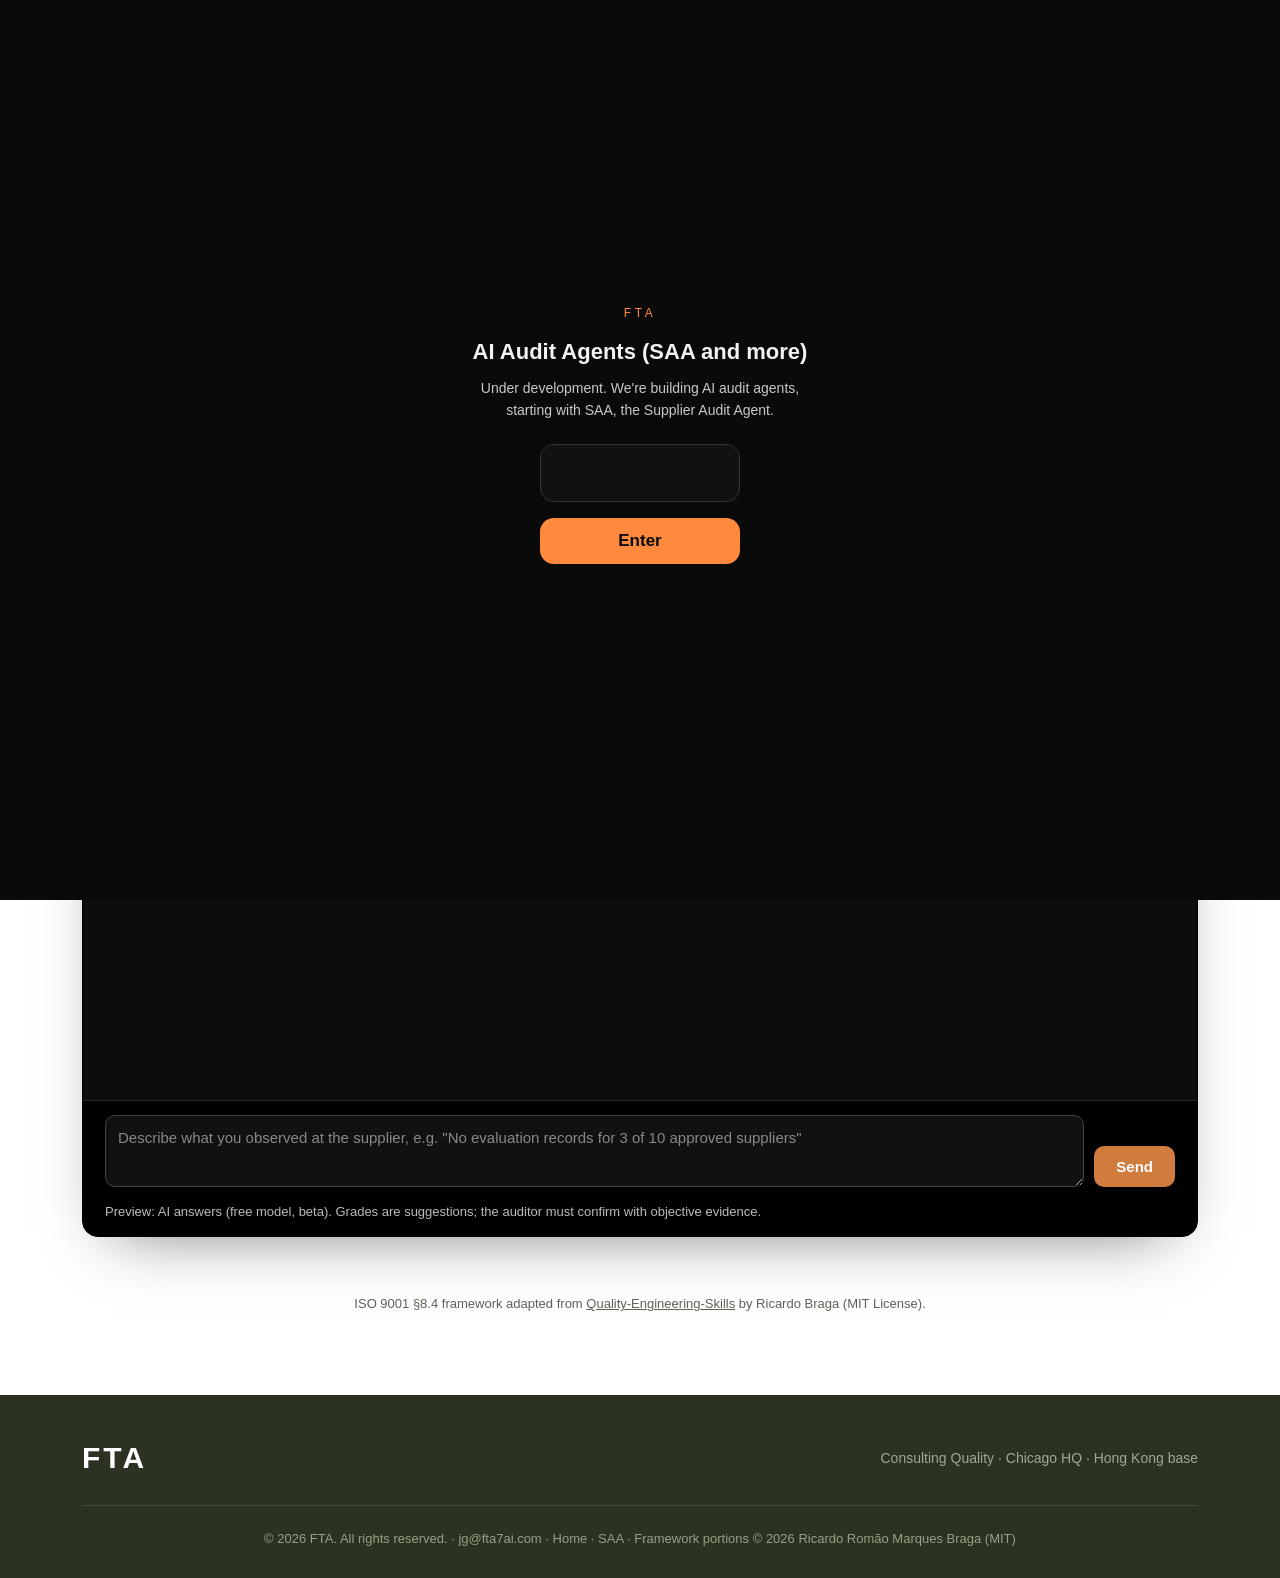
<file: saa/index.html>
<!DOCTYPE html>
<html lang="en">
<head>
<meta charset="UTF-8" />
<meta name="viewport" content="width=device-width, initial-scale=1.0" />
<meta name="robots" content="noindex,nofollow">
<title>FTA — SAA · Supplier Audit Agent</title>
<link rel="stylesheet" href="/nav-public.css">
<meta name="description" content="SAA — Supplier Audit Agent. An audit framework for ISO 9001 §8.4, being refined by FTA.">
<style>
  :root{
    --accent:#D07C3E; --accent-dark:#A85A28; --accent-soft:#FBEEE1;
    --green:#8AAE2A; --green-dark:#5F7A16; --green-pale:#E7F1C9; --gd-text:#2C3A10;
    --ink:#20261C; --ink-2:#5B6353; --line:#E7EAE0; --band:#F7F9F1; --white:#ffffff;
    --radius:12px;
  }
  *{box-sizing:border-box;margin:0;padding:0}
  html{scroll-behavior:smooth}
  body{font-family:-apple-system,"Segoe UI",Roboto,Helvetica,Arial,sans-serif;color:var(--ink);background:var(--white);line-height:1.65;-webkit-font-smoothing:antialiased}
  a{color:inherit;text-decoration:none}
  .wrap{max-width:1180px;margin:0 auto;padding:0 32px}

  /* Header — same as the main site */
  header{position:sticky;top:0;z-index:50;background:rgba(255,255,255,.94);backdrop-filter:saturate(180%) blur(10px);border-bottom:1px solid var(--line)}
  .nav{display:flex;align-items:center;height:92px;gap:36px}
  .brand{display:flex;flex-direction:column;justify-content:center;line-height:1.02;gap:4px}
  .brand .mark{font-size:44px;font-weight:800;letter-spacing:3px;color:var(--ink)}
  .brand .tag-line{font-size:11px;letter-spacing:3px;text-transform:uppercase;color:var(--ink-2);font-weight:700}
  nav.menu{display:flex;gap:6px;margin-left:auto}
  nav.menu a{padding:9px 4px;margin:0 11px;color:var(--ink-2);font-size:15px;font-weight:500;transition:.15s;border-bottom:2px solid transparent}
  nav.menu a:hover{color:var(--ink)}
  nav.menu a.active{color:var(--ink);font-weight:700;border-bottom-color:var(--ink)}
  .cta-btn{background:var(--accent);color:#fff !important;padding:10px 20px;border-radius:8px;font-weight:600;font-size:15px;transition:.15s;white-space:nowrap}
  .cta-btn:hover{background:var(--accent-dark)}

  .eyebrow{display:inline-block;color:var(--ink-2);font-weight:700;font-size:13.5px;letter-spacing:1.6px;text-transform:uppercase;margin-bottom:14px}
  h1{font-size:46px;line-height:1.14;font-weight:800;letter-spacing:-.8px;margin-bottom:18px}
  h2{font-size:30px;font-weight:800;letter-spacing:-.5px;margin-bottom:10px}
  h3{font-size:19px;font-weight:700;margin-bottom:8px}
  .lead{font-size:18.5px;color:var(--ink-2);max-width:720px}
  .hero{padding:64px 0 40px}
  .sec{padding:56px 0}
  .sec.band{background:var(--band);border-top:1px solid var(--line);border-bottom:1px solid var(--line)}
  .muted{color:var(--ink-2)}

  /* Status chips */
  .chip{display:inline-block;font-size:11.5px;font-weight:700;letter-spacing:1.4px;text-transform:uppercase;padding:4px 10px;border-radius:20px;vertical-align:middle}
  .chip.live{background:var(--green);color:var(--gd-text)}
  .chip.soon{background:#EDF0E7;color:var(--ink-2);border:1px dashed #c9cfbd}
  .chip.draft{background:var(--accent-soft);color:#7A4A1F}

  /* Module tabs (overview of modules) */
  .modules{display:grid;grid-template-columns:repeat(3,1fr);gap:18px;margin-top:30px}
  .mod{border:1px solid var(--line);border-radius:var(--radius);padding:20px 22px;background:var(--white);display:block;transition:.2s}
  .mod:hover{border-color:#cfd6c4;box-shadow:0 18px 44px -28px rgba(30,40,55,.28)}
  .mod .std{font-size:12.5px;font-weight:700;letter-spacing:1px;color:var(--ink-2);text-transform:uppercase}
  .mod b{display:block;font-size:16.5px;margin:6px 0 10px}
  .mod.on{border-color:var(--accent);box-shadow:0 0 0 3px var(--accent-soft)}

  /* Module 1 */
  .mhead{display:flex;align-items:flex-start;justify-content:space-between;gap:18px;flex-wrap:wrap;margin-bottom:22px}
  .attrib{background:var(--accent-soft);border:1px solid #E9C9A9;border-radius:12px;padding:15px 18px;margin-bottom:28px;font-size:14px;color:#7A4A1F;line-height:1.6}
  .attrib a{color:var(--accent-dark);font-weight:700;text-decoration:underline}
  .attrib details{margin-top:8px}
  .attrib summary{cursor:pointer;font-weight:600}
  .attrib pre{white-space:pre-wrap;font-family:ui-monospace,SFMono-Regular,Menlo,Consolas,monospace;font-size:12px;background:#fff;border:1px solid #E9C9A9;border-radius:8px;padding:12px;margin-top:8px;color:var(--ink)}

  .grid2{display:grid;grid-template-columns:1fr 1fr;gap:22px}
  .panel{background:var(--white);border:1px solid var(--line);border-radius:var(--radius);padding:24px 26px}
  .panel h3 .n{color:var(--accent-dark);margin-right:6px}
  .panel ul,.panel ol{padding-left:20px;color:var(--ink-2);font-size:15px}
  .panel li{margin:4px 0}
  .panel li b{color:var(--ink)}
  table.grade{width:100%;border-collapse:collapse;font-size:14.5px}
  table.grade td{border-top:1px solid var(--line);padding:10px 8px;vertical-align:top;color:var(--ink-2)}
  table.grade td:first-child{font-weight:700;color:var(--ink);width:34%}
  .note{font-size:13.5px;color:var(--ink-2);margin-top:10px}
  pre.tpl{white-space:pre-wrap;font-family:ui-monospace,SFMono-Regular,Menlo,Consolas,monospace;font-size:12.5px;background:var(--band);border:1px solid var(--line);border-radius:10px;padding:14px;color:var(--ink);margin-top:10px;max-height:340px;overflow:auto}

  /* Sub-clause cards */
  .subs{display:grid;grid-template-columns:repeat(3,1fr);gap:22px;margin-top:8px}
  .sub{background:var(--white);border:1px solid var(--line);border-radius:var(--radius);padding:24px;display:flex;flex-direction:column;gap:12px}
  .sub .cl{font-size:30px;font-weight:800;letter-spacing:-.5px;color:var(--ink)}
  .sub .tt{font-weight:700;font-size:16px;margin-top:-6px}
  .sub h4{font-size:12px;letter-spacing:1.4px;text-transform:uppercase;color:var(--ink-2);margin-bottom:4px}
  .sub ul{padding-left:18px;font-size:14.5px;color:var(--ink)}
  .sub li{margin:4px 0}
  .src{display:inline-block;font-size:11px;color:var(--ink-2);background:var(--band);border:1px solid var(--line);border-radius:6px;padding:0 6px;margin-left:4px;white-space:nowrap}
  .empty{font-size:14px;color:var(--ink-2);font-style:italic}
  .todo{border:1.5px dashed var(--accent);background:#FFFaf5;border-radius:10px;padding:12px 14px;font-size:14px;color:#7A4A1F}
  .todo b{display:block;font-size:12px;letter-spacing:1.4px;text-transform:uppercase;color:var(--accent-dark);margin-bottom:4px}
  .todo ul{padding-left:18px;color:#7A4A1F}
  details.verb{margin-top:22px;border:1px solid var(--line);border-radius:var(--radius);background:var(--white);padding:14px 18px}
  details.verb summary{cursor:pointer;font-weight:700}
  details.verb blockquote{border-left:3px solid var(--line);padding:4px 14px;margin:12px 0;color:var(--ink-2);font-size:14.5px}
  details.verb blockquote b{color:var(--ink)}

  /* Interfaces (placeholders) */
  .ifaces{display:grid;grid-template-columns:1.3fr 1fr 1fr;gap:22px}
  .iface{background:var(--white);border:1.5px dashed #c9cfbd;border-radius:var(--radius);padding:24px;display:flex;flex-direction:column;gap:10px}
  .iface p{font-size:14.5px;color:var(--ink-2)}
  .fields{display:flex;flex-wrap:wrap;gap:8px;margin-top:4px}
  .fields span{background:var(--band);border:1px solid var(--line);border-radius:20px;padding:4px 11px;font-size:12.5px;color:var(--ink)}
  .ifmeta{font-size:12.5px;color:var(--ink-2);font-family:ui-monospace,SFMono-Regular,Menlo,Consolas,monospace;margin-top:auto;padding-top:8px;border-top:1px solid var(--line)}

  /* Ask SAA chat panel */
  .ask{padding:8px 0 48px}
  .askbox{border:1.5px solid var(--accent);border-radius:16px;background:var(--white);box-shadow:0 0 0 4px var(--accent-soft),0 24px 60px -36px rgba(30,40,55,.35);overflow:hidden}
  .askhead{display:flex;align-items:center;justify-content:space-between;gap:12px;flex-wrap:wrap;padding:16px 22px;border-bottom:1px solid var(--line);background:#FFFaf5}
  .askhead h2{font-size:21px;margin:0}
  .mode{font-size:12px;font-weight:700;letter-spacing:.6px;padding:5px 11px;border-radius:20px;white-space:nowrap}
  .mode.off{background:#EDF0E7;color:var(--ink-2);border:1px solid #c9cfbd}
  .mode.ai{background:var(--green);color:var(--gd-text)}
  .convo{height:460px;overflow-y:auto;padding:18px 22px;background:var(--band);display:flex;flex-direction:column;gap:12px}
  .msg{max-width:82%;padding:11px 15px;border-radius:14px;font-size:14.5px;line-height:1.55;word-wrap:break-word;overflow-wrap:anywhere}
  .msg.user{align-self:flex-end;background:var(--accent);color:#fff;border-bottom-right-radius:4px;white-space:pre-wrap}
  .msg.saa{align-self:flex-start;background:var(--white);border:1px solid var(--line);border-bottom-left-radius:4px}
  .msg.saa .who{font-size:11px;font-weight:700;letter-spacing:1.2px;text-transform:uppercase;color:var(--accent-dark);margin-bottom:4px}
  .msg.saa h5{font-size:12px;letter-spacing:1px;text-transform:uppercase;color:var(--ink-2);margin:10px 0 3px}
  .msg.saa ul{padding-left:18px;margin:2px 0}
  .msg.saa li{margin:2px 0}
  .msg.saa .cltag{display:inline-block;background:var(--accent-soft);color:#7A4A1F;font-weight:700;font-size:12.5px;border-radius:6px;padding:1px 8px;margin:0 6px 4px 0}
  .msg.saa .hint{margin-top:10px;border-left:3px solid var(--accent);background:#FFFaf5;padding:8px 10px;border-radius:0 8px 8px 0;font-size:14px}
  .msg.saa .hint b{color:var(--accent-dark)}
  .msg.saa .tiny{font-size:12px;color:var(--ink-2);margin-top:8px}
  .askform{display:flex;gap:10px;padding:14px 22px;border-top:1px solid var(--line);align-items:flex-end}
  .askform textarea{flex:1;min-height:58px;max-height:180px;resize:vertical;font:inherit;font-size:15px;padding:10px 12px;border:1px solid #cfd6c4;border-radius:10px;outline:none;color:var(--ink)}
  .askform textarea:focus{border-color:var(--accent);box-shadow:0 0 0 3px var(--accent-soft)}
  .askform button{background:var(--accent);color:#fff;border:0;border-radius:10px;padding:12px 22px;font-weight:700;font-size:15px;cursor:pointer}
  .askform button:hover{background:var(--accent-dark)}
  .askform button:disabled{opacity:.6;cursor:default}
  .asknote{font-size:13px;color:var(--ink-2);padding:0 22px 14px}
  @media(max-width:600px){
    .convo{height:420px;padding:14px}
    .msg{max-width:94%}
    .askform{flex-direction:column;align-items:stretch;padding:12px 14px}
    .askhead{padding:14px}
    .askhead h2{font-size:18px}
    .asknote{padding:0 14px 12px}
  }


  /* ===== FTA-added blocks (built by FTA, not from the Braga framework): black background, white text ===== */
  .askbox{background:#000;border-color:#000;box-shadow:0 24px 60px -30px rgba(0,0,0,.55)}
  .askhead{background:#000;border-bottom-color:#2a2a2a}
  .askhead h2{color:#fff}
  .mode.off{background:#1f1f1f;color:#ddd;border-color:#444}
  .convo{background:#0d0d0d}
  .msg.saa{background:#1a1a1a;border-color:#333;color:#fff}
  .msg.saa .who{color:#F0A86E}
  .msg.saa h5,.msg.saa .tiny{color:#bbb}
  .msg.saa .cltag{background:#3a2718;color:#FFD9B8}
  .msg.saa .hint{background:#241a12;color:#fff}
  .msg.saa .hint b{color:#F0A86E}
  .msg.saa .src{background:#262626;border-color:#444;color:#ccc}
  .askform{border-top-color:#2a2a2a;background:#000}
  .askform textarea{background:#111;color:#fff;border-color:#444}
  .askform textarea::placeholder{color:#888}
  .asknote{color:#bbb;background:#000;margin:0;padding-top:0}
  .iface{background:#000;color:#fff;border:1.5px solid #000}
  .iface h3{color:#fff}
  .iface p,.iface p b{color:#ddd}
  .iface .chip.soon{background:#1f1f1f;color:#ddd;border-color:#555}
  .iface .fields span{background:#1a1a1a;border-color:#444;color:#fff}
  .iface .ifmeta{color:#aaa;border-top-color:#333}
  .iface #expert-status{color:#ddd}

  /* AI reply markdown (rendered by mdToHtml) */
  .msg.saa .md p{margin:0 0 8px}
  .msg.saa .md p:last-child{margin-bottom:0}
  .msg.saa .md ul,.msg.saa .md ol{padding-left:20px;margin:2px 0 10px}
  .msg.saa .md li{margin:3px 0}
  .msg.saa .md li::marker{color:#F0A86E}
  .msg.saa .md b,.msg.saa .md strong{color:#fff;font-weight:700}
  .msg.saa .md .mdh{margin:10px 0 4px;font-weight:700;color:#FFD9B8}
  .msg.saa .md .mdh:first-child{margin-top:0}
  .msg.saa .md .lbl{color:#FFD9B8;font-weight:700}
  .msg.saa .md code{font-family:ui-monospace,SFMono-Regular,Menlo,Consolas,monospace;font-size:13px;background:#262626;border-radius:4px;padding:0 4px}

  /* Internal area (2026-10-20): collapsed behind a low-key bar + passcode */
  .ibar-sec{padding:8px 0 40px}
  .ibar{display:flex;align-items:center;justify-content:space-between;gap:14px;flex-wrap:wrap;border:1px solid var(--line);border-radius:12px;background:var(--band);padding:14px 20px}
  .ibar .t{font-size:14px;font-weight:600;color:var(--ink-2);letter-spacing:.3px}
  .ibar .t small{font-weight:400;color:#8b927f;margin-left:8px}
  .ibar button{font:inherit;font-size:13px;font-weight:600;color:var(--ink-2);background:#fff;border:1px solid #cfd6c4;border-radius:8px;padding:6px 14px;cursor:pointer}
  .ibar button:hover{border-color:var(--ink-2);color:var(--ink)}
  .ibar form{display:none;align-items:center;gap:8px;flex-wrap:wrap}
  .ibar.asking form{display:flex}
  .ibar.asking #int-show{display:none}
  .ibar input{width:110px;font:inherit;font-size:15px;letter-spacing:.3em;text-align:center;padding:6px 8px;border:1px solid #cfd6c4;border-radius:8px;outline:none;color:var(--ink);background:#fff}
  .ibar input:focus{border-color:var(--accent)}
  .ibar .err{font-size:12.5px;color:#a3532a;min-width:0}
  .internal.locked .internal-body{display:none}
  .internal.locked #int-hide{display:none}
  .internal:not(.locked) #int-show,.internal:not(.locked) .ibar form{display:none}
  .internal:not(.locked) .ibar-sec{padding-bottom:24px}

  footer{background:#2b3222;color:#cdd4c1;padding:48px 0 28px;margin-top:40px}
  .foot{display:flex;justify-content:space-between;align-items:center;flex-wrap:wrap;gap:16px}
  footer .brand .mark{color:#fff;font-size:30px}
  .foot-bot{border-top:1px solid #444c37;margin-top:32px;padding-top:22px;font-size:13px;color:#97a086;text-align:center}
  .foot-bot a{color:#97a086}
  .foot-bot a:hover{color:#fff}

  @media(max-width:900px){
    .modules,.subs,.ifaces,.grid2{grid-template-columns:1fr}
    h1{font-size:34px}h2{font-size:26px}
    .nav{height:auto;padding-top:14px;padding-bottom:10px;flex-wrap:wrap;gap:10px}
    nav.menu{order:3;width:100%;margin-left:0;overflow-x:auto;white-space:nowrap}
    nav.menu a{margin:0 14px 0 0}
    .cta-btn{margin-left:auto}
    .brand .mark{font-size:34px}
    .wrap{padding:0 20px}
  }
</style>
</head>
<body>
<div id="ftagate" data-title="AI Audit Agents (SAA and more)" data-note="Under development. We're building AI audit agents, starting with SAA, the Supplier Audit Agent."></div>
<script src="/gate.js"></script>
<header>
  <div class="wrap nav">
    <a class="brand" href="/"><span class="mark">FTA</span><span class="tag-line">Consulting Quality</span></a>
    <nav class="menu">
      <span class="nav-group nav-main">
        <a href="/">Home</a><a href="/#services">What we do</a><a href="/videos/">Insight Series</a><a href="/#contact">Contact</a>
      </span>
      <span class="nav-gap" aria-hidden="true"></span>
      <span class="nav-group nav-quiet">
        <a href="/saa/" class="active">SAA</a><a href="/datacenter/">Data Center</a><a href="/partners/">Partners</a>
      </span>
    </nav>
    <a class="cta-btn" href="mailto:jg@fta7ai.com">Get in touch</a>
  </div>
</header>

<main>
  <!-- ====== Header / intro ====== -->
  <div class="hero"><div class="wrap">
    <span class="eyebrow">An FTA venture</span>
    <h1>SAA — Supplier Audit Agent</h1>
    <p class="lead">An audit framework FTA is refining clause by clause, starting with supplier control (§8.4). The expert knowledge base is in progress.</p>

    <div class="modules">
      <a class="mod on" href="#ask-saa"><span class="std">ISO 9001:2015 · §8.4</span><b>Control of externally provided processes, products and services</b><span class="chip live">Active · framework</span></a>
      <div class="mod"><span class="std">IATF 16949 · §8.4</span><b>Automotive supplier control</b><span class="chip soon">Coming soon</span></div>
      <div class="mod"><span class="std">ISO 13485:2016 · §7.4</span><b>Purchasing (medical devices)</b><span class="chip soon">Coming soon</span></div>
    </div>
  </div></div>

  <!-- ====== Ask SAA (chat panel; offline matching today, AI endpoint later) ====== -->
  <section class="ask" id="ask-saa"><div class="wrap">
    <div class="askbox">
      <div class="askhead">
        <h2>Ask SAA — §8.4 audit assistant (preview)</h2>
        <span class="mode off" id="ask-mode">Offline mode — local matching</span>
      </div>
      <div class="convo" id="ask-convo" aria-live="polite"></div>
      <form class="askform" id="ask-form" autocomplete="off">
        <textarea id="ask-input" rows="2" placeholder='Describe what you observed at the supplier, e.g. "No evaluation records for 3 of 10 approved suppliers"'></textarea>
        <button type="submit" id="ask-send">Send</button>
      </form>
      <p class="asknote" id="ask-note">Preview: AI answers (free model, beta). Grades are suggestions; the auditor must confirm with objective evidence.</p>
    </div>
  </div></section>


  <!-- Credit (full MIT license text ships with the framework data: saa/data/LICENSE-Quality-Engineering-Skills.txt) -->
  <section class="sec" style="padding:8px 0 40px"><div class="wrap">
    <p class="muted" style="font-size:13px;text-align:center">ISO 9001 §8.4 framework adapted from <a href="https://github.com/RBraga01/Quality-Engineering-Skills" target="_blank" rel="noopener" style="text-decoration:underline">Quality-Engineering-Skills</a> by Ricardo Braga (MIT License).</p>
  </div></section>
</main>


<footer><div class="wrap">
  <div class="foot">
    <div class="brand"><span class="mark">FTA</span></div>
    <span style="color:#9fa891;font-size:14px">Consulting Quality · Chicago HQ · Hong Kong base</span>
  </div>
  <div class="foot-bot">© 2026 FTA. All rights reserved. · jg@fta7ai.com · <a href="/">Home</a> · <a href="/saa/">SAA</a> · Framework portions © 2026 Ricardo Romão Marques Braga (MIT)</div>
</div></footer>


<script>
/* SAA page — plain JS, no dependencies. Module data lives in ./data/*.json. */
var SAA = window.SAA = {
  config: {
    moduleUrl: 'data/iso9001-8.4.json',
    /* Expert rules: static file today. A future backend (e.g. a Cloudflare Worker)
       can replace this with its endpoint, e.g. 'https://<worker>.workers.dev/rules?clause=8.4',
       as long as it returns the same shape as data/expert-rules.json. Never put API keys here. */
    rulesUrl: 'data/expert-rules.json'
  },
  esc: function(t){return String(t==null?'':t).replace(/&/g,'&amp;').replace(/</g,'&lt;').replace(/>/g,'&gt;').replace(/"/g,'&quot;');},
  getJSON: function(url){return fetch(url,{cache:'no-cache'}).then(function(r){if(!r.ok)throw new Error(r.status);return r.json();});},

  renderModule: function(d){
    var e=SAA.esc, $=function(id){return document.getElementById(id);};
    var li=function(a){return a.map(function(x){return '<li>'+e(x)+'</li>';}).join('');};
    var s=d.skill;
    $('m1-note').textContent=d.module.note;
    $('m1-when').innerHTML=li(s.when_to_use);
    $('m1-scope').textContent=s.scope_8_4;
    $('m1-workflow').innerHTML=s.workflow.map(function(w){return '<li><b>'+e(w.step)+'</b> — '+e(w.text)+'</li>';}).join('');
    $('m1-grading').innerHTML=s.grading.map(function(g){return '<tr><td>'+e(g.grade)+'</td><td>'+e(g.definition)+'</td></tr>';}).join('');
    $('m1-gnote').textContent=s.grading_note;
    $('m1-finding').innerHTML=li(s.finding_must_include);
    $('m1-output').innerHTML=li(s.output_format.options)+'<li>Default: '+e(s.output_format.default)+'</li>';
    $('m1-template').textContent=s.output_format.report_template;

    $('m1-subs').innerHTML=d.subclauses.map(function(c){
      var q=c.questions.length?'<ul>'+c.questions.map(function(x){return '<li>'+e(x.text)+'<span class="src">'+e(x.from)+'</span></li>';}).join('')+'</ul>':'<p class="empty">No source questions for this sub-clause.</p>';
      var ev=c.evidence.length?'<ul>'+li(c.evidence)+'</ul>':'<p class="empty">No source evidence listed.</p>';
      return '<div class="sub"><div class="cl">§'+e(c.id)+'</div><div class="tt">'+e(c.title)+'</div>'+
        '<div><h4>Audit questions (source)</h4>'+q+'</div>'+
        '<div><h4>Evidence (source)</h4>'+ev+'</div>'+
        '<div class="todo"><b>To be completed by FTA</b><ul>'+li(c.fta_todo)+'</ul></div></div>';
    }).join('');

    $('m1-verbatim').innerHTML=d.source_verbatim.map(function(v){
      return '<blockquote><b>'+e(v.file)+'</b> — '+e(v.heading)+'<ul style="padding-left:18px;margin:6px 0">'+li(v.questions)+'</ul><i>Evidence: '+e(v.evidence)+'</i></blockquote>';
    }).join('')+'<p class="note">Source commit '+e(d.source.commit.slice(0,7))+' · '+e(d.source.copyright)+' · '+e(d.source.license)+'</p>';
  },

  /* Hook for the expert knowledge base. Today it reads the empty static file and only
     shows a count. When rules exist, render them into the sub-clause cards here
     (match rule.clause to card id) instead of the "To be completed by FTA" boxes. */
  loadExpertRules: function(){
    return SAA.getJSON(SAA.config.rulesUrl).then(function(r){
      var n=(r.rules||[]).length;
      document.getElementById('expert-status').textContent='Rules loaded: '+n+(n?'':' (knowledge base not yet populated)');
      return r;
    }).catch(function(){
      document.getElementById('expert-status').textContent='Rules loaded: — (not available)';
    });
  },

  init: function(){
    if(!document.getElementById('m1-note'))return; /* module detail lives on the internal page */
    SAA.getJSON(SAA.config.moduleUrl).then(SAA.renderModule).catch(function(err){
      document.getElementById('m1-note').textContent='Could not load module data ('+err.message+'). Open this page via a web server, not as a local file.';
    });
    SAA.loadExpertRules();
  }
};
SAA.init();

/* Small safe markdown renderer for AI replies. Escapes ALL HTML first, then adds only
   our own tags: <p>, <ul>/<ol>/<li>, <b>, <code>, header lines. No external libraries. */
SAA.mdToHtml=function(src){
  var e=SAA.esc;
  function inline(t){
    t=e(t);
    t=t.replace(/`([^`]+)`/g,'<code>$1</code>');
    t=t.replace(/\*\*([^*]+?)\*\*/g,'<b>$1</b>').replace(/__([^_]+?)__/g,'<b>$1</b>');
    return t;
  }
  function label(t){ /* "Label: value" -> bold label (only short labels, no bold already) */
    var m=t.match(/^([A-Za-z][A-Za-z0-9 \/&()§.,'-]{1,40}?):\s+(.+)$/);
    if(m&&!/\*\*/.test(m[1])&&!/https?$/i.test(m[1]))return '<span class="lbl">'+inline(m[1])+':</span> '+inline(m[2]);
    return inline(t);
  }
  var lines=String(src==null?'':src).replace(/\r\n?/g,'\n').split('\n'), out=[], list=null, para=[];
  function flushPara(){if(para.length){out.push('<p>'+para.join('<br>')+'</p>');para=[];}}
  function closeList(){if(list){out.push('</'+list+'>');list=null;}}
  lines.forEach(function(raw){
    var line=raw.replace(/\s+$/,''), t=line.trim(), m;
    if(!t){flushPara();closeList();return;}
    if((m=t.match(/^[*\-\u2022]\s+(.*)$/))){flushPara();if(list!=='ul'){closeList();out.push('<ul>');list='ul';}out.push('<li>'+label(m[1])+'</li>');return;}
    if((m=t.match(/^(\d{1,2})[.)]\s+(.*)$/))){flushPara();if(list!=='ol'){closeList();out.push('<ol start="'+(+m[1])+'">');list='ol';}out.push('<li>'+label(m[2])+'</li>');return;}
    closeList();
    if((m=t.match(/^#{1,6}\s+(.*)$/))){flushPara();out.push('<div class="mdh">'+inline(m[1].replace(/\*\*/g,''))+'</div>');return;}
    if(/:$/.test(t)&&t.length<=80){flushPara();out.push('<div class="mdh">'+inline(t.replace(/\*\*/g,''))+'</div>');return;}
    if((m=t.match(/^\*\*([^*]{1,60}?):?\*\*:?\s*(.*)$/))&&m[2]){flushPara();out.push('<p><span class="lbl">'+e(m[1].replace(/:$/,''))+':</span> '+inline(m[2])+'</p>');return;}
    para.push(label(t));
  });
  flushPara();closeList();
  return out.join('');
};

</script>
<script>
/* ====== Ask SAA — chat panel ======
   AI hook: set aiEndpoint to plug in a future backend (e.g. a Cloudflare Worker URL such as
   'https://saa.<account>.workers.dev/ask'). The page will POST JSON
   {message, history, clause:'ISO9001-8.4'} and expects JSON {reply: "..."} back.
   Leave it '' to use offline mode (local keyword matching, no AI).
   Never put API keys in this file: the site is public; keys belong in the Worker. */
var SAA_CONFIG = { aiEndpoint: 'https://saa-ask-20261020.jinsonggong.workers.dev/ask' };

(function(){
  var convo=document.getElementById('ask-convo'), form=document.getElementById('ask-form'),
      input=document.getElementById('ask-input'), send=document.getElementById('ask-send'),
      badge=document.getElementById('ask-mode');
  var history=[], moduleData=null, expertRules=[];

  function aiOn(){return !!(SAA_CONFIG.aiEndpoint&&String(SAA_CONFIG.aiEndpoint).trim());}
  function setBadge(){
    if(aiOn()){badge.textContent='AI mode';badge.className='mode ai';}
    else{badge.textContent='Offline mode — local matching';badge.className='mode off';}
  }
  setBadge();

  /* Load data (same files the page renders). Expert rules are consulted first once populated. */
  var ready=Promise.all([
    SAA.getJSON(SAA.config.moduleUrl).then(function(d){moduleData=d;}).catch(function(){}),
    SAA.getJSON(SAA.config.rulesUrl).then(function(r){expertRules=(r&&r.rules)||[];}).catch(function(){})
  ]);

  /* ---------- DOM helpers (all text goes in via textContent; no raw innerHTML) ---------- */
  function el(tag,cls,text){var n=document.createElement(tag);if(cls)n.className=cls;if(text!=null)n.textContent=text;return n;}
  function list(items){var u=el('ul');items.forEach(function(t){u.appendChild(el('li',null,t));});return u;}
  function scroll(){convo.scrollTop=convo.scrollHeight;}
  function addUser(text){convo.appendChild(el('div','msg user',text));scroll();}
  function addSaa(build){var b=el('div','msg saa');b.appendChild(el('div','who','SAA'));build(b);convo.appendChild(b);scroll();return b;}

  /* ---------- Offline matching ---------- */
  var STOP={the:1,a:1,an:1,of:1,for:1,to:1,and:1,or:1,is:1,are:1,was:1,were:1,be:1,with:1,in:1,on:1,at:1,by:1,it:1,this:1,that:1,has:1,have:1,had:1,how:1,there:1,from:1,we:1,they:1,their:1,its:1,as:1,do:1,does:1,did:1};
  function stem(w){
    if(w.length>5&&/ing$/.test(w))return w.slice(0,-3);
    if(w.length>4&&/ed$/.test(w))return w.slice(0,-2);
    if(w.length>4&&/ies$/.test(w))return w.slice(0,-3)+'y';
    if(w.length>3&&/s$/.test(w)&&!/ss$/.test(w))return w.slice(0,-1);
    return w;
  }
  function norm(t){return ' '+String(t).toLowerCase().replace(/re-eval/g,'reeval').replace(/[^a-z0-9%\/]+/g,' ').replace(/\s+/g,' ').trim()+' ';}
  function tokens(t){return norm(t).trim().split(' ').filter(function(w){return w&&!STOP[w];}).map(stem);}

  /* Keyword map: topic -> sub-clause(s), trigger keywords (matched on stemmed tokens or
     phrases), and patterns selecting the related source questions / evidence from the JSON. */
  var TOPICS=[
    {id:'list',label:'Approved supplier list',clauses:['8.4.1'],
     kw:['approved','approval','asl','avl','list','register','vendor list','approved supplier','supplier list'],
     q:/approved supplier list/i,ev:/approved supplier list/i},
    {id:'eval',label:'Supplier evaluation / re-evaluation',clauses:['8.4.1'],
     kw:['evaluation','evaluate','reevaluation','reevaluate','selection','select','criteria','assessment','assess','qualification','qualify','onboard'],
     q:/evaluat/i,ev:/evaluation/i},
    {id:'monitor',label:'Supplier monitoring / performance',clauses:['8.4.1'],
     kw:['monitor','monitoring','kpi','performance','scorecard','score','rating','delivery','otd','ppm','review'],
     q:/monitor|performance/i,ev:/kpi/i},
    {id:'escal',label:'Escalation / supplier corrective action',clauses:['8.4.1'],
     kw:['escalation','escalate','scar','corrective','capa','8d','complaint','nonconformance','nonconformity','ncr','reject','rejection','defect'],
     q:/escalat/i,ev:/corrective/i},
    {id:'risk',label:'Risk-based type and extent of control',clauses:['8.4.2'],
     kw:['risk','control','controlled','uncontrolled','incoming','inspection','inspect','receiving','iqc','verification','verify','coc','certificate','test report','sampling'],
     q:/risk/i,ev:null},
    {id:'outs',label:'Outsourced processes',clauses:['8.4.1','8.4.2'],
     kw:['outsourced','outsource','outsourcing','subcontract','subcontractor','subcontracted','heat treatment','heat treat','plating','coating','painting','galvaniz','external process','externally provided'],
     q:/risk/i,ev:null},
    {id:'info',label:'Information for external providers',clauses:['8.4.3'],
     kw:['information','requirement','purchase order','po','drawing','revision','rev','specification','spec','communicate','communication','contract','competence','release','approval of product'],
     q:null,ev:null}
  ];
  TOPICS.forEach(function(t){
    t.single={};t.phrases=[];
    t.kw.forEach(function(k){var n=norm(k).trim();if(n.indexOf(' ')>=0)t.phrases.push(n);else t.single[stem(n)]=1;});
  });

  function matchTopics(text){
    var nt=norm(text), tk=tokens(text), hits=[];
    TOPICS.forEach(function(t){
      var score=0, words=[];
      t.phrases.forEach(function(p){if(nt.indexOf(' '+p+' ')>=0){score+=2;words.push(p);}});
      tk.forEach(function(w){if(t.single[w]&&words.indexOf(w)<0){score+=1;words.push(w);}});
      if(score)hits.push({topic:t,score:score,words:words});
    });
    hits.sort(function(a,b){return b.score-a.score;});
    return hits;
  }

  /* Token overlap with the source questions (catches wording the keyword map misses). */
  function overlapQuestions(tk){
    var out=[];if(!moduleData)return out;
    var set={};tk.forEach(function(w){if(w.length>2&&w!=='supplier')set[w]=1;});
    moduleData.subclauses.forEach(function(c){
      c.questions.forEach(function(q){
        var n=tokens(q.text).filter(function(w){return set[w];}).length;
        if(n)out.push({clause:c.id,text:q.text,n:n});
      });
    });
    return out;
  }

  /* Expert rules (data/expert-rules.json). Empty today; once FTA adds rules they are shown first. */
  function matchRules(tk){
    var set={};tk.forEach(function(w){if(w.length>2)set[w]=1;});
    return expertRules.map(function(r){
      var hay=[r.clause,r.requirement,r.audit_question,(r.evidence||[]).join(' '),(r.common_findings||[]).join(' ')].join(' ');
      var n=tokens(hay).filter(function(w){return set[w];}).length;
      return {rule:r,n:n};
    }).filter(function(x){return x.n>=2;}).sort(function(a,b){return b.n-a.n;}).slice(0,3);
  }

  /* Suggested grading hint, based only on the framework's general Major / Minor / OFI rules. */
  function gradeHint(text){
    var t=norm(text);
    var ofi=/ (could|should consider|consider|suggest|recommend|improve|improvement|better|opportunity|ofi|nice to have) /.test(t);
    var ratio=t.match(/ (\d+) (of|out of|\/) ?(\d+) /)||t.match(/ (\d+)\/(\d+) /);
    var absTotal=/ (none|never|all|any|entire|whole|systemic|systematic|no system|no procedure|no process|no list|no control|not controlled|uncontrolled|not defined|not exist|does not exist|absent|completely|at all) /.test(t);
    var neg=/ (no|not|missing|without|lack|lacking|lacks|absent|expired|overdue|failed|incomplete|outdated|wrong|never) /.test(t);
    var isolated=/ (one|single|isolated|1|a few|once|occasional) /.test(t);
    if(ofi&&!neg)return {g:'OFI',why:'Reads as an improvement idea on something that conforms: "technically conforming, but auditor sees risk or a better approach".'};
    if(ratio){
      var n=+(ratio[1]),m=+(ratio[ratio.length-1]);
      if(m&&n>=m)return {g:'Major NC',why:'Missing in every sampled case ('+n+' of '+m+'), which suggests a systemic failure / complete absence.'};
      if(n<=1)return {g:'Minor NC',why:'A single occurrence in the sample: "isolated or single occurrence of a requirement not being met".'};
      return {g:'Minor NC — check for a pattern',why:n+' of '+m+' is more than one case. Partial implementation suggests Minor, but per the framework "repeated minor non-conformances in the same process may constitute a major" — widen the sample before deciding.'};
    }
    if(absTotal)return {g:'Major NC',why:'Describes a total absence or uncontrolled process: "complete absence of a required element; systemic failure of a process".'};
    if(neg&&isolated)return {g:'Minor NC',why:'One case, not the whole process: "isolated or single occurrence".'};
    if(neg)return {g:'Minor NC (Major if systemic)',why:'A requirement looks unmet, but the extent is not stated. One supplier / one record suggests Minor; if it applies across suppliers or there is no process at all, it suggests Major. Sample more records to decide.'};
    return {g:'Not enough to grade',why:'No gap is described. State what was missing or wrong, and how many of how many were sampled.'};
  }

  function offlineReply(text,b){
    var tk=tokens(text), hits=matchTopics(text), rules=matchRules(tk), ov=overlapQuestions(tk);
    var sublist=moduleData?moduleData.subclauses:[];
    var byId={};sublist.forEach(function(c){byId[c.id]=c;});

    if(rules.length){
      b.appendChild(el('h5',null,'FTA expert rules'));
      rules.forEach(function(x){
        var r=x.rule,box=el('div');
        box.appendChild(el('span','cltag','§'+(r.clause||'?')));
        box.appendChild(document.createTextNode(r.requirement||''));
        var items=[];
        if(r.audit_question)items.push('Ask: '+r.audit_question);
        if(r.evidence&&r.evidence.length)items.push('Evidence: '+r.evidence.join('; '));
        if(r.sampling)items.push('Sampling: '+r.sampling);
        if(r.examples){if(r.examples.major)items.push('Major e.g.: '+r.examples.major);if(r.examples.minor)items.push('Minor e.g.: '+r.examples.minor);if(r.examples.ofi)items.push('OFI e.g.: '+r.examples.ofi);}
        box.appendChild(list(items));b.appendChild(box);
      });
    }

    if(!hits.length&&!ov.length&&!rules.length){
      b.appendChild(el('p',null,'I couldn\'t match this to §8.4 in the question bank. Try rephrasing with the supplier-control topic, e.g. approved supplier list, evaluation / re-evaluation, monitoring / KPIs, escalation / SCAR, incoming inspection / risk-based control, outsourced process, or purchase order / drawing / requirements.'));
      b.appendChild(el('div','tiny','Offline mode — local keyword matching, not AI.'));
      return 'no-match';
    }

    /* Collect sub-clauses in order of first appearance */
    var clauses=[];
    hits.forEach(function(h){h.topic.clauses.forEach(function(c){if(clauses.indexOf(c)<0)clauses.push(c);});});
    ov.forEach(function(o){if(clauses.indexOf(o.clause)<0)clauses.push(o.clause);});

    b.appendChild(el('p',null,'Matched topic'+(hits.length>1?'s':'')+': '+(hits.length?hits.map(function(h){return h.topic.label;}).join(' · '):'(question wording)')));

    clauses.forEach(function(cid){
      var c=byId[cid], box=el('div');
      box.appendChild(el('h5',null,''));
      box.lastChild.appendChild(el('span','cltag','§'+cid));
      box.lastChild.appendChild(document.createTextNode(c?c.title:''));
      if(!c){b.appendChild(box);return;}
      var tops=hits.filter(function(h){return h.topic.clauses.indexOf(cid)>=0;}).map(function(h){return h.topic;});
      var qs=[],evs=[];
      c.questions.forEach(function(q){
        var rel=tops.some(function(t){return t.q&&t.q.test(q.text);})||ov.some(function(o){return o.clause===cid&&o.text===q.text;});
        if(rel&&qs.indexOf(q.text)<0)qs.push(q.text);
      });
      c.evidence.forEach(function(e){if(tops.some(function(t){return t.ev&&t.ev.test(e);})&&evs.indexOf(e)<0)evs.push(e);});
      if(qs.length){box.appendChild(el('div',null,'Questions to ask:'));box.appendChild(list(qs));}
      else box.appendChild(el('div','tiny',c.questions.length?'No source question covers this topic specifically yet.':'No source questions for this sub-clause yet.'));
      if(evs.length){box.appendChild(el('div',null,'Evidence to check:'));box.appendChild(list(evs));}
      else box.appendChild(el('div','tiny','No source evidence listed for this topic yet.'));
      if(!qs.length||!evs.length){
        var todo=(c.fta_todo||[]).filter(function(x){return !/^Sampling method/.test(x);});
        if(tops.some(function(t){return t.id==='outs';}))todo=todo.filter(function(x){return /outsourc/i.test(x);}).concat(todo.filter(function(x){return !/outsourc/i.test(x);}));
        if(todo.length)box.appendChild(el('div','tiny','FTA to complete: '+todo[0]));
      }
      b.appendChild(box);
    });

    var g=gradeHint(text), h=el('div','hint');
    h.appendChild(el('b',null,'Suggested — auditor must confirm: '+g.g));
    h.appendChild(el('div',null,g.why));
    b.appendChild(h);
    b.appendChild(el('div','tiny','Offline mode — local keyword matching against the framework question bank'+(expertRules.length?' and FTA expert rules':'; FTA expert rules: 0 loaded')+'. Not AI.'));
    return 'ok';
  }

  /* ---------- AI mode ---------- */
  function aiReply(text){
    return fetch(SAA_CONFIG.aiEndpoint,{method:'POST',headers:{'Content-Type':'application/json'},
      body:JSON.stringify({message:text,history:history.slice(-20),clause:'ISO9001-8.4'})})
      .then(function(r){if(!r.ok)throw new Error('HTTP '+r.status);return r.json();})
      .then(function(j){if(!j||typeof j.reply!=='string')throw new Error('bad response');return j.reply;});
  }

  function handle(text){
    addUser(text);
    history.push({role:'user',content:text});
    send.disabled=true;
    var done=function(){send.disabled=false;input.focus();};
    if(aiOn()){
      var thinking=addSaa(function(b){b.appendChild(el('div','tiny','Thinking…'));});
      aiReply(text).then(function(reply){
        convo.removeChild(thinking);
        addSaa(function(b){var p=el('div','md');p.innerHTML=SAA.mdToHtml(reply);b.appendChild(p);});
        history.push({role:'assistant',content:reply});done();
      }).catch(function(err){
        convo.removeChild(thinking);
        ready.then(function(){
          addSaa(function(b){b.appendChild(el('div','tiny','AI endpoint unavailable ('+err.message+'); answered in offline mode.'));offlineReply(text,b);});
          history.push({role:'assistant',content:'[offline]'});done();
        });
      });
    }else{
      ready.then(function(){
        addSaa(function(b){offlineReply(text,b);});
        history.push({role:'assistant',content:'[offline]'});done();
      });
    }
  }

  form.addEventListener('submit',function(e){
    e.preventDefault();
    var text=input.value.trim();if(!text||send.disabled)return;
    input.value='';handle(text);
  });
  input.addEventListener('keydown',function(e){
    if(e.key==='Enter'&&!e.shiftKey&&!e.isComposing){e.preventDefault();form.requestSubmit?form.requestSubmit():send.click();}
  });

  addSaa(function(b){
    b.appendChild(el('div',null,'Describe a supplier observation and I\'ll point you to the §8.4 sub-clause, the questions and evidence to check, and a suggested grade. Press Enter to send (Shift+Enter for a new line).'));
  });
  SAA.ask=handle; /* for testing / future use */
})();
</script>
</body>
</html>
</file>
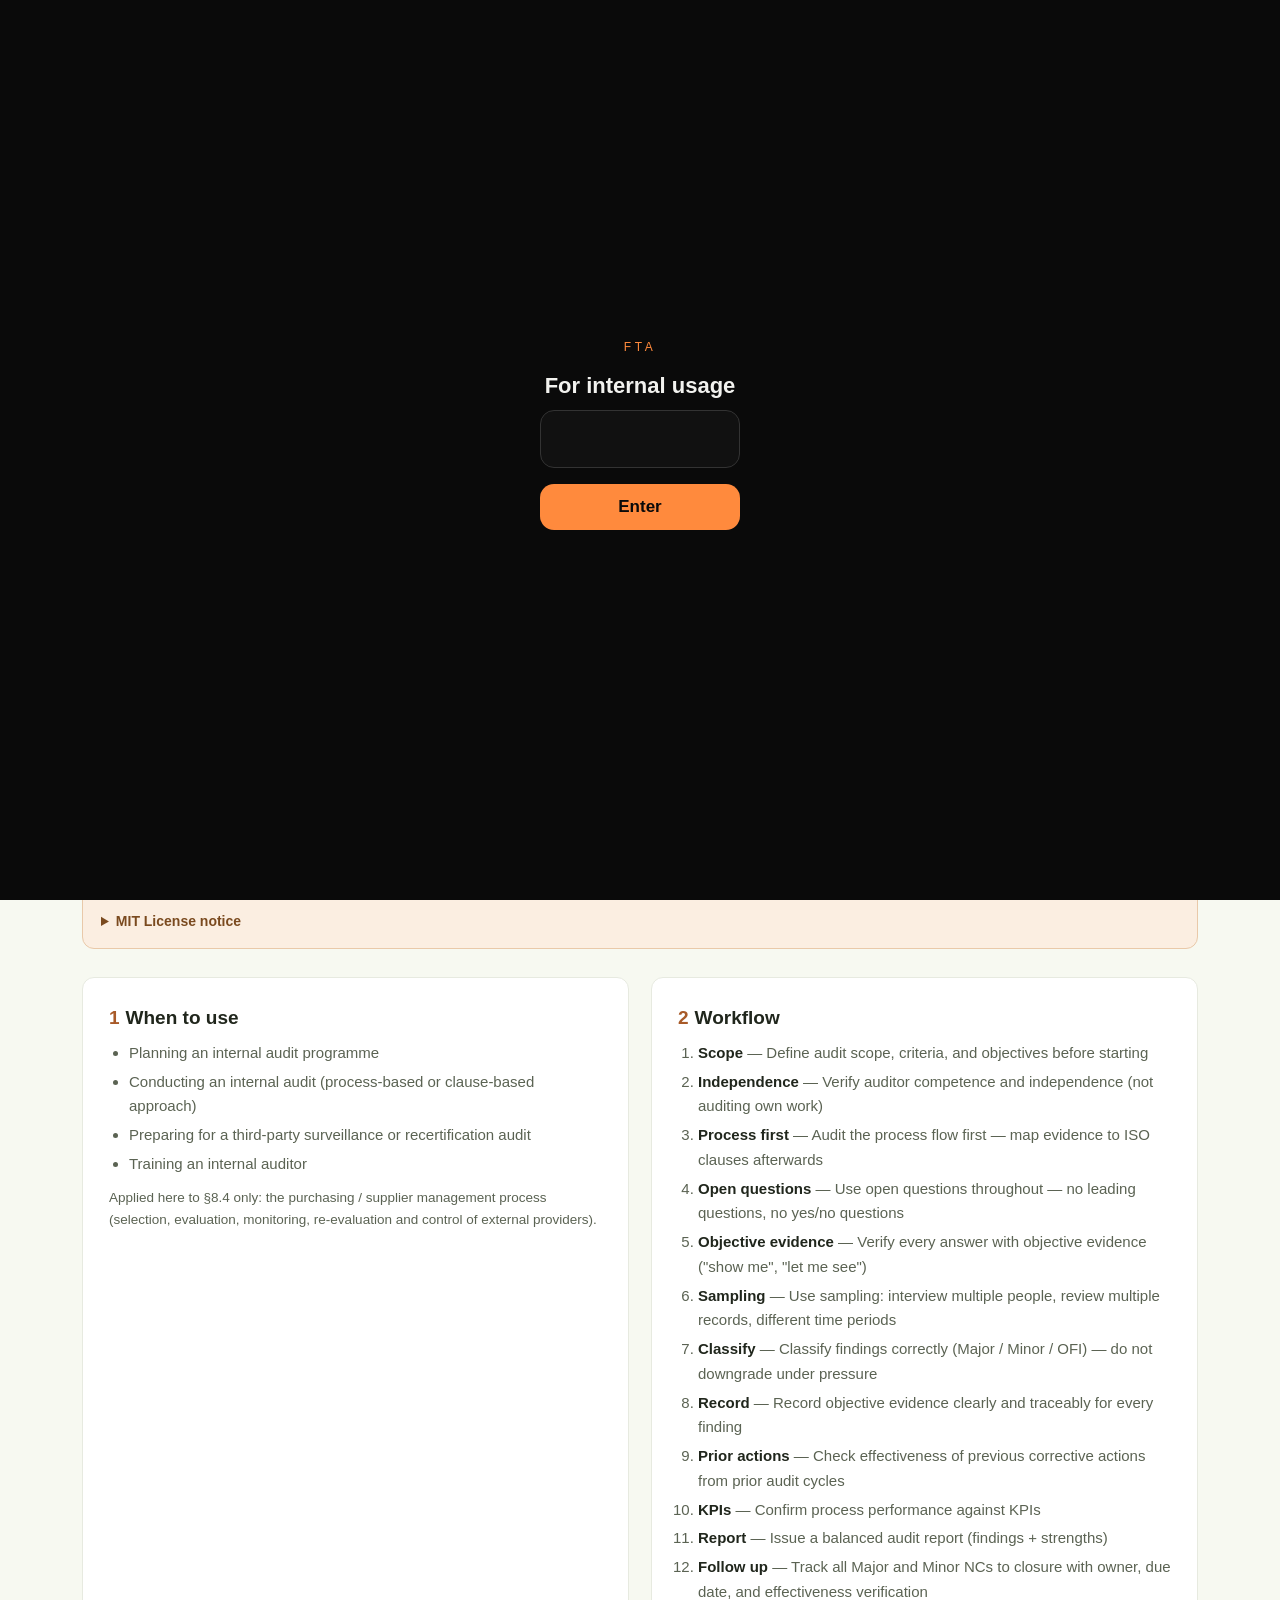
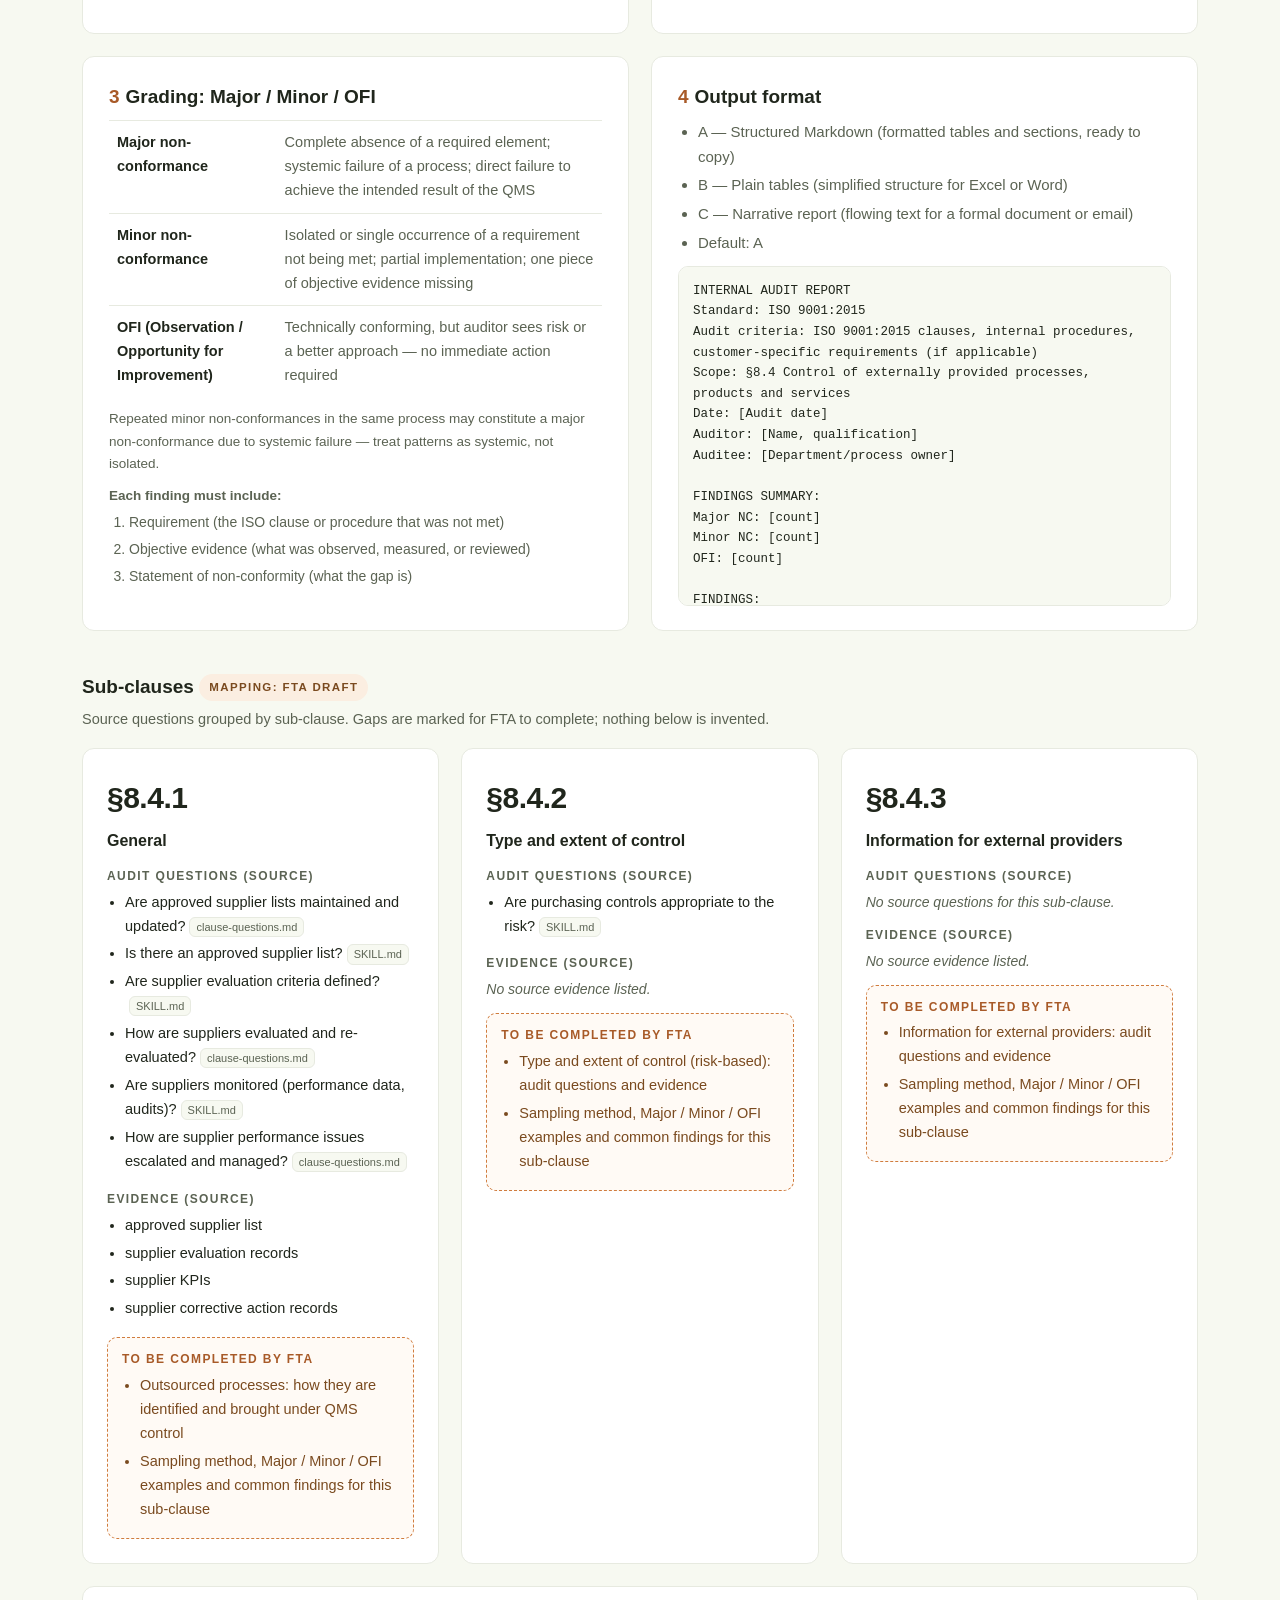
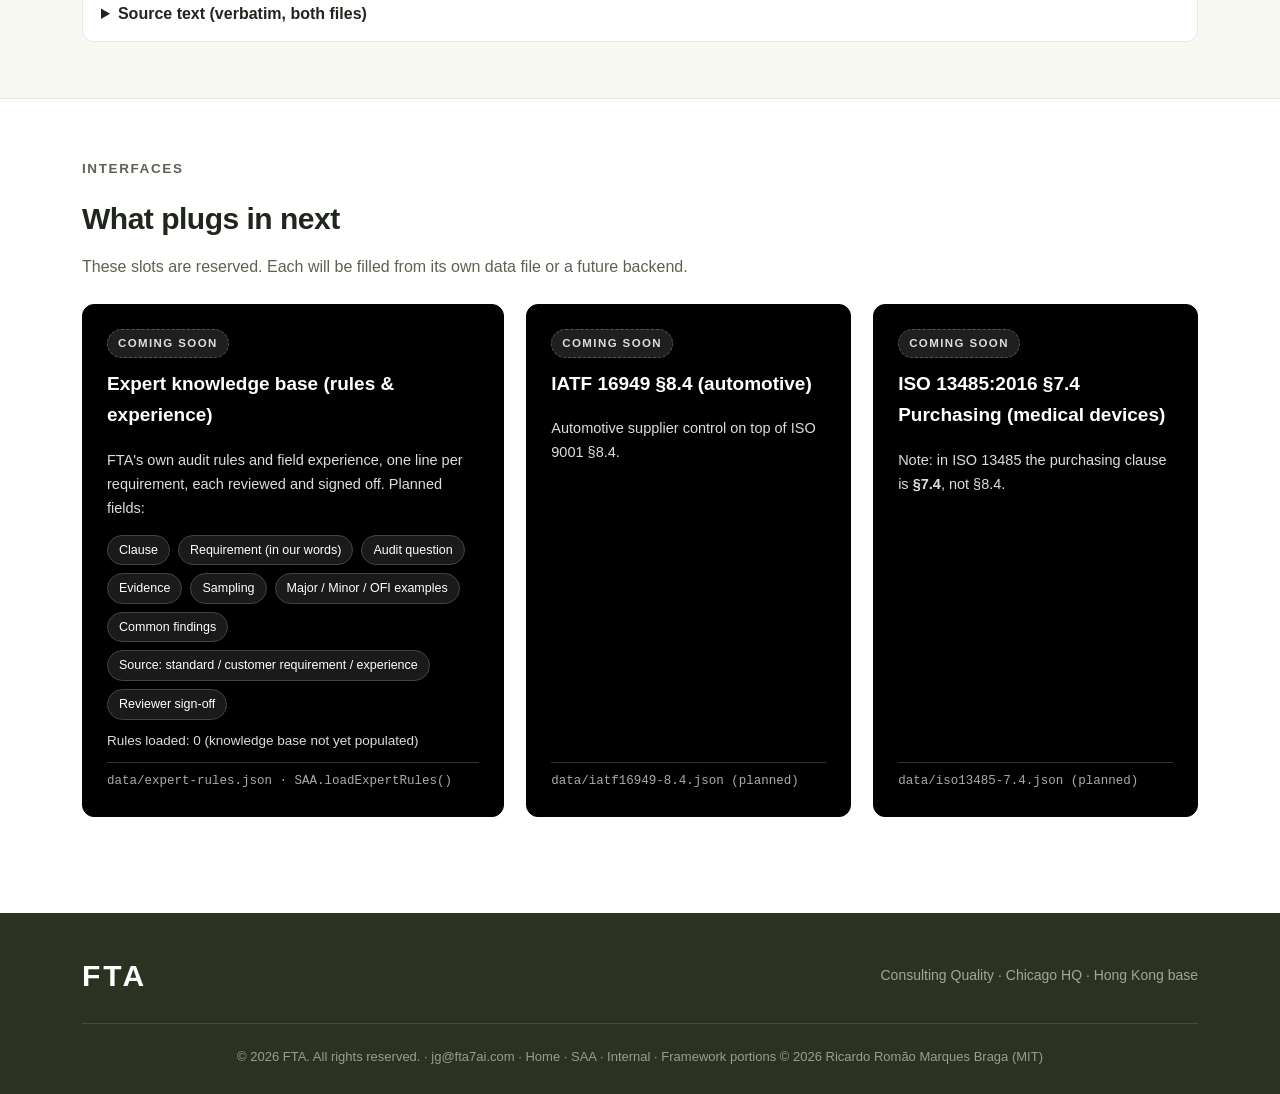
<file: internal/saa/index.html>
<!DOCTYPE html>
<html lang="en">
<head>
<meta charset="UTF-8" />
<meta name="viewport" content="width=device-width, initial-scale=1.0" />
<title>FTA — SAA · Area for internal use</title>
<link rel="stylesheet" href="/nav-public.css">
<meta name="robots" content="noindex,nofollow">
<meta name="description" content="SAA — Supplier Audit Agent. An audit framework for ISO 9001 §8.4, being refined by FTA.">
<style>
  :root{
    --accent:#D07C3E; --accent-dark:#A85A28; --accent-soft:#FBEEE1;
    --green:#8AAE2A; --green-dark:#5F7A16; --green-pale:#E7F1C9; --gd-text:#2C3A10;
    --ink:#20261C; --ink-2:#5B6353; --line:#E7EAE0; --band:#F7F9F1; --white:#ffffff;
    --radius:12px;
  }
  *{box-sizing:border-box;margin:0;padding:0}
  html{scroll-behavior:smooth}
  body{font-family:-apple-system,"Segoe UI",Roboto,Helvetica,Arial,sans-serif;color:var(--ink);background:var(--white);line-height:1.65;-webkit-font-smoothing:antialiased}
  a{color:inherit;text-decoration:none}
  .wrap{max-width:1180px;margin:0 auto;padding:0 32px}

  /* Header — same as the main site */
  header{position:sticky;top:0;z-index:50;background:rgba(255,255,255,.94);backdrop-filter:saturate(180%) blur(10px);border-bottom:1px solid var(--line)}
  .nav{display:flex;align-items:center;height:92px;gap:36px}
  .brand{display:flex;flex-direction:column;justify-content:center;line-height:1.02;gap:4px}
  .brand .mark{font-size:44px;font-weight:800;letter-spacing:3px;color:var(--ink)}
  .brand .tag-line{font-size:11px;letter-spacing:3px;text-transform:uppercase;color:var(--ink-2);font-weight:700}
  nav.menu{display:flex;gap:6px;margin-left:auto}
  nav.menu a{padding:9px 4px;margin:0 11px;color:var(--ink-2);font-size:15px;font-weight:500;transition:.15s;border-bottom:2px solid transparent}
  nav.menu a:hover{color:var(--ink)}
  nav.menu a.active{color:var(--ink);font-weight:700;border-bottom-color:var(--ink)}
  .cta-btn{background:var(--accent);color:#fff !important;padding:10px 20px;border-radius:8px;font-weight:600;font-size:15px;transition:.15s;white-space:nowrap}
  .cta-btn:hover{background:var(--accent-dark)}

  .eyebrow{display:inline-block;color:var(--ink-2);font-weight:700;font-size:13.5px;letter-spacing:1.6px;text-transform:uppercase;margin-bottom:14px}
  h1{font-size:46px;line-height:1.14;font-weight:800;letter-spacing:-.8px;margin-bottom:18px}
  h2{font-size:30px;font-weight:800;letter-spacing:-.5px;margin-bottom:10px}
  h3{font-size:19px;font-weight:700;margin-bottom:8px}
  .lead{font-size:18.5px;color:var(--ink-2);max-width:720px}
  .hero{padding:64px 0 40px}
  .sec{padding:56px 0}
  .sec.band{background:var(--band);border-top:1px solid var(--line);border-bottom:1px solid var(--line)}
  .muted{color:var(--ink-2)}

  /* Status chips */
  .chip{display:inline-block;font-size:11.5px;font-weight:700;letter-spacing:1.4px;text-transform:uppercase;padding:4px 10px;border-radius:20px;vertical-align:middle}
  .chip.live{background:var(--green);color:var(--gd-text)}
  .chip.soon{background:#EDF0E7;color:var(--ink-2);border:1px dashed #c9cfbd}
  .chip.draft{background:var(--accent-soft);color:#7A4A1F}

  /* Module tabs (overview of modules) */
  .modules{display:grid;grid-template-columns:repeat(3,1fr);gap:18px;margin-top:30px}
  .mod{border:1px solid var(--line);border-radius:var(--radius);padding:20px 22px;background:var(--white);display:block;transition:.2s}
  .mod:hover{border-color:#cfd6c4;box-shadow:0 18px 44px -28px rgba(30,40,55,.28)}
  .mod .std{font-size:12.5px;font-weight:700;letter-spacing:1px;color:var(--ink-2);text-transform:uppercase}
  .mod b{display:block;font-size:16.5px;margin:6px 0 10px}
  .mod.on{border-color:var(--accent);box-shadow:0 0 0 3px var(--accent-soft)}

  /* Module 1 */
  .mhead{display:flex;align-items:flex-start;justify-content:space-between;gap:18px;flex-wrap:wrap;margin-bottom:22px}
  .attrib{background:var(--accent-soft);border:1px solid #E9C9A9;border-radius:12px;padding:15px 18px;margin-bottom:28px;font-size:14px;color:#7A4A1F;line-height:1.6}
  .attrib a{color:var(--accent-dark);font-weight:700;text-decoration:underline}
  .attrib details{margin-top:8px}
  .attrib summary{cursor:pointer;font-weight:600}
  .attrib pre{white-space:pre-wrap;font-family:ui-monospace,SFMono-Regular,Menlo,Consolas,monospace;font-size:12px;background:#fff;border:1px solid #E9C9A9;border-radius:8px;padding:12px;margin-top:8px;color:var(--ink)}

  .grid2{display:grid;grid-template-columns:1fr 1fr;gap:22px}
  .panel{background:var(--white);border:1px solid var(--line);border-radius:var(--radius);padding:24px 26px}
  .panel h3 .n{color:var(--accent-dark);margin-right:6px}
  .panel ul,.panel ol{padding-left:20px;color:var(--ink-2);font-size:15px}
  .panel li{margin:4px 0}
  .panel li b{color:var(--ink)}
  table.grade{width:100%;border-collapse:collapse;font-size:14.5px}
  table.grade td{border-top:1px solid var(--line);padding:10px 8px;vertical-align:top;color:var(--ink-2)}
  table.grade td:first-child{font-weight:700;color:var(--ink);width:34%}
  .note{font-size:13.5px;color:var(--ink-2);margin-top:10px}
  pre.tpl{white-space:pre-wrap;font-family:ui-monospace,SFMono-Regular,Menlo,Consolas,monospace;font-size:12.5px;background:var(--band);border:1px solid var(--line);border-radius:10px;padding:14px;color:var(--ink);margin-top:10px;max-height:340px;overflow:auto}

  /* Sub-clause cards */
  .subs{display:grid;grid-template-columns:repeat(3,1fr);gap:22px;margin-top:8px}
  .sub{background:var(--white);border:1px solid var(--line);border-radius:var(--radius);padding:24px;display:flex;flex-direction:column;gap:12px}
  .sub .cl{font-size:30px;font-weight:800;letter-spacing:-.5px;color:var(--ink)}
  .sub .tt{font-weight:700;font-size:16px;margin-top:-6px}
  .sub h4{font-size:12px;letter-spacing:1.4px;text-transform:uppercase;color:var(--ink-2);margin-bottom:4px}
  .sub ul{padding-left:18px;font-size:14.5px;color:var(--ink)}
  .sub li{margin:4px 0}
  .src{display:inline-block;font-size:11px;color:var(--ink-2);background:var(--band);border:1px solid var(--line);border-radius:6px;padding:0 6px;margin-left:4px;white-space:nowrap}
  .empty{font-size:14px;color:var(--ink-2);font-style:italic}
  .todo{border:1.5px dashed var(--accent);background:#FFFaf5;border-radius:10px;padding:12px 14px;font-size:14px;color:#7A4A1F}
  .todo b{display:block;font-size:12px;letter-spacing:1.4px;text-transform:uppercase;color:var(--accent-dark);margin-bottom:4px}
  .todo ul{padding-left:18px;color:#7A4A1F}
  details.verb{margin-top:22px;border:1px solid var(--line);border-radius:var(--radius);background:var(--white);padding:14px 18px}
  details.verb summary{cursor:pointer;font-weight:700}
  details.verb blockquote{border-left:3px solid var(--line);padding:4px 14px;margin:12px 0;color:var(--ink-2);font-size:14.5px}
  details.verb blockquote b{color:var(--ink)}

  /* Interfaces (placeholders) */
  .ifaces{display:grid;grid-template-columns:1.3fr 1fr 1fr;gap:22px}
  .iface{background:var(--white);border:1.5px dashed #c9cfbd;border-radius:var(--radius);padding:24px;display:flex;flex-direction:column;gap:10px}
  .iface p{font-size:14.5px;color:var(--ink-2)}
  .fields{display:flex;flex-wrap:wrap;gap:8px;margin-top:4px}
  .fields span{background:var(--band);border:1px solid var(--line);border-radius:20px;padding:4px 11px;font-size:12.5px;color:var(--ink)}
  .ifmeta{font-size:12.5px;color:var(--ink-2);font-family:ui-monospace,SFMono-Regular,Menlo,Consolas,monospace;margin-top:auto;padding-top:8px;border-top:1px solid var(--line)}

  /* Ask SAA chat panel */
  .ask{padding:8px 0 48px}
  .askbox{border:1.5px solid var(--accent);border-radius:16px;background:var(--white);box-shadow:0 0 0 4px var(--accent-soft),0 24px 60px -36px rgba(30,40,55,.35);overflow:hidden}
  .askhead{display:flex;align-items:center;justify-content:space-between;gap:12px;flex-wrap:wrap;padding:16px 22px;border-bottom:1px solid var(--line);background:#FFFaf5}
  .askhead h2{font-size:21px;margin:0}
  .mode{font-size:12px;font-weight:700;letter-spacing:.6px;padding:5px 11px;border-radius:20px;white-space:nowrap}
  .mode.off{background:#EDF0E7;color:var(--ink-2);border:1px solid #c9cfbd}
  .mode.ai{background:var(--green);color:var(--gd-text)}
  .convo{height:460px;overflow-y:auto;padding:18px 22px;background:var(--band);display:flex;flex-direction:column;gap:12px}
  .msg{max-width:82%;padding:11px 15px;border-radius:14px;font-size:14.5px;line-height:1.55;word-wrap:break-word;overflow-wrap:anywhere}
  .msg.user{align-self:flex-end;background:var(--accent);color:#fff;border-bottom-right-radius:4px;white-space:pre-wrap}
  .msg.saa{align-self:flex-start;background:var(--white);border:1px solid var(--line);border-bottom-left-radius:4px}
  .msg.saa .who{font-size:11px;font-weight:700;letter-spacing:1.2px;text-transform:uppercase;color:var(--accent-dark);margin-bottom:4px}
  .msg.saa h5{font-size:12px;letter-spacing:1px;text-transform:uppercase;color:var(--ink-2);margin:10px 0 3px}
  .msg.saa ul{padding-left:18px;margin:2px 0}
  .msg.saa li{margin:2px 0}
  .msg.saa .cltag{display:inline-block;background:var(--accent-soft);color:#7A4A1F;font-weight:700;font-size:12.5px;border-radius:6px;padding:1px 8px;margin:0 6px 4px 0}
  .msg.saa .hint{margin-top:10px;border-left:3px solid var(--accent);background:#FFFaf5;padding:8px 10px;border-radius:0 8px 8px 0;font-size:14px}
  .msg.saa .hint b{color:var(--accent-dark)}
  .msg.saa .tiny{font-size:12px;color:var(--ink-2);margin-top:8px}
  .askform{display:flex;gap:10px;padding:14px 22px;border-top:1px solid var(--line);align-items:flex-end}
  .askform textarea{flex:1;min-height:58px;max-height:180px;resize:vertical;font:inherit;font-size:15px;padding:10px 12px;border:1px solid #cfd6c4;border-radius:10px;outline:none;color:var(--ink)}
  .askform textarea:focus{border-color:var(--accent);box-shadow:0 0 0 3px var(--accent-soft)}
  .askform button{background:var(--accent);color:#fff;border:0;border-radius:10px;padding:12px 22px;font-weight:700;font-size:15px;cursor:pointer}
  .askform button:hover{background:var(--accent-dark)}
  .askform button:disabled{opacity:.6;cursor:default}
  .asknote{font-size:13px;color:var(--ink-2);padding:0 22px 14px}
  @media(max-width:600px){
    .convo{height:420px;padding:14px}
    .msg{max-width:94%}
    .askform{flex-direction:column;align-items:stretch;padding:12px 14px}
    .askhead{padding:14px}
    .askhead h2{font-size:18px}
    .asknote{padding:0 14px 12px}
  }


  /* ===== FTA-added blocks (built by FTA, not from the Braga framework): black background, white text ===== */
  .askbox{background:#000;border-color:#000;box-shadow:0 24px 60px -30px rgba(0,0,0,.55)}
  .askhead{background:#000;border-bottom-color:#2a2a2a}
  .askhead h2{color:#fff}
  .mode.off{background:#1f1f1f;color:#ddd;border-color:#444}
  .convo{background:#0d0d0d}
  .msg.saa{background:#1a1a1a;border-color:#333;color:#fff}
  .msg.saa .who{color:#F0A86E}
  .msg.saa h5,.msg.saa .tiny{color:#bbb}
  .msg.saa .cltag{background:#3a2718;color:#FFD9B8}
  .msg.saa .hint{background:#241a12;color:#fff}
  .msg.saa .hint b{color:#F0A86E}
  .msg.saa .src{background:#262626;border-color:#444;color:#ccc}
  .askform{border-top-color:#2a2a2a;background:#000}
  .askform textarea{background:#111;color:#fff;border-color:#444}
  .askform textarea::placeholder{color:#888}
  .asknote{color:#bbb;background:#000;margin:0;padding-top:0}
  .iface{background:#000;color:#fff;border:1.5px solid #000}
  .iface h3{color:#fff}
  .iface p,.iface p b{color:#ddd}
  .iface .chip.soon{background:#1f1f1f;color:#ddd;border-color:#555}
  .iface .fields span{background:#1a1a1a;border-color:#444;color:#fff}
  .iface .ifmeta{color:#aaa;border-top-color:#333}
  .iface #expert-status{color:#ddd}

  /* AI reply markdown (rendered by mdToHtml) */
  .msg.saa .md p{margin:0 0 8px}
  .msg.saa .md p:last-child{margin-bottom:0}
  .msg.saa .md ul,.msg.saa .md ol{padding-left:20px;margin:2px 0 10px}
  .msg.saa .md li{margin:3px 0}
  .msg.saa .md li::marker{color:#F0A86E}
  .msg.saa .md b,.msg.saa .md strong{color:#fff;font-weight:700}
  .msg.saa .md .mdh{margin:10px 0 4px;font-weight:700;color:#FFD9B8}
  .msg.saa .md .mdh:first-child{margin-top:0}
  .msg.saa .md .lbl{color:#FFD9B8;font-weight:700}
  .msg.saa .md code{font-family:ui-monospace,SFMono-Regular,Menlo,Consolas,monospace;font-size:13px;background:#262626;border-radius:4px;padding:0 4px}

  /* Internal area (2026-10-20): collapsed behind a low-key bar + passcode */
  .ibar-sec{padding:8px 0 40px}
  .ibar{display:flex;align-items:center;justify-content:space-between;gap:14px;flex-wrap:wrap;border:1px solid var(--line);border-radius:12px;background:var(--band);padding:14px 20px}
  .ibar .t{font-size:14px;font-weight:600;color:var(--ink-2);letter-spacing:.3px}
  .ibar .t small{font-weight:400;color:#8b927f;margin-left:8px}
  .ibar button{font:inherit;font-size:13px;font-weight:600;color:var(--ink-2);background:#fff;border:1px solid #cfd6c4;border-radius:8px;padding:6px 14px;cursor:pointer}
  .ibar button:hover{border-color:var(--ink-2);color:var(--ink)}
  .ibar form{display:none;align-items:center;gap:8px;flex-wrap:wrap}
  .ibar.asking form{display:flex}
  .ibar.asking #int-show{display:none}
  .ibar input{width:110px;font:inherit;font-size:15px;letter-spacing:.3em;text-align:center;padding:6px 8px;border:1px solid #cfd6c4;border-radius:8px;outline:none;color:var(--ink);background:#fff}
  .ibar input:focus{border-color:var(--accent)}
  .ibar .err{font-size:12.5px;color:#a3532a;min-width:0}
  .internal.locked .internal-body{display:none}
  .internal.locked #int-hide{display:none}
  .internal:not(.locked) #int-show,.internal:not(.locked) .ibar form{display:none}
  .internal:not(.locked) .ibar-sec{padding-bottom:24px}

  footer{background:#2b3222;color:#cdd4c1;padding:48px 0 28px;margin-top:40px}
  .foot{display:flex;justify-content:space-between;align-items:center;flex-wrap:wrap;gap:16px}
  footer .brand .mark{color:#fff;font-size:30px}
  .foot-bot{border-top:1px solid #444c37;margin-top:32px;padding-top:22px;font-size:13px;color:#97a086;text-align:center}
  .foot-bot a{color:#97a086}
  .foot-bot a:hover{color:#fff}

  @media(max-width:900px){
    .modules,.subs,.ifaces,.grid2{grid-template-columns:1fr}
    h1{font-size:34px}h2{font-size:26px}
    .nav{height:auto;padding-top:14px;padding-bottom:10px;flex-wrap:wrap;gap:10px}
    nav.menu{order:3;width:100%;margin-left:0;overflow-x:auto;white-space:nowrap}
    nav.menu a{margin:0 14px 0 0}
    .cta-btn{margin-left:auto}
    .brand .mark{font-size:34px}
    .wrap{padding:0 20px}
  }
</style>
</head>
<body>
<div id="ftagate" data-title="For internal usage"></div>
<script src="/gate.js"></script>
<header>
  <div class="wrap nav">
    <a class="brand" href="/"><span class="mark">FTA</span><span class="tag-line">Consulting Quality</span></a>
    <nav class="menu">
      <span class="nav-group nav-main">
        <a href="/">Home</a><a href="/#services">What we do</a><a href="/videos/">Insight Series</a><a href="/#contact">Contact</a>
      </span>
      <span class="nav-gap" aria-hidden="true"></span>
      <span class="nav-group nav-quiet">
        <a href="/saa/" class="active">SAA</a><a href="/datacenter/">Data Center</a><a href="/partners/">Partners</a>
      </span>
    </nav>
    <a class="cta-btn" href="mailto:jg@fta7ai.com">Get in touch</a>
  </div>
</header>

<main>
  <div class="hero"><div class="wrap">
    <span class="eyebrow">Internal · moved from the public SAA page</span>
    <h1>SAA — Area for internal use</h1>
    <p class="lead">Modules, framework and interfaces. Behind the site access code; not linked from public pages.</p>
    <div class="modules">
      <a class="mod on" href="#m-iso9001"><span class="std">ISO 9001:2015 · §8.4</span><b>Control of externally provided processes, products and services</b><span class="chip live">Active · framework</span></a>
      <a class="mod" href="#m-iatf"><span class="std">IATF 16949 · §8.4</span><b>Automotive supplier control</b><span class="chip soon">Coming soon</span></a>
      <a class="mod" href="#m-iso13485"><span class="std">ISO 13485:2016 · §7.4</span><b>Purchasing (medical devices)</b><span class="chip soon">Coming soon</span></a>
    </div>
  </div></div>

  <!-- ====== Module 1: ISO 9001 §8.4 (rendered from data/iso9001-8.4.json) ====== -->
  <section class="sec band" id="m-iso9001"><div class="wrap">
    <div class="mhead">
      <div>
        <span class="eyebrow">Module 1 · ISO 9001:2015</span>
        <h2>§8.4 Control of externally provided processes, products and services</h2>
        <p class="muted" id="m1-note">Loading module…</p>
      </div>
      <span class="chip live">Active</span>
    </div>

    <div class="attrib">
      <b>Framework adapted from <a href="https://github.com/RBraga01/Quality-Engineering-Skills" target="_blank" rel="noopener">Quality-Engineering-Skills</a> by Ricardo Braga (MIT License).</b>
      Questions, evidence, workflow and grading below are taken from his <code>iso-9001-internal-audit</code> skill. FTA content will be added on top.
      <details>
        <summary>MIT License notice</summary>
<pre>MIT License

Copyright (c) 2026 Ricardo Romão Marques Braga

Permission is hereby granted, free of charge, to any person obtaining a copy
of this software and associated documentation files (the "Software"), to deal
in the Software without restriction, including without limitation the rights
to use, copy, modify, merge, publish, distribute, sublicense, and/or sell
copies of the Software, and to permit persons to whom the Software is
furnished to do so, subject to the following conditions:

The above copyright notice and this permission notice shall be included in all
copies or substantial portions of the Software.

THE SOFTWARE IS PROVIDED "AS IS", WITHOUT WARRANTY OF ANY KIND, EXPRESS OR
IMPLIED, INCLUDING BUT NOT LIMITED TO THE WARRANTIES OF MERCHANTABILITY,
FITNESS FOR A PARTICULAR PURPOSE AND NONINFRINGEMENT. IN NO EVENT SHALL THE
AUTHORS OR COPYRIGHT HOLDERS BE LIABLE FOR ANY CLAIM, DAMAGES OR OTHER
LIABILITY, WHETHER IN AN ACTION OF CONTRACT, TORT OR OTHERWISE, ARISING FROM,
OUT OF OR IN CONNECTION WITH THE SOFTWARE OR THE USE OR OTHER DEALINGS IN THE
SOFTWARE.</pre>
      </details>
    </div>

    <!-- Skill structure -->
    <div class="grid2">
      <div class="panel"><h3><span class="n">1</span>When to use</h3><ul id="m1-when"></ul><p class="note" id="m1-scope"></p></div>
      <div class="panel"><h3><span class="n">2</span>Workflow</h3><ol id="m1-workflow"></ol></div>
      <div class="panel"><h3><span class="n">3</span>Grading: Major / Minor / OFI</h3><table class="grade"><tbody id="m1-grading"></tbody></table><p class="note" id="m1-gnote"></p><p class="note"><b>Each finding must include:</b></p><ol id="m1-finding" style="font-size:14px"></ol></div>
      <div class="panel"><h3><span class="n">4</span>Output format</h3><ul id="m1-output"></ul><pre class="tpl" id="m1-template"></pre></div>
    </div>

    <!-- Sub-clause cards -->
    <h3 style="margin:40px 0 6px">Sub-clauses <span class="chip draft">Mapping: FTA draft</span></h3>
    <p class="muted" style="font-size:14.5px;margin-bottom:16px">Source questions grouped by sub-clause. Gaps are marked for FTA to complete; nothing below is invented.</p>
    <div class="subs" id="m1-subs"></div>

    <details class="verb">
      <summary>Source text (verbatim, both files)</summary>
      <div id="m1-verbatim"></div>
    </details>
  </div></section>

  <!-- ====== Interfaces (placeholders for future modules / backend) ====== -->
  <section class="sec" id="interfaces"><div class="wrap">
    <span class="eyebrow">Interfaces</span>
    <h2>What plugs in next</h2>
    <p class="muted" style="margin-bottom:24px">These slots are reserved. Each will be filled from its own data file or a future backend.</p>

    <div class="ifaces">
      <div class="iface" id="m-expert">
        <div><span class="chip soon">Coming soon</span></div>
        <h3>Expert knowledge base (rules &amp; experience)</h3>
        <p>FTA's own audit rules and field experience, one line per requirement, each reviewed and signed off. Planned fields:</p>
        <div class="fields">
          <span>Clause</span><span>Requirement (in our words)</span><span>Audit question</span><span>Evidence</span><span>Sampling</span><span>Major / Minor / OFI examples</span><span>Common findings</span><span>Source: standard / customer requirement / experience</span><span>Reviewer sign-off</span>
        </div>
        <p id="expert-status" style="font-size:13.5px">Rules loaded: —</p>
        <div class="ifmeta">data/expert-rules.json · SAA.loadExpertRules()</div>
      </div>
      <div class="iface" id="m-iatf">
        <div><span class="chip soon">Coming soon</span></div>
        <h3>IATF 16949 §8.4 (automotive)</h3>
        <p>Automotive supplier control on top of ISO 9001 §8.4.</p>
        <div class="ifmeta">data/iatf16949-8.4.json (planned)</div>
      </div>
      <div class="iface" id="m-iso13485">
        <div><span class="chip soon">Coming soon</span></div>
        <h3>ISO 13485:2016 §7.4 Purchasing (medical devices)</h3>
        <p>Note: in ISO 13485 the purchasing clause is <b>§7.4</b>, not §8.4.</p>
        <div class="ifmeta">data/iso13485-7.4.json (planned)</div>
      </div>
    </div>
  </div></section>
</main>


<footer><div class="wrap">
  <div class="foot">
    <div class="brand"><span class="mark">FTA</span></div>
    <span style="color:#9fa891;font-size:14px">Consulting Quality · Chicago HQ · Hong Kong base</span>
  </div>
  <div class="foot-bot">© 2026 FTA. All rights reserved. · jg@fta7ai.com · <a href="/">Home</a> · <a href="/saa/">SAA</a> · <a href="/internal/">Internal</a> · Framework portions © 2026 Ricardo Romão Marques Braga (MIT)</div>
</div></footer>


<script>
/* SAA page — plain JS, no dependencies. Module data lives in ./data/*.json. */
var SAA = window.SAA = {
  config: {
    moduleUrl: '/saa/data/iso9001-8.4.json',
    /* Expert rules: static file today. A future backend (e.g. a Cloudflare Worker)
       can replace this with its endpoint, e.g. 'https://<worker>.workers.dev/rules?clause=8.4',
       as long as it returns the same shape as data/expert-rules.json. Never put API keys here. */
    rulesUrl: '/saa/data/expert-rules.json'
  },
  esc: function(t){return String(t==null?'':t).replace(/&/g,'&amp;').replace(/</g,'&lt;').replace(/>/g,'&gt;').replace(/"/g,'&quot;');},
  getJSON: function(url){return fetch(url,{cache:'no-cache'}).then(function(r){if(!r.ok)throw new Error(r.status);return r.json();});},

  renderModule: function(d){
    var e=SAA.esc, $=function(id){return document.getElementById(id);};
    var li=function(a){return a.map(function(x){return '<li>'+e(x)+'</li>';}).join('');};
    var s=d.skill;
    $('m1-note').textContent=d.module.note;
    $('m1-when').innerHTML=li(s.when_to_use);
    $('m1-scope').textContent=s.scope_8_4;
    $('m1-workflow').innerHTML=s.workflow.map(function(w){return '<li><b>'+e(w.step)+'</b> — '+e(w.text)+'</li>';}).join('');
    $('m1-grading').innerHTML=s.grading.map(function(g){return '<tr><td>'+e(g.grade)+'</td><td>'+e(g.definition)+'</td></tr>';}).join('');
    $('m1-gnote').textContent=s.grading_note;
    $('m1-finding').innerHTML=li(s.finding_must_include);
    $('m1-output').innerHTML=li(s.output_format.options)+'<li>Default: '+e(s.output_format.default)+'</li>';
    $('m1-template').textContent=s.output_format.report_template;

    $('m1-subs').innerHTML=d.subclauses.map(function(c){
      var q=c.questions.length?'<ul>'+c.questions.map(function(x){return '<li>'+e(x.text)+'<span class="src">'+e(x.from)+'</span></li>';}).join('')+'</ul>':'<p class="empty">No source questions for this sub-clause.</p>';
      var ev=c.evidence.length?'<ul>'+li(c.evidence)+'</ul>':'<p class="empty">No source evidence listed.</p>';
      return '<div class="sub"><div class="cl">§'+e(c.id)+'</div><div class="tt">'+e(c.title)+'</div>'+
        '<div><h4>Audit questions (source)</h4>'+q+'</div>'+
        '<div><h4>Evidence (source)</h4>'+ev+'</div>'+
        '<div class="todo"><b>To be completed by FTA</b><ul>'+li(c.fta_todo)+'</ul></div></div>';
    }).join('');

    $('m1-verbatim').innerHTML=d.source_verbatim.map(function(v){
      return '<blockquote><b>'+e(v.file)+'</b> — '+e(v.heading)+'<ul style="padding-left:18px;margin:6px 0">'+li(v.questions)+'</ul><i>Evidence: '+e(v.evidence)+'</i></blockquote>';
    }).join('')+'<p class="note">Source commit '+e(d.source.commit.slice(0,7))+' · '+e(d.source.copyright)+' · '+e(d.source.license)+'</p>';
  },

  /* Hook for the expert knowledge base. Today it reads the empty static file and only
     shows a count. When rules exist, render them into the sub-clause cards here
     (match rule.clause to card id) instead of the "To be completed by FTA" boxes. */
  loadExpertRules: function(){
    return SAA.getJSON(SAA.config.rulesUrl).then(function(r){
      var n=(r.rules||[]).length;
      document.getElementById('expert-status').textContent='Rules loaded: '+n+(n?'':' (knowledge base not yet populated)');
      return r;
    }).catch(function(){
      document.getElementById('expert-status').textContent='Rules loaded: — (not available)';
    });
  },

  init: function(){
    SAA.getJSON(SAA.config.moduleUrl).then(SAA.renderModule).catch(function(err){
      document.getElementById('m1-note').textContent='Could not load module data ('+err.message+'). Open this page via a web server, not as a local file.';
    });
    SAA.loadExpertRules();
  }
};
SAA.init();

/* Small safe markdown renderer for AI replies. Escapes ALL HTML first, then adds only
   our own tags: <p>, <ul>/<ol>/<li>, <b>, <code>, header lines. No external libraries. */
SAA.mdToHtml=function(src){
  var e=SAA.esc;
  function inline(t){
    t=e(t);
    t=t.replace(/`([^`]+)`/g,'<code>$1</code>');
    t=t.replace(/\*\*([^*]+?)\*\*/g,'<b>$1</b>').replace(/__([^_]+?)__/g,'<b>$1</b>');
    return t;
  }
  function label(t){ /* "Label: value" -> bold label (only short labels, no bold already) */
    var m=t.match(/^([A-Za-z][A-Za-z0-9 \/&()§.,'-]{1,40}?):\s+(.+)$/);
    if(m&&!/\*\*/.test(m[1])&&!/https?$/i.test(m[1]))return '<span class="lbl">'+inline(m[1])+':</span> '+inline(m[2]);
    return inline(t);
  }
  var lines=String(src==null?'':src).replace(/\r\n?/g,'\n').split('\n'), out=[], list=null, para=[];
  function flushPara(){if(para.length){out.push('<p>'+para.join('<br>')+'</p>');para=[];}}
  function closeList(){if(list){out.push('</'+list+'>');list=null;}}
  lines.forEach(function(raw){
    var line=raw.replace(/\s+$/,''), t=line.trim(), m;
    if(!t){flushPara();closeList();return;}
    if((m=t.match(/^[*\-\u2022]\s+(.*)$/))){flushPara();if(list!=='ul'){closeList();out.push('<ul>');list='ul';}out.push('<li>'+label(m[1])+'</li>');return;}
    if((m=t.match(/^(\d{1,2})[.)]\s+(.*)$/))){flushPara();if(list!=='ol'){closeList();out.push('<ol start="'+(+m[1])+'">');list='ol';}out.push('<li>'+label(m[2])+'</li>');return;}
    closeList();
    if((m=t.match(/^#{1,6}\s+(.*)$/))){flushPara();out.push('<div class="mdh">'+inline(m[1].replace(/\*\*/g,''))+'</div>');return;}
    if(/:$/.test(t)&&t.length<=80){flushPara();out.push('<div class="mdh">'+inline(t.replace(/\*\*/g,''))+'</div>');return;}
    if((m=t.match(/^\*\*([^*]{1,60}?):?\*\*:?\s*(.*)$/))&&m[2]){flushPara();out.push('<p><span class="lbl">'+e(m[1].replace(/:$/,''))+':</span> '+inline(m[2])+'</p>');return;}
    para.push(label(t));
  });
  flushPara();closeList();
  return out.join('');
};

</script>
</body>
</html>
</file>
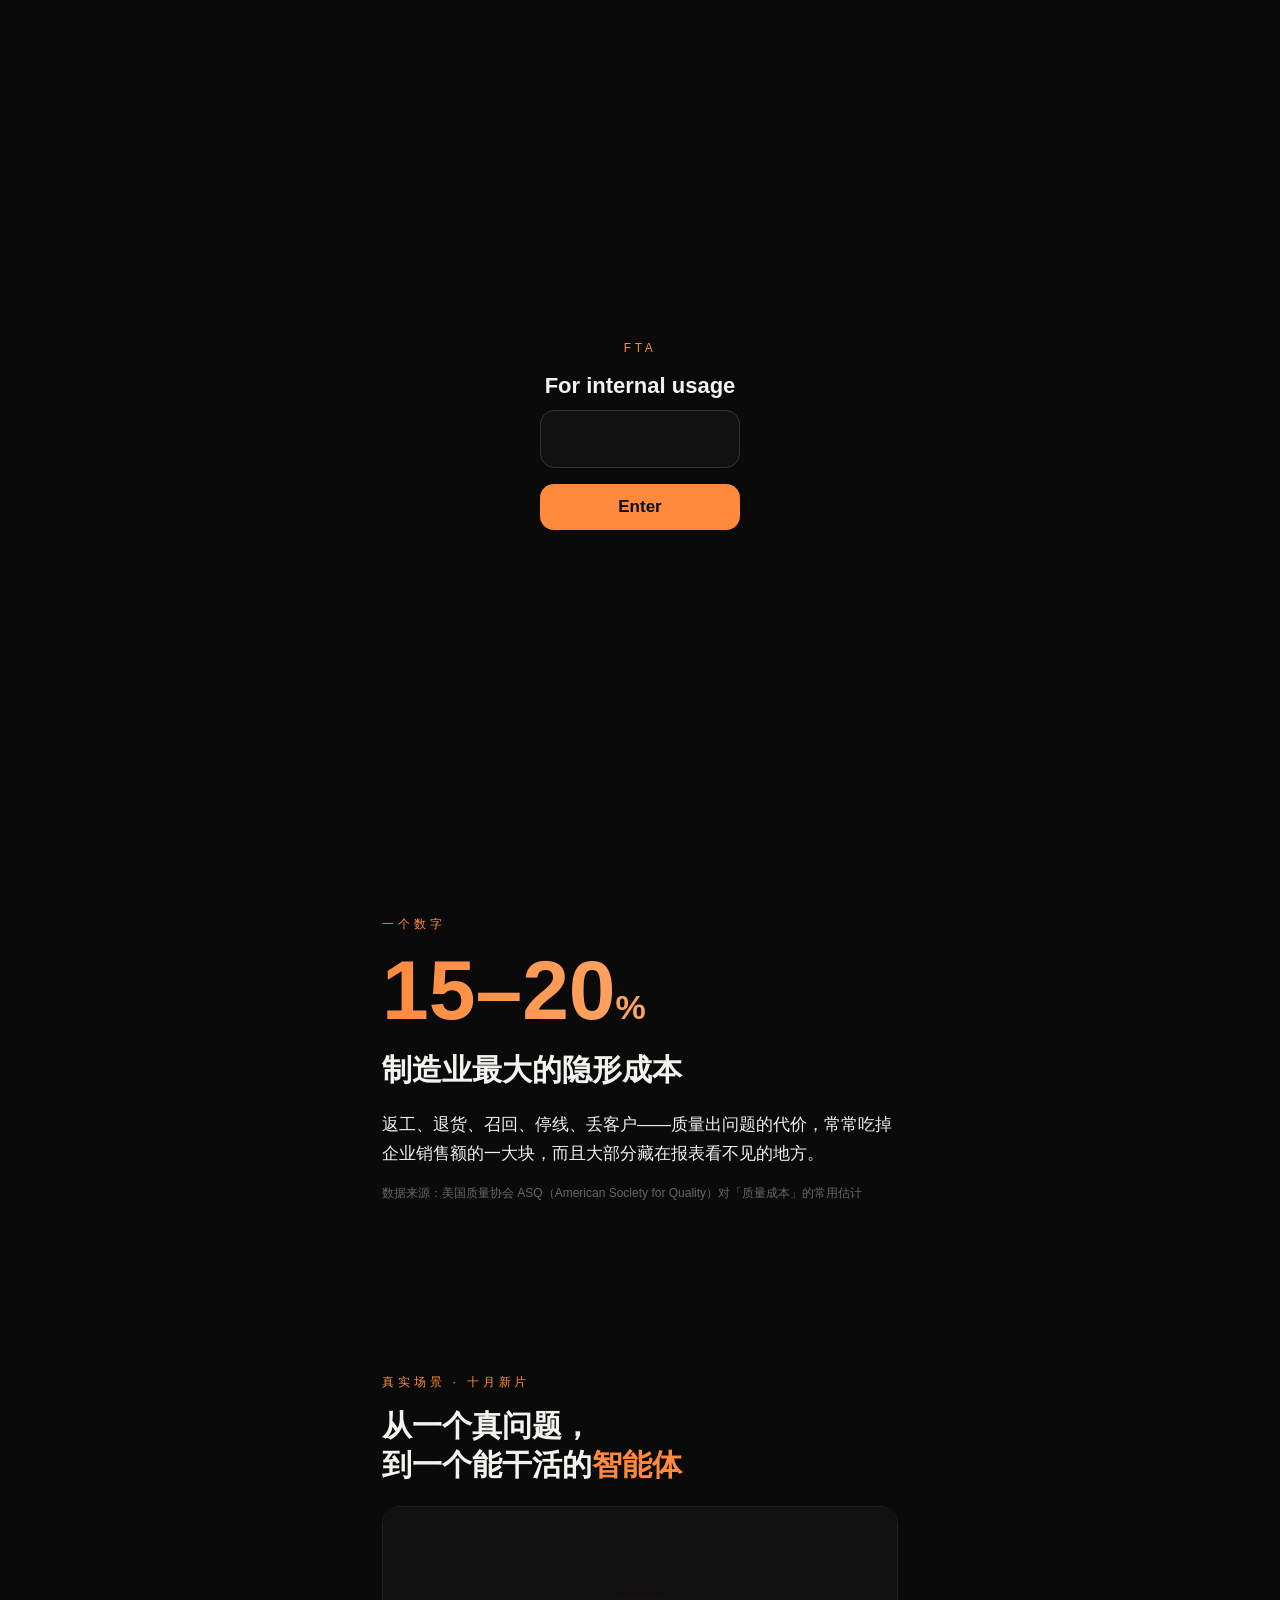
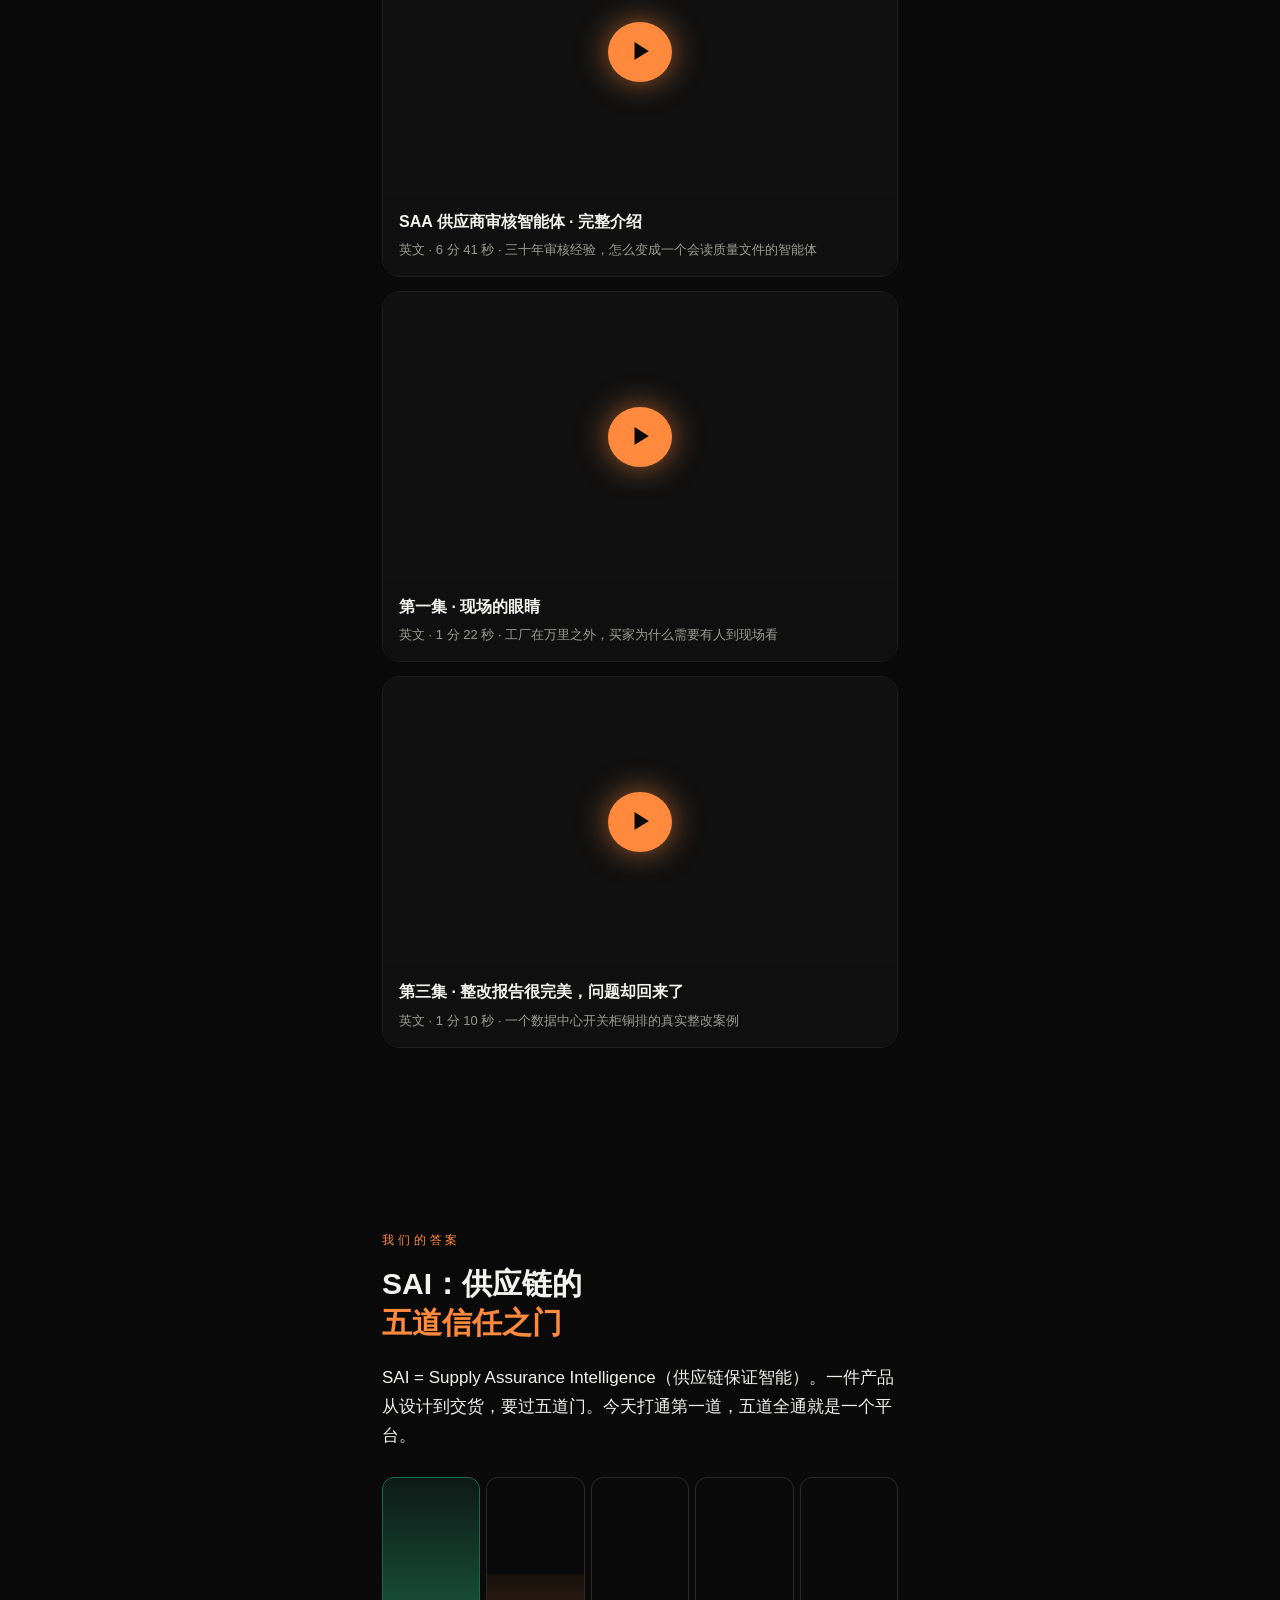
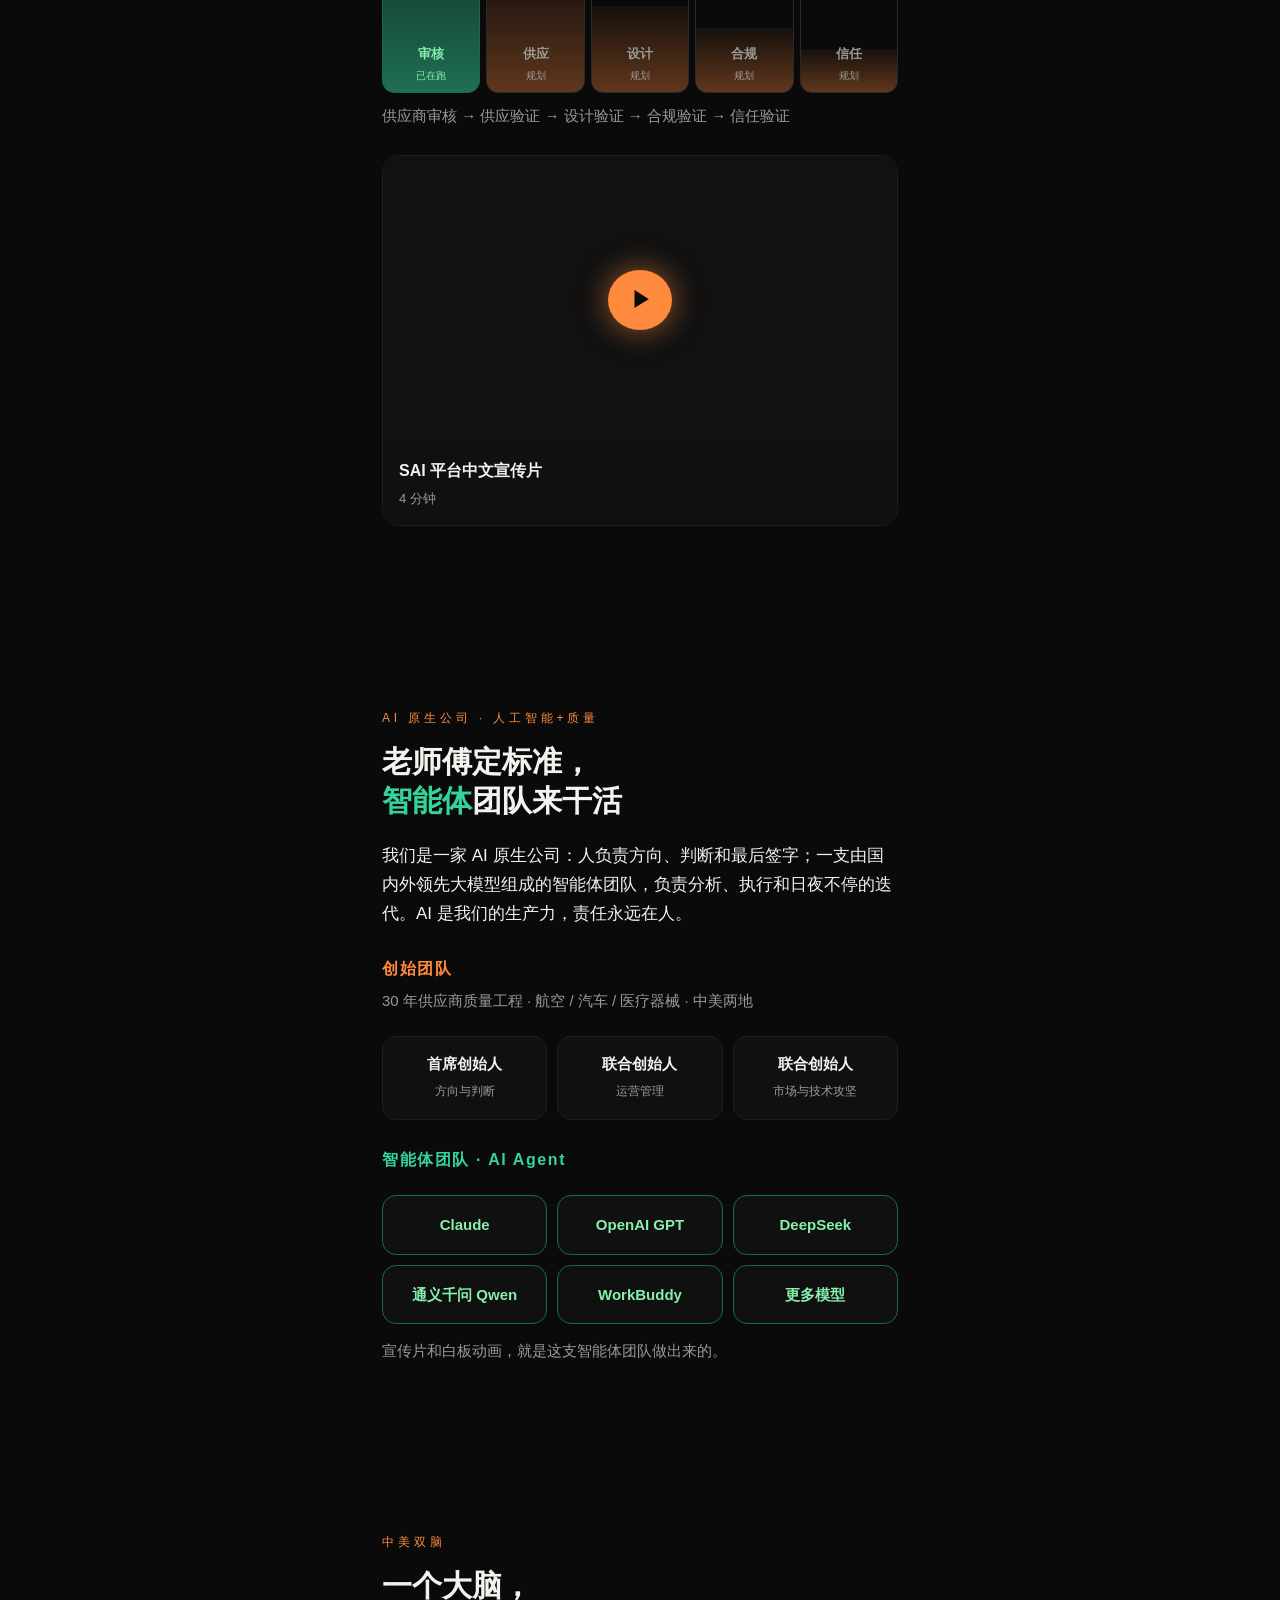
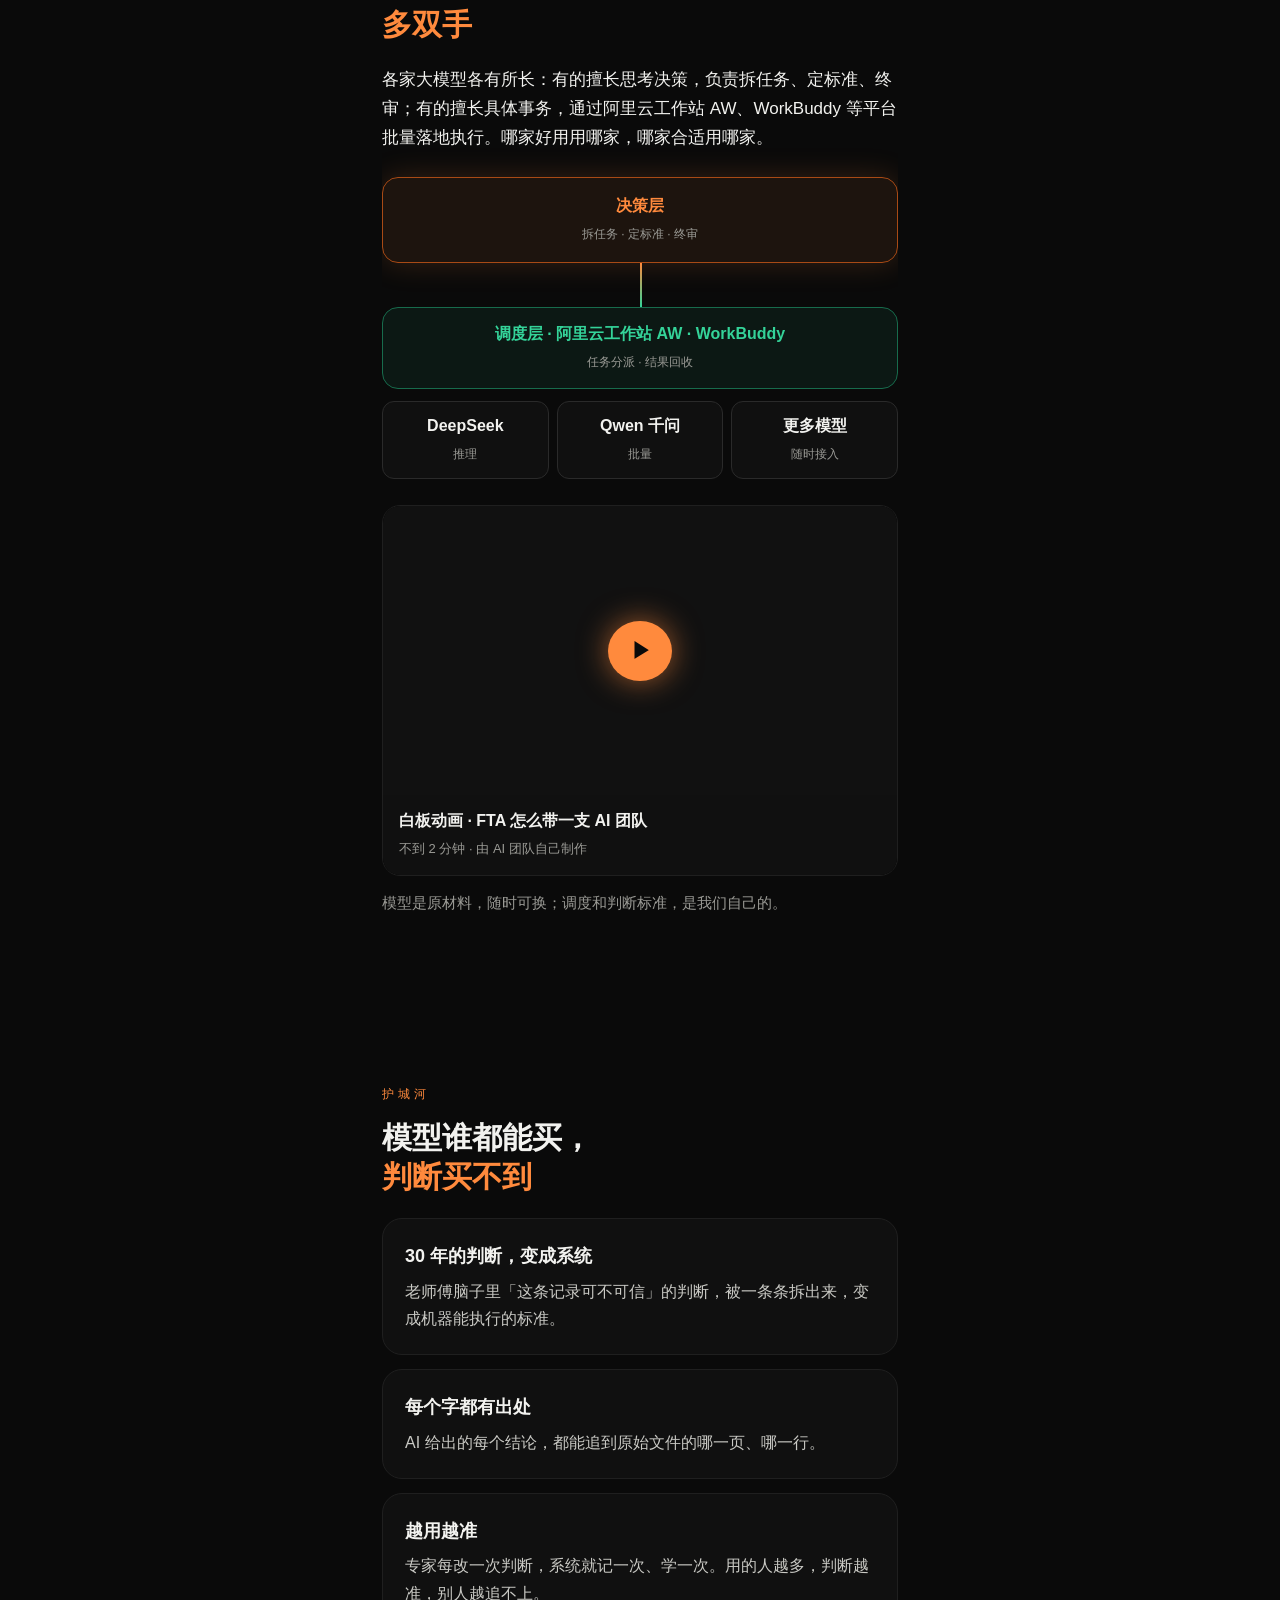
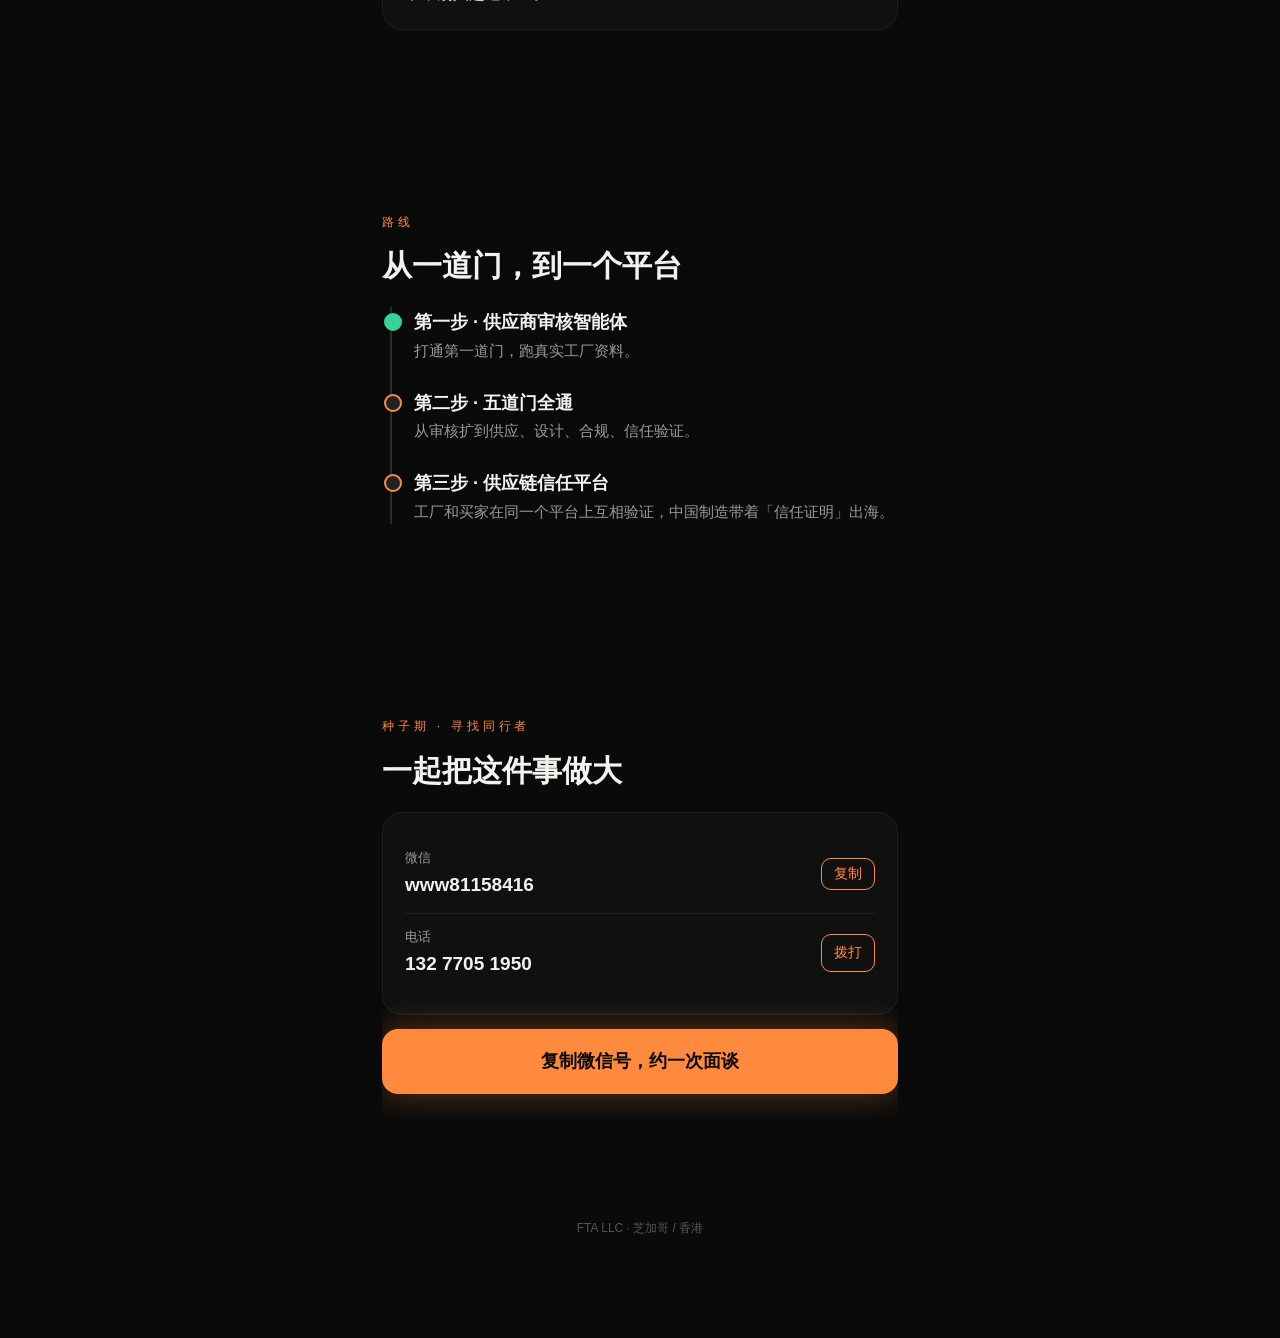
<file: cn/investor.html>
<!doctype html>
<html lang="zh-CN">
<head>
<meta charset="utf-8">
<meta name="viewport" content="width=device-width, initial-scale=1, viewport-fit=cover">
<meta name="robots" content="noindex,nofollow">
<title>FTA · 让中国制造被世界信任</title>
<meta name="description" content="FTA：供应链质量智能体。AI 原生公司，让中国制造被世界信任。">
<style>
:root{--bg:#0a0a0a;--fg:#f2f2ef;--mute:#9a9a95;--line:#1f1f1f;--card:#101010;
--or:#ff8a3d;--or-l:#ffbd8a;--or-d:#a84a15;--gr:#34d399;--gr-l:#86efac;--gr-d:#176b4c}
*{box-sizing:border-box;margin:0;padding:0}
html{scroll-behavior:smooth;overflow-x:hidden;overscroll-behavior-x:none}
body{background:var(--bg);color:var(--fg);font-family:-apple-system,"PingFang SC","Hiragino Sans GB","Microsoft YaHei",sans-serif;line-height:1.7;font-size:17px;-webkit-text-size-adjust:100%;overflow-x:hidden;width:100%;position:relative;touch-action:pan-y;overscroll-behavior-x:none}
#app{position:relative;width:100%;max-width:100vw;overflow:hidden}
.wrap,section{overflow-x:clip}
.hero{overflow:hidden;margin:0 -22px;padding-left:22px;padding-right:22px}
img,video,button{max-width:100%}
.team div,.b-w,.gate,.card,.row>div{min-width:0;overflow-wrap:anywhere}
.wrap{max-width:560px;margin:0 auto;padding:0 22px}
section{padding:84px 0;position:relative}
.kicker{font-size:12px;letter-spacing:.32em;color:var(--or);margin-bottom:14px}
h1{font-size:46px;line-height:1.15;font-weight:900;letter-spacing:-.01em}
h2{font-size:30px;line-height:1.3;font-weight:800;margin-bottom:22px}
.or{color:var(--or)}.gr{color:var(--gr)}
.lead{font-size:19px;color:#d9d9d4;margin-top:22px}
.mute{color:var(--mute);font-size:15px}
/* hero */
.hero{min-height:92vh;display:flex;flex-direction:column;justify-content:center;padding-top:40px}
.glow{position:absolute;top:-6%;right:-25%;width:80vw;max-width:420px;height:80vw;max-height:420px;border-radius:50%;background:radial-gradient(circle,rgba(255,138,61,.28),rgba(255,138,61,0) 65%);filter:blur(10px);pointer-events:none;animation:drift 9s ease-in-out infinite alternate}
.glow.g2{top:auto;right:auto;bottom:4%;left:-25%;background:radial-gradient(circle,rgba(52,211,153,.18),rgba(52,211,153,0) 65%);animation-duration:12s}
@keyframes drift{to{opacity:.55}}
.chips{display:flex;flex-wrap:wrap;gap:8px;margin-top:28px}
.chips span{font-size:13px;border:1px solid #333;border-radius:999px;padding:4px 12px;color:#cfcfca}
.chips span.hot{border-color:var(--or-d);color:var(--or)}
.scroll{margin-top:56px;font-size:13px;color:var(--mute);letter-spacing:.2em}
.line{height:2px;background:linear-gradient(90deg,var(--or),var(--gr));margin:0 0 0;opacity:.8}
/* big number */
.big{font-size:84px;font-weight:900;line-height:1;background:linear-gradient(90deg,var(--or),var(--or-l));-webkit-background-clip:text;background-clip:text;color:transparent}
.big small{font-size:34px}
.src{font-size:12px;color:#666;margin-top:14px}
/* cards */
.card{border:1px solid var(--line);border-radius:20px;padding:22px;background:var(--card);margin-bottom:14px}
.card b{font-size:18px;display:block;margin-bottom:6px}
.card p{color:#c9c9c4;font-size:16px}
/* gates */
.gates{display:grid;grid-template-columns:repeat(5,1fr);gap:6px;margin:26px 0 10px}
.gate{aspect-ratio:1/2.2;border-radius:12px;border:1px solid #2a2a2a;display:flex;flex-direction:column;justify-content:flex-end;align-items:center;padding:8px 2px;font-size:12px;color:var(--mute);text-align:center;position:relative;overflow:hidden}
.gate:before{content:"";position:absolute;left:0;right:0;bottom:0;height:var(--h);background:linear-gradient(0deg,rgba(255,138,61,.35),rgba(255,138,61,.05))}
.gate.on{border-color:var(--gr-d);color:var(--gr-l)}
.gate.on:before{background:linear-gradient(0deg,rgba(52,211,153,.5),rgba(52,211,153,.08))}
.gate i{font-style:normal;position:relative;font-weight:700;font-size:13px}
.gate em{font-style:normal;position:relative;font-size:10px;margin-top:2px}
/* team */
.team{display:grid;grid-template-columns:1fr 1fr 1fr;gap:10px;margin-top:22px}
.team div{border:1px solid var(--line);border-radius:14px;padding:14px 6px;text-align:center;background:var(--card)}
.team b{display:block;font-size:15px}
.team span{font-size:12px;color:var(--mute)}
.team .me{grid-column:1/-1;border-color:var(--or-d)}
.team.ai div{padding:16px 6px;border-color:var(--gr-d)}
.team.ai b{color:var(--gr-l)}
.team .me b{color:var(--or)}
/* video */
.vid{border:1px solid var(--line);border-radius:18px;overflow:hidden;background:#000;margin-bottom:14px}
.ph{display:block;width:100%;aspect-ratio:16/9;background:#111 center/cover no-repeat;border:0;position:relative;cursor:pointer}
.ph:after{content:"▶";position:absolute;left:50%;top:50%;transform:translate(-50%,-50%);width:60px;height:60px;border-radius:50%;background:var(--or);color:#0a0a0a;font-size:22px;display:flex;align-items:center;justify-content:center;padding-left:4px;box-shadow:0 0 30px rgba(255,138,61,.6)}
.vid video{width:100%;display:block}
.cap{padding:12px 16px;background:var(--card)}
.cap b{display:block;font-size:16px}.cap span{font-size:13px;color:var(--mute)}
/* road */
.road{border-left:2px solid #2a2a2a;margin-left:8px;padding-left:22px}
.road div{position:relative;margin-bottom:24px}
.road div:before{content:"";position:absolute;left:-30px;top:6px;width:14px;height:14px;border-radius:50%;background:#222;border:2px solid var(--or)}
.road div.on:before{background:var(--gr);border-color:var(--gr)}
.road b{font-size:18px}
.road p{color:var(--mute);font-size:15px}
.btn{display:block;text-align:center;text-decoration:none;font-weight:800;font-size:18px;border-radius:16px;padding:17px;margin-top:14px;background:var(--or);color:#0a0a0a;box-shadow:0 0 34px rgba(255,138,61,.35)}
.contact{border:1px solid var(--line);border-radius:20px;padding:22px;background:var(--card)}
.row{display:flex;justify-content:space-between;align-items:center;padding:12px 0;border-bottom:1px solid var(--line)}
.row:last-child{border-bottom:none}
.row .k{color:var(--mute);font-size:13px}.row .v{font-size:19px;font-weight:800}
.copy{background:none;border:1px solid var(--or);color:var(--or);border-radius:10px;padding:6px 12px;font-size:14px}
footer{padding:40px 0 100px;text-align:center;color:#555;font-size:12px}
#top{position:fixed;right:16px;bottom:20px;width:48px;height:48px;border-radius:50%;background:#161616;border:1px solid #444;color:var(--fg);font-size:13px;line-height:1.1;display:flex;align-items:center;justify-content:center;text-decoration:none;z-index:60}
#toast{position:fixed;left:50%;bottom:84px;transform:translateX(-50%);background:var(--gr);color:#0a0a0a;font-weight:700;padding:8px 18px;border-radius:999px;font-size:14px;display:none;z-index:70}
.brain{margin-top:24px;text-align:center}
.brain b{display:block;font-size:16px}.brain span{font-size:12px;color:var(--mute)}
.b-hq{border:1px solid var(--or-d);border-radius:16px;padding:14px;background:rgba(255,138,61,.08);box-shadow:0 0 30px rgba(255,138,61,.18)}
.b-hq b{color:var(--or)}
.b-wire{height:44px;position:relative}
.b-wire span{position:absolute;left:50%;top:0;bottom:0;width:2px;background:linear-gradient(var(--or),var(--gr));animation:pulse 1.6s ease-in-out infinite}
@keyframes pulse{50%{opacity:.35}}
.b-aw{border:1px solid var(--gr-d);border-radius:16px;padding:12px;background:rgba(52,211,153,.07)}
.b-aw b{color:var(--gr)}
.b-row{display:grid;grid-template-columns:1fr 1fr 1fr;gap:8px;margin-top:12px}
.b-w{border:1px solid #2a2a2a;border-radius:12px;padding:10px 4px;background:var(--card)}
.reveal{opacity:0;transform:translateY(24px);transition:all .8s ease}
.reveal.in{opacity:1;transform:none}

html.lock body>*:not(#gate){display:none!important}
#gate{display:none}
html.lock #gate{display:flex;position:fixed;inset:0;z-index:99;background:var(--bg);flex-direction:column;align-items:center;justify-content:center;padding:24px;text-align:center}
#gate .kicker{margin-bottom:10px}
#gate input{margin-top:22px;width:200px;font-size:28px;letter-spacing:.5em;text-align:center;background:#111;border:1px solid #333;border-radius:14px;color:var(--fg);padding:12px}
#gate button{margin-top:16px;width:200px;background:var(--or);color:#0a0a0a;border:0;border-radius:14px;padding:14px;font-size:17px;font-weight:800}
#gate .err{color:var(--or-l);font-size:14px;margin-top:12px;min-height:20px}
</style>
</head>
<body id="page-top">
<div id="ftagate" data-title="For internal usage"></div>
<script src="/gate.js"></script>

<div id="app">
<div class="wrap">

<!-- 1 首屏：一句话概念 -->
<section class="hero">
  <div class="glow"></div><div class="glow g2"></div>
  <div class="kicker">FTA · 供应链质量智能体</div>
  <h1>让<span class="or">中国制造</span><br>被世界<span class="gr">信任</span></h1>
  <p class="lead">我们用 AI 智能体，把 30 年供应商质量经验变成一套会自己判断的系统——帮中国工厂拿到欧美订单，帮欧美买家放心下单。</p>
  <div class="chips">
    <span class="hot">AI 原生</span><span class="hot">智能体 Agent</span><span>出海</span><span>新质生产力</span><span>中美双基地</span>
  </div>
  <div class="scroll">向下滑 ↓</div>
</section>
<div class="line"></div>

<!-- 2 一个数字：痛点有多大 -->
<section class="reveal">
  <div class="kicker">一个数字</div>
  <div class="big">15–20<small>%</small></div>
  <h2 style="margin-top:18px">制造业最大的隐形成本</h2>
  <p>返工、退货、召回、停线、丢客户——质量出问题的代价，常常吃掉企业销售额的一大块，而且大部分藏在报表看不见的地方。</p>
  <p class="src">数据来源：美国质量协会 ASQ（American Society for Quality）对「质量成本」的常用估计</p>
</section>

<!-- 3 痛点故事：视频 -->
<section class="reveal">
  <div class="kicker">真实场景 · 十月新片</div>
  <h2>从一个真问题，<br>到一个能干活的<span class="or">智能体</span></h2>
  <div class="vid"><button class="ph" style="background-image:url(https://fta7ai.com/videos/SAA_Promo_202610_EN_poster.jpg)" data-v="https://fta7ai.com/videos/SAA_Promo_202610_EN.mp4"></button><div class="cap"><b>SAA 供应商审核智能体 · 完整介绍</b><span>英文 · 6 分 41 秒 · 三十年审核经验，怎么变成一个会读质量文件的智能体</span></div></div>
  <div class="vid"><button class="ph" style="background-image:url(https://fta7ai.com/videos/EP01_EyesOnTheGround_202610_EN_poster.jpg)" data-v="https://fta7ai.com/videos/EP01_EyesOnTheGround_202610_EN.mp4"></button><div class="cap"><b>第一集 · 现场的眼睛</b><span>英文 · 1 分 22 秒 · 工厂在万里之外，买家为什么需要有人到现场看</span></div></div>
  <div class="vid"><button class="ph" style="background-image:url(https://fta7ai.com/videos/EP03_CAPA_202610_artist_voiceover_poster.jpg)" data-v="https://fta7ai.com/videos/EP03_CAPA_202610_artist_voiceover.mp4"></button><div class="cap"><b>第三集 · 整改报告很完美，问题却回来了</b><span>英文 · 1 分 10 秒 · 一个数据中心开关柜铜排的真实整改案例</span></div></div>
</section>

<!-- 4 答案：SAI 五道门 -->
<section class="reveal">
  <div class="kicker">我们的答案</div>
  <h2>SAI：供应链的<br><span class="or">五道信任之门</span></h2>
  <p>SAI = Supply Assurance Intelligence（供应链保证智能）。一件产品从设计到交货，要过五道门。今天打通第一道，五道全通就是一个平台。</p>
  <div class="gates">
    <div class="gate on" style="--h:100%"><i>审核</i><em>已在跑</em></div>
    <div class="gate" style="--h:55%"><i>供应</i><em>规划</em></div>
    <div class="gate" style="--h:40%"><i>设计</i><em>规划</em></div>
    <div class="gate" style="--h:30%"><i>合规</i><em>规划</em></div>
    <div class="gate" style="--h:20%"><i>信任</i><em>规划</em></div>
  </div>
  <p class="mute">供应商审核 → 供应验证 → 设计验证 → 合规验证 → 信任验证</p>
  <div class="vid" style="margin-top:26px"><button class="ph" style="background-image:url(https://fta7ai.com/videos/SAI_Promo_v9_CN_poster.jpg)" data-v="https://fta7ai.com/videos/SAI_Promo_v9_CN.mp4"></button><div class="cap"><b>SAI 平台中文宣传片</b><span>4 分钟</span></div></div>
</section>

<!-- 5 创始团队：人 + AI -->
<section class="reveal">
  <div class="kicker">AI 原生公司 · 人工智能+质量</div>
  <h2>老师傅定标准，<br><span class="gr">智能体</span>团队来干活</h2>
  <p>我们是一家 AI 原生公司：人负责方向、判断和最后签字；一支由国内外领先大模型组成的智能体团队，负责分析、执行和日夜不停的迭代。AI 是我们的生产力，责任永远在人。</p>
  <h3 style="font-size:16px;color:var(--or);margin:26px 0 6px;letter-spacing:.1em">创始团队</h3>
  <p class="mute" style="margin-bottom:12px">30 年供应商质量工程 · 航空 / 汽车 / 医疗器械 · 中美两地</p>
  <div class="team">
    <div><b>首席创始人</b><span>方向与判断</span></div>
    <div><b>联合创始人</b><span>运营管理</span></div>
    <div><b>联合创始人</b><span>市场与技术攻坚</span></div>
  </div>
  <h3 style="font-size:16px;color:var(--gr);margin:26px 0 10px;letter-spacing:.1em">智能体团队 · AI Agent</h3>
  <div class="team ai">
    <div><b>Claude</b></div>
    <div><b>OpenAI GPT</b></div>
    <div><b>DeepSeek</b></div>
    <div><b>通义千问 Qwen</b></div>
    <div><b>WorkBuddy</b></div>
    <div><b>更多模型</b></div>
  </div>
  <p class="mute" style="margin-top:14px">宣传片和白板动画，就是这支智能体团队做出来的。</p>
</section>

<!-- 5b 中美双脑 -->
<section class="reveal">
  <div class="kicker">中美双脑</div>
  <h2>一个大脑，<br><span class="or">多双手</span></h2>
  <p>各家大模型各有所长：有的擅长思考决策，负责拆任务、定标准、终审；有的擅长具体事务，通过阿里云工作站 AW、WorkBuddy 等平台批量落地执行。哪家好用用哪家，哪家合适用哪家。</p>
  <div class="brain">
    <div class="b-hq"><b>决策层</b><span>拆任务 · 定标准 · 终审</span></div>
    <div class="b-wire"><span></span></div>
    <div class="b-aw"><b>调度层 · 阿里云工作站 AW · WorkBuddy</b><span>任务分派 · 结果回收</span></div>
    <div class="b-row">
      <div class="b-w"><b>DeepSeek</b><span>推理</span></div>
      <div class="b-w"><b>Qwen 千问</b><span>批量</span></div>
      <div class="b-w"><b>更多模型</b><span>随时接入</span></div>
    </div>
  </div>
  <div class="vid" style="margin-top:26px"><button class="ph" style="background-image:url(https://fta7ai.com/videos/EPG01_AITeam_CN_poster.jpg)" data-v="https://fta7ai.com/videos/EPG01_AITeam_CN.mp4"></button><div class="cap"><b>白板动画 · FTA 怎么带一支 AI 团队</b><span>不到 2 分钟 · 由 AI 团队自己制作</span></div></div>
  <p class="mute" style="margin-top:14px">模型是原材料，随时可换；调度和判断标准，是我们自己的。</p>
</section>

<!-- 6 护城河 -->
<section class="reveal">
  <div class="kicker">护城河</div>
  <h2>模型谁都能买，<br><span class="or">判断买不到</span></h2>
  <div class="card"><b>30 年的判断，变成系统</b><p>老师傅脑子里「这条记录可不可信」的判断，被一条条拆出来，变成机器能执行的标准。</p></div>
  <div class="card"><b>每个字都有出处</b><p>AI 给出的每个结论，都能追到原始文件的哪一页、哪一行。</p></div>
  <div class="card"><b>越用越准</b><p>专家每改一次判断，系统就记一次、学一次。用的人越多，判断越准，别人越追不上。</p></div>
</section>

<!-- 7 路线 -->
<section class="reveal">
  <div class="kicker">路线</div>
  <h2>从一道门，到一个平台</h2>
  <div class="road">
    <div class="on"><b>第一步 · 供应商审核智能体</b><p>打通第一道门，跑真实工厂资料。</p></div>
    <div><b>第二步 · 五道门全通</b><p>从审核扩到供应、设计、合规、信任验证。</p></div>
    <div><b>第三步 · 供应链信任平台</b><p>工厂和买家在同一个平台上互相验证，中国制造带着「信任证明」出海。</p></div>
  </div>
</section>

<!-- 8 联系 -->
<section class="reveal" id="contact">
  <div class="kicker">种子期 · 寻找同行者</div>
  <h2>一起把这件事做大</h2>
  <div class="contact">
    <div class="row"><div><div class="k">微信</div><div class="v">www81158416</div></div><button class="copy" onclick="cp('www81158416')">复制</button></div>
    <div class="row"><div><div class="k">电话</div><div class="v">132 7705 1950</div></div><a class="copy" href="tel:+8613277051950" style="text-decoration:none">拨打</a></div>
  </div>
  <a class="btn" href="#contact" onclick="cp('www81158416');return false;">复制微信号，约一次面谈</a>
</section>

</div>
<footer>FTA LLC · 芝加哥 / 香港</footer>
</div>
<a id="top" href="#page-top" aria-label="回到顶部">↑<br>顶部</a>
<div id="toast">已复制</div>
<script>
document.querySelectorAll('.ph').forEach(function(b){b.addEventListener('click',function(){var v=document.createElement('video');v.src=b.getAttribute('data-v');v.controls=true;v.autoplay=true;v.setAttribute('playsinline','');b.parentNode.replaceChild(v,b)})});
var io=('IntersectionObserver' in window)?new IntersectionObserver(function(es){es.forEach(function(e){if(e.isIntersecting){e.target.classList.add('in');io.unobserve(e.target)}})},{threshold:.12}):null;
document.querySelectorAll('.reveal').forEach(function(el){io?io.observe(el):el.classList.add('in')});
function cp(t){var ok=function(){var s=document.getElementById('toast');s.style.display='block';setTimeout(function(){s.style.display='none'},1500)};try{navigator.clipboard.writeText(t).then(ok,function(){fb(t);ok()})}catch(e){fb(t);ok()}}
function fb(t){var a=document.createElement('textarea');a.value=t;document.body.appendChild(a);a.select();try{document.execCommand('copy')}catch(e){}document.body.removeChild(a)}
</script>
</body>
</html>
</file>
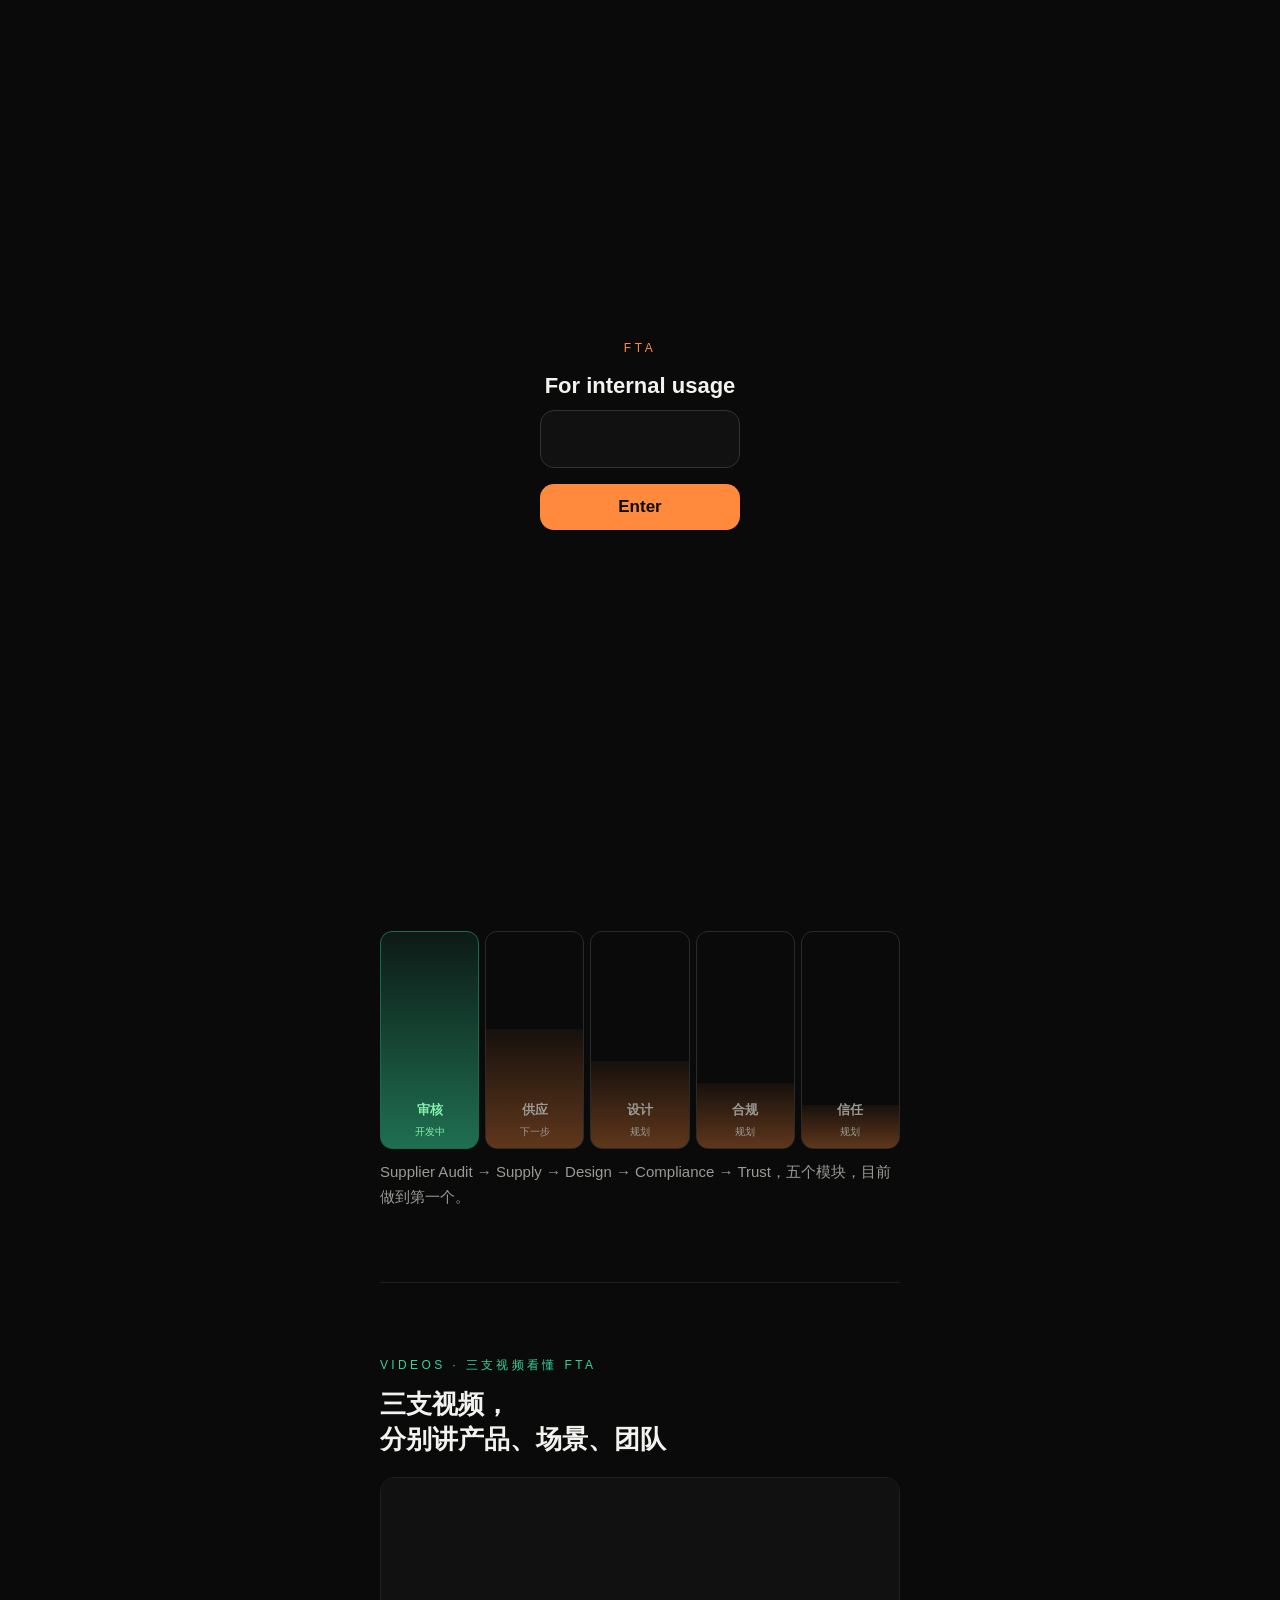
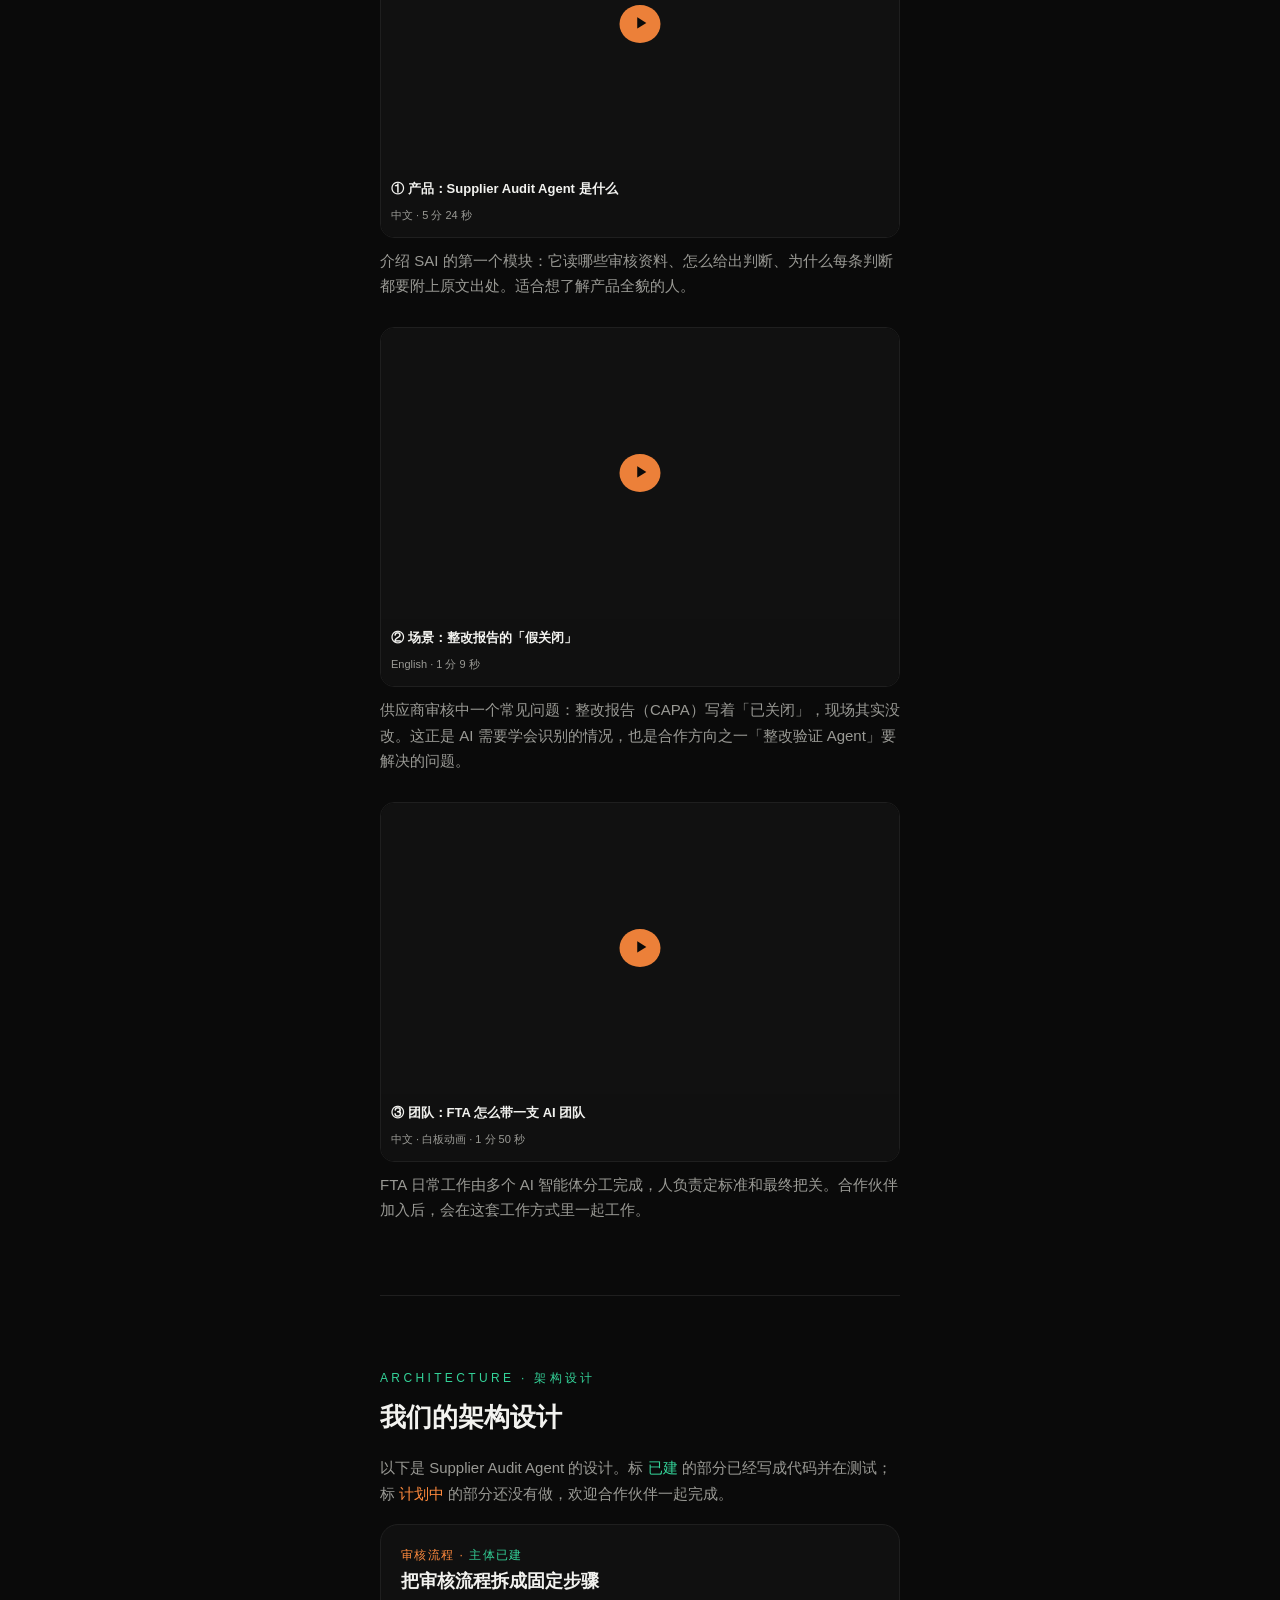
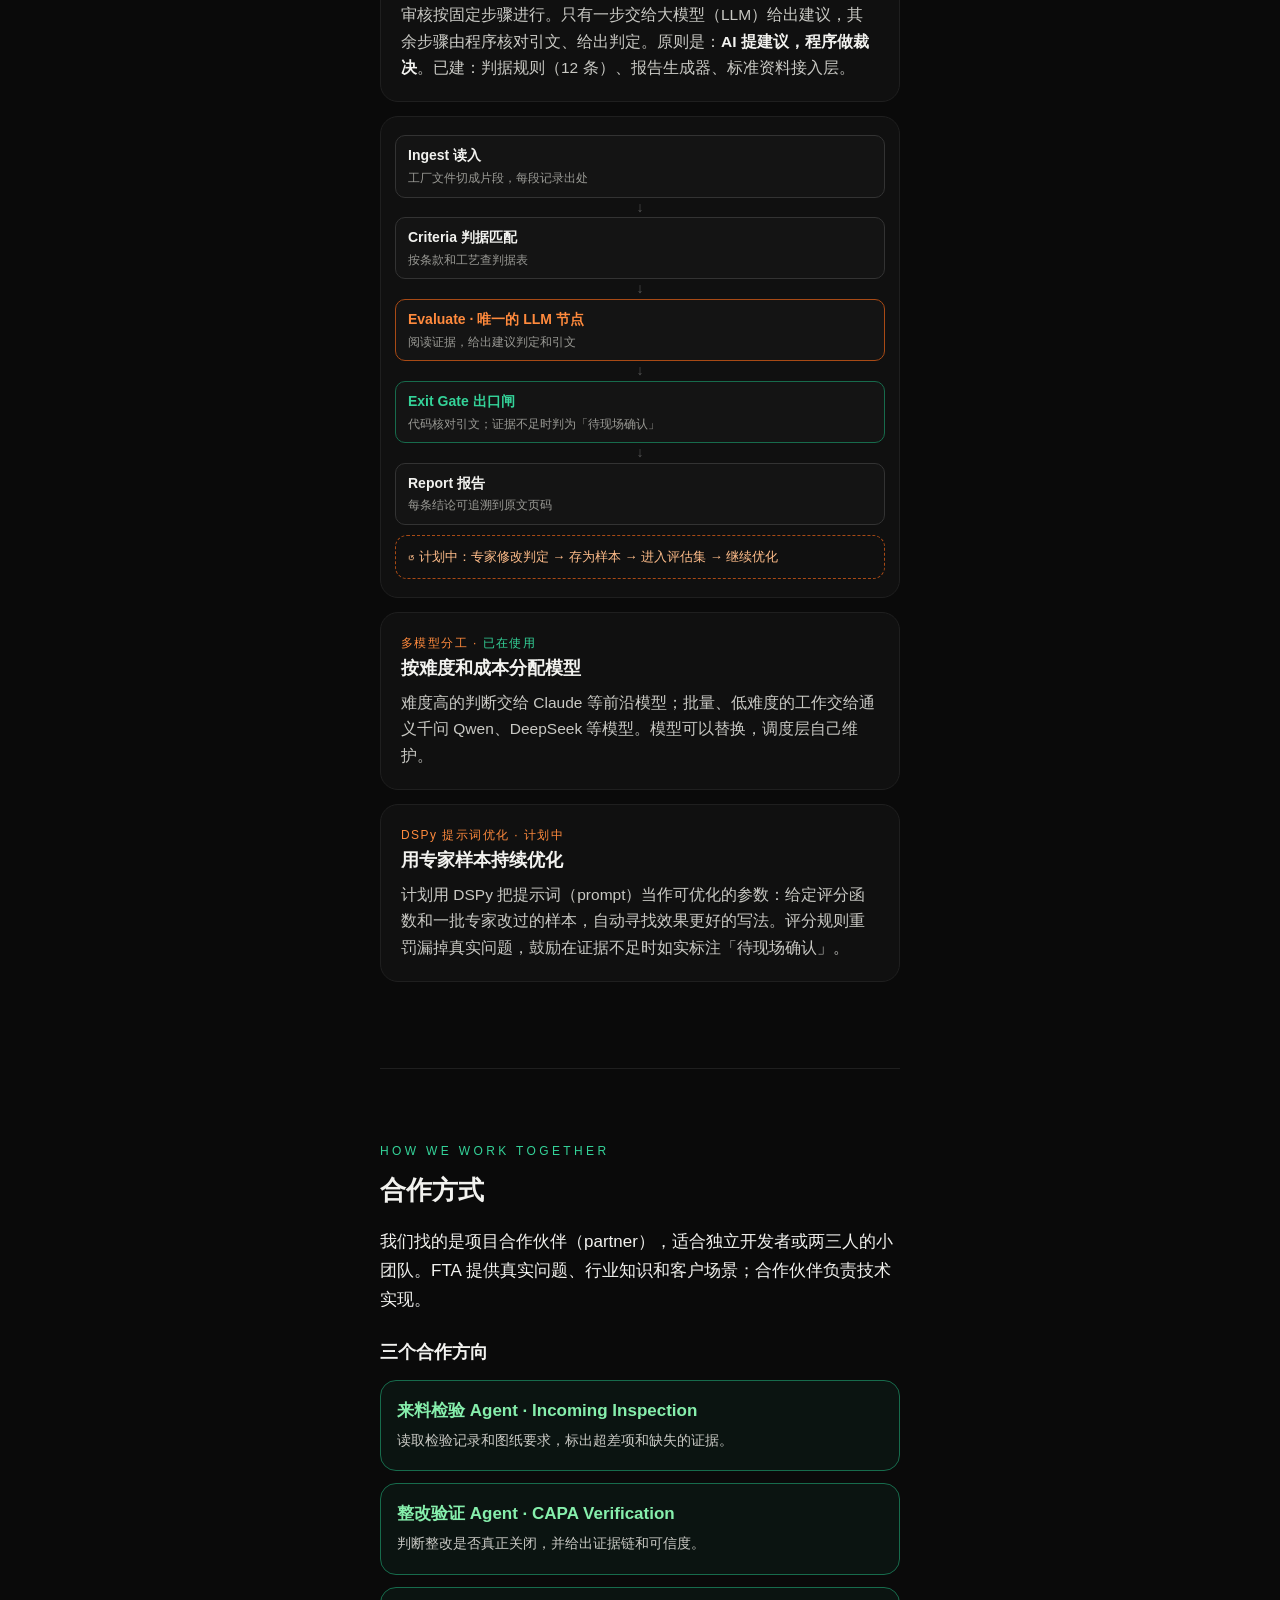
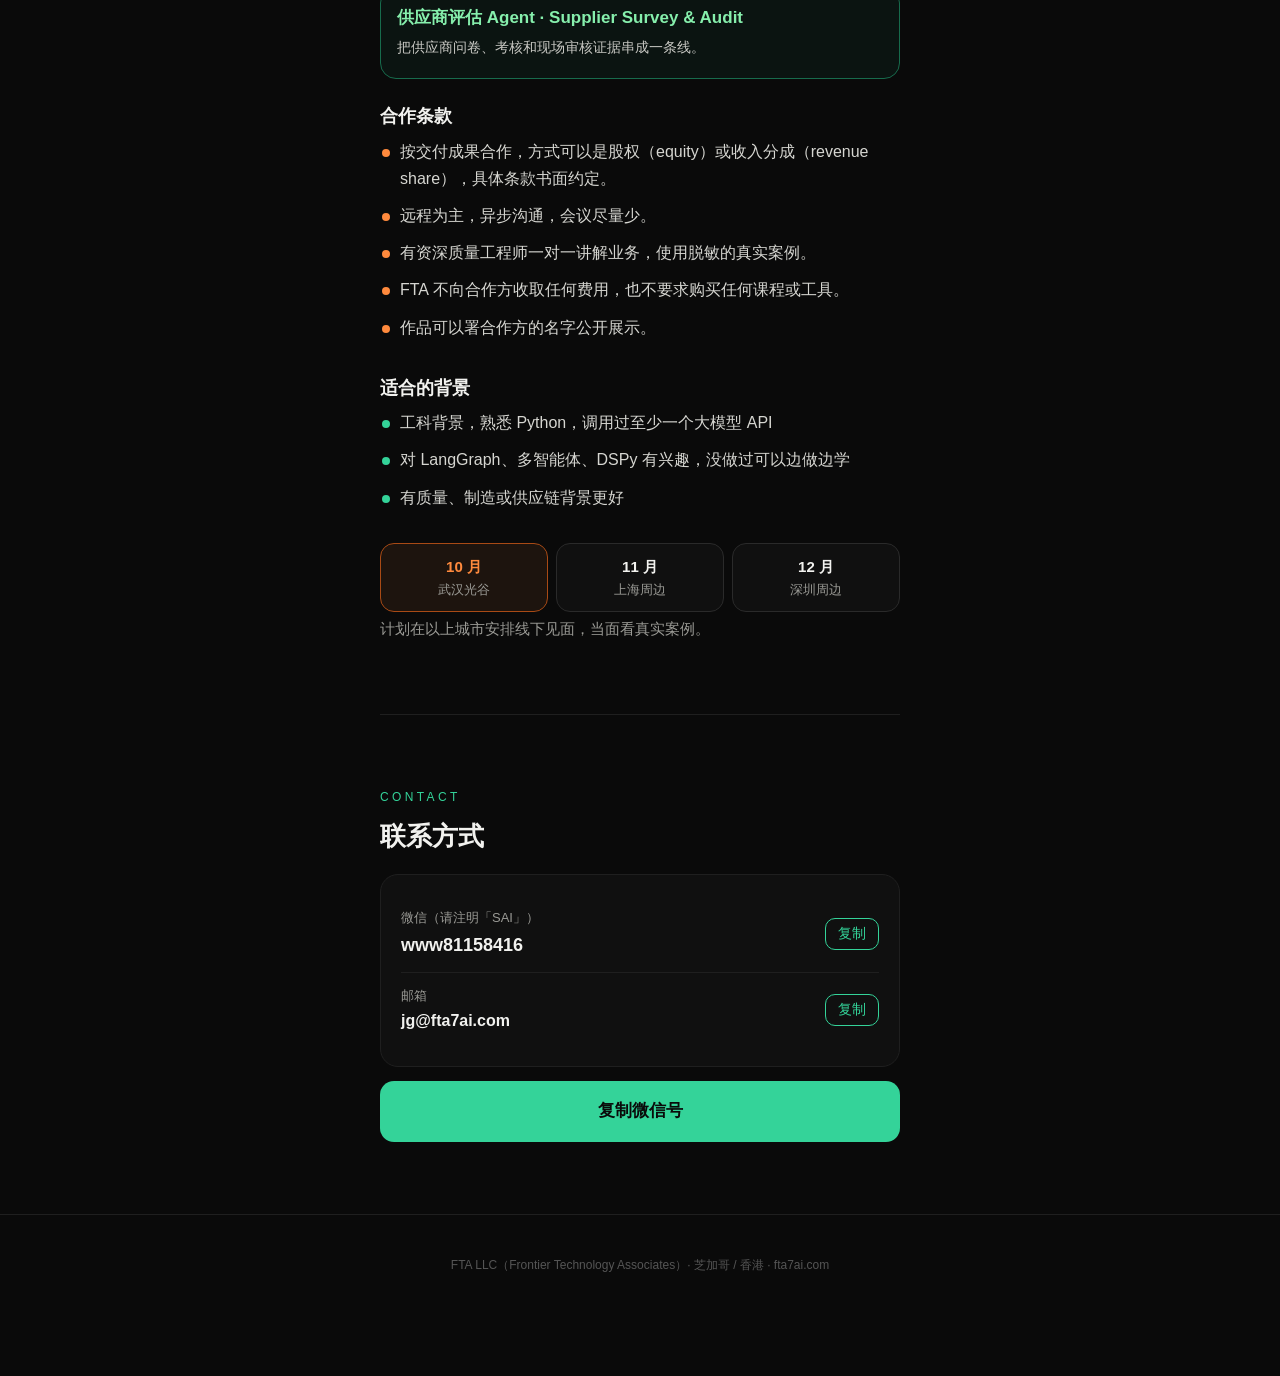
<file: cn/talent.html>
<!doctype html>
<html lang="zh-CN">
<head>
<meta charset="utf-8">
<meta name="viewport" content="width=device-width, initial-scale=1, viewport-fit=cover">
<meta name="robots" content="noindex,nofollow">
<title>FTA · SAI 技术合作伙伴</title>
<meta name="description" content="FTA 正在开发供应商质量审核 AI（SAI），寻找技术合作伙伴。">
<style>
:root{--bg:#0a0a0a;--fg:#f2f2ef;--mute:#9a9a95;--line:#1f1f1f;--card:#101010;
--or:#ff8a3d;--or-l:#ffbd8a;--or-d:#a84a15;--gr:#34d399;--gr-l:#86efac;--gr-d:#176b4c}
*{box-sizing:border-box;margin:0;padding:0}
html{scroll-behavior:smooth;scroll-padding-top:56px}
body{background:var(--bg);color:var(--fg);font-family:-apple-system,"PingFang SC","Hiragino Sans GB","Microsoft YaHei",sans-serif;line-height:1.7;font-size:17px;-webkit-text-size-adjust:100%}
.wrap{max-width:560px;margin:0 auto;padding:0 20px}
code,.mono{font-family:"SF Mono",Menlo,Consolas,monospace}
nav{position:sticky;top:0;z-index:50;background:rgba(10,10,10,.94);border-bottom:1px solid var(--line)}
nav .wrap{display:flex;gap:8px;overflow-x:auto;padding:10px 20px;scrollbar-width:none}
nav .wrap::-webkit-scrollbar{display:none}
nav a{flex:none;color:#cfcfca;text-decoration:none;font-size:13px;border:1px solid #333;border-radius:999px;padding:4px 12px}
section{padding:72px 0;border-top:1px solid var(--line)}
.hero{border-top:none;padding:60px 0 64px}
.kicker{font-size:12px;letter-spacing:.28em;color:var(--gr);margin-bottom:12px}
h1{font-size:38px;line-height:1.25;font-weight:900}
h2{font-size:26px;line-height:1.35;font-weight:800;margin-bottom:20px}
h3{font-size:18px;margin-bottom:6px}
.or{color:var(--or)}.gr{color:var(--gr)}
.lead{font-size:18px;color:#d6d6d1;margin-top:18px}
.mute{color:var(--mute);font-size:15px}
p+p{margin-top:12px}
.term{display:inline-block;font-family:"SF Mono",Menlo,monospace;font-size:13px;border:1px solid var(--gr-d);color:var(--gr-l);border-radius:6px;padding:2px 8px;margin:4px 6px 0 0}
.prompt{font-family:"SF Mono",Menlo,monospace;font-size:14px;color:var(--gr);margin-top:26px;border:1px solid var(--line);border-radius:12px;padding:12px 14px;background:#0d0d0d}
.prompt span{color:var(--mute)}
.blink{display:inline-block;width:8px;height:16px;background:var(--gr);vertical-align:-2px;animation:b 1s steps(1) infinite}
@keyframes b{50%{opacity:0}}
/* graph */
.graph{border:1px solid var(--line);border-radius:18px;padding:18px 14px;background:var(--card)}
.node{border:1px solid #333;border-radius:10px;padding:8px 12px;font-size:14px;background:#141414;position:relative}
.node small{display:block;color:var(--mute);font-size:12px}
.node.llm{border-color:var(--or-d)}
.node.llm b{color:var(--or)}
.node.exit{border-color:var(--gr-d)}
.node.exit b{color:var(--gr)}
.arrow{text-align:center;color:#555;font-size:14px;line-height:1.4}
.loop{margin-top:10px;border:1px dashed var(--or-d);border-radius:12px;padding:10px 12px;font-size:13px;color:var(--or-l)}
.legend{display:flex;gap:14px;flex-wrap:wrap;margin-top:12px;font-size:12px;color:var(--mute)}
.legend i{display:inline-block;width:10px;height:10px;border-radius:3px;margin-right:5px;vertical-align:-1px}
/* problems */
.prob{border:1px solid var(--line);border-radius:18px;padding:20px;background:var(--card);margin-bottom:14px}
.prob .no{font-size:12px;color:var(--or);letter-spacing:.12em}
.prob p{color:#c9c9c4;font-size:15.5px}
.prob .q{margin-top:10px;font-size:14px;color:var(--gr-l)}
/* rubric */
table{width:100%;border-collapse:collapse;font-size:14px}
td{border-bottom:1px solid var(--line);padding:10px 4px;vertical-align:top}
td:last-child{text-align:right;white-space:nowrap;color:var(--or);font-family:"SF Mono",Menlo,monospace}
/* video */
.eps{display:grid;grid-template-columns:1fr 1fr;gap:10px}
.vid{border:1px solid var(--line);border-radius:14px;overflow:hidden;background:#000}
.ph{display:block;width:100%;aspect-ratio:16/9;background:#111 center/cover no-repeat;border:0;position:relative;cursor:pointer}
.ph:after{content:"▶";position:absolute;left:50%;top:50%;transform:translate(-50%,-50%);width:38px;height:38px;border-radius:50%;background:rgba(255,138,61,.92);color:#0a0a0a;font-size:14px;display:flex;align-items:center;justify-content:center;padding-left:3px}
.vid video{width:100%;display:block}
.cap{padding:8px 10px;background:var(--card)}
.cap b{display:block;font-size:13px}.cap span{font-size:11px;color:var(--mute)}
ul.dots{list-style:none}
ul.dots li{position:relative;padding:0 0 10px 20px;font-size:16px;color:#d6d6d1}
ul.dots li:before{content:"";position:absolute;left:2px;top:11px;width:8px;height:8px;border-radius:50%;background:var(--gr)}
ul.dots.o li:before{background:var(--or)}
.btn{display:block;text-align:center;text-decoration:none;font-weight:800;font-size:17px;border-radius:14px;padding:16px;margin-top:14px;background:var(--gr);color:#0a0a0a}
.contact{border:1px solid var(--line);border-radius:18px;padding:20px;background:var(--card)}
.row{display:flex;justify-content:space-between;align-items:center;padding:12px 0;border-bottom:1px solid var(--line)}
.row:last-child{border-bottom:none}
.row .k{color:var(--mute);font-size:13px}.row .v{font-size:18px;font-weight:800}
.copy{background:none;border:1px solid var(--gr);color:var(--gr);border-radius:10px;padding:6px 12px;font-size:14px}
footer{padding:40px 0 100px;text-align:center;color:#555;font-size:12px;border-top:1px solid var(--line)}
#top{position:fixed;right:16px;bottom:20px;width:48px;height:48px;border-radius:50%;background:#161616;border:1px solid #444;color:var(--fg);font-size:13px;line-height:1.1;display:flex;align-items:center;justify-content:center;text-decoration:none;z-index:60}
#toast{position:fixed;left:50%;bottom:84px;transform:translateX(-50%);background:var(--gr);color:#0a0a0a;font-weight:700;padding:8px 18px;border-radius:999px;font-size:14px;display:none;z-index:70}
html,body{overflow-x:hidden;overscroll-behavior-x:none}
body{width:100%;position:relative;touch-action:pan-y}
#app{position:relative;width:100%;max-width:100vw;overflow:hidden}
.wrap>section{overflow-x:clip}
img,video,button,table{max-width:100%}
.prob,.node,.card2,td{min-width:0;overflow-wrap:anywhere}
.city{display:flex;gap:8px;margin:22px 0 4px}
.city div{flex:1;border:1px solid #2a2a2a;border-radius:14px;padding:10px 6px;text-align:center;background:#101010;font-size:13px;color:var(--mute)}
.city div b{display:block;font-size:15px;color:var(--fg)}
.city div.now{border-color:var(--or-d);background:rgba(255,138,61,.08)}
.city div.now b{color:var(--or)}
.card2{border:1px solid var(--gr-d);border-radius:16px;padding:16px;margin:12px 0;background:rgba(52,211,153,.05)}
.card2 b{color:var(--gr-l);display:block;font-size:17px}
.card2 span{font-size:14px;color:#c9c9c4}
.gates{display:grid;grid-template-columns:repeat(5,1fr);gap:6px;margin:22px 0 10px}
.gate{aspect-ratio:1/2.2;border-radius:12px;border:1px solid #2a2a2a;display:flex;flex-direction:column;justify-content:flex-end;align-items:center;padding:8px 2px;font-size:12px;color:var(--mute);text-align:center;position:relative;overflow:hidden}
.gate:before{content:"";position:absolute;left:0;right:0;bottom:0;height:var(--h);background:linear-gradient(0deg,rgba(255,138,61,.35),rgba(255,138,61,.05))}
.gate.on{border-color:var(--gr-d);color:var(--gr-l)}
.gate.on:before{background:linear-gradient(0deg,rgba(52,211,153,.5),rgba(52,211,153,.08))}
.gate i{font-style:normal;position:relative;font-weight:700;font-size:13px}
.gate em{font-style:normal;position:relative;font-size:10px;margin-top:2px}
.eps{display:grid;gap:14px}

html.lock body>*:not(#gate){display:none!important}
#gate{display:none}
html.lock #gate{display:flex;position:fixed;inset:0;z-index:99;background:var(--bg);flex-direction:column;align-items:center;justify-content:center;padding:24px;text-align:center}
#gate input{margin-top:22px;width:200px;font-size:28px;letter-spacing:.5em;text-align:center;background:#111;border:1px solid #333;border-radius:14px;color:var(--fg);padding:12px}
#gate button{margin-top:16px;width:200px;background:var(--or);color:#0a0a0a;border:0;border-radius:14px;padding:14px;font-size:17px;font-weight:800}
#gate .err{color:var(--or-l);font-size:14px;margin-top:12px;min-height:20px}
</style>
</head>
<body id="page-top">
<div id="ftagate" data-title="For internal usage"></div>
<script src="/gate.js"></script>

<nav><div class="wrap">
<a href="#about">关于 FTA</a><a href="#videos">视频</a><a href="#stack">架构</a><a href="#work">合作方式</a><a href="#contact">联系</a>
</div></nav>

<div id="app">
<div class="wrap">

<!-- 1 首屏 -->
<section class="hero">
<div class="kicker">FTA · SAI · 技术合作伙伴招募</div>
<h1>用 AI 做<span class="or">供应商质量审核</span>，<br>寻找<span class="gr">一起动手</span>的工程师</h1>
<p class="lead">FTA 是一家供应商质量咨询公司，总部在芝加哥，亚洲业务在香港。我们正在开发 SAI（Supply Assurance Intelligence，供应链保证智能），让 AI 协助完成供应商审核，每一条结论都能追溯到原始证据。</p>
<p class="mute" style="margin-top:14px">本页介绍我们在做什么、用什么技术、合作方式是怎样的。看完觉得合适，再加微信聊。</p>
</section>

<!-- 2 关于 -->
<section id="about">
<div class="kicker">ABOUT FTA</div>
<h2>先说清楚：<br>我们是谁、在做什么</h2>
<ul class="dots">
<li>创始人有约 30 年供应商质量工程经验，覆盖航空航天、汽车、医疗器械（ISO 13485、AS9100、IATF 16949）。</li>
<li>主要服务欧美客户，帮他们管理在亚洲的供应链。</li>
<li>SAI 的第一个模块 Supplier Audit Agent（供应商审核智能体）已在开发中，用脱敏的真实审核资料做测试。</li>
<li>后续模块按顺序推进：来料检验、整改验证、供应商评估。</li>
</ul>
<div class="gates">
<div class="gate on" style="--h:100%"><i>审核</i><em>开发中</em></div>
<div class="gate" style="--h:55%"><i>供应</i><em>下一步</em></div>
<div class="gate" style="--h:40%"><i>设计</i><em>规划</em></div>
<div class="gate" style="--h:30%"><i>合规</i><em>规划</em></div>
<div class="gate" style="--h:20%"><i>信任</i><em>规划</em></div>
</div>
<p class="mute">Supplier Audit → Supply → Design → Compliance → Trust，五个模块，目前做到第一个。</p>
</section>

<!-- 3 视频 -->
<section id="videos">
<div class="kicker">VIDEOS · 三支视频看懂 FTA</div>
<h2>三支视频，<br>分别讲产品、场景、团队</h2>

<div class="vid"><button class="ph" style="background-image:url(https://fta7ai.com/videos/SAA_Promo_202610_v5.3_CN_poster.jpg)" data-v="https://fta7ai.com/videos/SAA_Promo_202610_v5.3_CN.mp4"></button><div class="cap"><b>① 产品：Supplier Audit Agent 是什么</b><span>中文 · 5 分 24 秒</span></div></div>
<p class="mute" style="margin:10px 0 28px">介绍 SAI 的第一个模块：它读哪些审核资料、怎么给出判断、为什么每条判断都要附上原文出处。适合想了解产品全貌的人。</p>

<div class="vid"><button class="ph" style="background-image:url(https://fta7ai.com/videos/EP03_CAPA_202610_artist_voiceover_poster.jpg)" data-v="https://fta7ai.com/videos/EP03_CAPA_202610_artist_voiceover.mp4"></button><div class="cap"><b>② 场景：整改报告的「假关闭」</b><span>English · 1 分 9 秒</span></div></div>
<p class="mute" style="margin:10px 0 28px">供应商审核中一个常见问题：整改报告（CAPA）写着「已关闭」，现场其实没改。这正是 AI 需要学会识别的情况，也是合作方向之一「整改验证 Agent」要解决的问题。</p>

<div class="vid"><button class="ph" style="background-image:url(https://fta7ai.com/videos/EPG01_AITeam_CN_poster.jpg)" data-v="https://fta7ai.com/videos/EPG01_AITeam_CN.mp4"></button><div class="cap"><b>③ 团队：FTA 怎么带一支 AI 团队</b><span>中文 · 白板动画 · 1 分 50 秒</span></div></div>
<p class="mute" style="margin:10px 0 0">FTA 日常工作由多个 AI 智能体分工完成，人负责定标准和最终把关。合作伙伴加入后，会在这套工作方式里一起工作。</p>
</section>

<!-- 4 技术 -->
<section id="stack">
<div class="kicker">ARCHITECTURE · 架构设计</div>
<h2>我们的架构设计</h2>
<p class="mute" style="margin-bottom:18px">以下是 Supplier Audit Agent 的设计。标 <span class="gr">已建</span> 的部分已经写成代码并在测试；标 <span class="or">计划中</span> 的部分还没有做，欢迎合作伙伴一起完成。</p>

<div class="prob"><div class="no">审核流程 · <span class="gr">主体已建</span></div><h3>把审核流程拆成固定步骤</h3>
<p>审核按固定步骤进行。只有一步交给大模型（LLM）给出建议，其余步骤由程序核对引文、给出判定。原则是：<b style="color:var(--fg)">AI 提建议，程序做裁决</b>。已建：判据规则（12 条）、报告生成器、标准资料接入层。</p></div>
<div class="graph">
<div class="node"><b>Ingest 读入</b><small>工厂文件切成片段，每段记录出处</small></div>
<div class="arrow">↓</div>
<div class="node"><b>Criteria 判据匹配</b><small>按条款和工艺查判据表</small></div>
<div class="arrow">↓</div>
<div class="node llm"><b>Evaluate · 唯一的 LLM 节点</b><small>阅读证据，给出建议判定和引文</small></div>
<div class="arrow">↓</div>
<div class="node exit"><b>Exit Gate 出口闸</b><small>代码核对引文；证据不足时判为「待现场确认」</small></div>
<div class="arrow">↓</div>
<div class="node"><b>Report 报告</b><small>每条结论可追溯到原文页码</small></div>
<div class="loop">↺ 计划中：专家修改判定 → 存为样本 → 进入评估集 → 继续优化</div>
</div>

<div class="prob" style="margin-top:14px"><div class="no">多模型分工 · <span class="gr">已在使用</span></div><h3>按难度和成本分配模型</h3>
<p>难度高的判断交给 Claude 等前沿模型；批量、低难度的工作交给通义千问 Qwen、DeepSeek 等模型。模型可以替换，调度层自己维护。</p></div>

<div class="prob"><div class="no">DSPy 提示词优化 · <span class="or">计划中</span></div><h3>用专家样本持续优化</h3>
<p>计划用 DSPy 把提示词（prompt）当作可优化的参数：给定评分函数和一批专家改过的样本，自动寻找效果更好的写法。评分规则重罚漏掉真实问题，鼓励在证据不足时如实标注「待现场确认」。</p></div>
</section>

<!-- 5 合作方式 -->
<section id="work">
<div class="kicker">HOW WE WORK TOGETHER</div>
<h2>合作方式</h2>
<p>我们找的是项目合作伙伴（partner），适合独立开发者或两三人的小团队。FTA 提供真实问题、行业知识和客户场景；合作伙伴负责技术实现。</p>
<h3 style="margin-top:22px">三个合作方向</h3>
<div class="card2"><b>来料检验 Agent · Incoming Inspection</b><span>读取检验记录和图纸要求，标出超差项和缺失的证据。</span></div>
<div class="card2"><b>整改验证 Agent · CAPA Verification</b><span>判断整改是否真正关闭，并给出证据链和可信度。</span></div>
<div class="card2"><b>供应商评估 Agent · Supplier Survey &amp; Audit</b><span>把供应商问卷、考核和现场审核证据串成一条线。</span></div>

<h3 style="margin-top:22px">合作条款</h3>
<ul class="dots o">
<li>按交付成果合作，方式可以是股权（equity）或收入分成（revenue share），具体条款书面约定。</li>
<li>远程为主，异步沟通，会议尽量少。</li>
<li>有资深质量工程师一对一讲解业务，使用脱敏的真实案例。</li>
<li>FTA 不向合作方收取任何费用，也不要求购买任何课程或工具。</li>
<li>作品可以署合作方的名字公开展示。</li>
</ul>

<h3 style="margin-top:22px">适合的背景</h3>
<ul class="dots">
<li>工科背景，熟悉 Python，调用过至少一个大模型 API</li>
<li>对 LangGraph、多智能体、DSPy 有兴趣，没做过可以边做边学</li>
<li>有质量、制造或供应链背景更好</li>
</ul>

<div class="city">
<div class="now"><b>10 月</b>武汉光谷</div>
<div><b>11 月</b>上海周边</div>
<div><b>12 月</b>深圳周边</div>
</div>
<p class="mute">计划在以上城市安排线下见面，当面看真实案例。</p>
</section>

<!-- 6 联系 -->
<section id="contact">
<div class="kicker">CONTACT</div>
<h2>联系方式</h2>
<div class="contact">
<div class="row"><div><div class="k">微信（请注明「SAI」）</div><div class="v">www81158416</div></div><button class="copy" onclick="cp('www81158416')">复制</button></div>
<div class="row"><div><div class="k">邮箱</div><div class="v" style="font-size:16px">jg@fta7ai.com</div></div><button class="copy" onclick="cp('jg@fta7ai.com')">复制</button></div>
</div>
<a class="btn" href="#contact" onclick="cp('www81158416');return false;">复制微信号</a>
</section>

</div>
<footer>FTA LLC（Frontier Technology Associates）· 芝加哥 / 香港 · fta7ai.com</footer>
</div>
<a id="top" href="#page-top" aria-label="回到顶部">↑<br>顶部</a>
<div id="toast">已复制</div>
<script>

document.querySelectorAll('.ph').forEach(function(b){b.addEventListener('click',function(){var v=document.createElement('video');v.src=b.getAttribute('data-v');v.controls=true;v.autoplay=true;v.setAttribute('playsinline','');b.parentNode.replaceChild(v,b)})});
function cp(t){var ok=function(){var s=document.getElementById('toast');s.style.display='block';setTimeout(function(){s.style.display='none'},1500)};try{navigator.clipboard.writeText(t).then(ok,function(){fb(t);ok()})}catch(e){fb(t);ok()}}
function fb(t){var a=document.createElement('textarea');a.value=t;document.body.appendChild(a);a.select();try{document.execCommand('copy')}catch(e){}document.body.removeChild(a)}
</script>
</body>
</html>
</file>
<file: nav-public.css>
/* FTA public top nav: group 1 (main) | gap | group 2 (quiet). */
nav.menu{
  display:flex;
  align-items:center;
  margin-left:auto;
  flex-wrap:wrap;
  gap:0;
}
nav.menu .nav-group{display:flex;align-items:center;flex-wrap:wrap;gap:0}
nav.menu .nav-gap{
  display:inline-block;
  width:0;
  height:16px;
  margin:0 18px;
  border-left:1px solid var(--line, #E7EAE0);
  align-self:center;
  flex:0 0 0;
}
nav.menu .nav-quiet a{
  font-size:13px;
  font-weight:500;
  color:#8a9084;
}
nav.menu .nav-quiet a:hover{color:var(--ink, #20261C)}
nav.menu .nav-quiet a.active{color:var(--ink, #20261C);font-weight:600;border-bottom-color:currentColor}

/* Dark Insight Series header */
.nav-dark nav.menu .nav-gap{border-left-color:#3a4a63}
.nav-dark nav.menu .nav-quiet a{color:#8a9bb0}
.nav-dark nav.menu .nav-quiet a:hover,
.nav-dark nav.menu .nav-quiet a.active{color:#e8eef7}

@media (max-width: 900px){
  header .nav, header .wrap.nav{
    height:auto;
    min-height:64px;
    flex-wrap:wrap;
    padding:10px 0;
    gap:8px 16px;
  }
  nav.menu{
    display:flex !important;
    width:100%;
    margin-left:0;
    row-gap:8px;
    order:3;
  }
  nav.menu .nav-gap{margin:0 12px;height:14px}
  header .cta-btn{margin-left:auto}
}
</file>
